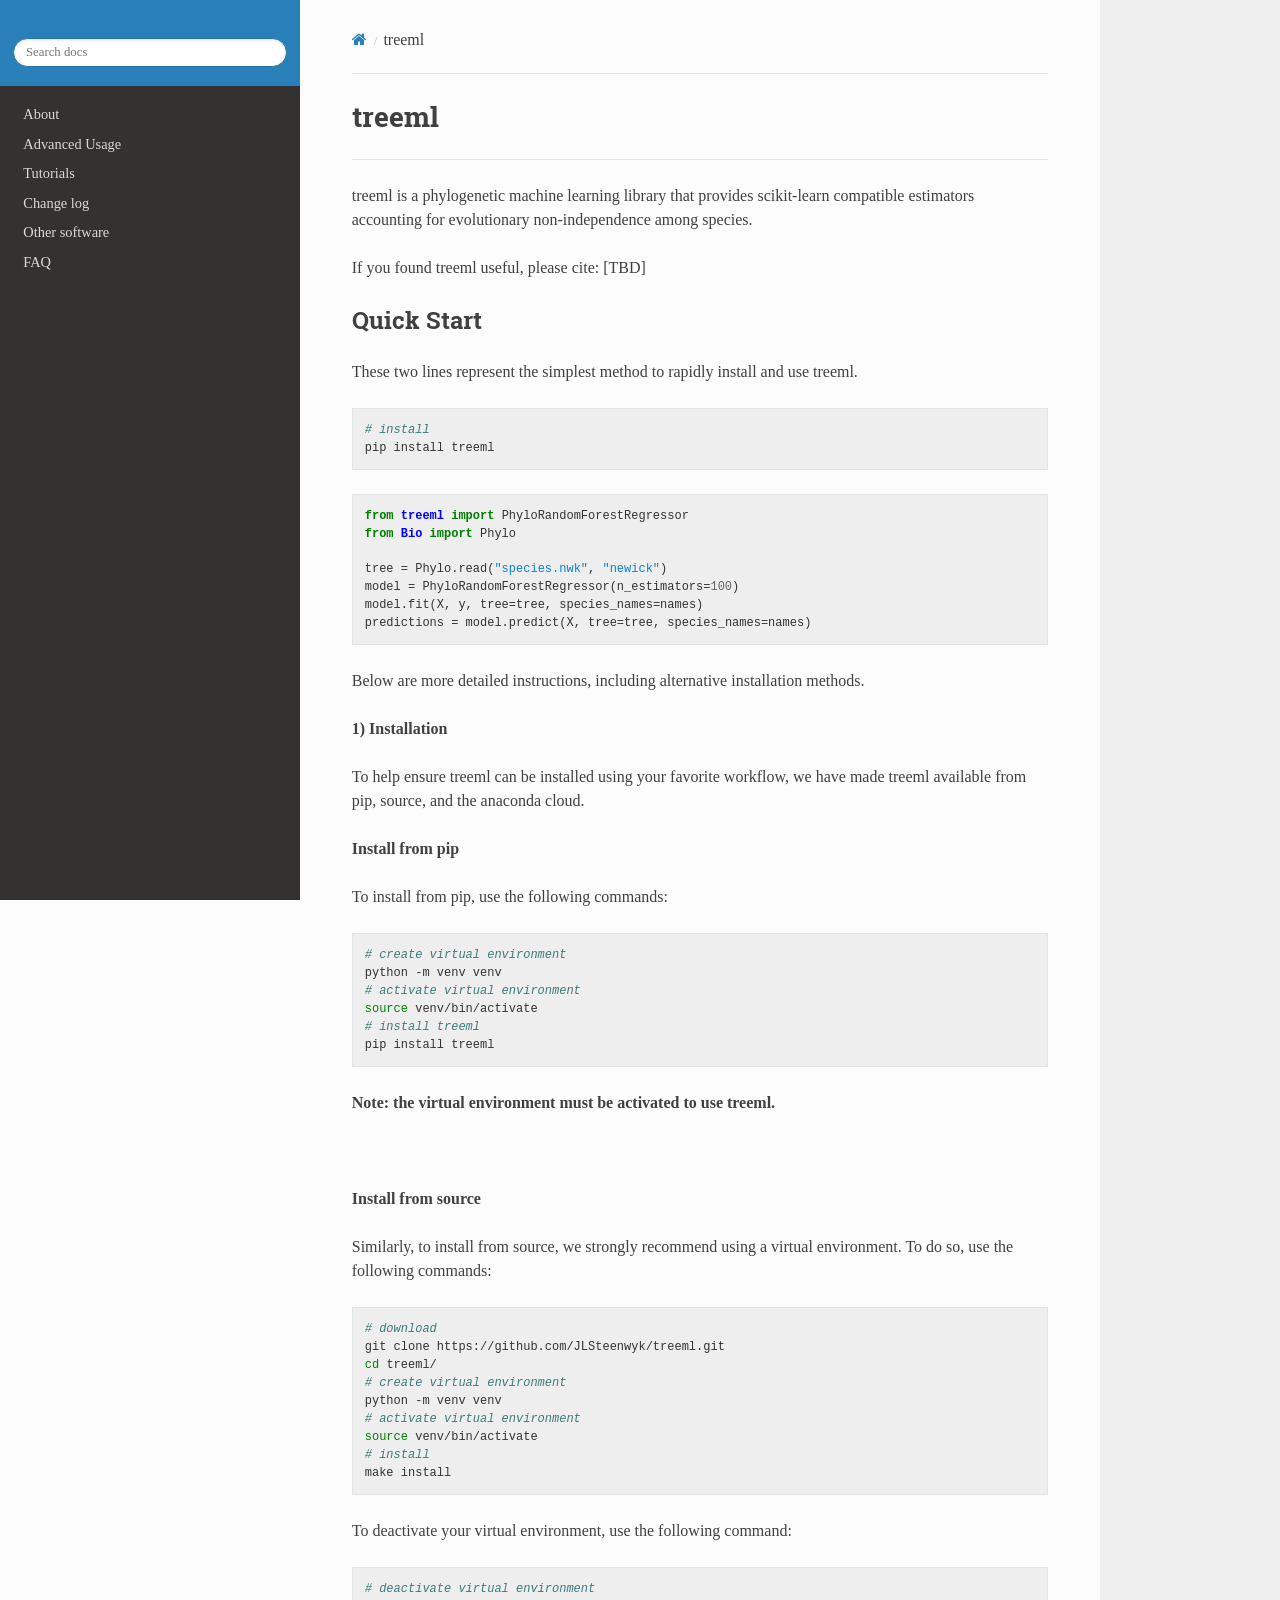
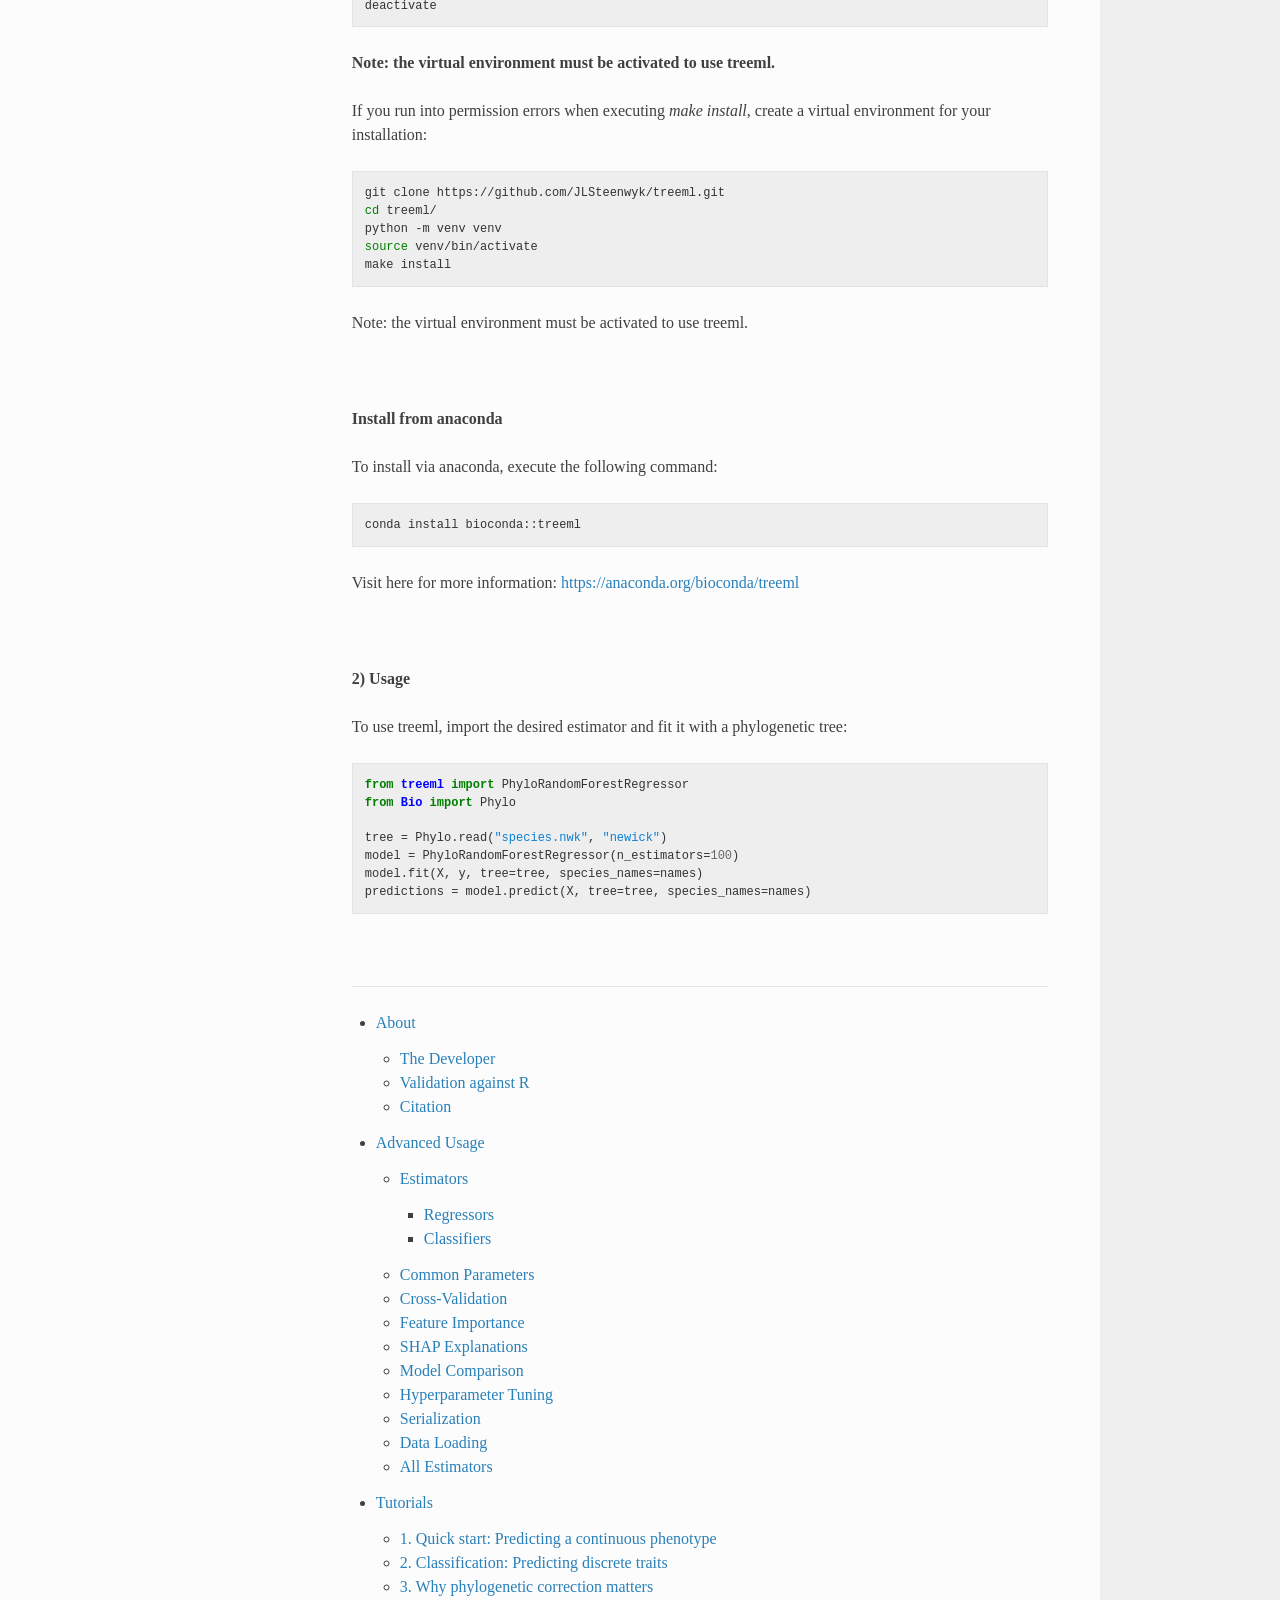
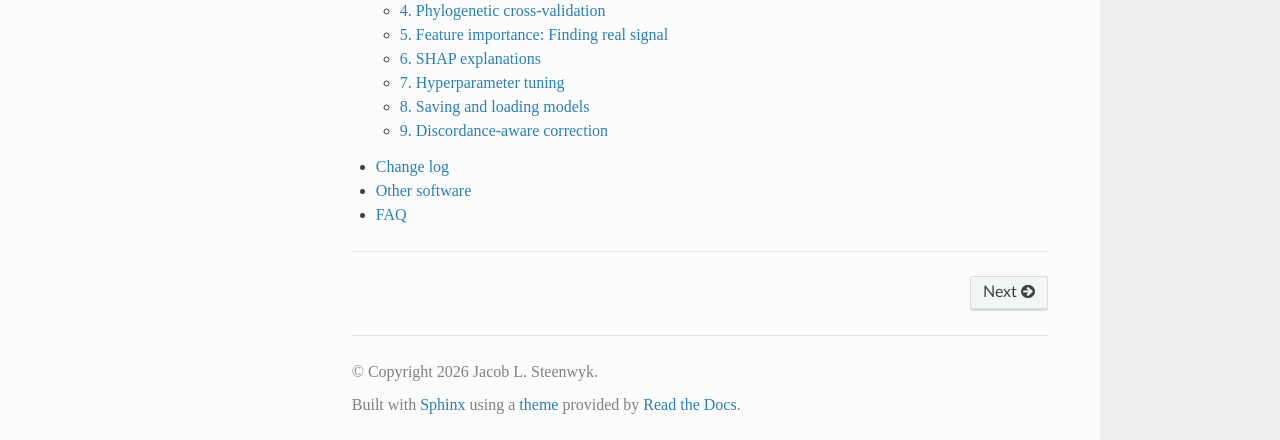
<file: index.html>
<!DOCTYPE html>
<html class="writer-html5" lang="en" data-content_root="./">
<head>
  <meta charset="utf-8" /><meta name="viewport" content="width=device-width, initial-scale=1" />

  <meta name="viewport" content="width=device-width, initial-scale=1.0" />
  <title>treeml &mdash; treeml  documentation</title>
      <link rel="stylesheet" type="text/css" href="_static/pygments.css?v=b86133f3" />
      <link rel="stylesheet" type="text/css" href="_static/css/theme.css?v=9edc463e" />
      <link rel="stylesheet" type="text/css" href="_static/custom.css?v=83f1d849" />

  
      <script src="_static/jquery.js?v=5d32c60e"></script>
      <script src="_static/_sphinx_javascript_frameworks_compat.js?v=2cd50e6c"></script>
      <script src="_static/documentation_options.js?v=5929fcd5"></script>
      <script src="_static/doctools.js?v=fd6eb6e6"></script>
      <script src="_static/sphinx_highlight.js?v=6ffebe34"></script>
    <script src="_static/js/theme.js"></script>
    <link rel="index" title="Index" href="genindex.html" />
    <link rel="search" title="Search" href="search.html" />
    <link rel="next" title="About" href="about/index.html" /> 
</head>

<body class="wy-body-for-nav"> 
  <div class="wy-grid-for-nav">
    <nav data-toggle="wy-nav-shift" class="wy-nav-side">
      <div class="wy-side-scroll">
        <div class="wy-side-nav-search" >

          
          
          <a href="#">
            
          </a>
<div role="search">
  <form id="rtd-search-form" class="wy-form" action="search.html" method="get">
    <input type="text" name="q" placeholder="Search docs" aria-label="Search docs" />
    <input type="hidden" name="check_keywords" value="yes" />
    <input type="hidden" name="area" value="default" />
  </form>
</div>
        </div><div class="wy-menu wy-menu-vertical" data-spy="affix" role="navigation" aria-label="Navigation menu">
              <ul>
<li class="toctree-l1"><a class="reference internal" href="about/index.html">About</a></li>
<li class="toctree-l1"><a class="reference internal" href="advanced/index.html">Advanced Usage</a></li>
<li class="toctree-l1"><a class="reference internal" href="tutorials/index.html">Tutorials</a></li>
<li class="toctree-l1"><a class="reference internal" href="change_log/index.html">Change log</a></li>
<li class="toctree-l1"><a class="reference internal" href="other_software/index.html">Other software</a></li>
<li class="toctree-l1"><a class="reference internal" href="frequently_asked_questions/index.html">FAQ</a></li>
</ul>

        </div>
      </div>
    </nav>

    <section data-toggle="wy-nav-shift" class="wy-nav-content-wrap"><nav class="wy-nav-top" aria-label="Mobile navigation menu" >
          <i data-toggle="wy-nav-top" class="fa fa-bars"></i>
          <a href="#">treeml</a>
      </nav>

      <div class="wy-nav-content">
        <div class="rst-content">
          <div role="navigation" aria-label="Page navigation">
  <ul class="wy-breadcrumbs">
      <li><a href="#" class="icon icon-home" aria-label="Home"></a></li>
      <li class="breadcrumb-item active">treeml</li>
      <li class="wy-breadcrumbs-aside">
      </li>
  </ul>
  <hr/>
</div>
          <div role="main" class="document" itemscope="itemscope" itemtype="http://schema.org/Article">
           <div itemprop="articleBody">
             
  <section id="treeml">
<h1>treeml<a class="headerlink" href="#treeml" title="Link to this heading"></a></h1>
<hr class="docutils" />
<p>treeml is a phylogenetic machine learning library that provides scikit-learn compatible estimators accounting for evolutionary non-independence among species.</p>
<p>If you found treeml useful, please cite: [TBD]</p>
<section id="quick-start">
<h2>Quick Start<a class="headerlink" href="#quick-start" title="Link to this heading"></a></h2>
<p>These two lines represent the simplest method to rapidly install and use treeml.</p>
<div class="highlight-shell notranslate"><div class="highlight"><pre><span></span><span class="c1"># install</span>
pip<span class="w"> </span>install<span class="w"> </span>treeml
</pre></div>
</div>
<div class="highlight-python notranslate"><div class="highlight"><pre><span></span><span class="kn">from</span><span class="w"> </span><span class="nn">treeml</span><span class="w"> </span><span class="kn">import</span> <span class="n">PhyloRandomForestRegressor</span>
<span class="kn">from</span><span class="w"> </span><span class="nn">Bio</span><span class="w"> </span><span class="kn">import</span> <span class="n">Phylo</span>

<span class="n">tree</span> <span class="o">=</span> <span class="n">Phylo</span><span class="o">.</span><span class="n">read</span><span class="p">(</span><span class="s2">&quot;species.nwk&quot;</span><span class="p">,</span> <span class="s2">&quot;newick&quot;</span><span class="p">)</span>
<span class="n">model</span> <span class="o">=</span> <span class="n">PhyloRandomForestRegressor</span><span class="p">(</span><span class="n">n_estimators</span><span class="o">=</span><span class="mi">100</span><span class="p">)</span>
<span class="n">model</span><span class="o">.</span><span class="n">fit</span><span class="p">(</span><span class="n">X</span><span class="p">,</span> <span class="n">y</span><span class="p">,</span> <span class="n">tree</span><span class="o">=</span><span class="n">tree</span><span class="p">,</span> <span class="n">species_names</span><span class="o">=</span><span class="n">names</span><span class="p">)</span>
<span class="n">predictions</span> <span class="o">=</span> <span class="n">model</span><span class="o">.</span><span class="n">predict</span><span class="p">(</span><span class="n">X</span><span class="p">,</span> <span class="n">tree</span><span class="o">=</span><span class="n">tree</span><span class="p">,</span> <span class="n">species_names</span><span class="o">=</span><span class="n">names</span><span class="p">)</span>
</pre></div>
</div>
<p>Below are more detailed instructions, including alternative installation methods.</p>
<p><strong>1) Installation</strong></p>
<p>To help ensure treeml can be installed using your favorite workflow, we have made treeml available from pip, source, and the anaconda cloud.</p>
<p><strong>Install from pip</strong></p>
<p>To install from pip, use the following commands:</p>
<div class="highlight-shell notranslate"><div class="highlight"><pre><span></span><span class="c1"># create virtual environment</span>
python<span class="w"> </span>-m<span class="w"> </span>venv<span class="w"> </span>venv
<span class="c1"># activate virtual environment</span>
<span class="nb">source</span><span class="w"> </span>venv/bin/activate
<span class="c1"># install treeml</span>
pip<span class="w"> </span>install<span class="w"> </span>treeml
</pre></div>
</div>
<p><strong>Note: the virtual environment must be activated to use treeml.</strong></p>
<div class="line-block">
<div class="line"><br /></div>
</div>
<p><strong>Install from source</strong></p>
<p>Similarly, to install from source, we strongly recommend using a virtual environment. To do so, use the following commands:</p>
<div class="highlight-shell notranslate"><div class="highlight"><pre><span></span><span class="c1"># download</span>
git<span class="w"> </span>clone<span class="w"> </span>https://github.com/JLSteenwyk/treeml.git
<span class="nb">cd</span><span class="w"> </span>treeml/
<span class="c1"># create virtual environment</span>
python<span class="w"> </span>-m<span class="w"> </span>venv<span class="w"> </span>venv
<span class="c1"># activate virtual environment</span>
<span class="nb">source</span><span class="w"> </span>venv/bin/activate
<span class="c1"># install</span>
make<span class="w"> </span>install
</pre></div>
</div>
<p>To deactivate your virtual environment, use the following command:</p>
<div class="highlight-shell notranslate"><div class="highlight"><pre><span></span><span class="c1"># deactivate virtual environment</span>
deactivate
</pre></div>
</div>
<p><strong>Note: the virtual environment must be activated to use treeml.</strong></p>
<p>If you run into permission errors when executing <em>make install</em>, create a
virtual environment for your installation:</p>
<div class="highlight-shell notranslate"><div class="highlight"><pre><span></span>git<span class="w"> </span>clone<span class="w"> </span>https://github.com/JLSteenwyk/treeml.git
<span class="nb">cd</span><span class="w"> </span>treeml/
python<span class="w"> </span>-m<span class="w"> </span>venv<span class="w"> </span>venv
<span class="nb">source</span><span class="w"> </span>venv/bin/activate
make<span class="w"> </span>install
</pre></div>
</div>
<p>Note: the virtual environment must be activated to use treeml.</p>
<div class="line-block">
<div class="line"><br /></div>
</div>
<p><strong>Install from anaconda</strong></p>
<p>To install via anaconda, execute the following command:</p>
<div class="highlight-shell notranslate"><div class="highlight"><pre><span></span>conda<span class="w"> </span>install<span class="w"> </span>bioconda::treeml
</pre></div>
</div>
<p>Visit here for more information: <a class="reference external" href="https://anaconda.org/bioconda/treeml">https://anaconda.org/bioconda/treeml</a></p>
<div class="line-block">
<div class="line"><br /></div>
</div>
<p><strong>2) Usage</strong></p>
<p>To use treeml, import the desired estimator and fit it with a phylogenetic tree:</p>
<div class="highlight-python notranslate"><div class="highlight"><pre><span></span><span class="kn">from</span><span class="w"> </span><span class="nn">treeml</span><span class="w"> </span><span class="kn">import</span> <span class="n">PhyloRandomForestRegressor</span>
<span class="kn">from</span><span class="w"> </span><span class="nn">Bio</span><span class="w"> </span><span class="kn">import</span> <span class="n">Phylo</span>

<span class="n">tree</span> <span class="o">=</span> <span class="n">Phylo</span><span class="o">.</span><span class="n">read</span><span class="p">(</span><span class="s2">&quot;species.nwk&quot;</span><span class="p">,</span> <span class="s2">&quot;newick&quot;</span><span class="p">)</span>
<span class="n">model</span> <span class="o">=</span> <span class="n">PhyloRandomForestRegressor</span><span class="p">(</span><span class="n">n_estimators</span><span class="o">=</span><span class="mi">100</span><span class="p">)</span>
<span class="n">model</span><span class="o">.</span><span class="n">fit</span><span class="p">(</span><span class="n">X</span><span class="p">,</span> <span class="n">y</span><span class="p">,</span> <span class="n">tree</span><span class="o">=</span><span class="n">tree</span><span class="p">,</span> <span class="n">species_names</span><span class="o">=</span><span class="n">names</span><span class="p">)</span>
<span class="n">predictions</span> <span class="o">=</span> <span class="n">model</span><span class="o">.</span><span class="n">predict</span><span class="p">(</span><span class="n">X</span><span class="p">,</span> <span class="n">tree</span><span class="o">=</span><span class="n">tree</span><span class="p">,</span> <span class="n">species_names</span><span class="o">=</span><span class="n">names</span><span class="p">)</span>
</pre></div>
</div>
<div class="line-block">
<div class="line"><br /></div>
</div>
<hr class="docutils" />
<div class="toctree-wrapper compound">
<ul>
<li class="toctree-l1"><a class="reference internal" href="about/index.html">About</a><ul>
<li class="toctree-l2"><a class="reference internal" href="about/index.html#the-developer">The Developer</a></li>
<li class="toctree-l2"><a class="reference internal" href="about/index.html#validation-against-r">Validation against R</a></li>
<li class="toctree-l2"><a class="reference internal" href="about/index.html#citation">Citation</a></li>
</ul>
</li>
<li class="toctree-l1"><a class="reference internal" href="advanced/index.html">Advanced Usage</a><ul>
<li class="toctree-l2"><a class="reference internal" href="advanced/index.html#estimators">Estimators</a><ul>
<li class="toctree-l3"><a class="reference internal" href="advanced/index.html#regressors">Regressors</a></li>
<li class="toctree-l3"><a class="reference internal" href="advanced/index.html#classifiers">Classifiers</a></li>
</ul>
</li>
<li class="toctree-l2"><a class="reference internal" href="advanced/index.html#common-parameters">Common Parameters</a></li>
<li class="toctree-l2"><a class="reference internal" href="advanced/index.html#cross-validation">Cross-Validation</a></li>
<li class="toctree-l2"><a class="reference internal" href="advanced/index.html#feature-importance">Feature Importance</a></li>
<li class="toctree-l2"><a class="reference internal" href="advanced/index.html#shap-explanations">SHAP Explanations</a></li>
<li class="toctree-l2"><a class="reference internal" href="advanced/index.html#model-comparison">Model Comparison</a></li>
<li class="toctree-l2"><a class="reference internal" href="advanced/index.html#hyperparameter-tuning">Hyperparameter Tuning</a></li>
<li class="toctree-l2"><a class="reference internal" href="advanced/index.html#serialization">Serialization</a></li>
<li class="toctree-l2"><a class="reference internal" href="advanced/index.html#data-loading">Data Loading</a></li>
<li class="toctree-l2"><a class="reference internal" href="advanced/index.html#all-estimators">All Estimators</a></li>
</ul>
</li>
<li class="toctree-l1"><a class="reference internal" href="tutorials/index.html">Tutorials</a><ul>
<li class="toctree-l2"><a class="reference internal" href="tutorials/index.html#quick-start-predicting-a-continuous-phenotype">1. Quick start: Predicting a continuous phenotype</a></li>
<li class="toctree-l2"><a class="reference internal" href="tutorials/index.html#classification-predicting-discrete-traits">2. Classification: Predicting discrete traits</a></li>
<li class="toctree-l2"><a class="reference internal" href="tutorials/index.html#why-phylogenetic-correction-matters">3. Why phylogenetic correction matters</a></li>
<li class="toctree-l2"><a class="reference internal" href="tutorials/index.html#phylogenetic-cross-validation">4. Phylogenetic cross-validation</a></li>
<li class="toctree-l2"><a class="reference internal" href="tutorials/index.html#feature-importance-finding-real-signal">5. Feature importance: Finding real signal</a></li>
<li class="toctree-l2"><a class="reference internal" href="tutorials/index.html#shap-explanations">6. SHAP explanations</a></li>
<li class="toctree-l2"><a class="reference internal" href="tutorials/index.html#hyperparameter-tuning">7. Hyperparameter tuning</a></li>
<li class="toctree-l2"><a class="reference internal" href="tutorials/index.html#saving-and-loading-models">8. Saving and loading models</a></li>
<li class="toctree-l2"><a class="reference internal" href="tutorials/index.html#discordance-aware-correction">9. Discordance-aware correction</a></li>
</ul>
</li>
<li class="toctree-l1"><a class="reference internal" href="change_log/index.html">Change log</a></li>
<li class="toctree-l1"><a class="reference internal" href="other_software/index.html">Other software</a></li>
<li class="toctree-l1"><a class="reference internal" href="frequently_asked_questions/index.html">FAQ</a></li>
</ul>
</div>
<hr class="docutils" />
</section>
</section>


           </div>
          </div>
          <footer><div class="rst-footer-buttons" role="navigation" aria-label="Footer">
        <a href="about/index.html" class="btn btn-neutral float-right" title="About" accesskey="n" rel="next">Next <span class="fa fa-arrow-circle-right" aria-hidden="true"></span></a>
    </div>

  <hr/>

  <div role="contentinfo">
    <p>&#169; Copyright 2026 Jacob L. Steenwyk.</p>
  </div>

  Built with <a href="https://www.sphinx-doc.org/">Sphinx</a> using a
    <a href="https://github.com/readthedocs/sphinx_rtd_theme">theme</a>
    provided by <a href="https://readthedocs.org">Read the Docs</a>.
   

</footer>
        </div>
      </div>
    </section>
  </div>
  <script>
      jQuery(function () {
          SphinxRtdTheme.Navigation.enable(true);
      });
  </script> 

</body>
</html>
</file>
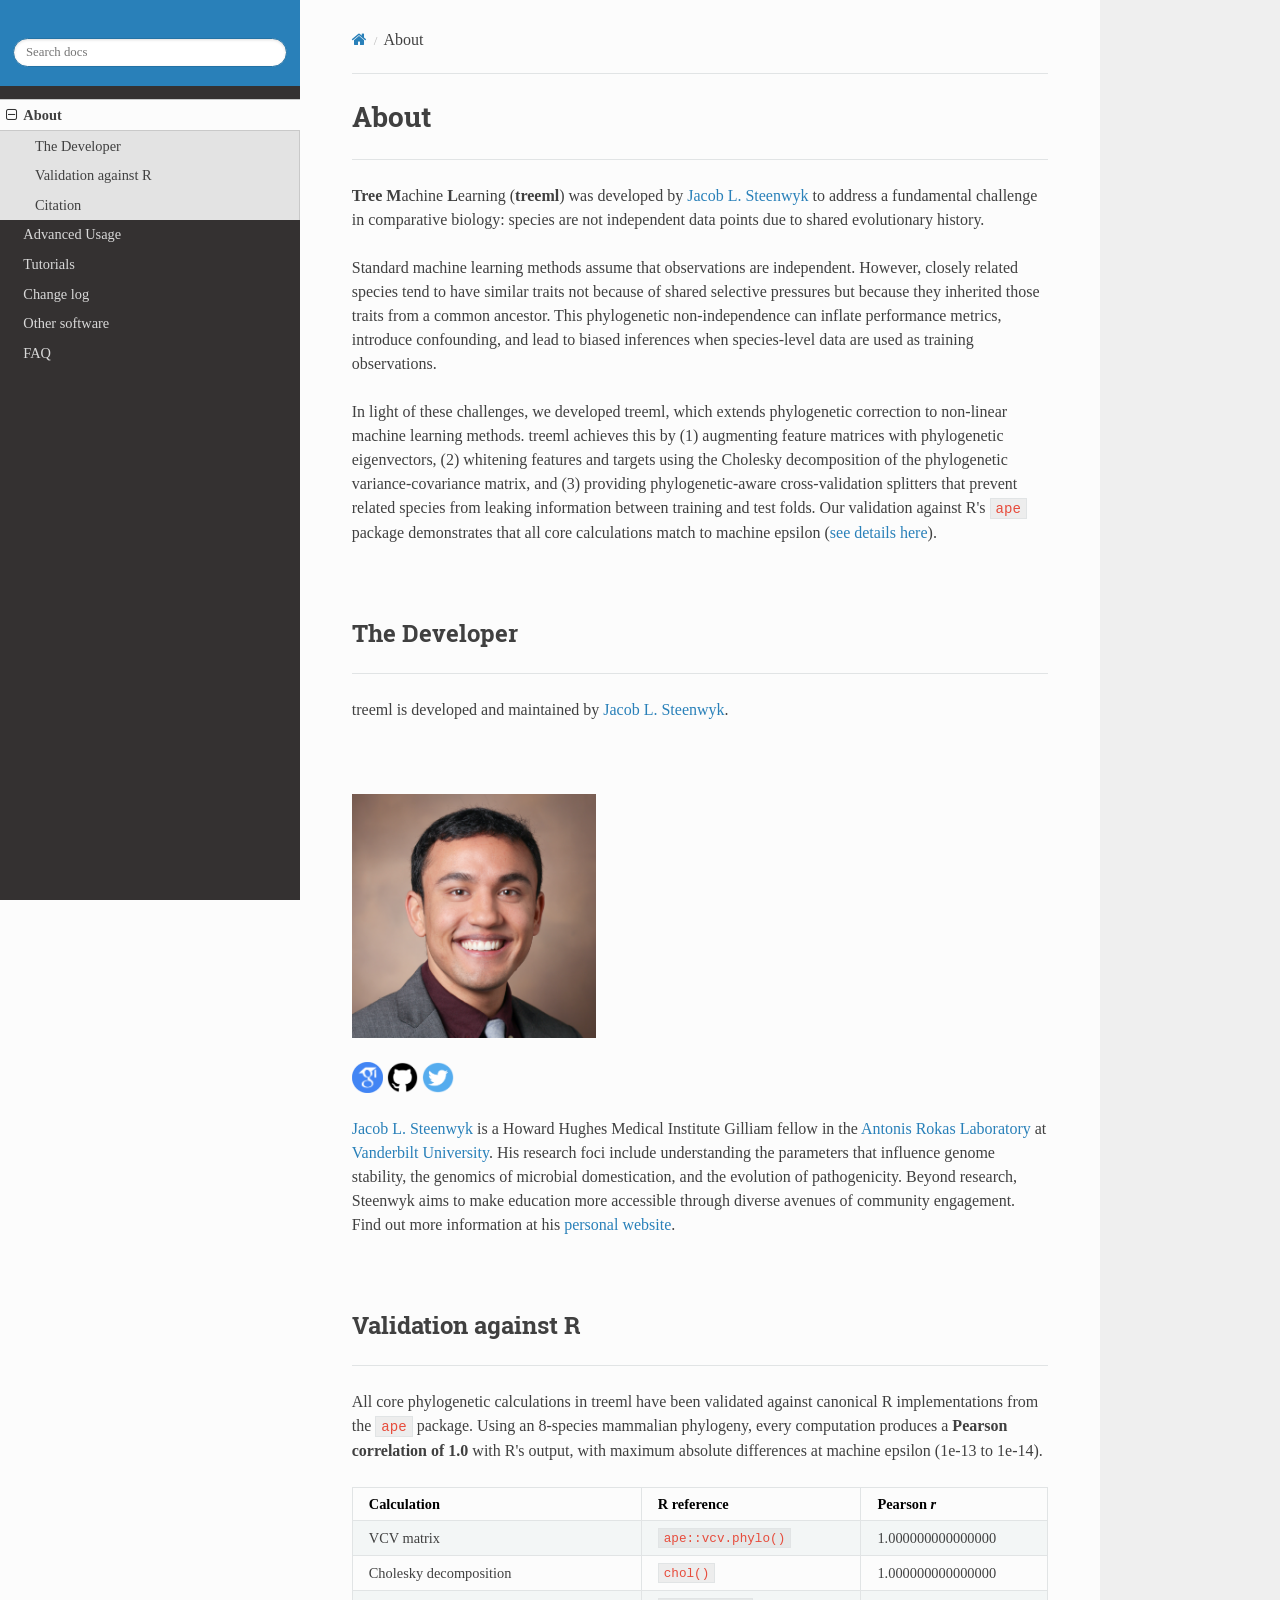
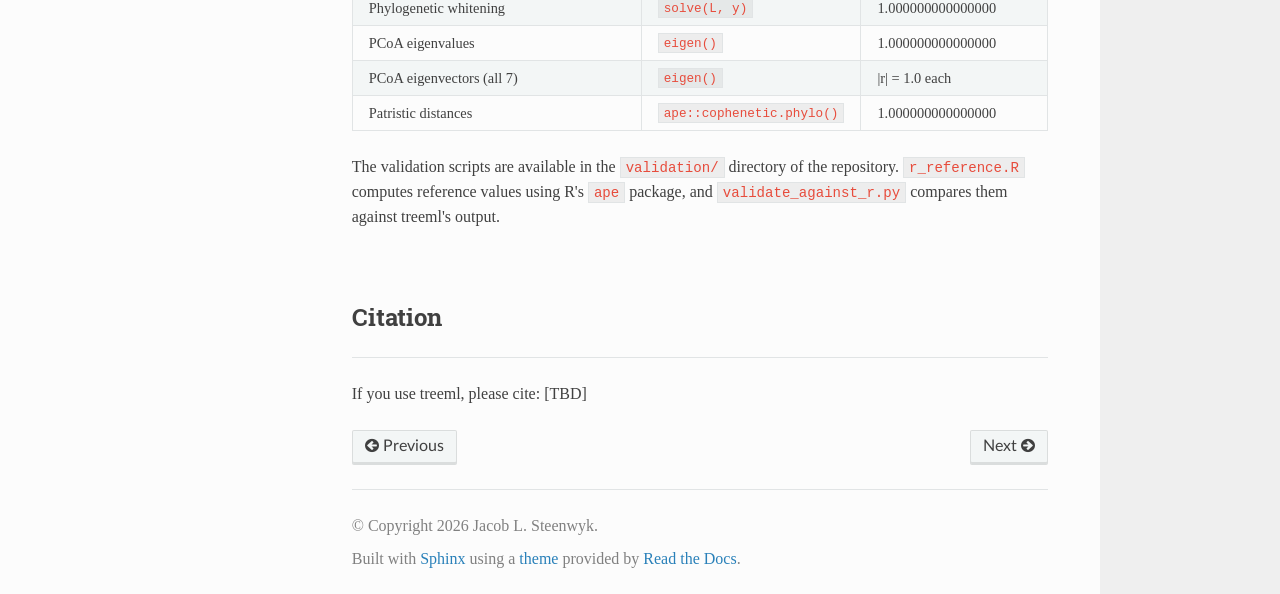
<file: about/index.html>
<!DOCTYPE html>
<html class="writer-html5" lang="en" data-content_root="../">
<head>
  <meta charset="utf-8" /><meta name="viewport" content="width=device-width, initial-scale=1" />

  <meta name="viewport" content="width=device-width, initial-scale=1.0" />
  <title>About &mdash; treeml  documentation</title>
      <link rel="stylesheet" type="text/css" href="../_static/pygments.css?v=b86133f3" />
      <link rel="stylesheet" type="text/css" href="../_static/css/theme.css?v=9edc463e" />
      <link rel="stylesheet" type="text/css" href="../_static/custom.css?v=83f1d849" />

  
      <script src="../_static/jquery.js?v=5d32c60e"></script>
      <script src="../_static/_sphinx_javascript_frameworks_compat.js?v=2cd50e6c"></script>
      <script src="../_static/documentation_options.js?v=5929fcd5"></script>
      <script src="../_static/doctools.js?v=fd6eb6e6"></script>
      <script src="../_static/sphinx_highlight.js?v=6ffebe34"></script>
    <script src="../_static/js/theme.js"></script>
    <link rel="index" title="Index" href="../genindex.html" />
    <link rel="search" title="Search" href="../search.html" />
    <link rel="next" title="Advanced Usage" href="../advanced/index.html" />
    <link rel="prev" title="treeml" href="../index.html" /> 
</head>

<body class="wy-body-for-nav"> 
  <div class="wy-grid-for-nav">
    <nav data-toggle="wy-nav-shift" class="wy-nav-side">
      <div class="wy-side-scroll">
        <div class="wy-side-nav-search" >

          
          
          <a href="../index.html">
            
          </a>
<div role="search">
  <form id="rtd-search-form" class="wy-form" action="../search.html" method="get">
    <input type="text" name="q" placeholder="Search docs" aria-label="Search docs" />
    <input type="hidden" name="check_keywords" value="yes" />
    <input type="hidden" name="area" value="default" />
  </form>
</div>
        </div><div class="wy-menu wy-menu-vertical" data-spy="affix" role="navigation" aria-label="Navigation menu">
              <ul class="current">
<li class="toctree-l1 current"><a class="current reference internal" href="#">About</a><ul>
<li class="toctree-l2"><a class="reference internal" href="#the-developer">The Developer</a></li>
<li class="toctree-l2"><a class="reference internal" href="#validation-against-r">Validation against R</a></li>
<li class="toctree-l2"><a class="reference internal" href="#citation">Citation</a></li>
</ul>
</li>
<li class="toctree-l1"><a class="reference internal" href="../advanced/index.html">Advanced Usage</a></li>
<li class="toctree-l1"><a class="reference internal" href="../tutorials/index.html">Tutorials</a></li>
<li class="toctree-l1"><a class="reference internal" href="../change_log/index.html">Change log</a></li>
<li class="toctree-l1"><a class="reference internal" href="../other_software/index.html">Other software</a></li>
<li class="toctree-l1"><a class="reference internal" href="../frequently_asked_questions/index.html">FAQ</a></li>
</ul>

        </div>
      </div>
    </nav>

    <section data-toggle="wy-nav-shift" class="wy-nav-content-wrap"><nav class="wy-nav-top" aria-label="Mobile navigation menu" >
          <i data-toggle="wy-nav-top" class="fa fa-bars"></i>
          <a href="../index.html">treeml</a>
      </nav>

      <div class="wy-nav-content">
        <div class="rst-content">
          <div role="navigation" aria-label="Page navigation">
  <ul class="wy-breadcrumbs">
      <li><a href="../index.html" class="icon icon-home" aria-label="Home"></a></li>
      <li class="breadcrumb-item active">About</li>
      <li class="wy-breadcrumbs-aside">
      </li>
  </ul>
  <hr/>
</div>
          <div role="main" class="document" itemscope="itemscope" itemtype="http://schema.org/Article">
           <div itemprop="articleBody">
             
  <section id="about">
<h1>About<a class="headerlink" href="#about" title="Link to this heading"></a></h1>
<hr class="docutils" />
<p><strong>Tree</strong> <strong>M</strong>achine <strong>L</strong>earning (<strong>treeml</strong>) was developed by
<a class="reference external" href="https://jlsteenwyk.github.io/">Jacob L. Steenwyk</a> to address a fundamental challenge
in comparative biology: species are not independent data points due to shared evolutionary history.</p>
<p>Standard machine learning methods assume that observations are independent. However, closely related
species tend to have similar traits not because of shared selective pressures but because they
inherited those traits from a common ancestor. This phylogenetic non-independence can inflate
performance metrics, introduce confounding, and lead to biased inferences when species-level data
are used as training observations.</p>
<p>In light of these challenges, we developed treeml, which extends phylogenetic correction to non-linear
machine learning methods. treeml achieves this by (1) augmenting feature matrices with phylogenetic
eigenvectors, (2) whitening features and targets using the Cholesky decomposition of the phylogenetic
variance-covariance matrix, and (3) providing phylogenetic-aware cross-validation splitters that
prevent related species from leaking information between training and test folds. Our validation
against R's <code class="docutils literal notranslate"><span class="pre">ape</span></code> package demonstrates that all core calculations match to machine epsilon
(<a class="reference internal" href="#validation"><span class="std std-ref">see details here</span></a>).</p>
<div class="line-block">
<div class="line"><br /></div>
</div>
<section id="the-developer">
<h2>The Developer<a class="headerlink" href="#the-developer" title="Link to this heading"></a></h2>
<hr class="docutils" />
<p>treeml is developed and maintained by <a class="reference external" href="https://jlsteenwyk.github.io/">Jacob L. Steenwyk</a>.</p>
<div class="line-block">
<div class="line"><br /></div>
</div>
<p><a class="reference internal" href="../_images/Steenwyk.jpg"><img alt="JLSteenwyk" src="../_images/Steenwyk.jpg" style="width: 35%;" /></a></p>
<p><a class="reference external" href="https://scholar.google.com/citations?user=VXV2j6gAAAAJ&amp;hl=en"><img alt="GoogleScholarSteenwyk" src="../_images/GoogleScholar.png" style="width: 4.5%;" /></a> <a class="reference external" href="https://github.com/JLSteenwyk"><img alt="GitHubSteenwyk" src="../_images/Github.png" style="width: 4.5%;" /></a> <a class="reference external" href="https://twitter.com/jlsteenwyk"><img alt="TwitterSteenwyk" src="../_images/Twitter.png" style="width: 4.5%;" /></a></p>
<p><a class="reference external" href="https://jlsteenwyk.github.io/">Jacob L. Steenwyk</a> is a Howard Hughes Medical Institute
Gilliam fellow in the <a class="reference external" href="https://as.vanderbilt.edu/rokaslab/">Antonis Rokas Laboratory</a> at
<a class="reference external" href="https://www.vanderbilt.edu/">Vanderbilt University</a>. His research foci include understanding
the parameters that influence genome stability, the genomics of microbial domestication, and
the evolution of pathogenicity. Beyond research, Steenwyk aims to make education more accessible
through diverse avenues of community engagement. Find out more information at his
<a class="reference external" href="http://jlsteenwyk.github.io/">personal website</a>.</p>
<div class="line-block">
<div class="line"><br /></div>
</div>
</section>
<section id="validation-against-r">
<span id="validation"></span><h2>Validation against R<a class="headerlink" href="#validation-against-r" title="Link to this heading"></a></h2>
<hr class="docutils" />
<p>All core phylogenetic calculations in treeml have been validated against canonical
R implementations from the <code class="docutils literal notranslate"><span class="pre">ape</span></code> package. Using an 8-species mammalian phylogeny,
every computation produces a <strong>Pearson correlation of 1.0</strong> with R's output, with
maximum absolute differences at machine epsilon (1e-13 to 1e-14).</p>
<table class="docutils align-default">
<colgroup>
<col style="width: 44.4%" />
<col style="width: 27.8%" />
<col style="width: 27.8%" />
</colgroup>
<thead>
<tr class="row-odd"><th class="head"><p>Calculation</p></th>
<th class="head"><p>R reference</p></th>
<th class="head"><p>Pearson <em>r</em></p></th>
</tr>
</thead>
<tbody>
<tr class="row-even"><td><p>VCV matrix</p></td>
<td><p><code class="docutils literal notranslate"><span class="pre">ape::vcv.phylo()</span></code></p></td>
<td><p>1.000000000000000</p></td>
</tr>
<tr class="row-odd"><td><p>Cholesky decomposition</p></td>
<td><p><code class="docutils literal notranslate"><span class="pre">chol()</span></code></p></td>
<td><p>1.000000000000000</p></td>
</tr>
<tr class="row-even"><td><p>Phylogenetic whitening</p></td>
<td><p><code class="docutils literal notranslate"><span class="pre">solve(L,</span> <span class="pre">y)</span></code></p></td>
<td><p>1.000000000000000</p></td>
</tr>
<tr class="row-odd"><td><p>PCoA eigenvalues</p></td>
<td><p><code class="docutils literal notranslate"><span class="pre">eigen()</span></code></p></td>
<td><p>1.000000000000000</p></td>
</tr>
<tr class="row-even"><td><p>PCoA eigenvectors (all 7)</p></td>
<td><p><code class="docutils literal notranslate"><span class="pre">eigen()</span></code></p></td>
<td><p>|r| = 1.0 each</p></td>
</tr>
<tr class="row-odd"><td><p>Patristic distances</p></td>
<td><p><code class="docutils literal notranslate"><span class="pre">ape::cophenetic.phylo()</span></code></p></td>
<td><p>1.000000000000000</p></td>
</tr>
</tbody>
</table>
<p>The validation scripts are available in the <code class="docutils literal notranslate"><span class="pre">validation/</span></code> directory of the
repository. <code class="docutils literal notranslate"><span class="pre">r_reference.R</span></code> computes reference values using R's <code class="docutils literal notranslate"><span class="pre">ape</span></code> package,
and <code class="docutils literal notranslate"><span class="pre">validate_against_r.py</span></code> compares them against treeml's output.</p>
<div class="line-block">
<div class="line"><br /></div>
</div>
</section>
<section id="citation">
<h2>Citation<a class="headerlink" href="#citation" title="Link to this heading"></a></h2>
<hr class="docutils" />
<p>If you use treeml, please cite: [TBD]</p>
</section>
</section>


           </div>
          </div>
          <footer><div class="rst-footer-buttons" role="navigation" aria-label="Footer">
        <a href="../index.html" class="btn btn-neutral float-left" title="treeml" accesskey="p" rel="prev"><span class="fa fa-arrow-circle-left" aria-hidden="true"></span> Previous</a>
        <a href="../advanced/index.html" class="btn btn-neutral float-right" title="Advanced Usage" accesskey="n" rel="next">Next <span class="fa fa-arrow-circle-right" aria-hidden="true"></span></a>
    </div>

  <hr/>

  <div role="contentinfo">
    <p>&#169; Copyright 2026 Jacob L. Steenwyk.</p>
  </div>

  Built with <a href="https://www.sphinx-doc.org/">Sphinx</a> using a
    <a href="https://github.com/readthedocs/sphinx_rtd_theme">theme</a>
    provided by <a href="https://readthedocs.org">Read the Docs</a>.
   

</footer>
        </div>
      </div>
    </section>
  </div>
  <script>
      jQuery(function () {
          SphinxRtdTheme.Navigation.enable(true);
      });
  </script> 

</body>
</html>
</file>
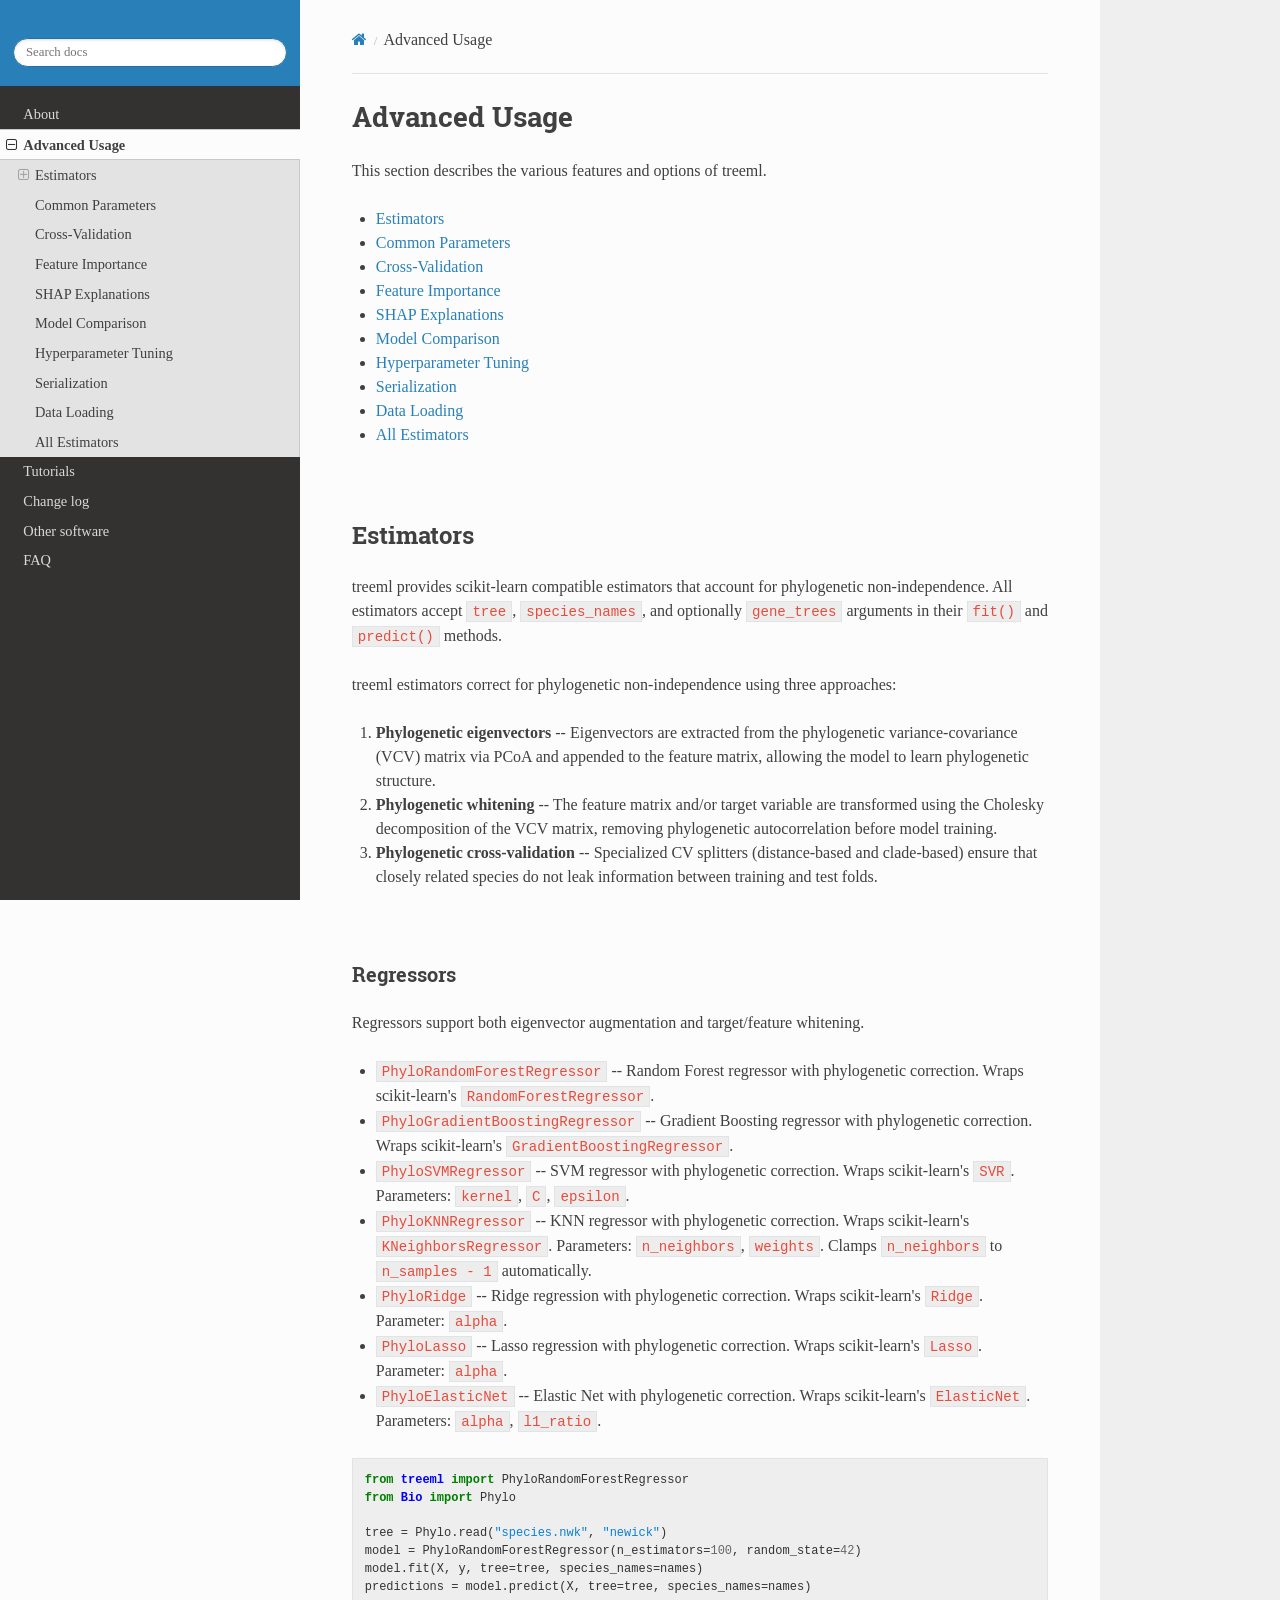
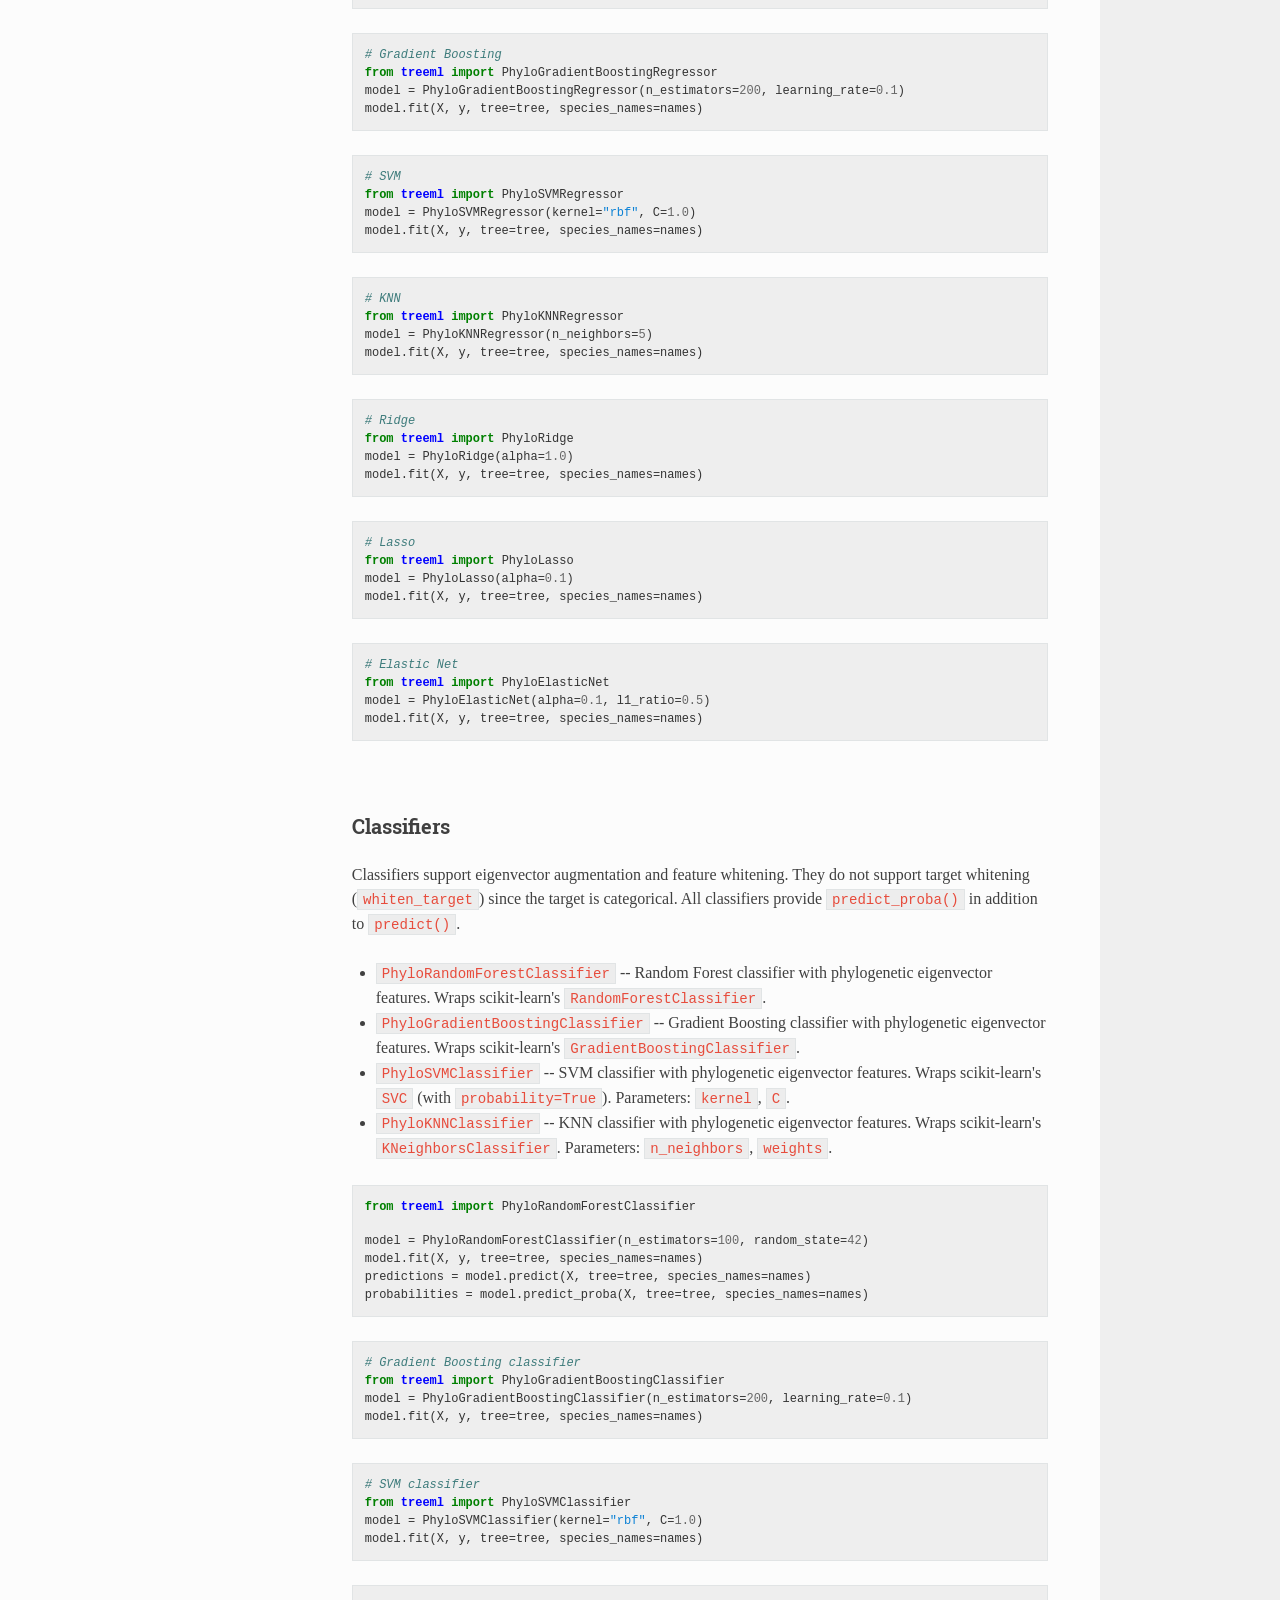
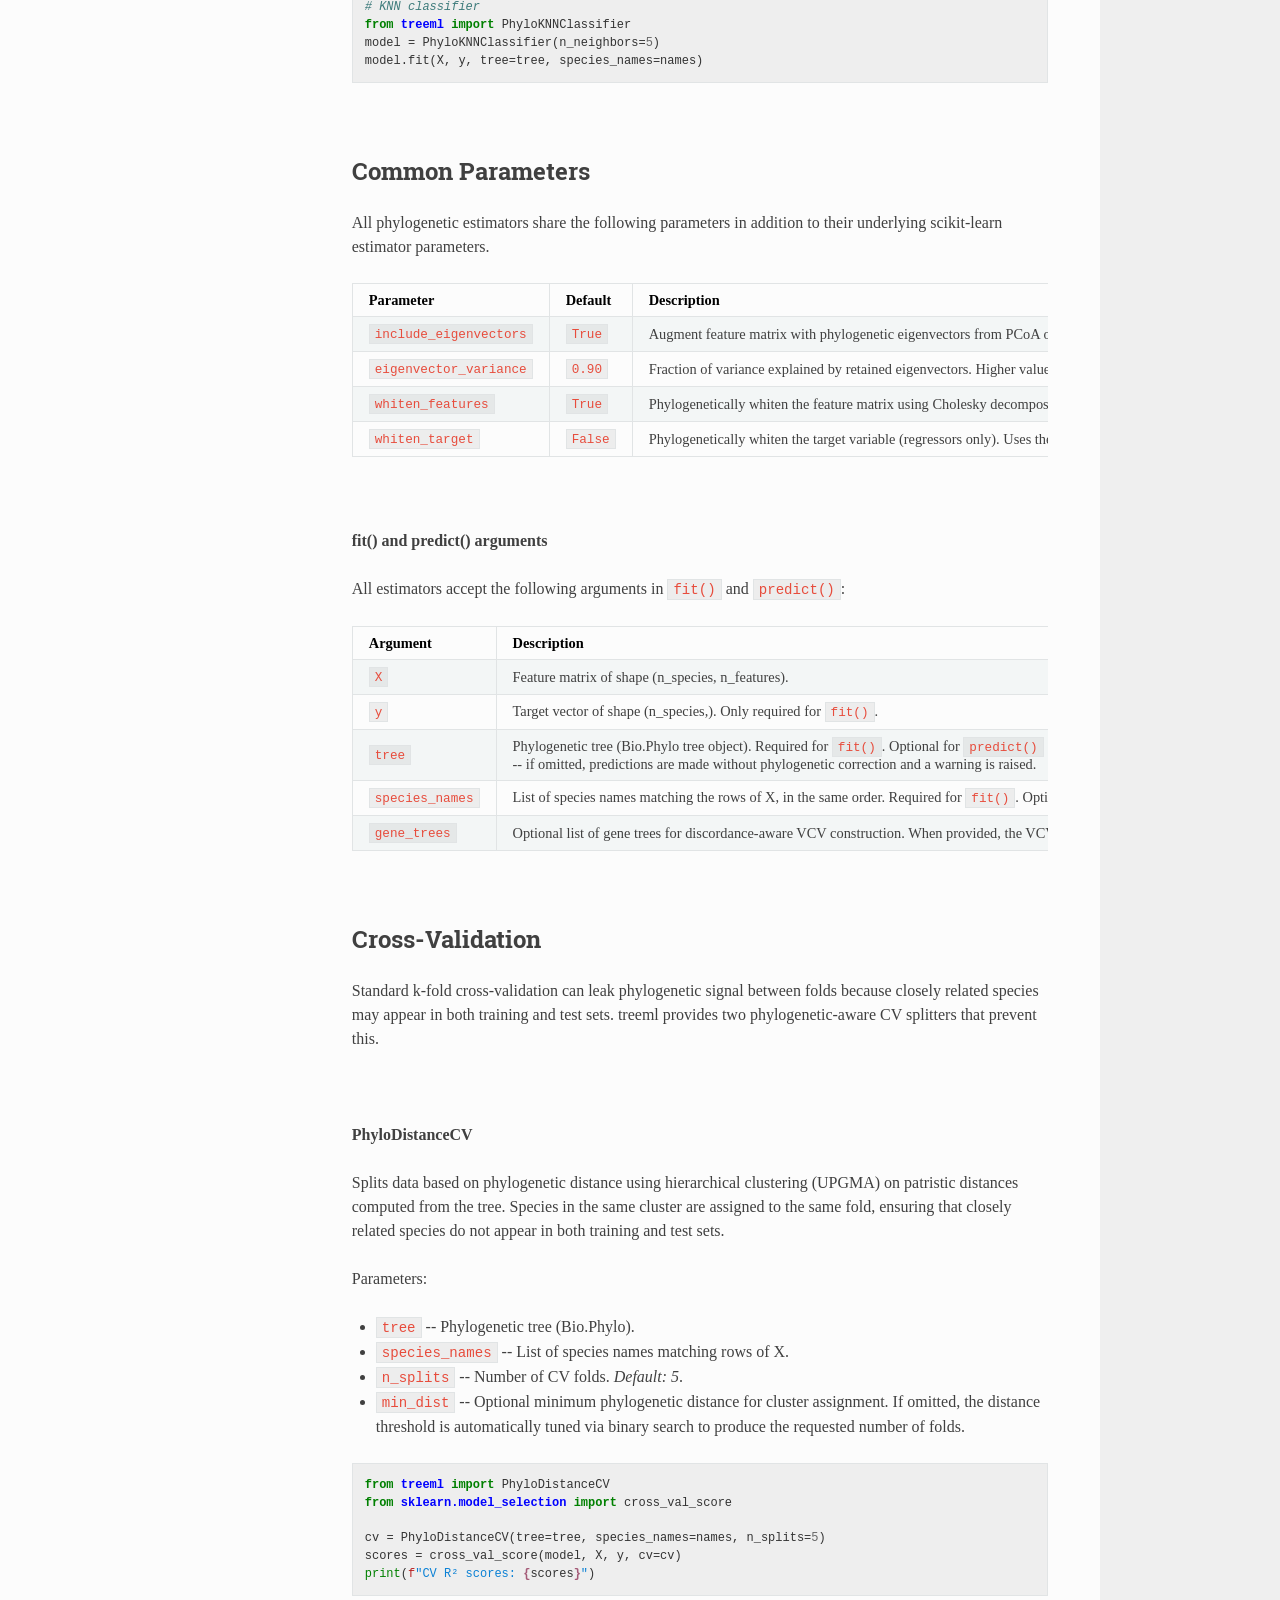
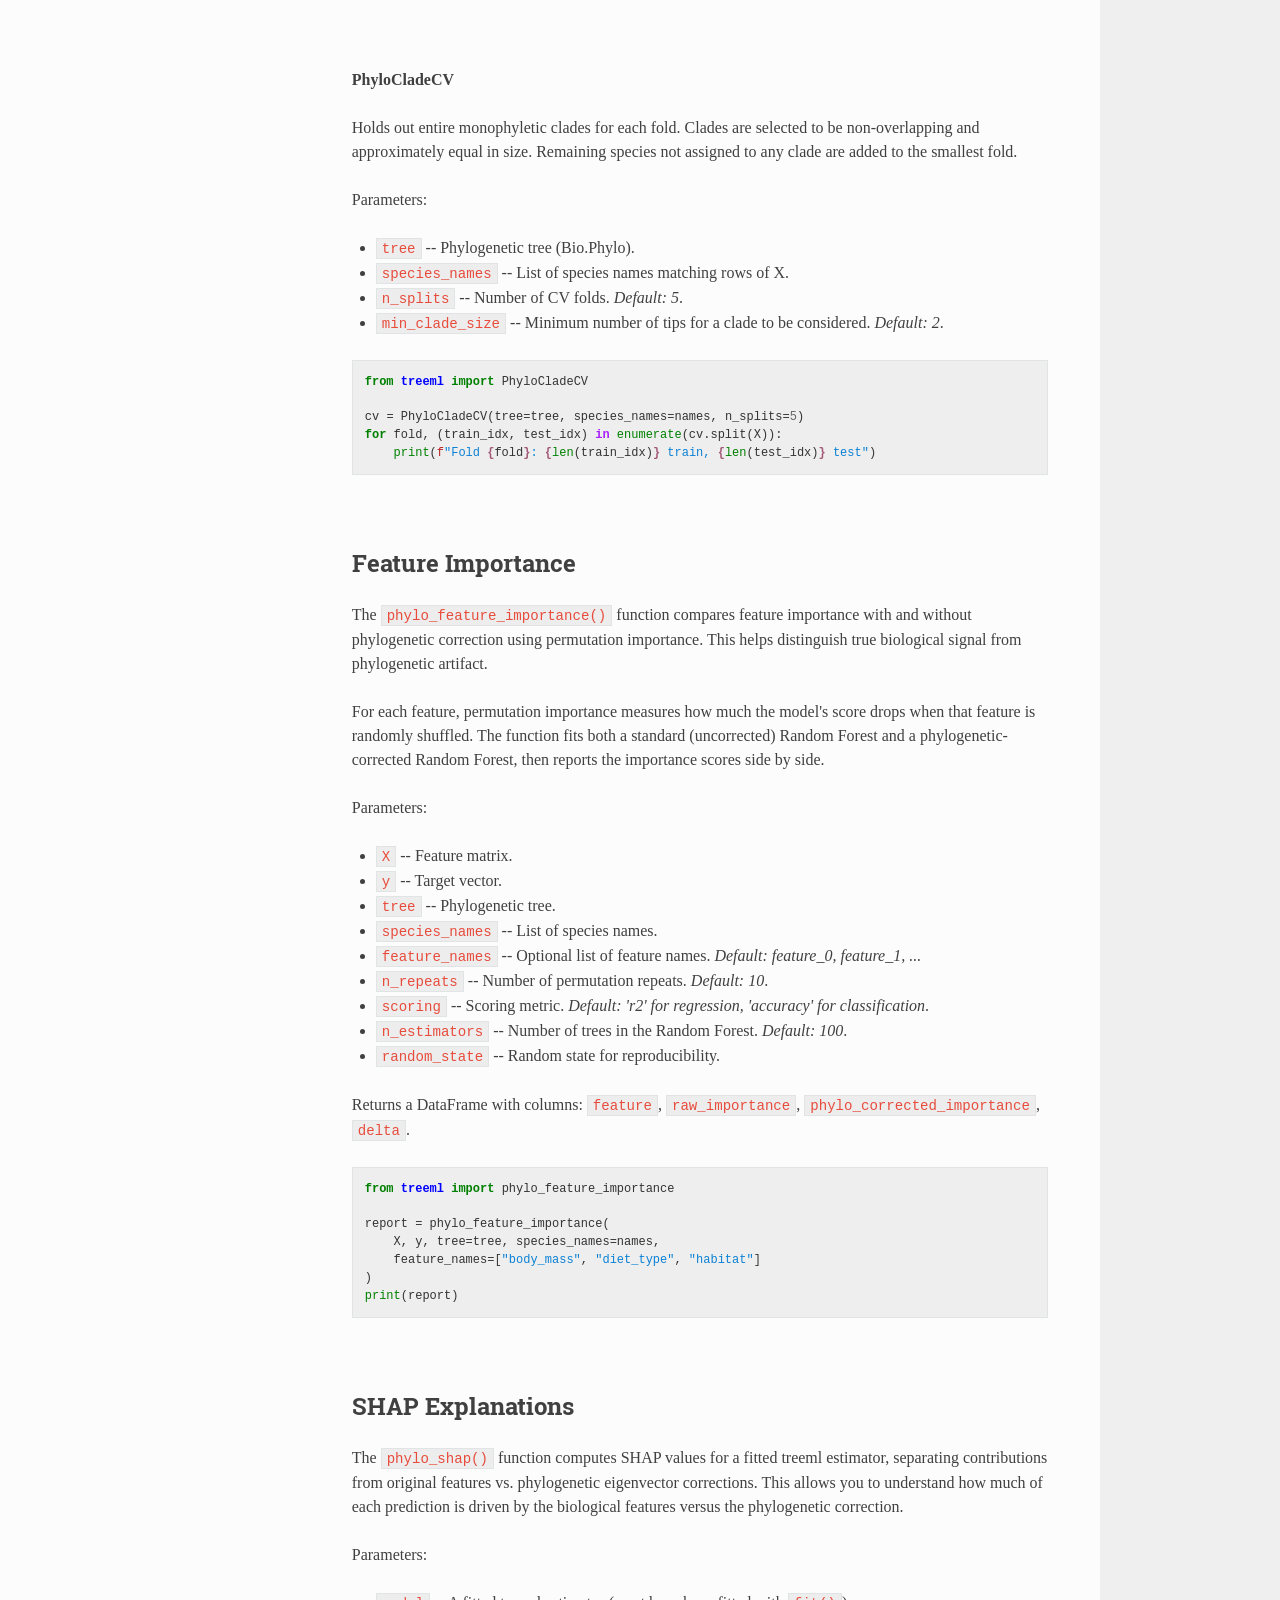
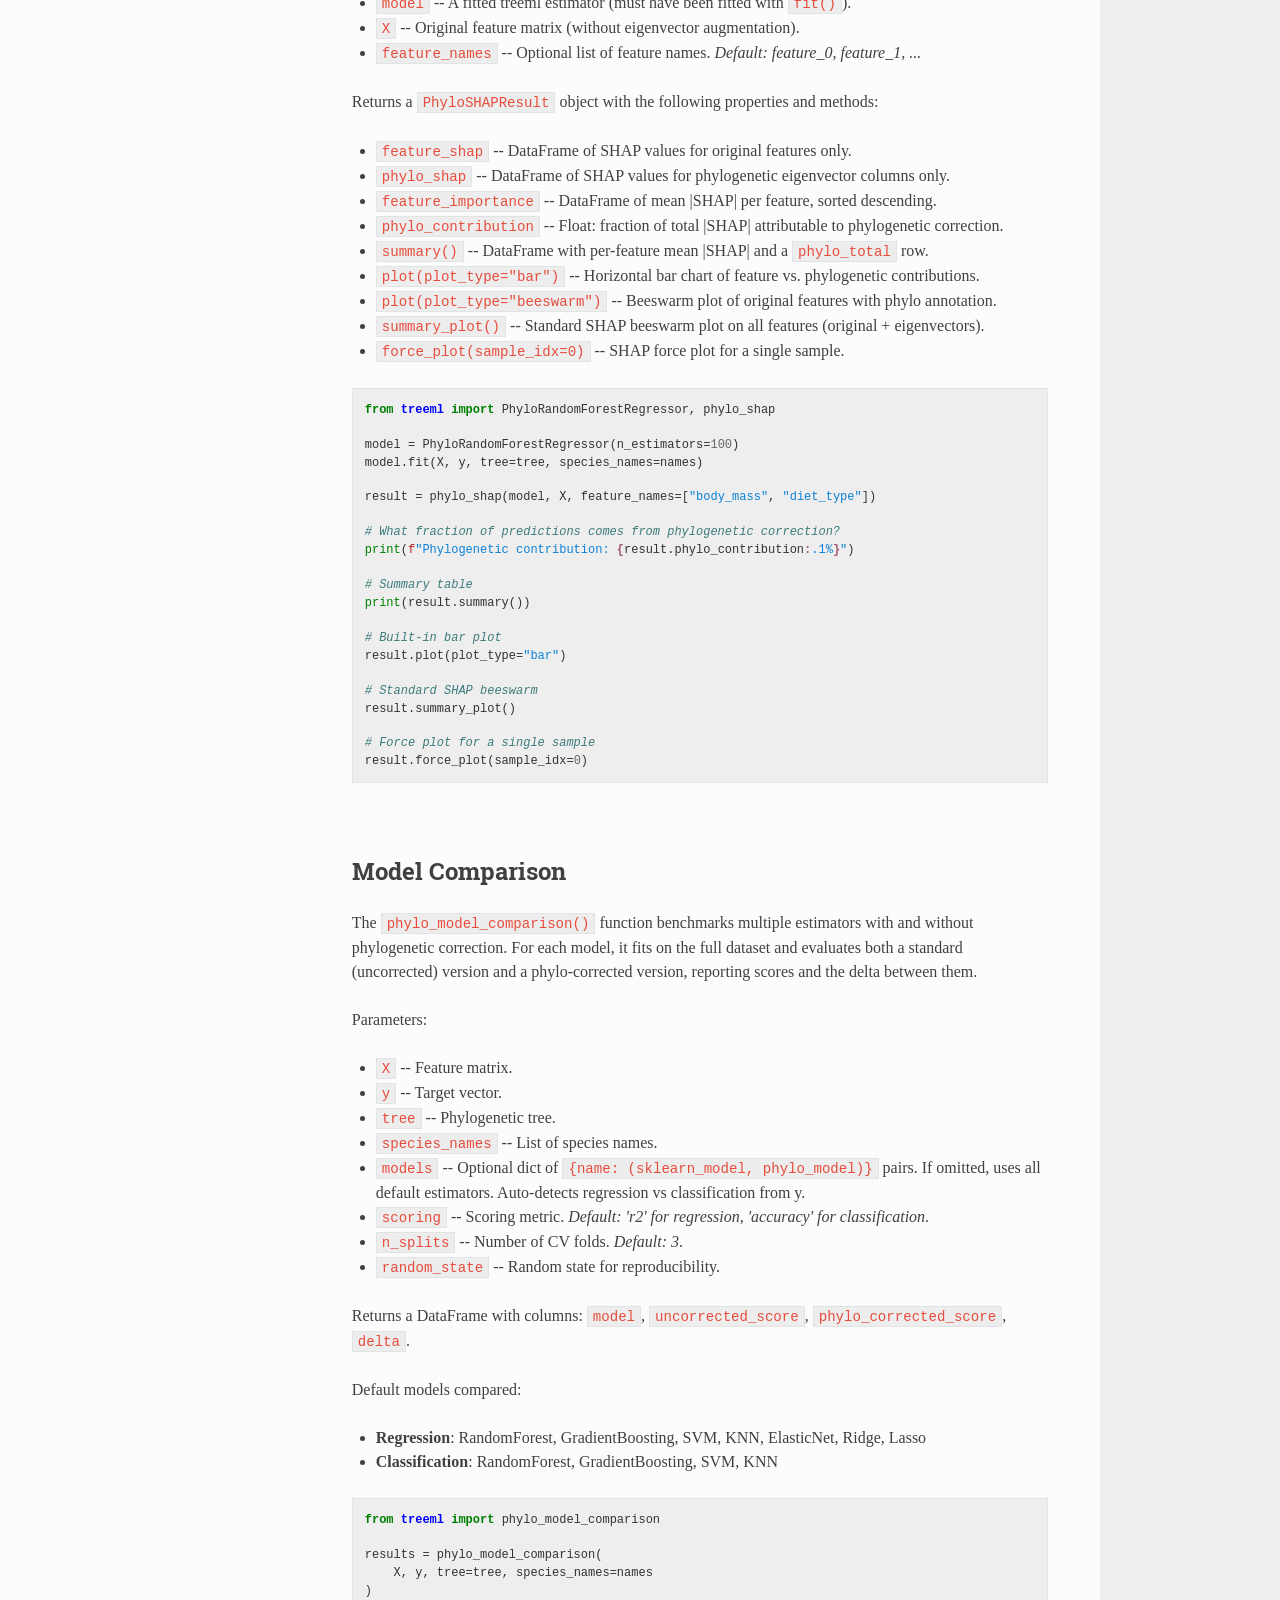
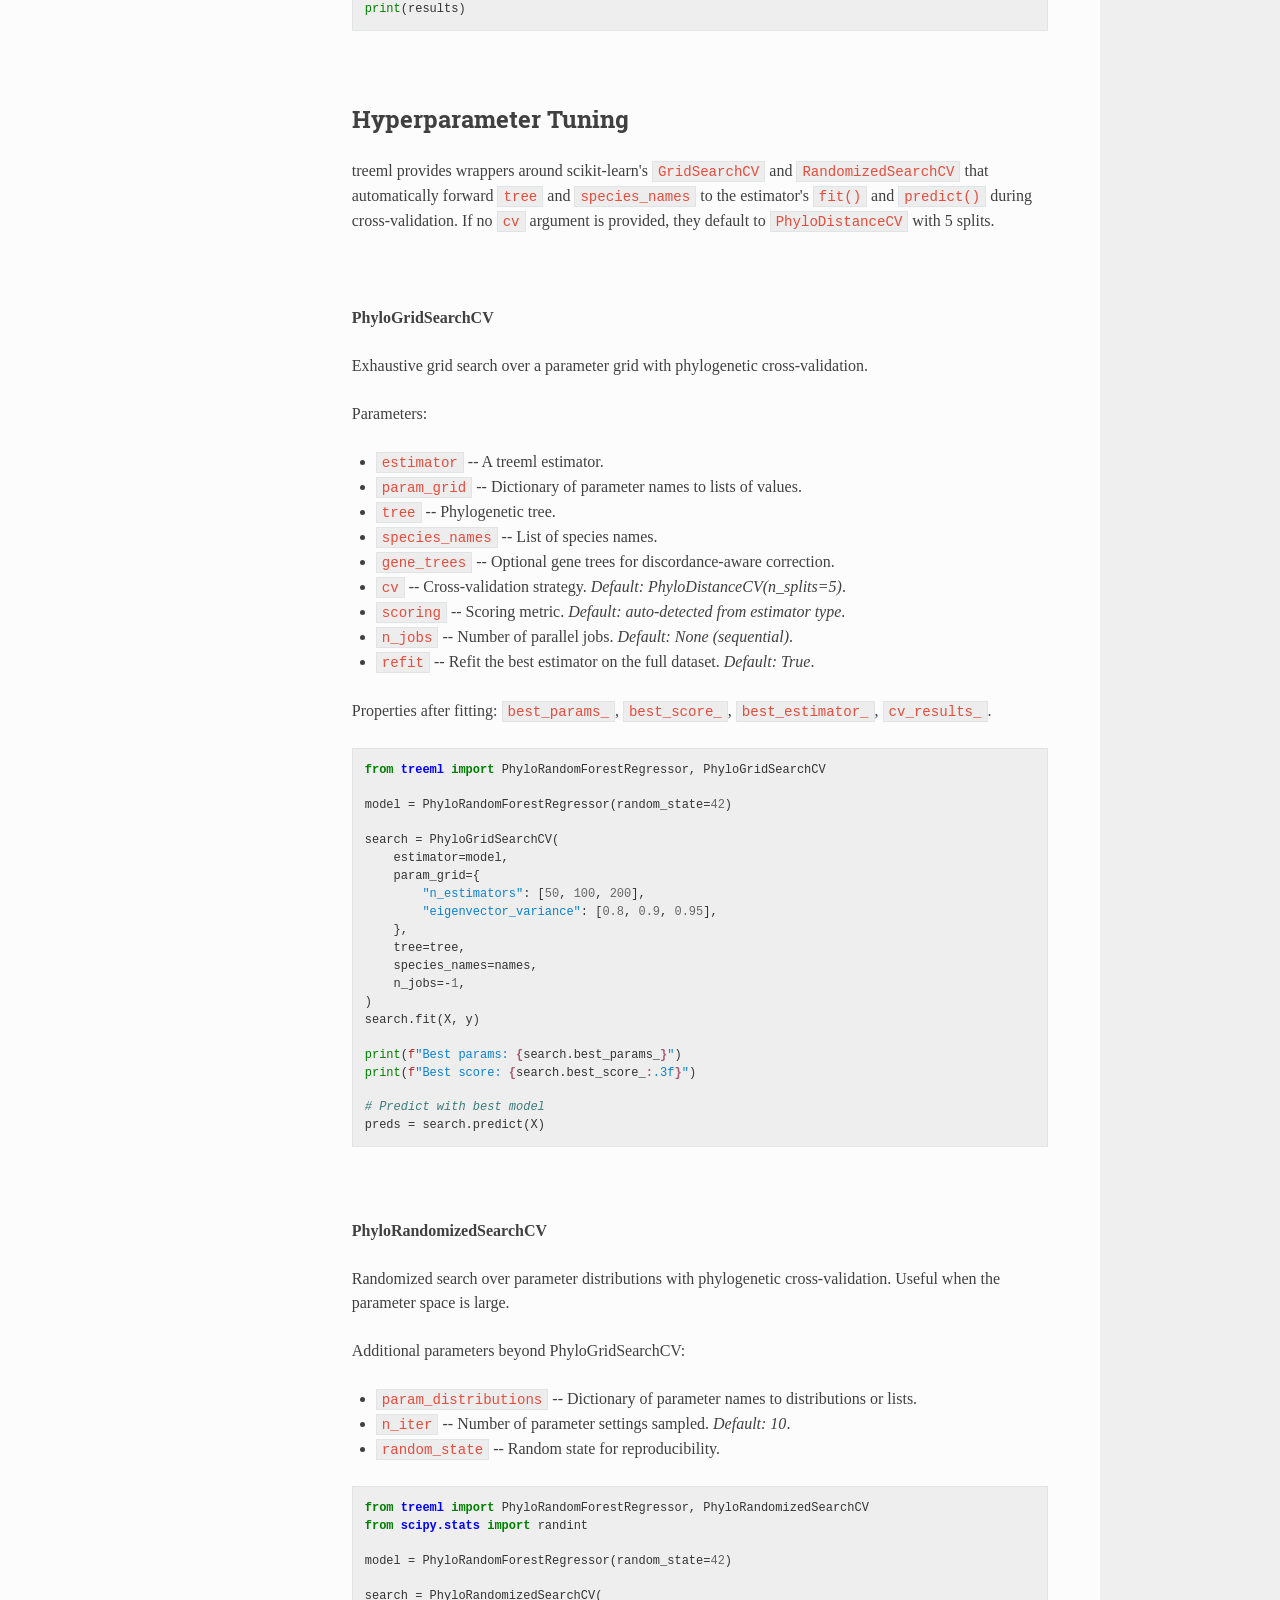
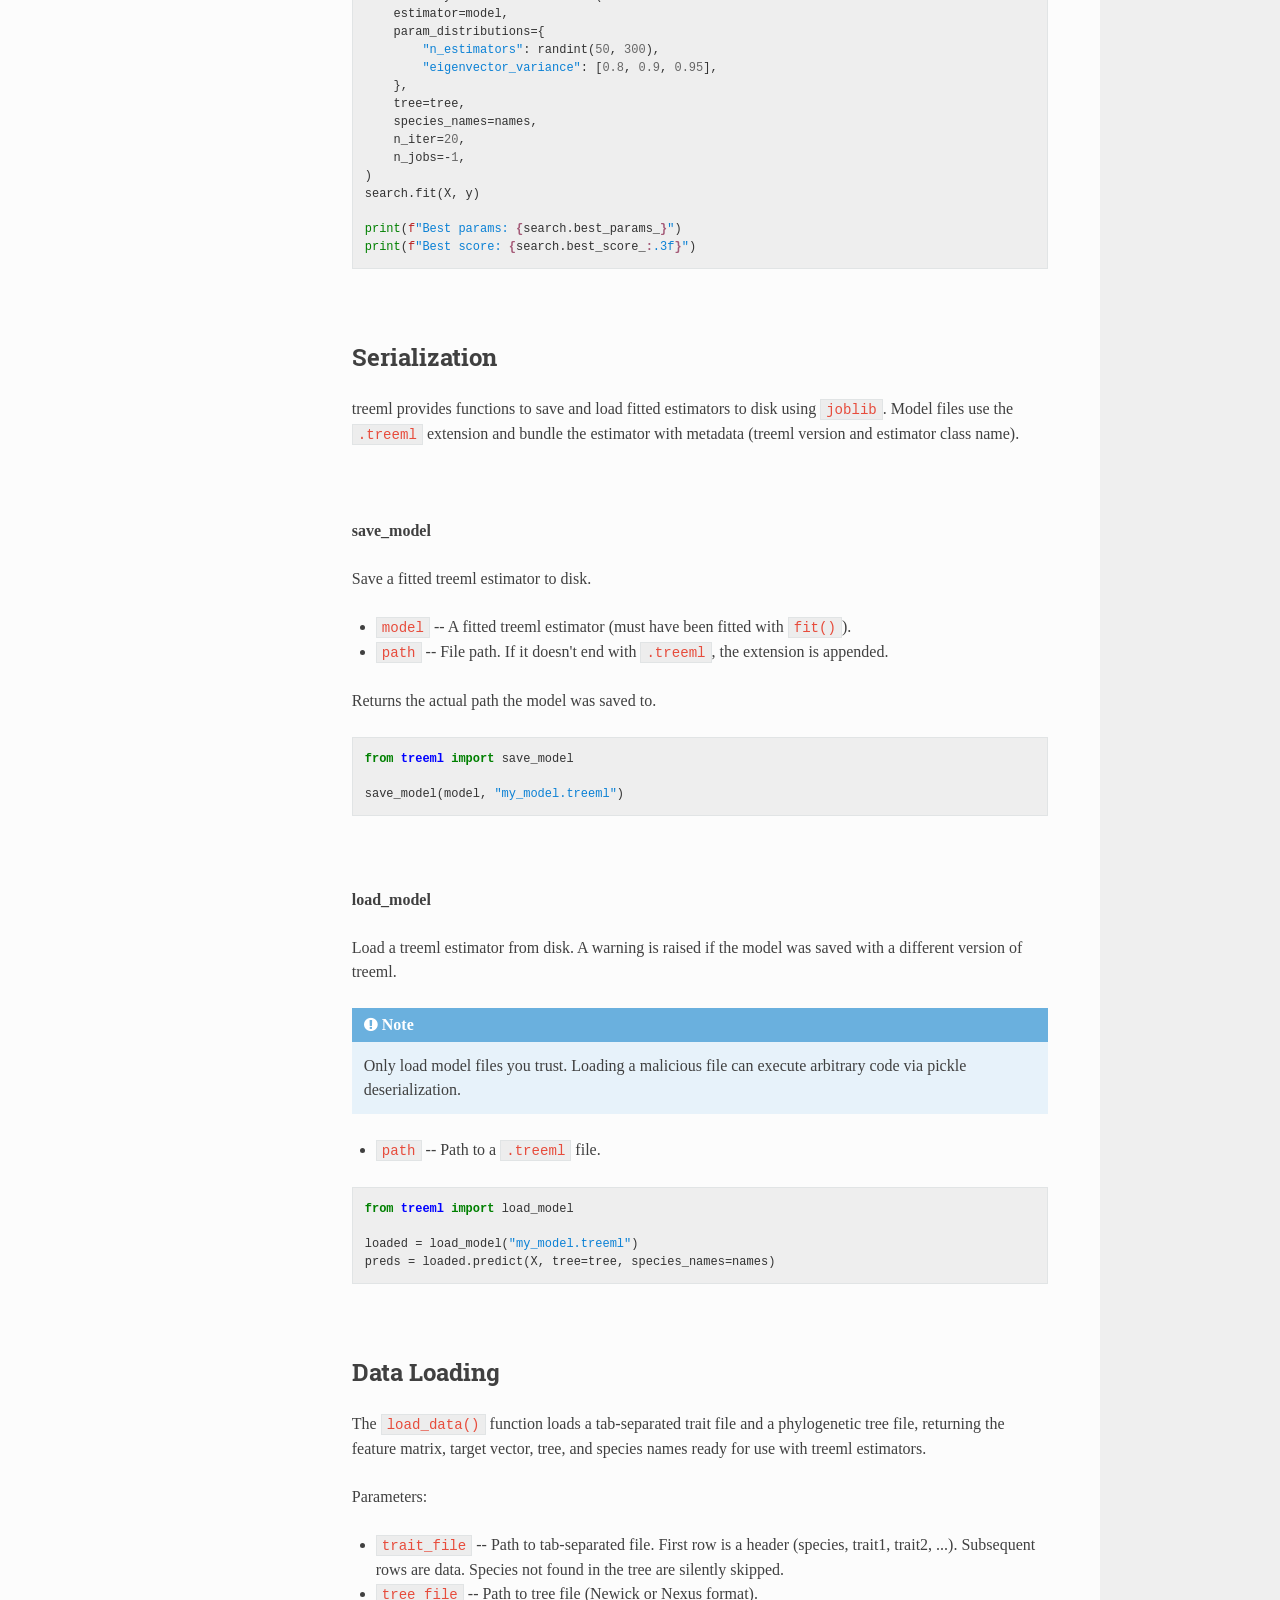
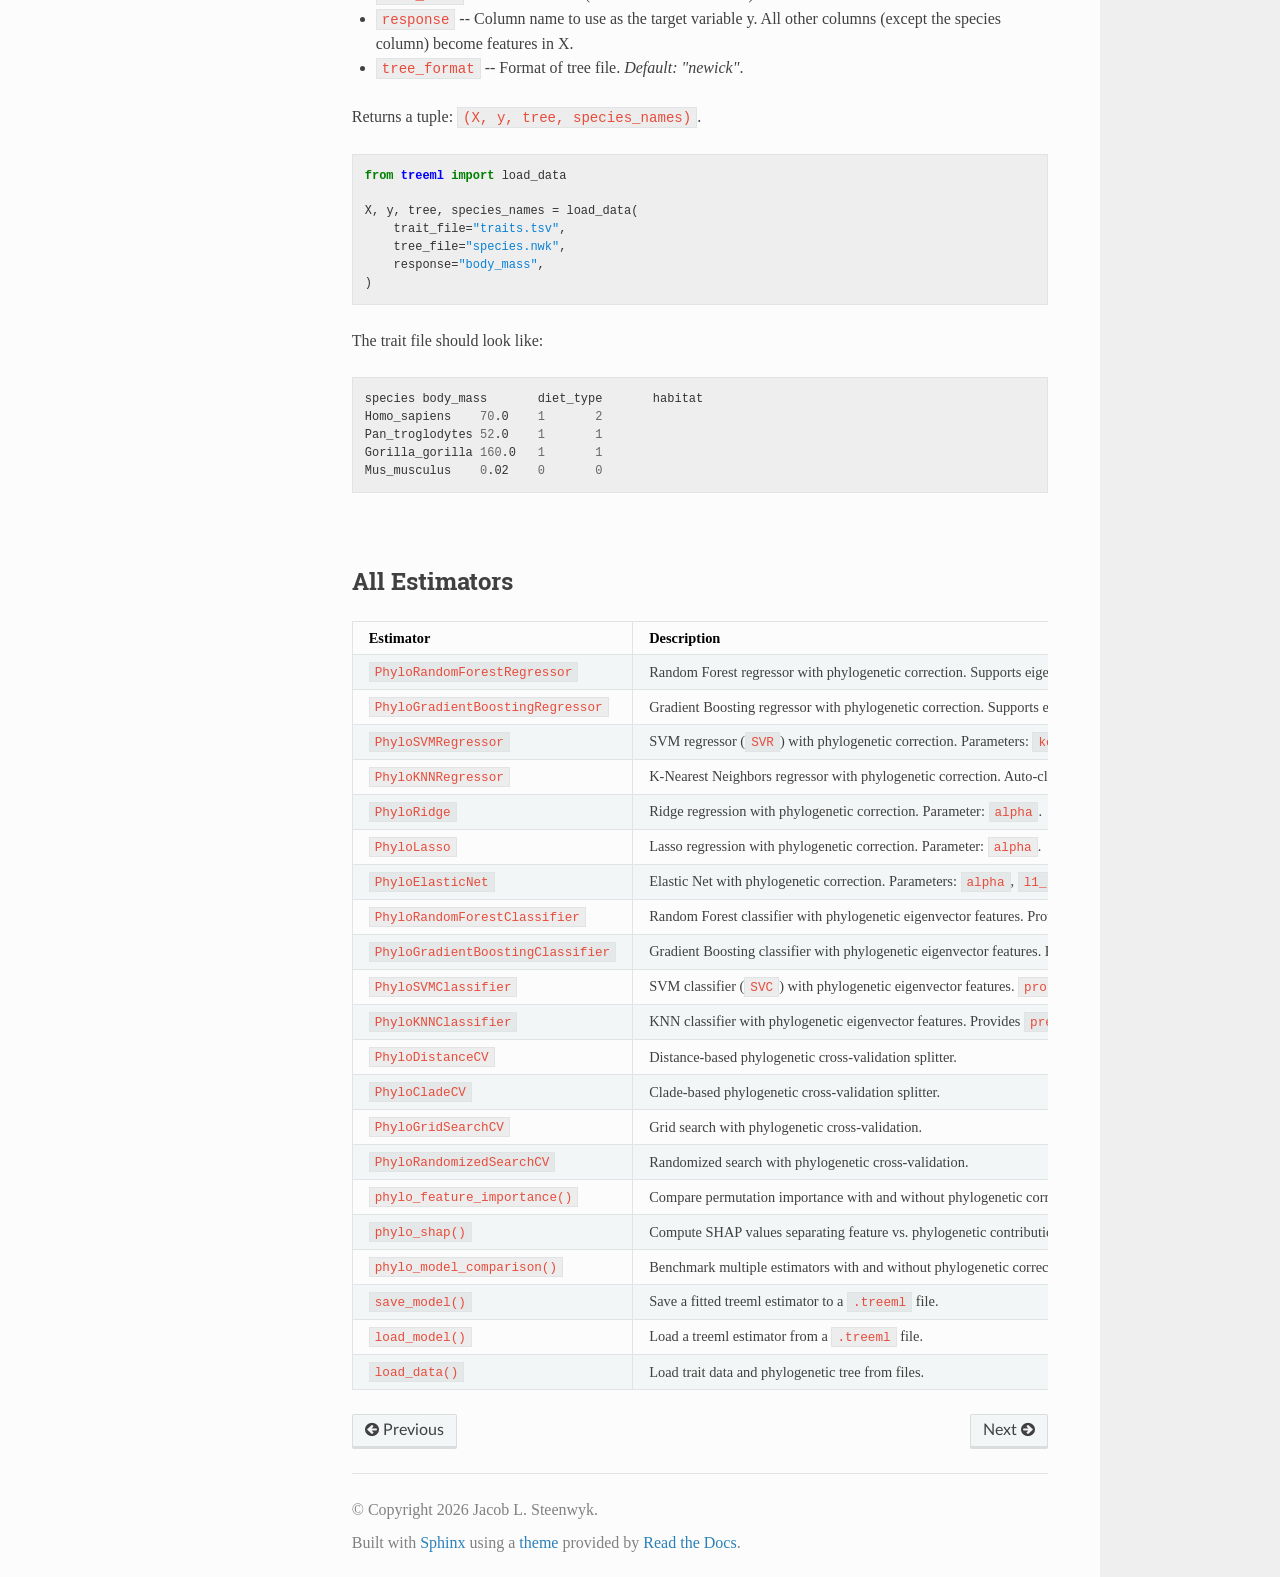
<file: advanced/index.html>
<!DOCTYPE html>
<html class="writer-html5" lang="en" data-content_root="../">
<head>
  <meta charset="utf-8" /><meta name="viewport" content="width=device-width, initial-scale=1" />

  <meta name="viewport" content="width=device-width, initial-scale=1.0" />
  <title>Advanced Usage &mdash; treeml  documentation</title>
      <link rel="stylesheet" type="text/css" href="../_static/pygments.css?v=b86133f3" />
      <link rel="stylesheet" type="text/css" href="../_static/css/theme.css?v=9edc463e" />
      <link rel="stylesheet" type="text/css" href="../_static/custom.css?v=83f1d849" />

  
      <script src="../_static/jquery.js?v=5d32c60e"></script>
      <script src="../_static/_sphinx_javascript_frameworks_compat.js?v=2cd50e6c"></script>
      <script src="../_static/documentation_options.js?v=5929fcd5"></script>
      <script src="../_static/doctools.js?v=fd6eb6e6"></script>
      <script src="../_static/sphinx_highlight.js?v=6ffebe34"></script>
    <script src="../_static/js/theme.js"></script>
    <link rel="index" title="Index" href="../genindex.html" />
    <link rel="search" title="Search" href="../search.html" />
    <link rel="next" title="Tutorials" href="../tutorials/index.html" />
    <link rel="prev" title="About" href="../about/index.html" /> 
</head>

<body class="wy-body-for-nav"> 
  <div class="wy-grid-for-nav">
    <nav data-toggle="wy-nav-shift" class="wy-nav-side">
      <div class="wy-side-scroll">
        <div class="wy-side-nav-search" >

          
          
          <a href="../index.html">
            
          </a>
<div role="search">
  <form id="rtd-search-form" class="wy-form" action="../search.html" method="get">
    <input type="text" name="q" placeholder="Search docs" aria-label="Search docs" />
    <input type="hidden" name="check_keywords" value="yes" />
    <input type="hidden" name="area" value="default" />
  </form>
</div>
        </div><div class="wy-menu wy-menu-vertical" data-spy="affix" role="navigation" aria-label="Navigation menu">
              <ul class="current">
<li class="toctree-l1"><a class="reference internal" href="../about/index.html">About</a></li>
<li class="toctree-l1 current"><a class="current reference internal" href="#">Advanced Usage</a><ul>
<li class="toctree-l2"><a class="reference internal" href="#estimators">Estimators</a><ul>
<li class="toctree-l3"><a class="reference internal" href="#regressors">Regressors</a></li>
<li class="toctree-l3"><a class="reference internal" href="#classifiers">Classifiers</a></li>
</ul>
</li>
<li class="toctree-l2"><a class="reference internal" href="#common-parameters">Common Parameters</a></li>
<li class="toctree-l2"><a class="reference internal" href="#cross-validation">Cross-Validation</a></li>
<li class="toctree-l2"><a class="reference internal" href="#feature-importance">Feature Importance</a></li>
<li class="toctree-l2"><a class="reference internal" href="#shap-explanations">SHAP Explanations</a></li>
<li class="toctree-l2"><a class="reference internal" href="#model-comparison">Model Comparison</a></li>
<li class="toctree-l2"><a class="reference internal" href="#hyperparameter-tuning">Hyperparameter Tuning</a></li>
<li class="toctree-l2"><a class="reference internal" href="#serialization">Serialization</a></li>
<li class="toctree-l2"><a class="reference internal" href="#data-loading">Data Loading</a></li>
<li class="toctree-l2"><a class="reference internal" href="#all-estimators">All Estimators</a></li>
</ul>
</li>
<li class="toctree-l1"><a class="reference internal" href="../tutorials/index.html">Tutorials</a></li>
<li class="toctree-l1"><a class="reference internal" href="../change_log/index.html">Change log</a></li>
<li class="toctree-l1"><a class="reference internal" href="../other_software/index.html">Other software</a></li>
<li class="toctree-l1"><a class="reference internal" href="../frequently_asked_questions/index.html">FAQ</a></li>
</ul>

        </div>
      </div>
    </nav>

    <section data-toggle="wy-nav-shift" class="wy-nav-content-wrap"><nav class="wy-nav-top" aria-label="Mobile navigation menu" >
          <i data-toggle="wy-nav-top" class="fa fa-bars"></i>
          <a href="../index.html">treeml</a>
      </nav>

      <div class="wy-nav-content">
        <div class="rst-content">
          <div role="navigation" aria-label="Page navigation">
  <ul class="wy-breadcrumbs">
      <li><a href="../index.html" class="icon icon-home" aria-label="Home"></a></li>
      <li class="breadcrumb-item active">Advanced Usage</li>
      <li class="wy-breadcrumbs-aside">
      </li>
  </ul>
  <hr/>
</div>
          <div role="main" class="document" itemscope="itemscope" itemtype="http://schema.org/Article">
           <div itemprop="articleBody">
             
  <section id="advanced-usage">
<h1>Advanced Usage<a class="headerlink" href="#advanced-usage" title="Link to this heading"></a></h1>
<p>This section describes the various features and options of treeml.</p>
<ul class="simple">
<li><p><a class="reference internal" href="#estimators">Estimators</a></p></li>
<li><p><a class="reference internal" href="#common-parameters">Common Parameters</a></p></li>
<li><p><a class="reference internal" href="#cross-validation">Cross-Validation</a></p></li>
<li><p><a class="reference internal" href="#feature-importance">Feature Importance</a></p></li>
<li><p><a class="reference internal" href="#shap-explanations">SHAP Explanations</a></p></li>
<li><p><a class="reference internal" href="#model-comparison">Model Comparison</a></p></li>
<li><p><a class="reference internal" href="#hyperparameter-tuning">Hyperparameter Tuning</a></p></li>
<li><p><a class="reference internal" href="#serialization">Serialization</a></p></li>
<li><p><a class="reference internal" href="#data-loading">Data Loading</a></p></li>
<li><p><a class="reference internal" href="#all-estimators">All Estimators</a></p></li>
</ul>
<div class="line-block">
<div class="line"><br /></div>
</div>
<section id="estimators">
<span id="id1"></span><h2>Estimators<a class="headerlink" href="#estimators" title="Link to this heading"></a></h2>
<p>treeml provides scikit-learn compatible estimators that account for phylogenetic
non-independence. All estimators accept <code class="docutils literal notranslate"><span class="pre">tree</span></code>, <code class="docutils literal notranslate"><span class="pre">species_names</span></code>, and optionally
<code class="docutils literal notranslate"><span class="pre">gene_trees</span></code> arguments in their <code class="docutils literal notranslate"><span class="pre">fit()</span></code> and <code class="docutils literal notranslate"><span class="pre">predict()</span></code> methods.</p>
<p>treeml estimators correct for phylogenetic non-independence using three approaches:</p>
<ol class="arabic simple">
<li><p><strong>Phylogenetic eigenvectors</strong> -- Eigenvectors are extracted from the phylogenetic
variance-covariance (VCV) matrix via PCoA and appended to the feature matrix,
allowing the model to learn phylogenetic structure.</p></li>
<li><p><strong>Phylogenetic whitening</strong> -- The feature matrix and/or target variable are
transformed using the Cholesky decomposition of the VCV matrix, removing
phylogenetic autocorrelation before model training.</p></li>
<li><p><strong>Phylogenetic cross-validation</strong> -- Specialized CV splitters (distance-based and
clade-based) ensure that closely related species do not leak information between
training and test folds.</p></li>
</ol>
<div class="line-block">
<div class="line"><br /></div>
</div>
<section id="regressors">
<h3>Regressors<a class="headerlink" href="#regressors" title="Link to this heading"></a></h3>
<p>Regressors support both eigenvector augmentation and target/feature whitening.</p>
<ul class="simple">
<li><p><code class="docutils literal notranslate"><span class="pre">PhyloRandomForestRegressor</span></code> -- Random Forest regressor with phylogenetic correction.
Wraps scikit-learn's <code class="docutils literal notranslate"><span class="pre">RandomForestRegressor</span></code>.</p></li>
<li><p><code class="docutils literal notranslate"><span class="pre">PhyloGradientBoostingRegressor</span></code> -- Gradient Boosting regressor with phylogenetic correction.
Wraps scikit-learn's <code class="docutils literal notranslate"><span class="pre">GradientBoostingRegressor</span></code>.</p></li>
<li><p><code class="docutils literal notranslate"><span class="pre">PhyloSVMRegressor</span></code> -- SVM regressor with phylogenetic correction.
Wraps scikit-learn's <code class="docutils literal notranslate"><span class="pre">SVR</span></code>. Parameters: <code class="docutils literal notranslate"><span class="pre">kernel</span></code>, <code class="docutils literal notranslate"><span class="pre">C</span></code>, <code class="docutils literal notranslate"><span class="pre">epsilon</span></code>.</p></li>
<li><p><code class="docutils literal notranslate"><span class="pre">PhyloKNNRegressor</span></code> -- KNN regressor with phylogenetic correction.
Wraps scikit-learn's <code class="docutils literal notranslate"><span class="pre">KNeighborsRegressor</span></code>. Parameters: <code class="docutils literal notranslate"><span class="pre">n_neighbors</span></code>, <code class="docutils literal notranslate"><span class="pre">weights</span></code>.
Clamps <code class="docutils literal notranslate"><span class="pre">n_neighbors</span></code> to <code class="docutils literal notranslate"><span class="pre">n_samples</span> <span class="pre">-</span> <span class="pre">1</span></code> automatically.</p></li>
<li><p><code class="docutils literal notranslate"><span class="pre">PhyloRidge</span></code> -- Ridge regression with phylogenetic correction.
Wraps scikit-learn's <code class="docutils literal notranslate"><span class="pre">Ridge</span></code>. Parameter: <code class="docutils literal notranslate"><span class="pre">alpha</span></code>.</p></li>
<li><p><code class="docutils literal notranslate"><span class="pre">PhyloLasso</span></code> -- Lasso regression with phylogenetic correction.
Wraps scikit-learn's <code class="docutils literal notranslate"><span class="pre">Lasso</span></code>. Parameter: <code class="docutils literal notranslate"><span class="pre">alpha</span></code>.</p></li>
<li><p><code class="docutils literal notranslate"><span class="pre">PhyloElasticNet</span></code> -- Elastic Net with phylogenetic correction.
Wraps scikit-learn's <code class="docutils literal notranslate"><span class="pre">ElasticNet</span></code>. Parameters: <code class="docutils literal notranslate"><span class="pre">alpha</span></code>, <code class="docutils literal notranslate"><span class="pre">l1_ratio</span></code>.</p></li>
</ul>
<div class="highlight-python notranslate"><div class="highlight"><pre><span></span><span class="kn">from</span><span class="w"> </span><span class="nn">treeml</span><span class="w"> </span><span class="kn">import</span> <span class="n">PhyloRandomForestRegressor</span>
<span class="kn">from</span><span class="w"> </span><span class="nn">Bio</span><span class="w"> </span><span class="kn">import</span> <span class="n">Phylo</span>

<span class="n">tree</span> <span class="o">=</span> <span class="n">Phylo</span><span class="o">.</span><span class="n">read</span><span class="p">(</span><span class="s2">&quot;species.nwk&quot;</span><span class="p">,</span> <span class="s2">&quot;newick&quot;</span><span class="p">)</span>
<span class="n">model</span> <span class="o">=</span> <span class="n">PhyloRandomForestRegressor</span><span class="p">(</span><span class="n">n_estimators</span><span class="o">=</span><span class="mi">100</span><span class="p">,</span> <span class="n">random_state</span><span class="o">=</span><span class="mi">42</span><span class="p">)</span>
<span class="n">model</span><span class="o">.</span><span class="n">fit</span><span class="p">(</span><span class="n">X</span><span class="p">,</span> <span class="n">y</span><span class="p">,</span> <span class="n">tree</span><span class="o">=</span><span class="n">tree</span><span class="p">,</span> <span class="n">species_names</span><span class="o">=</span><span class="n">names</span><span class="p">)</span>
<span class="n">predictions</span> <span class="o">=</span> <span class="n">model</span><span class="o">.</span><span class="n">predict</span><span class="p">(</span><span class="n">X</span><span class="p">,</span> <span class="n">tree</span><span class="o">=</span><span class="n">tree</span><span class="p">,</span> <span class="n">species_names</span><span class="o">=</span><span class="n">names</span><span class="p">)</span>
</pre></div>
</div>
<div class="highlight-python notranslate"><div class="highlight"><pre><span></span><span class="c1"># Gradient Boosting</span>
<span class="kn">from</span><span class="w"> </span><span class="nn">treeml</span><span class="w"> </span><span class="kn">import</span> <span class="n">PhyloGradientBoostingRegressor</span>
<span class="n">model</span> <span class="o">=</span> <span class="n">PhyloGradientBoostingRegressor</span><span class="p">(</span><span class="n">n_estimators</span><span class="o">=</span><span class="mi">200</span><span class="p">,</span> <span class="n">learning_rate</span><span class="o">=</span><span class="mf">0.1</span><span class="p">)</span>
<span class="n">model</span><span class="o">.</span><span class="n">fit</span><span class="p">(</span><span class="n">X</span><span class="p">,</span> <span class="n">y</span><span class="p">,</span> <span class="n">tree</span><span class="o">=</span><span class="n">tree</span><span class="p">,</span> <span class="n">species_names</span><span class="o">=</span><span class="n">names</span><span class="p">)</span>
</pre></div>
</div>
<div class="highlight-python notranslate"><div class="highlight"><pre><span></span><span class="c1"># SVM</span>
<span class="kn">from</span><span class="w"> </span><span class="nn">treeml</span><span class="w"> </span><span class="kn">import</span> <span class="n">PhyloSVMRegressor</span>
<span class="n">model</span> <span class="o">=</span> <span class="n">PhyloSVMRegressor</span><span class="p">(</span><span class="n">kernel</span><span class="o">=</span><span class="s2">&quot;rbf&quot;</span><span class="p">,</span> <span class="n">C</span><span class="o">=</span><span class="mf">1.0</span><span class="p">)</span>
<span class="n">model</span><span class="o">.</span><span class="n">fit</span><span class="p">(</span><span class="n">X</span><span class="p">,</span> <span class="n">y</span><span class="p">,</span> <span class="n">tree</span><span class="o">=</span><span class="n">tree</span><span class="p">,</span> <span class="n">species_names</span><span class="o">=</span><span class="n">names</span><span class="p">)</span>
</pre></div>
</div>
<div class="highlight-python notranslate"><div class="highlight"><pre><span></span><span class="c1"># KNN</span>
<span class="kn">from</span><span class="w"> </span><span class="nn">treeml</span><span class="w"> </span><span class="kn">import</span> <span class="n">PhyloKNNRegressor</span>
<span class="n">model</span> <span class="o">=</span> <span class="n">PhyloKNNRegressor</span><span class="p">(</span><span class="n">n_neighbors</span><span class="o">=</span><span class="mi">5</span><span class="p">)</span>
<span class="n">model</span><span class="o">.</span><span class="n">fit</span><span class="p">(</span><span class="n">X</span><span class="p">,</span> <span class="n">y</span><span class="p">,</span> <span class="n">tree</span><span class="o">=</span><span class="n">tree</span><span class="p">,</span> <span class="n">species_names</span><span class="o">=</span><span class="n">names</span><span class="p">)</span>
</pre></div>
</div>
<div class="highlight-python notranslate"><div class="highlight"><pre><span></span><span class="c1"># Ridge</span>
<span class="kn">from</span><span class="w"> </span><span class="nn">treeml</span><span class="w"> </span><span class="kn">import</span> <span class="n">PhyloRidge</span>
<span class="n">model</span> <span class="o">=</span> <span class="n">PhyloRidge</span><span class="p">(</span><span class="n">alpha</span><span class="o">=</span><span class="mf">1.0</span><span class="p">)</span>
<span class="n">model</span><span class="o">.</span><span class="n">fit</span><span class="p">(</span><span class="n">X</span><span class="p">,</span> <span class="n">y</span><span class="p">,</span> <span class="n">tree</span><span class="o">=</span><span class="n">tree</span><span class="p">,</span> <span class="n">species_names</span><span class="o">=</span><span class="n">names</span><span class="p">)</span>
</pre></div>
</div>
<div class="highlight-python notranslate"><div class="highlight"><pre><span></span><span class="c1"># Lasso</span>
<span class="kn">from</span><span class="w"> </span><span class="nn">treeml</span><span class="w"> </span><span class="kn">import</span> <span class="n">PhyloLasso</span>
<span class="n">model</span> <span class="o">=</span> <span class="n">PhyloLasso</span><span class="p">(</span><span class="n">alpha</span><span class="o">=</span><span class="mf">0.1</span><span class="p">)</span>
<span class="n">model</span><span class="o">.</span><span class="n">fit</span><span class="p">(</span><span class="n">X</span><span class="p">,</span> <span class="n">y</span><span class="p">,</span> <span class="n">tree</span><span class="o">=</span><span class="n">tree</span><span class="p">,</span> <span class="n">species_names</span><span class="o">=</span><span class="n">names</span><span class="p">)</span>
</pre></div>
</div>
<div class="highlight-python notranslate"><div class="highlight"><pre><span></span><span class="c1"># Elastic Net</span>
<span class="kn">from</span><span class="w"> </span><span class="nn">treeml</span><span class="w"> </span><span class="kn">import</span> <span class="n">PhyloElasticNet</span>
<span class="n">model</span> <span class="o">=</span> <span class="n">PhyloElasticNet</span><span class="p">(</span><span class="n">alpha</span><span class="o">=</span><span class="mf">0.1</span><span class="p">,</span> <span class="n">l1_ratio</span><span class="o">=</span><span class="mf">0.5</span><span class="p">)</span>
<span class="n">model</span><span class="o">.</span><span class="n">fit</span><span class="p">(</span><span class="n">X</span><span class="p">,</span> <span class="n">y</span><span class="p">,</span> <span class="n">tree</span><span class="o">=</span><span class="n">tree</span><span class="p">,</span> <span class="n">species_names</span><span class="o">=</span><span class="n">names</span><span class="p">)</span>
</pre></div>
</div>
<div class="line-block">
<div class="line"><br /></div>
</div>
</section>
<section id="classifiers">
<h3>Classifiers<a class="headerlink" href="#classifiers" title="Link to this heading"></a></h3>
<p>Classifiers support eigenvector augmentation and feature whitening. They do not
support target whitening (<code class="docutils literal notranslate"><span class="pre">whiten_target</span></code>) since the target is categorical.
All classifiers provide <code class="docutils literal notranslate"><span class="pre">predict_proba()</span></code> in addition to <code class="docutils literal notranslate"><span class="pre">predict()</span></code>.</p>
<ul class="simple">
<li><p><code class="docutils literal notranslate"><span class="pre">PhyloRandomForestClassifier</span></code> -- Random Forest classifier with phylogenetic eigenvector features.
Wraps scikit-learn's <code class="docutils literal notranslate"><span class="pre">RandomForestClassifier</span></code>.</p></li>
<li><p><code class="docutils literal notranslate"><span class="pre">PhyloGradientBoostingClassifier</span></code> -- Gradient Boosting classifier with phylogenetic eigenvector features.
Wraps scikit-learn's <code class="docutils literal notranslate"><span class="pre">GradientBoostingClassifier</span></code>.</p></li>
<li><p><code class="docutils literal notranslate"><span class="pre">PhyloSVMClassifier</span></code> -- SVM classifier with phylogenetic eigenvector features.
Wraps scikit-learn's <code class="docutils literal notranslate"><span class="pre">SVC</span></code> (with <code class="docutils literal notranslate"><span class="pre">probability=True</span></code>). Parameters: <code class="docutils literal notranslate"><span class="pre">kernel</span></code>, <code class="docutils literal notranslate"><span class="pre">C</span></code>.</p></li>
<li><p><code class="docutils literal notranslate"><span class="pre">PhyloKNNClassifier</span></code> -- KNN classifier with phylogenetic eigenvector features.
Wraps scikit-learn's <code class="docutils literal notranslate"><span class="pre">KNeighborsClassifier</span></code>. Parameters: <code class="docutils literal notranslate"><span class="pre">n_neighbors</span></code>, <code class="docutils literal notranslate"><span class="pre">weights</span></code>.</p></li>
</ul>
<div class="highlight-python notranslate"><div class="highlight"><pre><span></span><span class="kn">from</span><span class="w"> </span><span class="nn">treeml</span><span class="w"> </span><span class="kn">import</span> <span class="n">PhyloRandomForestClassifier</span>

<span class="n">model</span> <span class="o">=</span> <span class="n">PhyloRandomForestClassifier</span><span class="p">(</span><span class="n">n_estimators</span><span class="o">=</span><span class="mi">100</span><span class="p">,</span> <span class="n">random_state</span><span class="o">=</span><span class="mi">42</span><span class="p">)</span>
<span class="n">model</span><span class="o">.</span><span class="n">fit</span><span class="p">(</span><span class="n">X</span><span class="p">,</span> <span class="n">y</span><span class="p">,</span> <span class="n">tree</span><span class="o">=</span><span class="n">tree</span><span class="p">,</span> <span class="n">species_names</span><span class="o">=</span><span class="n">names</span><span class="p">)</span>
<span class="n">predictions</span> <span class="o">=</span> <span class="n">model</span><span class="o">.</span><span class="n">predict</span><span class="p">(</span><span class="n">X</span><span class="p">,</span> <span class="n">tree</span><span class="o">=</span><span class="n">tree</span><span class="p">,</span> <span class="n">species_names</span><span class="o">=</span><span class="n">names</span><span class="p">)</span>
<span class="n">probabilities</span> <span class="o">=</span> <span class="n">model</span><span class="o">.</span><span class="n">predict_proba</span><span class="p">(</span><span class="n">X</span><span class="p">,</span> <span class="n">tree</span><span class="o">=</span><span class="n">tree</span><span class="p">,</span> <span class="n">species_names</span><span class="o">=</span><span class="n">names</span><span class="p">)</span>
</pre></div>
</div>
<div class="highlight-python notranslate"><div class="highlight"><pre><span></span><span class="c1"># Gradient Boosting classifier</span>
<span class="kn">from</span><span class="w"> </span><span class="nn">treeml</span><span class="w"> </span><span class="kn">import</span> <span class="n">PhyloGradientBoostingClassifier</span>
<span class="n">model</span> <span class="o">=</span> <span class="n">PhyloGradientBoostingClassifier</span><span class="p">(</span><span class="n">n_estimators</span><span class="o">=</span><span class="mi">200</span><span class="p">,</span> <span class="n">learning_rate</span><span class="o">=</span><span class="mf">0.1</span><span class="p">)</span>
<span class="n">model</span><span class="o">.</span><span class="n">fit</span><span class="p">(</span><span class="n">X</span><span class="p">,</span> <span class="n">y</span><span class="p">,</span> <span class="n">tree</span><span class="o">=</span><span class="n">tree</span><span class="p">,</span> <span class="n">species_names</span><span class="o">=</span><span class="n">names</span><span class="p">)</span>
</pre></div>
</div>
<div class="highlight-python notranslate"><div class="highlight"><pre><span></span><span class="c1"># SVM classifier</span>
<span class="kn">from</span><span class="w"> </span><span class="nn">treeml</span><span class="w"> </span><span class="kn">import</span> <span class="n">PhyloSVMClassifier</span>
<span class="n">model</span> <span class="o">=</span> <span class="n">PhyloSVMClassifier</span><span class="p">(</span><span class="n">kernel</span><span class="o">=</span><span class="s2">&quot;rbf&quot;</span><span class="p">,</span> <span class="n">C</span><span class="o">=</span><span class="mf">1.0</span><span class="p">)</span>
<span class="n">model</span><span class="o">.</span><span class="n">fit</span><span class="p">(</span><span class="n">X</span><span class="p">,</span> <span class="n">y</span><span class="p">,</span> <span class="n">tree</span><span class="o">=</span><span class="n">tree</span><span class="p">,</span> <span class="n">species_names</span><span class="o">=</span><span class="n">names</span><span class="p">)</span>
</pre></div>
</div>
<div class="highlight-python notranslate"><div class="highlight"><pre><span></span><span class="c1"># KNN classifier</span>
<span class="kn">from</span><span class="w"> </span><span class="nn">treeml</span><span class="w"> </span><span class="kn">import</span> <span class="n">PhyloKNNClassifier</span>
<span class="n">model</span> <span class="o">=</span> <span class="n">PhyloKNNClassifier</span><span class="p">(</span><span class="n">n_neighbors</span><span class="o">=</span><span class="mi">5</span><span class="p">)</span>
<span class="n">model</span><span class="o">.</span><span class="n">fit</span><span class="p">(</span><span class="n">X</span><span class="p">,</span> <span class="n">y</span><span class="p">,</span> <span class="n">tree</span><span class="o">=</span><span class="n">tree</span><span class="p">,</span> <span class="n">species_names</span><span class="o">=</span><span class="n">names</span><span class="p">)</span>
</pre></div>
</div>
<div class="line-block">
<div class="line"><br /></div>
</div>
</section>
</section>
<section id="common-parameters">
<span id="id2"></span><h2>Common Parameters<a class="headerlink" href="#common-parameters" title="Link to this heading"></a></h2>
<p>All phylogenetic estimators share the following parameters in addition to
their underlying scikit-learn estimator parameters.</p>
<table class="docutils align-default">
<colgroup>
<col style="width: 30.0%" />
<col style="width: 15.0%" />
<col style="width: 55.0%" />
</colgroup>
<thead>
<tr class="row-odd"><th class="head"><p>Parameter</p></th>
<th class="head"><p>Default</p></th>
<th class="head"><p>Description</p></th>
</tr>
</thead>
<tbody>
<tr class="row-even"><td><p><code class="docutils literal notranslate"><span class="pre">include_eigenvectors</span></code></p></td>
<td><p><code class="docutils literal notranslate"><span class="pre">True</span></code></p></td>
<td><p>Augment feature matrix with phylogenetic eigenvectors from PCoA on the
double-centered VCV matrix. The eigenvectors allow the model to learn
phylogenetic structure directly from the data.</p></td>
</tr>
<tr class="row-odd"><td><p><code class="docutils literal notranslate"><span class="pre">eigenvector_variance</span></code></p></td>
<td><p><code class="docutils literal notranslate"><span class="pre">0.90</span></code></p></td>
<td><p>Fraction of variance explained by retained eigenvectors. Higher values
retain more eigenvectors. Must be between 0 and 1.</p></td>
</tr>
<tr class="row-even"><td><p><code class="docutils literal notranslate"><span class="pre">whiten_features</span></code></p></td>
<td><p><code class="docutils literal notranslate"><span class="pre">True</span></code></p></td>
<td><p>Phylogenetically whiten the feature matrix using Cholesky decomposition
of the VCV matrix. This corrects for phylogenetic autocorrelation among
samples under a Brownian motion model of evolution.</p></td>
</tr>
<tr class="row-odd"><td><p><code class="docutils literal notranslate"><span class="pre">whiten_target</span></code></p></td>
<td><p><code class="docutils literal notranslate"><span class="pre">False</span></code></p></td>
<td><p>Phylogenetically whiten the target variable (regressors only). Uses the
Cholesky decomposition of the VCV to remove phylogenetic signal from y
before model training. Predictions are un-whitened automatically.</p></td>
</tr>
</tbody>
</table>
<div class="line-block">
<div class="line"><br /></div>
</div>
<p><strong>fit() and predict() arguments</strong></p>
<p>All estimators accept the following arguments in <code class="docutils literal notranslate"><span class="pre">fit()</span></code> and <code class="docutils literal notranslate"><span class="pre">predict()</span></code>:</p>
<table class="docutils align-default">
<colgroup>
<col style="width: 25.0%" />
<col style="width: 75.0%" />
</colgroup>
<thead>
<tr class="row-odd"><th class="head"><p>Argument</p></th>
<th class="head"><p>Description</p></th>
</tr>
</thead>
<tbody>
<tr class="row-even"><td><p><code class="docutils literal notranslate"><span class="pre">X</span></code></p></td>
<td><p>Feature matrix of shape (n_species, n_features).</p></td>
</tr>
<tr class="row-odd"><td><p><code class="docutils literal notranslate"><span class="pre">y</span></code></p></td>
<td><p>Target vector of shape (n_species,). Only required for <code class="docutils literal notranslate"><span class="pre">fit()</span></code>.</p></td>
</tr>
<tr class="row-even"><td><p><code class="docutils literal notranslate"><span class="pre">tree</span></code></p></td>
<td><p>Phylogenetic tree (Bio.Phylo tree object). Required for <code class="docutils literal notranslate"><span class="pre">fit()</span></code>.
Optional for <code class="docutils literal notranslate"><span class="pre">predict()</span></code> -- if omitted, predictions are made without
phylogenetic correction and a warning is raised.</p></td>
</tr>
<tr class="row-odd"><td><p><code class="docutils literal notranslate"><span class="pre">species_names</span></code></p></td>
<td><p>List of species names matching the rows of X, in the same order.
Required for <code class="docutils literal notranslate"><span class="pre">fit()</span></code>. Optional for <code class="docutils literal notranslate"><span class="pre">predict()</span></code>.</p></td>
</tr>
<tr class="row-even"><td><p><code class="docutils literal notranslate"><span class="pre">gene_trees</span></code></p></td>
<td><p>Optional list of gene trees for discordance-aware VCV construction.
When provided, the VCV matrix accounts for gene tree discordance
rather than using only the species tree.</p></td>
</tr>
</tbody>
</table>
<div class="line-block">
<div class="line"><br /></div>
</div>
</section>
<section id="cross-validation">
<span id="id3"></span><h2>Cross-Validation<a class="headerlink" href="#cross-validation" title="Link to this heading"></a></h2>
<p>Standard k-fold cross-validation can leak phylogenetic signal between folds because
closely related species may appear in both training and test sets. treeml provides
two phylogenetic-aware CV splitters that prevent this.</p>
<div class="line-block">
<div class="line"><br /></div>
</div>
<p><strong>PhyloDistanceCV</strong></p>
<p>Splits data based on phylogenetic distance using hierarchical clustering (UPGMA)
on patristic distances computed from the tree. Species in the same cluster are
assigned to the same fold, ensuring that closely related species do not appear in
both training and test sets.</p>
<p>Parameters:</p>
<ul class="simple">
<li><p><code class="docutils literal notranslate"><span class="pre">tree</span></code> -- Phylogenetic tree (Bio.Phylo).</p></li>
<li><p><code class="docutils literal notranslate"><span class="pre">species_names</span></code> -- List of species names matching rows of X.</p></li>
<li><p><code class="docutils literal notranslate"><span class="pre">n_splits</span></code> -- Number of CV folds. <em>Default: 5</em>.</p></li>
<li><p><code class="docutils literal notranslate"><span class="pre">min_dist</span></code> -- Optional minimum phylogenetic distance for cluster assignment.
If omitted, the distance threshold is automatically tuned via binary search
to produce the requested number of folds.</p></li>
</ul>
<div class="highlight-python notranslate"><div class="highlight"><pre><span></span><span class="kn">from</span><span class="w"> </span><span class="nn">treeml</span><span class="w"> </span><span class="kn">import</span> <span class="n">PhyloDistanceCV</span>
<span class="kn">from</span><span class="w"> </span><span class="nn">sklearn.model_selection</span><span class="w"> </span><span class="kn">import</span> <span class="n">cross_val_score</span>

<span class="n">cv</span> <span class="o">=</span> <span class="n">PhyloDistanceCV</span><span class="p">(</span><span class="n">tree</span><span class="o">=</span><span class="n">tree</span><span class="p">,</span> <span class="n">species_names</span><span class="o">=</span><span class="n">names</span><span class="p">,</span> <span class="n">n_splits</span><span class="o">=</span><span class="mi">5</span><span class="p">)</span>
<span class="n">scores</span> <span class="o">=</span> <span class="n">cross_val_score</span><span class="p">(</span><span class="n">model</span><span class="p">,</span> <span class="n">X</span><span class="p">,</span> <span class="n">y</span><span class="p">,</span> <span class="n">cv</span><span class="o">=</span><span class="n">cv</span><span class="p">)</span>
<span class="nb">print</span><span class="p">(</span><span class="sa">f</span><span class="s2">&quot;CV R² scores: </span><span class="si">{</span><span class="n">scores</span><span class="si">}</span><span class="s2">&quot;</span><span class="p">)</span>
</pre></div>
</div>
<div class="line-block">
<div class="line"><br /></div>
</div>
<p><strong>PhyloCladeCV</strong></p>
<p>Holds out entire monophyletic clades for each fold. Clades are selected to be
non-overlapping and approximately equal in size. Remaining species not assigned
to any clade are added to the smallest fold.</p>
<p>Parameters:</p>
<ul class="simple">
<li><p><code class="docutils literal notranslate"><span class="pre">tree</span></code> -- Phylogenetic tree (Bio.Phylo).</p></li>
<li><p><code class="docutils literal notranslate"><span class="pre">species_names</span></code> -- List of species names matching rows of X.</p></li>
<li><p><code class="docutils literal notranslate"><span class="pre">n_splits</span></code> -- Number of CV folds. <em>Default: 5</em>.</p></li>
<li><p><code class="docutils literal notranslate"><span class="pre">min_clade_size</span></code> -- Minimum number of tips for a clade to be considered. <em>Default: 2</em>.</p></li>
</ul>
<div class="highlight-python notranslate"><div class="highlight"><pre><span></span><span class="kn">from</span><span class="w"> </span><span class="nn">treeml</span><span class="w"> </span><span class="kn">import</span> <span class="n">PhyloCladeCV</span>

<span class="n">cv</span> <span class="o">=</span> <span class="n">PhyloCladeCV</span><span class="p">(</span><span class="n">tree</span><span class="o">=</span><span class="n">tree</span><span class="p">,</span> <span class="n">species_names</span><span class="o">=</span><span class="n">names</span><span class="p">,</span> <span class="n">n_splits</span><span class="o">=</span><span class="mi">5</span><span class="p">)</span>
<span class="k">for</span> <span class="n">fold</span><span class="p">,</span> <span class="p">(</span><span class="n">train_idx</span><span class="p">,</span> <span class="n">test_idx</span><span class="p">)</span> <span class="ow">in</span> <span class="nb">enumerate</span><span class="p">(</span><span class="n">cv</span><span class="o">.</span><span class="n">split</span><span class="p">(</span><span class="n">X</span><span class="p">)):</span>
    <span class="nb">print</span><span class="p">(</span><span class="sa">f</span><span class="s2">&quot;Fold </span><span class="si">{</span><span class="n">fold</span><span class="si">}</span><span class="s2">: </span><span class="si">{</span><span class="nb">len</span><span class="p">(</span><span class="n">train_idx</span><span class="p">)</span><span class="si">}</span><span class="s2"> train, </span><span class="si">{</span><span class="nb">len</span><span class="p">(</span><span class="n">test_idx</span><span class="p">)</span><span class="si">}</span><span class="s2"> test&quot;</span><span class="p">)</span>
</pre></div>
</div>
<div class="line-block">
<div class="line"><br /></div>
</div>
</section>
<section id="feature-importance">
<span id="id4"></span><h2>Feature Importance<a class="headerlink" href="#feature-importance" title="Link to this heading"></a></h2>
<p>The <code class="docutils literal notranslate"><span class="pre">phylo_feature_importance()</span></code> function compares feature importance with and
without phylogenetic correction using permutation importance. This helps distinguish
true biological signal from phylogenetic artifact.</p>
<p>For each feature, permutation importance measures how much the model's score drops
when that feature is randomly shuffled. The function fits both a standard (uncorrected)
Random Forest and a phylogenetic-corrected Random Forest, then reports the importance
scores side by side.</p>
<p>Parameters:</p>
<ul class="simple">
<li><p><code class="docutils literal notranslate"><span class="pre">X</span></code> -- Feature matrix.</p></li>
<li><p><code class="docutils literal notranslate"><span class="pre">y</span></code> -- Target vector.</p></li>
<li><p><code class="docutils literal notranslate"><span class="pre">tree</span></code> -- Phylogenetic tree.</p></li>
<li><p><code class="docutils literal notranslate"><span class="pre">species_names</span></code> -- List of species names.</p></li>
<li><p><code class="docutils literal notranslate"><span class="pre">feature_names</span></code> -- Optional list of feature names. <em>Default: feature_0, feature_1, ...</em></p></li>
<li><p><code class="docutils literal notranslate"><span class="pre">n_repeats</span></code> -- Number of permutation repeats. <em>Default: 10</em>.</p></li>
<li><p><code class="docutils literal notranslate"><span class="pre">scoring</span></code> -- Scoring metric. <em>Default: 'r2' for regression, 'accuracy' for classification</em>.</p></li>
<li><p><code class="docutils literal notranslate"><span class="pre">n_estimators</span></code> -- Number of trees in the Random Forest. <em>Default: 100</em>.</p></li>
<li><p><code class="docutils literal notranslate"><span class="pre">random_state</span></code> -- Random state for reproducibility.</p></li>
</ul>
<p>Returns a DataFrame with columns: <code class="docutils literal notranslate"><span class="pre">feature</span></code>, <code class="docutils literal notranslate"><span class="pre">raw_importance</span></code>,
<code class="docutils literal notranslate"><span class="pre">phylo_corrected_importance</span></code>, <code class="docutils literal notranslate"><span class="pre">delta</span></code>.</p>
<div class="highlight-python notranslate"><div class="highlight"><pre><span></span><span class="kn">from</span><span class="w"> </span><span class="nn">treeml</span><span class="w"> </span><span class="kn">import</span> <span class="n">phylo_feature_importance</span>

<span class="n">report</span> <span class="o">=</span> <span class="n">phylo_feature_importance</span><span class="p">(</span>
    <span class="n">X</span><span class="p">,</span> <span class="n">y</span><span class="p">,</span> <span class="n">tree</span><span class="o">=</span><span class="n">tree</span><span class="p">,</span> <span class="n">species_names</span><span class="o">=</span><span class="n">names</span><span class="p">,</span>
    <span class="n">feature_names</span><span class="o">=</span><span class="p">[</span><span class="s2">&quot;body_mass&quot;</span><span class="p">,</span> <span class="s2">&quot;diet_type&quot;</span><span class="p">,</span> <span class="s2">&quot;habitat&quot;</span><span class="p">]</span>
<span class="p">)</span>
<span class="nb">print</span><span class="p">(</span><span class="n">report</span><span class="p">)</span>
</pre></div>
</div>
<div class="line-block">
<div class="line"><br /></div>
</div>
</section>
<section id="shap-explanations">
<span id="id5"></span><h2>SHAP Explanations<a class="headerlink" href="#shap-explanations" title="Link to this heading"></a></h2>
<p>The <code class="docutils literal notranslate"><span class="pre">phylo_shap()</span></code> function computes SHAP values for a fitted treeml estimator,
separating contributions from original features vs. phylogenetic eigenvector corrections.
This allows you to understand how much of each prediction is driven by the biological
features versus the phylogenetic correction.</p>
<p>Parameters:</p>
<ul class="simple">
<li><p><code class="docutils literal notranslate"><span class="pre">model</span></code> -- A fitted treeml estimator (must have been fitted with <code class="docutils literal notranslate"><span class="pre">fit()</span></code>).</p></li>
<li><p><code class="docutils literal notranslate"><span class="pre">X</span></code> -- Original feature matrix (without eigenvector augmentation).</p></li>
<li><p><code class="docutils literal notranslate"><span class="pre">feature_names</span></code> -- Optional list of feature names. <em>Default: feature_0, feature_1, ...</em></p></li>
</ul>
<p>Returns a <code class="docutils literal notranslate"><span class="pre">PhyloSHAPResult</span></code> object with the following properties and methods:</p>
<ul class="simple">
<li><p><code class="docutils literal notranslate"><span class="pre">feature_shap</span></code> -- DataFrame of SHAP values for original features only.</p></li>
<li><p><code class="docutils literal notranslate"><span class="pre">phylo_shap</span></code> -- DataFrame of SHAP values for phylogenetic eigenvector columns only.</p></li>
<li><p><code class="docutils literal notranslate"><span class="pre">feature_importance</span></code> -- DataFrame of mean |SHAP| per feature, sorted descending.</p></li>
<li><p><code class="docutils literal notranslate"><span class="pre">phylo_contribution</span></code> -- Float: fraction of total |SHAP| attributable to phylogenetic correction.</p></li>
<li><p><code class="docutils literal notranslate"><span class="pre">summary()</span></code> -- DataFrame with per-feature mean |SHAP| and a <code class="docutils literal notranslate"><span class="pre">phylo_total</span></code> row.</p></li>
<li><p><code class="docutils literal notranslate"><span class="pre">plot(plot_type=&quot;bar&quot;)</span></code> -- Horizontal bar chart of feature vs. phylogenetic contributions.</p></li>
<li><p><code class="docutils literal notranslate"><span class="pre">plot(plot_type=&quot;beeswarm&quot;)</span></code> -- Beeswarm plot of original features with phylo annotation.</p></li>
<li><p><code class="docutils literal notranslate"><span class="pre">summary_plot()</span></code> -- Standard SHAP beeswarm plot on all features (original + eigenvectors).</p></li>
<li><p><code class="docutils literal notranslate"><span class="pre">force_plot(sample_idx=0)</span></code> -- SHAP force plot for a single sample.</p></li>
</ul>
<div class="highlight-python notranslate"><div class="highlight"><pre><span></span><span class="kn">from</span><span class="w"> </span><span class="nn">treeml</span><span class="w"> </span><span class="kn">import</span> <span class="n">PhyloRandomForestRegressor</span><span class="p">,</span> <span class="n">phylo_shap</span>

<span class="n">model</span> <span class="o">=</span> <span class="n">PhyloRandomForestRegressor</span><span class="p">(</span><span class="n">n_estimators</span><span class="o">=</span><span class="mi">100</span><span class="p">)</span>
<span class="n">model</span><span class="o">.</span><span class="n">fit</span><span class="p">(</span><span class="n">X</span><span class="p">,</span> <span class="n">y</span><span class="p">,</span> <span class="n">tree</span><span class="o">=</span><span class="n">tree</span><span class="p">,</span> <span class="n">species_names</span><span class="o">=</span><span class="n">names</span><span class="p">)</span>

<span class="n">result</span> <span class="o">=</span> <span class="n">phylo_shap</span><span class="p">(</span><span class="n">model</span><span class="p">,</span> <span class="n">X</span><span class="p">,</span> <span class="n">feature_names</span><span class="o">=</span><span class="p">[</span><span class="s2">&quot;body_mass&quot;</span><span class="p">,</span> <span class="s2">&quot;diet_type&quot;</span><span class="p">])</span>

<span class="c1"># What fraction of predictions comes from phylogenetic correction?</span>
<span class="nb">print</span><span class="p">(</span><span class="sa">f</span><span class="s2">&quot;Phylogenetic contribution: </span><span class="si">{</span><span class="n">result</span><span class="o">.</span><span class="n">phylo_contribution</span><span class="si">:</span><span class="s2">.1%</span><span class="si">}</span><span class="s2">&quot;</span><span class="p">)</span>

<span class="c1"># Summary table</span>
<span class="nb">print</span><span class="p">(</span><span class="n">result</span><span class="o">.</span><span class="n">summary</span><span class="p">())</span>

<span class="c1"># Built-in bar plot</span>
<span class="n">result</span><span class="o">.</span><span class="n">plot</span><span class="p">(</span><span class="n">plot_type</span><span class="o">=</span><span class="s2">&quot;bar&quot;</span><span class="p">)</span>

<span class="c1"># Standard SHAP beeswarm</span>
<span class="n">result</span><span class="o">.</span><span class="n">summary_plot</span><span class="p">()</span>

<span class="c1"># Force plot for a single sample</span>
<span class="n">result</span><span class="o">.</span><span class="n">force_plot</span><span class="p">(</span><span class="n">sample_idx</span><span class="o">=</span><span class="mi">0</span><span class="p">)</span>
</pre></div>
</div>
<div class="line-block">
<div class="line"><br /></div>
</div>
</section>
<section id="model-comparison">
<span id="id6"></span><h2>Model Comparison<a class="headerlink" href="#model-comparison" title="Link to this heading"></a></h2>
<p>The <code class="docutils literal notranslate"><span class="pre">phylo_model_comparison()</span></code> function benchmarks multiple estimators with and without
phylogenetic correction. For each model, it fits on the full dataset and evaluates both
a standard (uncorrected) version and a phylo-corrected version, reporting scores and
the delta between them.</p>
<p>Parameters:</p>
<ul class="simple">
<li><p><code class="docutils literal notranslate"><span class="pre">X</span></code> -- Feature matrix.</p></li>
<li><p><code class="docutils literal notranslate"><span class="pre">y</span></code> -- Target vector.</p></li>
<li><p><code class="docutils literal notranslate"><span class="pre">tree</span></code> -- Phylogenetic tree.</p></li>
<li><p><code class="docutils literal notranslate"><span class="pre">species_names</span></code> -- List of species names.</p></li>
<li><p><code class="docutils literal notranslate"><span class="pre">models</span></code> -- Optional dict of <code class="docutils literal notranslate"><span class="pre">{name:</span> <span class="pre">(sklearn_model,</span> <span class="pre">phylo_model)}</span></code> pairs.
If omitted, uses all default estimators. Auto-detects regression vs classification from y.</p></li>
<li><p><code class="docutils literal notranslate"><span class="pre">scoring</span></code> -- Scoring metric. <em>Default: 'r2' for regression, 'accuracy' for classification</em>.</p></li>
<li><p><code class="docutils literal notranslate"><span class="pre">n_splits</span></code> -- Number of CV folds. <em>Default: 3</em>.</p></li>
<li><p><code class="docutils literal notranslate"><span class="pre">random_state</span></code> -- Random state for reproducibility.</p></li>
</ul>
<p>Returns a DataFrame with columns: <code class="docutils literal notranslate"><span class="pre">model</span></code>, <code class="docutils literal notranslate"><span class="pre">uncorrected_score</span></code>,
<code class="docutils literal notranslate"><span class="pre">phylo_corrected_score</span></code>, <code class="docutils literal notranslate"><span class="pre">delta</span></code>.</p>
<p>Default models compared:</p>
<ul class="simple">
<li><p><strong>Regression</strong>: RandomForest, GradientBoosting, SVM, KNN, ElasticNet, Ridge, Lasso</p></li>
<li><p><strong>Classification</strong>: RandomForest, GradientBoosting, SVM, KNN</p></li>
</ul>
<div class="highlight-python notranslate"><div class="highlight"><pre><span></span><span class="kn">from</span><span class="w"> </span><span class="nn">treeml</span><span class="w"> </span><span class="kn">import</span> <span class="n">phylo_model_comparison</span>

<span class="n">results</span> <span class="o">=</span> <span class="n">phylo_model_comparison</span><span class="p">(</span>
    <span class="n">X</span><span class="p">,</span> <span class="n">y</span><span class="p">,</span> <span class="n">tree</span><span class="o">=</span><span class="n">tree</span><span class="p">,</span> <span class="n">species_names</span><span class="o">=</span><span class="n">names</span>
<span class="p">)</span>
<span class="nb">print</span><span class="p">(</span><span class="n">results</span><span class="p">)</span>
</pre></div>
</div>
<div class="line-block">
<div class="line"><br /></div>
</div>
</section>
<section id="hyperparameter-tuning">
<span id="id7"></span><h2>Hyperparameter Tuning<a class="headerlink" href="#hyperparameter-tuning" title="Link to this heading"></a></h2>
<p>treeml provides wrappers around scikit-learn's <code class="docutils literal notranslate"><span class="pre">GridSearchCV</span></code> and <code class="docutils literal notranslate"><span class="pre">RandomizedSearchCV</span></code>
that automatically forward <code class="docutils literal notranslate"><span class="pre">tree</span></code> and <code class="docutils literal notranslate"><span class="pre">species_names</span></code> to the estimator's <code class="docutils literal notranslate"><span class="pre">fit()</span></code>
and <code class="docutils literal notranslate"><span class="pre">predict()</span></code> during cross-validation. If no <code class="docutils literal notranslate"><span class="pre">cv</span></code> argument is provided, they
default to <code class="docutils literal notranslate"><span class="pre">PhyloDistanceCV</span></code> with 5 splits.</p>
<div class="line-block">
<div class="line"><br /></div>
</div>
<p><strong>PhyloGridSearchCV</strong></p>
<p>Exhaustive grid search over a parameter grid with phylogenetic cross-validation.</p>
<p>Parameters:</p>
<ul class="simple">
<li><p><code class="docutils literal notranslate"><span class="pre">estimator</span></code> -- A treeml estimator.</p></li>
<li><p><code class="docutils literal notranslate"><span class="pre">param_grid</span></code> -- Dictionary of parameter names to lists of values.</p></li>
<li><p><code class="docutils literal notranslate"><span class="pre">tree</span></code> -- Phylogenetic tree.</p></li>
<li><p><code class="docutils literal notranslate"><span class="pre">species_names</span></code> -- List of species names.</p></li>
<li><p><code class="docutils literal notranslate"><span class="pre">gene_trees</span></code> -- Optional gene trees for discordance-aware correction.</p></li>
<li><p><code class="docutils literal notranslate"><span class="pre">cv</span></code> -- Cross-validation strategy. <em>Default: PhyloDistanceCV(n_splits=5)</em>.</p></li>
<li><p><code class="docutils literal notranslate"><span class="pre">scoring</span></code> -- Scoring metric. <em>Default: auto-detected from estimator type</em>.</p></li>
<li><p><code class="docutils literal notranslate"><span class="pre">n_jobs</span></code> -- Number of parallel jobs. <em>Default: None (sequential)</em>.</p></li>
<li><p><code class="docutils literal notranslate"><span class="pre">refit</span></code> -- Refit the best estimator on the full dataset. <em>Default: True</em>.</p></li>
</ul>
<p>Properties after fitting: <code class="docutils literal notranslate"><span class="pre">best_params_</span></code>, <code class="docutils literal notranslate"><span class="pre">best_score_</span></code>, <code class="docutils literal notranslate"><span class="pre">best_estimator_</span></code>, <code class="docutils literal notranslate"><span class="pre">cv_results_</span></code>.</p>
<div class="highlight-python notranslate"><div class="highlight"><pre><span></span><span class="kn">from</span><span class="w"> </span><span class="nn">treeml</span><span class="w"> </span><span class="kn">import</span> <span class="n">PhyloRandomForestRegressor</span><span class="p">,</span> <span class="n">PhyloGridSearchCV</span>

<span class="n">model</span> <span class="o">=</span> <span class="n">PhyloRandomForestRegressor</span><span class="p">(</span><span class="n">random_state</span><span class="o">=</span><span class="mi">42</span><span class="p">)</span>

<span class="n">search</span> <span class="o">=</span> <span class="n">PhyloGridSearchCV</span><span class="p">(</span>
    <span class="n">estimator</span><span class="o">=</span><span class="n">model</span><span class="p">,</span>
    <span class="n">param_grid</span><span class="o">=</span><span class="p">{</span>
        <span class="s2">&quot;n_estimators&quot;</span><span class="p">:</span> <span class="p">[</span><span class="mi">50</span><span class="p">,</span> <span class="mi">100</span><span class="p">,</span> <span class="mi">200</span><span class="p">],</span>
        <span class="s2">&quot;eigenvector_variance&quot;</span><span class="p">:</span> <span class="p">[</span><span class="mf">0.8</span><span class="p">,</span> <span class="mf">0.9</span><span class="p">,</span> <span class="mf">0.95</span><span class="p">],</span>
    <span class="p">},</span>
    <span class="n">tree</span><span class="o">=</span><span class="n">tree</span><span class="p">,</span>
    <span class="n">species_names</span><span class="o">=</span><span class="n">names</span><span class="p">,</span>
    <span class="n">n_jobs</span><span class="o">=-</span><span class="mi">1</span><span class="p">,</span>
<span class="p">)</span>
<span class="n">search</span><span class="o">.</span><span class="n">fit</span><span class="p">(</span><span class="n">X</span><span class="p">,</span> <span class="n">y</span><span class="p">)</span>

<span class="nb">print</span><span class="p">(</span><span class="sa">f</span><span class="s2">&quot;Best params: </span><span class="si">{</span><span class="n">search</span><span class="o">.</span><span class="n">best_params_</span><span class="si">}</span><span class="s2">&quot;</span><span class="p">)</span>
<span class="nb">print</span><span class="p">(</span><span class="sa">f</span><span class="s2">&quot;Best score: </span><span class="si">{</span><span class="n">search</span><span class="o">.</span><span class="n">best_score_</span><span class="si">:</span><span class="s2">.3f</span><span class="si">}</span><span class="s2">&quot;</span><span class="p">)</span>

<span class="c1"># Predict with best model</span>
<span class="n">preds</span> <span class="o">=</span> <span class="n">search</span><span class="o">.</span><span class="n">predict</span><span class="p">(</span><span class="n">X</span><span class="p">)</span>
</pre></div>
</div>
<div class="line-block">
<div class="line"><br /></div>
</div>
<p><strong>PhyloRandomizedSearchCV</strong></p>
<p>Randomized search over parameter distributions with phylogenetic cross-validation.
Useful when the parameter space is large.</p>
<p>Additional parameters beyond PhyloGridSearchCV:</p>
<ul class="simple">
<li><p><code class="docutils literal notranslate"><span class="pre">param_distributions</span></code> -- Dictionary of parameter names to distributions or lists.</p></li>
<li><p><code class="docutils literal notranslate"><span class="pre">n_iter</span></code> -- Number of parameter settings sampled. <em>Default: 10</em>.</p></li>
<li><p><code class="docutils literal notranslate"><span class="pre">random_state</span></code> -- Random state for reproducibility.</p></li>
</ul>
<div class="highlight-python notranslate"><div class="highlight"><pre><span></span><span class="kn">from</span><span class="w"> </span><span class="nn">treeml</span><span class="w"> </span><span class="kn">import</span> <span class="n">PhyloRandomForestRegressor</span><span class="p">,</span> <span class="n">PhyloRandomizedSearchCV</span>
<span class="kn">from</span><span class="w"> </span><span class="nn">scipy.stats</span><span class="w"> </span><span class="kn">import</span> <span class="n">randint</span>

<span class="n">model</span> <span class="o">=</span> <span class="n">PhyloRandomForestRegressor</span><span class="p">(</span><span class="n">random_state</span><span class="o">=</span><span class="mi">42</span><span class="p">)</span>

<span class="n">search</span> <span class="o">=</span> <span class="n">PhyloRandomizedSearchCV</span><span class="p">(</span>
    <span class="n">estimator</span><span class="o">=</span><span class="n">model</span><span class="p">,</span>
    <span class="n">param_distributions</span><span class="o">=</span><span class="p">{</span>
        <span class="s2">&quot;n_estimators&quot;</span><span class="p">:</span> <span class="n">randint</span><span class="p">(</span><span class="mi">50</span><span class="p">,</span> <span class="mi">300</span><span class="p">),</span>
        <span class="s2">&quot;eigenvector_variance&quot;</span><span class="p">:</span> <span class="p">[</span><span class="mf">0.8</span><span class="p">,</span> <span class="mf">0.9</span><span class="p">,</span> <span class="mf">0.95</span><span class="p">],</span>
    <span class="p">},</span>
    <span class="n">tree</span><span class="o">=</span><span class="n">tree</span><span class="p">,</span>
    <span class="n">species_names</span><span class="o">=</span><span class="n">names</span><span class="p">,</span>
    <span class="n">n_iter</span><span class="o">=</span><span class="mi">20</span><span class="p">,</span>
    <span class="n">n_jobs</span><span class="o">=-</span><span class="mi">1</span><span class="p">,</span>
<span class="p">)</span>
<span class="n">search</span><span class="o">.</span><span class="n">fit</span><span class="p">(</span><span class="n">X</span><span class="p">,</span> <span class="n">y</span><span class="p">)</span>

<span class="nb">print</span><span class="p">(</span><span class="sa">f</span><span class="s2">&quot;Best params: </span><span class="si">{</span><span class="n">search</span><span class="o">.</span><span class="n">best_params_</span><span class="si">}</span><span class="s2">&quot;</span><span class="p">)</span>
<span class="nb">print</span><span class="p">(</span><span class="sa">f</span><span class="s2">&quot;Best score: </span><span class="si">{</span><span class="n">search</span><span class="o">.</span><span class="n">best_score_</span><span class="si">:</span><span class="s2">.3f</span><span class="si">}</span><span class="s2">&quot;</span><span class="p">)</span>
</pre></div>
</div>
<div class="line-block">
<div class="line"><br /></div>
</div>
</section>
<section id="serialization">
<span id="id8"></span><h2>Serialization<a class="headerlink" href="#serialization" title="Link to this heading"></a></h2>
<p>treeml provides functions to save and load fitted estimators to disk using <code class="docutils literal notranslate"><span class="pre">joblib</span></code>.
Model files use the <code class="docutils literal notranslate"><span class="pre">.treeml</span></code> extension and bundle the estimator with metadata
(treeml version and estimator class name).</p>
<div class="line-block">
<div class="line"><br /></div>
</div>
<p><strong>save_model</strong></p>
<p>Save a fitted treeml estimator to disk.</p>
<ul class="simple">
<li><p><code class="docutils literal notranslate"><span class="pre">model</span></code> -- A fitted treeml estimator (must have been fitted with <code class="docutils literal notranslate"><span class="pre">fit()</span></code>).</p></li>
<li><p><code class="docutils literal notranslate"><span class="pre">path</span></code> -- File path. If it doesn't end with <code class="docutils literal notranslate"><span class="pre">.treeml</span></code>, the extension is appended.</p></li>
</ul>
<p>Returns the actual path the model was saved to.</p>
<div class="highlight-python notranslate"><div class="highlight"><pre><span></span><span class="kn">from</span><span class="w"> </span><span class="nn">treeml</span><span class="w"> </span><span class="kn">import</span> <span class="n">save_model</span>

<span class="n">save_model</span><span class="p">(</span><span class="n">model</span><span class="p">,</span> <span class="s2">&quot;my_model.treeml&quot;</span><span class="p">)</span>
</pre></div>
</div>
<div class="line-block">
<div class="line"><br /></div>
</div>
<p><strong>load_model</strong></p>
<p>Load a treeml estimator from disk. A warning is raised if the model was saved
with a different version of treeml.</p>
<div class="admonition note">
<p class="admonition-title">Note</p>
<p>Only load model files you trust. Loading a malicious file can execute
arbitrary code via pickle deserialization.</p>
</div>
<ul class="simple">
<li><p><code class="docutils literal notranslate"><span class="pre">path</span></code> -- Path to a <code class="docutils literal notranslate"><span class="pre">.treeml</span></code> file.</p></li>
</ul>
<div class="highlight-python notranslate"><div class="highlight"><pre><span></span><span class="kn">from</span><span class="w"> </span><span class="nn">treeml</span><span class="w"> </span><span class="kn">import</span> <span class="n">load_model</span>

<span class="n">loaded</span> <span class="o">=</span> <span class="n">load_model</span><span class="p">(</span><span class="s2">&quot;my_model.treeml&quot;</span><span class="p">)</span>
<span class="n">preds</span> <span class="o">=</span> <span class="n">loaded</span><span class="o">.</span><span class="n">predict</span><span class="p">(</span><span class="n">X</span><span class="p">,</span> <span class="n">tree</span><span class="o">=</span><span class="n">tree</span><span class="p">,</span> <span class="n">species_names</span><span class="o">=</span><span class="n">names</span><span class="p">)</span>
</pre></div>
</div>
<div class="line-block">
<div class="line"><br /></div>
</div>
</section>
<section id="data-loading">
<span id="id9"></span><h2>Data Loading<a class="headerlink" href="#data-loading" title="Link to this heading"></a></h2>
<p>The <code class="docutils literal notranslate"><span class="pre">load_data()</span></code> function loads a tab-separated trait file and a phylogenetic tree
file, returning the feature matrix, target vector, tree, and species names ready for
use with treeml estimators.</p>
<p>Parameters:</p>
<ul class="simple">
<li><p><code class="docutils literal notranslate"><span class="pre">trait_file</span></code> -- Path to tab-separated file. First row is a header
(species, trait1, trait2, ...). Subsequent rows are data. Species not found
in the tree are silently skipped.</p></li>
<li><p><code class="docutils literal notranslate"><span class="pre">tree_file</span></code> -- Path to tree file (Newick or Nexus format).</p></li>
<li><p><code class="docutils literal notranslate"><span class="pre">response</span></code> -- Column name to use as the target variable y. All other
columns (except the species column) become features in X.</p></li>
<li><p><code class="docutils literal notranslate"><span class="pre">tree_format</span></code> -- Format of tree file. <em>Default: &quot;newick&quot;</em>.</p></li>
</ul>
<p>Returns a tuple: <code class="docutils literal notranslate"><span class="pre">(X,</span> <span class="pre">y,</span> <span class="pre">tree,</span> <span class="pre">species_names)</span></code>.</p>
<div class="highlight-python notranslate"><div class="highlight"><pre><span></span><span class="kn">from</span><span class="w"> </span><span class="nn">treeml</span><span class="w"> </span><span class="kn">import</span> <span class="n">load_data</span>

<span class="n">X</span><span class="p">,</span> <span class="n">y</span><span class="p">,</span> <span class="n">tree</span><span class="p">,</span> <span class="n">species_names</span> <span class="o">=</span> <span class="n">load_data</span><span class="p">(</span>
    <span class="n">trait_file</span><span class="o">=</span><span class="s2">&quot;traits.tsv&quot;</span><span class="p">,</span>
    <span class="n">tree_file</span><span class="o">=</span><span class="s2">&quot;species.nwk&quot;</span><span class="p">,</span>
    <span class="n">response</span><span class="o">=</span><span class="s2">&quot;body_mass&quot;</span><span class="p">,</span>
<span class="p">)</span>
</pre></div>
</div>
<p>The trait file should look like:</p>
<div class="highlight-shell notranslate"><div class="highlight"><pre><span></span>species<span class="w"> </span>body_mass<span class="w">       </span>diet_type<span class="w">       </span>habitat
Homo_sapiens<span class="w">    </span><span class="m">70</span>.0<span class="w">    </span><span class="m">1</span><span class="w">       </span><span class="m">2</span>
Pan_troglodytes<span class="w"> </span><span class="m">52</span>.0<span class="w">    </span><span class="m">1</span><span class="w">       </span><span class="m">1</span>
Gorilla_gorilla<span class="w"> </span><span class="m">160</span>.0<span class="w">   </span><span class="m">1</span><span class="w">       </span><span class="m">1</span>
Mus_musculus<span class="w">    </span><span class="m">0</span>.02<span class="w">    </span><span class="m">0</span><span class="w">       </span><span class="m">0</span>
</pre></div>
</div>
<div class="line-block">
<div class="line"><br /></div>
</div>
</section>
<section id="all-estimators">
<span id="id10"></span><h2>All Estimators<a class="headerlink" href="#all-estimators" title="Link to this heading"></a></h2>
<table class="docutils align-default">
<colgroup>
<col style="width: 35.0%" />
<col style="width: 65.0%" />
</colgroup>
<thead>
<tr class="row-odd"><th class="head"><p>Estimator</p></th>
<th class="head"><p>Description</p></th>
</tr>
</thead>
<tbody>
<tr class="row-even"><td><p><code class="docutils literal notranslate"><span class="pre">PhyloRandomForestRegressor</span></code></p></td>
<td><p>Random Forest regressor with phylogenetic correction. Supports eigenvectors, feature whitening, and target whitening.</p></td>
</tr>
<tr class="row-odd"><td><p><code class="docutils literal notranslate"><span class="pre">PhyloGradientBoostingRegressor</span></code></p></td>
<td><p>Gradient Boosting regressor with phylogenetic correction. Supports eigenvectors, feature whitening, and target whitening.</p></td>
</tr>
<tr class="row-even"><td><p><code class="docutils literal notranslate"><span class="pre">PhyloSVMRegressor</span></code></p></td>
<td><p>SVM regressor (<code class="docutils literal notranslate"><span class="pre">SVR</span></code>) with phylogenetic correction. Parameters: <code class="docutils literal notranslate"><span class="pre">kernel</span></code>, <code class="docutils literal notranslate"><span class="pre">C</span></code>, <code class="docutils literal notranslate"><span class="pre">epsilon</span></code>.</p></td>
</tr>
<tr class="row-odd"><td><p><code class="docutils literal notranslate"><span class="pre">PhyloKNNRegressor</span></code></p></td>
<td><p>K-Nearest Neighbors regressor with phylogenetic correction. Auto-clamps <code class="docutils literal notranslate"><span class="pre">n_neighbors</span></code> to <code class="docutils literal notranslate"><span class="pre">n_samples</span> <span class="pre">-</span> <span class="pre">1</span></code>.</p></td>
</tr>
<tr class="row-even"><td><p><code class="docutils literal notranslate"><span class="pre">PhyloRidge</span></code></p></td>
<td><p>Ridge regression with phylogenetic correction. Parameter: <code class="docutils literal notranslate"><span class="pre">alpha</span></code>.</p></td>
</tr>
<tr class="row-odd"><td><p><code class="docutils literal notranslate"><span class="pre">PhyloLasso</span></code></p></td>
<td><p>Lasso regression with phylogenetic correction. Parameter: <code class="docutils literal notranslate"><span class="pre">alpha</span></code>.</p></td>
</tr>
<tr class="row-even"><td><p><code class="docutils literal notranslate"><span class="pre">PhyloElasticNet</span></code></p></td>
<td><p>Elastic Net with phylogenetic correction. Parameters: <code class="docutils literal notranslate"><span class="pre">alpha</span></code>, <code class="docutils literal notranslate"><span class="pre">l1_ratio</span></code>.</p></td>
</tr>
<tr class="row-odd"><td><p><code class="docutils literal notranslate"><span class="pre">PhyloRandomForestClassifier</span></code></p></td>
<td><p>Random Forest classifier with phylogenetic eigenvector features. Provides <code class="docutils literal notranslate"><span class="pre">predict_proba()</span></code>.</p></td>
</tr>
<tr class="row-even"><td><p><code class="docutils literal notranslate"><span class="pre">PhyloGradientBoostingClassifier</span></code></p></td>
<td><p>Gradient Boosting classifier with phylogenetic eigenvector features. Provides <code class="docutils literal notranslate"><span class="pre">predict_proba()</span></code>.</p></td>
</tr>
<tr class="row-odd"><td><p><code class="docutils literal notranslate"><span class="pre">PhyloSVMClassifier</span></code></p></td>
<td><p>SVM classifier (<code class="docutils literal notranslate"><span class="pre">SVC</span></code>) with phylogenetic eigenvector features. <code class="docutils literal notranslate"><span class="pre">probability=True</span></code> by default.</p></td>
</tr>
<tr class="row-even"><td><p><code class="docutils literal notranslate"><span class="pre">PhyloKNNClassifier</span></code></p></td>
<td><p>KNN classifier with phylogenetic eigenvector features. Provides <code class="docutils literal notranslate"><span class="pre">predict_proba()</span></code>.</p></td>
</tr>
<tr class="row-odd"><td><p><code class="docutils literal notranslate"><span class="pre">PhyloDistanceCV</span></code></p></td>
<td><p>Distance-based phylogenetic cross-validation splitter.</p></td>
</tr>
<tr class="row-even"><td><p><code class="docutils literal notranslate"><span class="pre">PhyloCladeCV</span></code></p></td>
<td><p>Clade-based phylogenetic cross-validation splitter.</p></td>
</tr>
<tr class="row-odd"><td><p><code class="docutils literal notranslate"><span class="pre">PhyloGridSearchCV</span></code></p></td>
<td><p>Grid search with phylogenetic cross-validation.</p></td>
</tr>
<tr class="row-even"><td><p><code class="docutils literal notranslate"><span class="pre">PhyloRandomizedSearchCV</span></code></p></td>
<td><p>Randomized search with phylogenetic cross-validation.</p></td>
</tr>
<tr class="row-odd"><td><p><code class="docutils literal notranslate"><span class="pre">phylo_feature_importance()</span></code></p></td>
<td><p>Compare permutation importance with and without phylogenetic correction.</p></td>
</tr>
<tr class="row-even"><td><p><code class="docutils literal notranslate"><span class="pre">phylo_shap()</span></code></p></td>
<td><p>Compute SHAP values separating feature vs. phylogenetic contributions.</p></td>
</tr>
<tr class="row-odd"><td><p><code class="docutils literal notranslate"><span class="pre">phylo_model_comparison()</span></code></p></td>
<td><p>Benchmark multiple estimators with and without phylogenetic correction.</p></td>
</tr>
<tr class="row-even"><td><p><code class="docutils literal notranslate"><span class="pre">save_model()</span></code></p></td>
<td><p>Save a fitted treeml estimator to a <code class="docutils literal notranslate"><span class="pre">.treeml</span></code> file.</p></td>
</tr>
<tr class="row-odd"><td><p><code class="docutils literal notranslate"><span class="pre">load_model()</span></code></p></td>
<td><p>Load a treeml estimator from a <code class="docutils literal notranslate"><span class="pre">.treeml</span></code> file.</p></td>
</tr>
<tr class="row-even"><td><p><code class="docutils literal notranslate"><span class="pre">load_data()</span></code></p></td>
<td><p>Load trait data and phylogenetic tree from files.</p></td>
</tr>
</tbody>
</table>
</section>
</section>


           </div>
          </div>
          <footer><div class="rst-footer-buttons" role="navigation" aria-label="Footer">
        <a href="../about/index.html" class="btn btn-neutral float-left" title="About" accesskey="p" rel="prev"><span class="fa fa-arrow-circle-left" aria-hidden="true"></span> Previous</a>
        <a href="../tutorials/index.html" class="btn btn-neutral float-right" title="Tutorials" accesskey="n" rel="next">Next <span class="fa fa-arrow-circle-right" aria-hidden="true"></span></a>
    </div>

  <hr/>

  <div role="contentinfo">
    <p>&#169; Copyright 2026 Jacob L. Steenwyk.</p>
  </div>

  Built with <a href="https://www.sphinx-doc.org/">Sphinx</a> using a
    <a href="https://github.com/readthedocs/sphinx_rtd_theme">theme</a>
    provided by <a href="https://readthedocs.org">Read the Docs</a>.
   

</footer>
        </div>
      </div>
    </section>
  </div>
  <script>
      jQuery(function () {
          SphinxRtdTheme.Navigation.enable(true);
      });
  </script> 

</body>
</html>
</file>
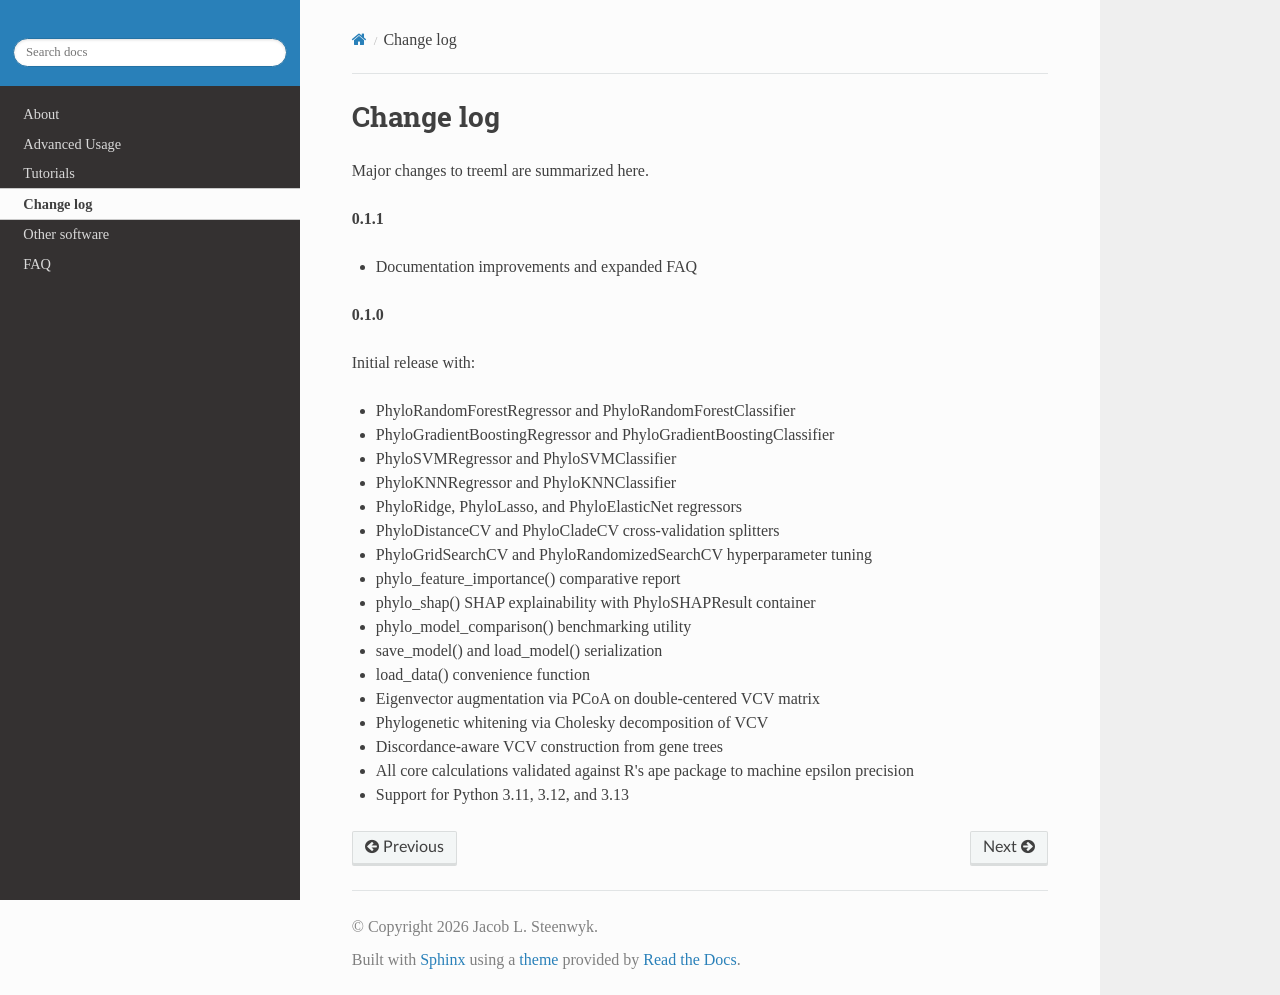
<file: change_log/index.html>
<!DOCTYPE html>
<html class="writer-html5" lang="en" data-content_root="../">
<head>
  <meta charset="utf-8" /><meta name="viewport" content="width=device-width, initial-scale=1" />

  <meta name="viewport" content="width=device-width, initial-scale=1.0" />
  <title>Change log &mdash; treeml  documentation</title>
      <link rel="stylesheet" type="text/css" href="../_static/pygments.css?v=b86133f3" />
      <link rel="stylesheet" type="text/css" href="../_static/css/theme.css?v=9edc463e" />
      <link rel="stylesheet" type="text/css" href="../_static/custom.css?v=83f1d849" />

  
      <script src="../_static/jquery.js?v=5d32c60e"></script>
      <script src="../_static/_sphinx_javascript_frameworks_compat.js?v=2cd50e6c"></script>
      <script src="../_static/documentation_options.js?v=5929fcd5"></script>
      <script src="../_static/doctools.js?v=fd6eb6e6"></script>
      <script src="../_static/sphinx_highlight.js?v=6ffebe34"></script>
    <script src="../_static/js/theme.js"></script>
    <link rel="index" title="Index" href="../genindex.html" />
    <link rel="search" title="Search" href="../search.html" />
    <link rel="next" title="Other software" href="../other_software/index.html" />
    <link rel="prev" title="Tutorials" href="../tutorials/index.html" /> 
</head>

<body class="wy-body-for-nav"> 
  <div class="wy-grid-for-nav">
    <nav data-toggle="wy-nav-shift" class="wy-nav-side">
      <div class="wy-side-scroll">
        <div class="wy-side-nav-search" >

          
          
          <a href="../index.html">
            
          </a>
<div role="search">
  <form id="rtd-search-form" class="wy-form" action="../search.html" method="get">
    <input type="text" name="q" placeholder="Search docs" aria-label="Search docs" />
    <input type="hidden" name="check_keywords" value="yes" />
    <input type="hidden" name="area" value="default" />
  </form>
</div>
        </div><div class="wy-menu wy-menu-vertical" data-spy="affix" role="navigation" aria-label="Navigation menu">
              <ul class="current">
<li class="toctree-l1"><a class="reference internal" href="../about/index.html">About</a></li>
<li class="toctree-l1"><a class="reference internal" href="../advanced/index.html">Advanced Usage</a></li>
<li class="toctree-l1"><a class="reference internal" href="../tutorials/index.html">Tutorials</a></li>
<li class="toctree-l1 current"><a class="current reference internal" href="#">Change log</a></li>
<li class="toctree-l1"><a class="reference internal" href="../other_software/index.html">Other software</a></li>
<li class="toctree-l1"><a class="reference internal" href="../frequently_asked_questions/index.html">FAQ</a></li>
</ul>

        </div>
      </div>
    </nav>

    <section data-toggle="wy-nav-shift" class="wy-nav-content-wrap"><nav class="wy-nav-top" aria-label="Mobile navigation menu" >
          <i data-toggle="wy-nav-top" class="fa fa-bars"></i>
          <a href="../index.html">treeml</a>
      </nav>

      <div class="wy-nav-content">
        <div class="rst-content">
          <div role="navigation" aria-label="Page navigation">
  <ul class="wy-breadcrumbs">
      <li><a href="../index.html" class="icon icon-home" aria-label="Home"></a></li>
      <li class="breadcrumb-item active">Change log</li>
      <li class="wy-breadcrumbs-aside">
      </li>
  </ul>
  <hr/>
</div>
          <div role="main" class="document" itemscope="itemscope" itemtype="http://schema.org/Article">
           <div itemprop="articleBody">
             
  <section id="change-log">
<span id="id1"></span><h1>Change log<a class="headerlink" href="#change-log" title="Link to this heading"></a></h1>
<p>Major changes to treeml are summarized here.</p>
<p><strong>0.1.1</strong></p>
<ul class="simple">
<li><p>Documentation improvements and expanded FAQ</p></li>
</ul>
<p><strong>0.1.0</strong></p>
<p>Initial release with:</p>
<ul class="simple">
<li><p>PhyloRandomForestRegressor and PhyloRandomForestClassifier</p></li>
<li><p>PhyloGradientBoostingRegressor and PhyloGradientBoostingClassifier</p></li>
<li><p>PhyloSVMRegressor and PhyloSVMClassifier</p></li>
<li><p>PhyloKNNRegressor and PhyloKNNClassifier</p></li>
<li><p>PhyloRidge, PhyloLasso, and PhyloElasticNet regressors</p></li>
<li><p>PhyloDistanceCV and PhyloCladeCV cross-validation splitters</p></li>
<li><p>PhyloGridSearchCV and PhyloRandomizedSearchCV hyperparameter tuning</p></li>
<li><p>phylo_feature_importance() comparative report</p></li>
<li><p>phylo_shap() SHAP explainability with PhyloSHAPResult container</p></li>
<li><p>phylo_model_comparison() benchmarking utility</p></li>
<li><p>save_model() and load_model() serialization</p></li>
<li><p>load_data() convenience function</p></li>
<li><p>Eigenvector augmentation via PCoA on double-centered VCV matrix</p></li>
<li><p>Phylogenetic whitening via Cholesky decomposition of VCV</p></li>
<li><p>Discordance-aware VCV construction from gene trees</p></li>
<li><p>All core calculations validated against R's ape package to machine epsilon precision</p></li>
<li><p>Support for Python 3.11, 3.12, and 3.13</p></li>
</ul>
</section>


           </div>
          </div>
          <footer><div class="rst-footer-buttons" role="navigation" aria-label="Footer">
        <a href="../tutorials/index.html" class="btn btn-neutral float-left" title="Tutorials" accesskey="p" rel="prev"><span class="fa fa-arrow-circle-left" aria-hidden="true"></span> Previous</a>
        <a href="../other_software/index.html" class="btn btn-neutral float-right" title="Other software" accesskey="n" rel="next">Next <span class="fa fa-arrow-circle-right" aria-hidden="true"></span></a>
    </div>

  <hr/>

  <div role="contentinfo">
    <p>&#169; Copyright 2026 Jacob L. Steenwyk.</p>
  </div>

  Built with <a href="https://www.sphinx-doc.org/">Sphinx</a> using a
    <a href="https://github.com/readthedocs/sphinx_rtd_theme">theme</a>
    provided by <a href="https://readthedocs.org">Read the Docs</a>.
   

</footer>
        </div>
      </div>
    </section>
  </div>
  <script>
      jQuery(function () {
          SphinxRtdTheme.Navigation.enable(true);
      });
  </script> 

</body>
</html>
</file>
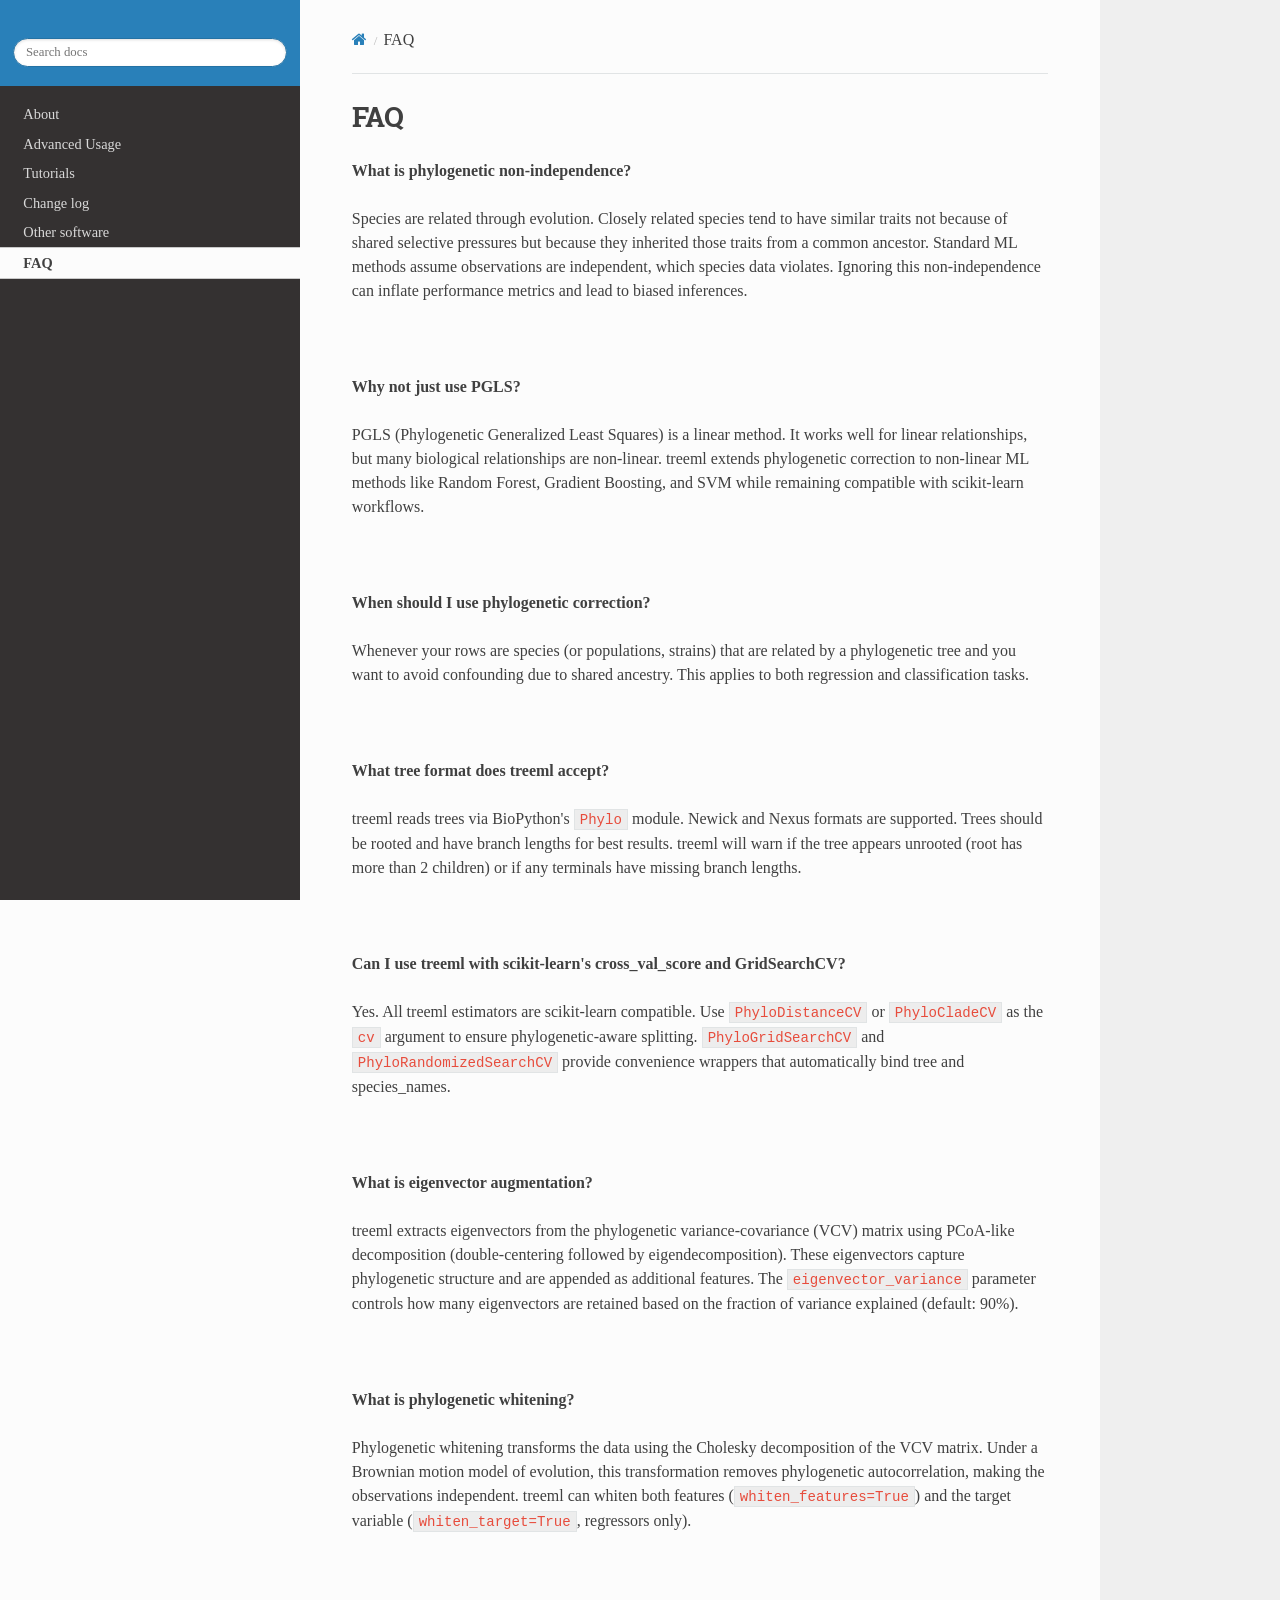
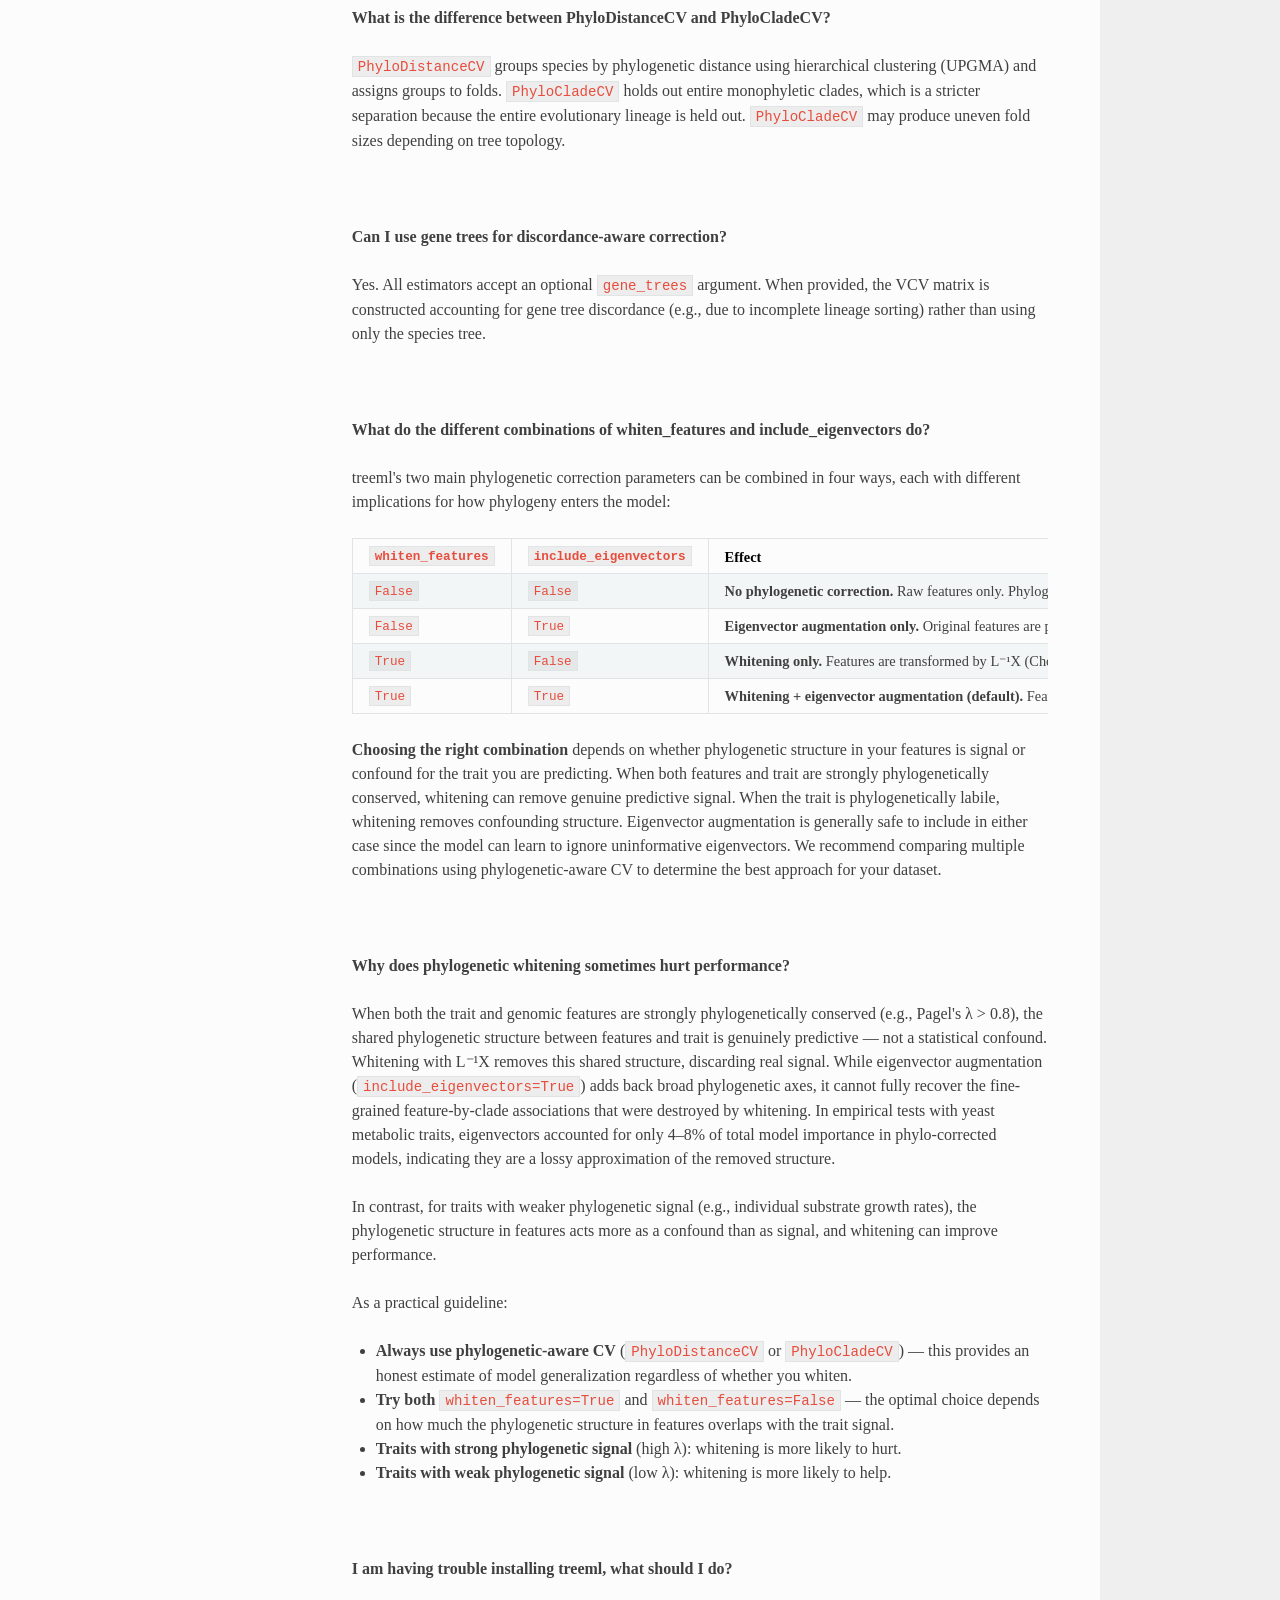
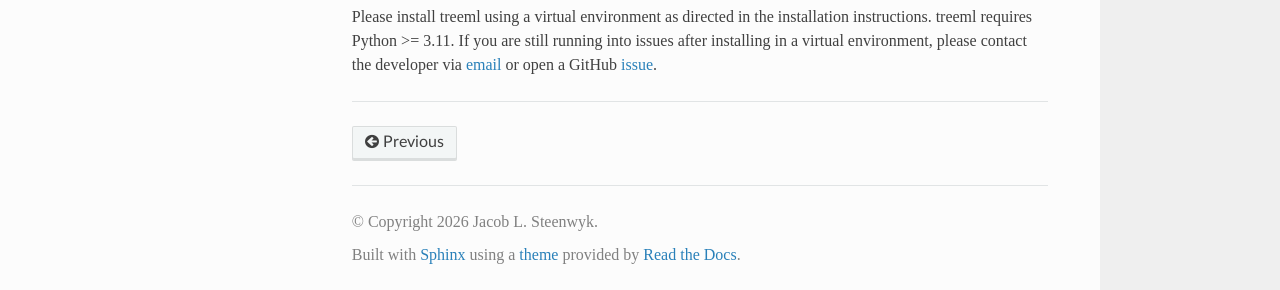
<file: frequently_asked_questions/index.html>
<!DOCTYPE html>
<html class="writer-html5" lang="en" data-content_root="../">
<head>
  <meta charset="utf-8" /><meta name="viewport" content="width=device-width, initial-scale=1" />

  <meta name="viewport" content="width=device-width, initial-scale=1.0" />
  <title>FAQ &mdash; treeml  documentation</title>
      <link rel="stylesheet" type="text/css" href="../_static/pygments.css?v=b86133f3" />
      <link rel="stylesheet" type="text/css" href="../_static/css/theme.css?v=9edc463e" />
      <link rel="stylesheet" type="text/css" href="../_static/custom.css?v=83f1d849" />

  
      <script src="../_static/jquery.js?v=5d32c60e"></script>
      <script src="../_static/_sphinx_javascript_frameworks_compat.js?v=2cd50e6c"></script>
      <script src="../_static/documentation_options.js?v=5929fcd5"></script>
      <script src="../_static/doctools.js?v=fd6eb6e6"></script>
      <script src="../_static/sphinx_highlight.js?v=6ffebe34"></script>
    <script src="../_static/js/theme.js"></script>
    <link rel="index" title="Index" href="../genindex.html" />
    <link rel="search" title="Search" href="../search.html" />
    <link rel="prev" title="Other software" href="../other_software/index.html" /> 
</head>

<body class="wy-body-for-nav"> 
  <div class="wy-grid-for-nav">
    <nav data-toggle="wy-nav-shift" class="wy-nav-side">
      <div class="wy-side-scroll">
        <div class="wy-side-nav-search" >

          
          
          <a href="../index.html">
            
          </a>
<div role="search">
  <form id="rtd-search-form" class="wy-form" action="../search.html" method="get">
    <input type="text" name="q" placeholder="Search docs" aria-label="Search docs" />
    <input type="hidden" name="check_keywords" value="yes" />
    <input type="hidden" name="area" value="default" />
  </form>
</div>
        </div><div class="wy-menu wy-menu-vertical" data-spy="affix" role="navigation" aria-label="Navigation menu">
              <ul class="current">
<li class="toctree-l1"><a class="reference internal" href="../about/index.html">About</a></li>
<li class="toctree-l1"><a class="reference internal" href="../advanced/index.html">Advanced Usage</a></li>
<li class="toctree-l1"><a class="reference internal" href="../tutorials/index.html">Tutorials</a></li>
<li class="toctree-l1"><a class="reference internal" href="../change_log/index.html">Change log</a></li>
<li class="toctree-l1"><a class="reference internal" href="../other_software/index.html">Other software</a></li>
<li class="toctree-l1 current"><a class="current reference internal" href="#">FAQ</a></li>
</ul>

        </div>
      </div>
    </nav>

    <section data-toggle="wy-nav-shift" class="wy-nav-content-wrap"><nav class="wy-nav-top" aria-label="Mobile navigation menu" >
          <i data-toggle="wy-nav-top" class="fa fa-bars"></i>
          <a href="../index.html">treeml</a>
      </nav>

      <div class="wy-nav-content">
        <div class="rst-content">
          <div role="navigation" aria-label="Page navigation">
  <ul class="wy-breadcrumbs">
      <li><a href="../index.html" class="icon icon-home" aria-label="Home"></a></li>
      <li class="breadcrumb-item active">FAQ</li>
      <li class="wy-breadcrumbs-aside">
      </li>
  </ul>
  <hr/>
</div>
          <div role="main" class="document" itemscope="itemscope" itemtype="http://schema.org/Article">
           <div itemprop="articleBody">
             
  <section id="faq">
<span id="id1"></span><h1>FAQ<a class="headerlink" href="#faq" title="Link to this heading"></a></h1>
<p><strong>What is phylogenetic non-independence?</strong></p>
<p>Species are related through evolution. Closely related species tend to have similar
traits not because of shared selective pressures but because they inherited those
traits from a common ancestor. Standard ML methods assume observations are independent,
which species data violates. Ignoring this non-independence can inflate performance
metrics and lead to biased inferences.</p>
<div class="line-block">
<div class="line"><br /></div>
</div>
<p><strong>Why not just use PGLS?</strong></p>
<p>PGLS (Phylogenetic Generalized Least Squares) is a linear method. It works well for
linear relationships, but many biological relationships are non-linear. treeml extends
phylogenetic correction to non-linear ML methods like Random Forest, Gradient Boosting,
and SVM while remaining compatible with scikit-learn workflows.</p>
<div class="line-block">
<div class="line"><br /></div>
</div>
<p><strong>When should I use phylogenetic correction?</strong></p>
<p>Whenever your rows are species (or populations, strains) that are related by a
phylogenetic tree and you want to avoid confounding due to shared ancestry. This
applies to both regression and classification tasks.</p>
<div class="line-block">
<div class="line"><br /></div>
</div>
<p><strong>What tree format does treeml accept?</strong></p>
<p>treeml reads trees via BioPython's <code class="docutils literal notranslate"><span class="pre">Phylo</span></code> module. Newick and Nexus formats are
supported. Trees should be rooted and have branch lengths for best results. treeml
will warn if the tree appears unrooted (root has more than 2 children) or if any
terminals have missing branch lengths.</p>
<div class="line-block">
<div class="line"><br /></div>
</div>
<p><strong>Can I use treeml with scikit-learn's cross_val_score and GridSearchCV?</strong></p>
<p>Yes. All treeml estimators are scikit-learn compatible. Use <code class="docutils literal notranslate"><span class="pre">PhyloDistanceCV</span></code> or
<code class="docutils literal notranslate"><span class="pre">PhyloCladeCV</span></code> as the <code class="docutils literal notranslate"><span class="pre">cv</span></code> argument to ensure phylogenetic-aware splitting.
<code class="docutils literal notranslate"><span class="pre">PhyloGridSearchCV</span></code> and <code class="docutils literal notranslate"><span class="pre">PhyloRandomizedSearchCV</span></code> provide convenience wrappers
that automatically bind tree and species_names.</p>
<div class="line-block">
<div class="line"><br /></div>
</div>
<p><strong>What is eigenvector augmentation?</strong></p>
<p>treeml extracts eigenvectors from the phylogenetic variance-covariance (VCV) matrix
using PCoA-like decomposition (double-centering followed by eigendecomposition).
These eigenvectors capture phylogenetic structure and are appended as additional
features. The <code class="docutils literal notranslate"><span class="pre">eigenvector_variance</span></code> parameter controls how many eigenvectors are
retained based on the fraction of variance explained (default: 90%).</p>
<div class="line-block">
<div class="line"><br /></div>
</div>
<p><strong>What is phylogenetic whitening?</strong></p>
<p>Phylogenetic whitening transforms the data using the Cholesky decomposition of the
VCV matrix. Under a Brownian motion model of evolution, this transformation removes
phylogenetic autocorrelation, making the observations independent. treeml can whiten
both features (<code class="docutils literal notranslate"><span class="pre">whiten_features=True</span></code>) and the target variable
(<code class="docutils literal notranslate"><span class="pre">whiten_target=True</span></code>, regressors only).</p>
<div class="line-block">
<div class="line"><br /></div>
</div>
<p><strong>What is the difference between PhyloDistanceCV and PhyloCladeCV?</strong></p>
<p><code class="docutils literal notranslate"><span class="pre">PhyloDistanceCV</span></code> groups species by phylogenetic distance using hierarchical clustering
(UPGMA) and assigns groups to folds. <code class="docutils literal notranslate"><span class="pre">PhyloCladeCV</span></code> holds out entire monophyletic clades,
which is a stricter separation because the entire evolutionary lineage is held out.
<code class="docutils literal notranslate"><span class="pre">PhyloCladeCV</span></code> may produce uneven fold sizes depending on tree topology.</p>
<div class="line-block">
<div class="line"><br /></div>
</div>
<p><strong>Can I use gene trees for discordance-aware correction?</strong></p>
<p>Yes. All estimators accept an optional <code class="docutils literal notranslate"><span class="pre">gene_trees</span></code> argument. When provided, the VCV
matrix is constructed accounting for gene tree discordance (e.g., due to incomplete
lineage sorting) rather than using only the species tree.</p>
<div class="line-block">
<div class="line"><br /></div>
</div>
<p><strong>What do the different combinations of whiten_features and include_eigenvectors do?</strong></p>
<p>treeml's two main phylogenetic correction parameters can be combined in four ways,
each with different implications for how phylogeny enters the model:</p>
<table class="docutils align-default">
<colgroup>
<col style="width: 20.0%" />
<col style="width: 20.0%" />
<col style="width: 60.0%" />
</colgroup>
<thead>
<tr class="row-odd"><th class="head"><p><code class="docutils literal notranslate"><span class="pre">whiten_features</span></code></p></th>
<th class="head"><p><code class="docutils literal notranslate"><span class="pre">include_eigenvectors</span></code></p></th>
<th class="head"><p>Effect</p></th>
</tr>
</thead>
<tbody>
<tr class="row-even"><td><p><code class="docutils literal notranslate"><span class="pre">False</span></code></p></td>
<td><p><code class="docutils literal notranslate"><span class="pre">False</span></code></p></td>
<td><p><strong>No phylogenetic correction.</strong> Raw features only. Phylogeny is ignored entirely
in the feature space (though phylogenetic-aware CV can still be used for honest
evaluation). This is the standard ML baseline.</p></td>
</tr>
<tr class="row-odd"><td><p><code class="docutils literal notranslate"><span class="pre">False</span></code></p></td>
<td><p><code class="docutils literal notranslate"><span class="pre">True</span></code></p></td>
<td><p><strong>Eigenvector augmentation only.</strong> Original features are preserved intact and
phylogenetic eigenvectors are appended as additional columns. The model can
learn to use phylogenetic structure as a predictor without distorting the
original feature space. This is a lossless approach — no information is removed,
and the model decides how much weight to give phylogenetic vs. genomic features.</p></td>
</tr>
<tr class="row-even"><td><p><code class="docutils literal notranslate"><span class="pre">True</span></code></p></td>
<td><p><code class="docutils literal notranslate"><span class="pre">False</span></code></p></td>
<td><p><strong>Whitening only.</strong> Features are transformed by L⁻¹X (Cholesky of VCV) to remove
phylogenetic autocorrelation. Observations become approximately independent under
a Brownian motion model, analogous to GLS residuals. No phylogenetic structure is
explicitly provided to the model. This is the most aggressive correction — it
assumes all phylogenetic structure in features is confounding.</p></td>
</tr>
<tr class="row-odd"><td><p><code class="docutils literal notranslate"><span class="pre">True</span></code></p></td>
<td><p><code class="docutils literal notranslate"><span class="pre">True</span></code></p></td>
<td><p><strong>Whitening + eigenvector augmentation (default).</strong> Features are whitened to remove
phylogenetic autocorrelation, then eigenvectors are appended to provide the model
with explicit phylogenetic covariates. This is the PGLS analogue for ML — it
separates phylogenetic structure from the features and re-introduces it as
controlled covariates. However, the eigenvectors are a lossy approximation
(typically capturing ~90% of phylogenetic variance), so some fine-grained
feature-by-clade associations lost during whitening may not be fully recovered.</p></td>
</tr>
</tbody>
</table>
<p><strong>Choosing the right combination</strong> depends on whether phylogenetic structure in your
features is signal or confound for the trait you are predicting. When both features and
trait are strongly phylogenetically conserved, whitening can remove genuine predictive
signal. When the trait is phylogenetically labile, whitening removes confounding
structure. Eigenvector augmentation is generally safe to include in either case since the
model can learn to ignore uninformative eigenvectors. We recommend comparing multiple
combinations using phylogenetic-aware CV to determine the best approach for your dataset.</p>
<div class="line-block">
<div class="line"><br /></div>
</div>
<p><strong>Why does phylogenetic whitening sometimes hurt performance?</strong></p>
<p>When both the trait and genomic features are strongly phylogenetically conserved (e.g.,
Pagel's λ &gt; 0.8), the shared phylogenetic structure between features and trait is
genuinely predictive — not a statistical confound. Whitening with L⁻¹X removes this
shared structure, discarding real signal. While eigenvector augmentation
(<code class="docutils literal notranslate"><span class="pre">include_eigenvectors=True</span></code>) adds back broad phylogenetic axes, it cannot fully
recover the fine-grained feature-by-clade associations that were destroyed by
whitening. In empirical tests with yeast metabolic traits, eigenvectors accounted for
only 4–8% of total model importance in phylo-corrected models, indicating they are a
lossy approximation of the removed structure.</p>
<p>In contrast, for traits with weaker phylogenetic signal (e.g., individual substrate
growth rates), the phylogenetic structure in features acts more as a confound than as
signal, and whitening can improve performance.</p>
<p>As a practical guideline:</p>
<ul class="simple">
<li><p><strong>Always use phylogenetic-aware CV</strong> (<code class="docutils literal notranslate"><span class="pre">PhyloDistanceCV</span></code> or <code class="docutils literal notranslate"><span class="pre">PhyloCladeCV</span></code>) — this
provides an honest estimate of model generalization regardless of whether you whiten.</p></li>
<li><p><strong>Try both</strong> <code class="docutils literal notranslate"><span class="pre">whiten_features=True</span></code> and <code class="docutils literal notranslate"><span class="pre">whiten_features=False</span></code> — the optimal
choice depends on how much the phylogenetic structure in features overlaps with the
trait signal.</p></li>
<li><p><strong>Traits with strong phylogenetic signal</strong> (high λ): whitening is more likely to hurt.</p></li>
<li><p><strong>Traits with weak phylogenetic signal</strong> (low λ): whitening is more likely to help.</p></li>
</ul>
<div class="line-block">
<div class="line"><br /></div>
</div>
<p><strong>I am having trouble installing treeml, what should I do?</strong></p>
<p>Please install treeml using a virtual environment as directed in the installation
instructions. treeml requires Python &gt;= 3.11. If you are still running into issues
after installing in a virtual environment, please contact the developer via <a class="reference external" href="https://jlsteenwyk.com/contact.html">email</a>
or open a GitHub <a class="reference external" href="https://github.com/jlsteenwyk/treeml/issues">issue</a>.</p>
<hr class="docutils" />
</section>


           </div>
          </div>
          <footer><div class="rst-footer-buttons" role="navigation" aria-label="Footer">
        <a href="../other_software/index.html" class="btn btn-neutral float-left" title="Other software" accesskey="p" rel="prev"><span class="fa fa-arrow-circle-left" aria-hidden="true"></span> Previous</a>
    </div>

  <hr/>

  <div role="contentinfo">
    <p>&#169; Copyright 2026 Jacob L. Steenwyk.</p>
  </div>

  Built with <a href="https://www.sphinx-doc.org/">Sphinx</a> using a
    <a href="https://github.com/readthedocs/sphinx_rtd_theme">theme</a>
    provided by <a href="https://readthedocs.org">Read the Docs</a>.
   

</footer>
        </div>
      </div>
    </section>
  </div>
  <script>
      jQuery(function () {
          SphinxRtdTheme.Navigation.enable(true);
      });
  </script> 

</body>
</html>
</file>
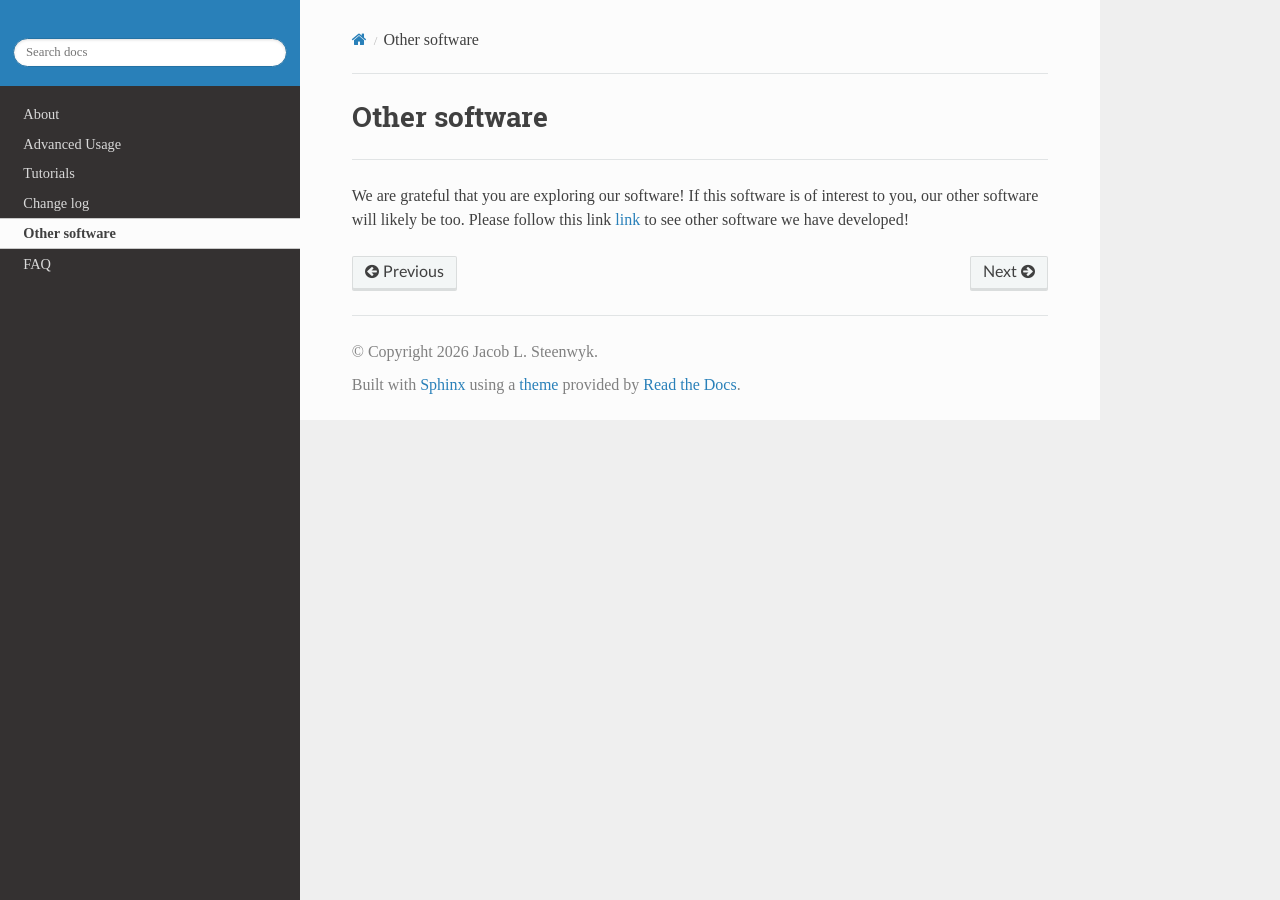
<file: other_software/index.html>
<!DOCTYPE html>
<html class="writer-html5" lang="en" data-content_root="../">
<head>
  <meta charset="utf-8" /><meta name="viewport" content="width=device-width, initial-scale=1" />

  <meta name="viewport" content="width=device-width, initial-scale=1.0" />
  <title>Other software &mdash; treeml  documentation</title>
      <link rel="stylesheet" type="text/css" href="../_static/pygments.css?v=b86133f3" />
      <link rel="stylesheet" type="text/css" href="../_static/css/theme.css?v=9edc463e" />
      <link rel="stylesheet" type="text/css" href="../_static/custom.css?v=83f1d849" />

  
      <script src="../_static/jquery.js?v=5d32c60e"></script>
      <script src="../_static/_sphinx_javascript_frameworks_compat.js?v=2cd50e6c"></script>
      <script src="../_static/documentation_options.js?v=5929fcd5"></script>
      <script src="../_static/doctools.js?v=fd6eb6e6"></script>
      <script src="../_static/sphinx_highlight.js?v=6ffebe34"></script>
    <script src="../_static/js/theme.js"></script>
    <link rel="index" title="Index" href="../genindex.html" />
    <link rel="search" title="Search" href="../search.html" />
    <link rel="next" title="FAQ" href="../frequently_asked_questions/index.html" />
    <link rel="prev" title="Change log" href="../change_log/index.html" /> 
</head>

<body class="wy-body-for-nav"> 
  <div class="wy-grid-for-nav">
    <nav data-toggle="wy-nav-shift" class="wy-nav-side">
      <div class="wy-side-scroll">
        <div class="wy-side-nav-search" >

          
          
          <a href="../index.html">
            
          </a>
<div role="search">
  <form id="rtd-search-form" class="wy-form" action="../search.html" method="get">
    <input type="text" name="q" placeholder="Search docs" aria-label="Search docs" />
    <input type="hidden" name="check_keywords" value="yes" />
    <input type="hidden" name="area" value="default" />
  </form>
</div>
        </div><div class="wy-menu wy-menu-vertical" data-spy="affix" role="navigation" aria-label="Navigation menu">
              <ul class="current">
<li class="toctree-l1"><a class="reference internal" href="../about/index.html">About</a></li>
<li class="toctree-l1"><a class="reference internal" href="../advanced/index.html">Advanced Usage</a></li>
<li class="toctree-l1"><a class="reference internal" href="../tutorials/index.html">Tutorials</a></li>
<li class="toctree-l1"><a class="reference internal" href="../change_log/index.html">Change log</a></li>
<li class="toctree-l1 current"><a class="current reference internal" href="#">Other software</a></li>
<li class="toctree-l1"><a class="reference internal" href="../frequently_asked_questions/index.html">FAQ</a></li>
</ul>

        </div>
      </div>
    </nav>

    <section data-toggle="wy-nav-shift" class="wy-nav-content-wrap"><nav class="wy-nav-top" aria-label="Mobile navigation menu" >
          <i data-toggle="wy-nav-top" class="fa fa-bars"></i>
          <a href="../index.html">treeml</a>
      </nav>

      <div class="wy-nav-content">
        <div class="rst-content">
          <div role="navigation" aria-label="Page navigation">
  <ul class="wy-breadcrumbs">
      <li><a href="../index.html" class="icon icon-home" aria-label="Home"></a></li>
      <li class="breadcrumb-item active">Other software</li>
      <li class="wy-breadcrumbs-aside">
      </li>
  </ul>
  <hr/>
</div>
          <div role="main" class="document" itemscope="itemscope" itemtype="http://schema.org/Article">
           <div itemprop="articleBody">
             
  <section id="other-software">
<span id="id1"></span><h1>Other software<a class="headerlink" href="#other-software" title="Link to this heading"></a></h1>
<hr class="docutils" />
<p>We are grateful that you are exploring our software! If this software is of interest
to you, our other software will likely be too. Please follow this link
<a class="reference external" href="https://jlsteenwyk.com/software.html">link</a>
to see other software we have developed!</p>
</section>


           </div>
          </div>
          <footer><div class="rst-footer-buttons" role="navigation" aria-label="Footer">
        <a href="../change_log/index.html" class="btn btn-neutral float-left" title="Change log" accesskey="p" rel="prev"><span class="fa fa-arrow-circle-left" aria-hidden="true"></span> Previous</a>
        <a href="../frequently_asked_questions/index.html" class="btn btn-neutral float-right" title="FAQ" accesskey="n" rel="next">Next <span class="fa fa-arrow-circle-right" aria-hidden="true"></span></a>
    </div>

  <hr/>

  <div role="contentinfo">
    <p>&#169; Copyright 2026 Jacob L. Steenwyk.</p>
  </div>

  Built with <a href="https://www.sphinx-doc.org/">Sphinx</a> using a
    <a href="https://github.com/readthedocs/sphinx_rtd_theme">theme</a>
    provided by <a href="https://readthedocs.org">Read the Docs</a>.
   

</footer>
        </div>
      </div>
    </section>
  </div>
  <script>
      jQuery(function () {
          SphinxRtdTheme.Navigation.enable(true);
      });
  </script> 

</body>
</html>
</file>
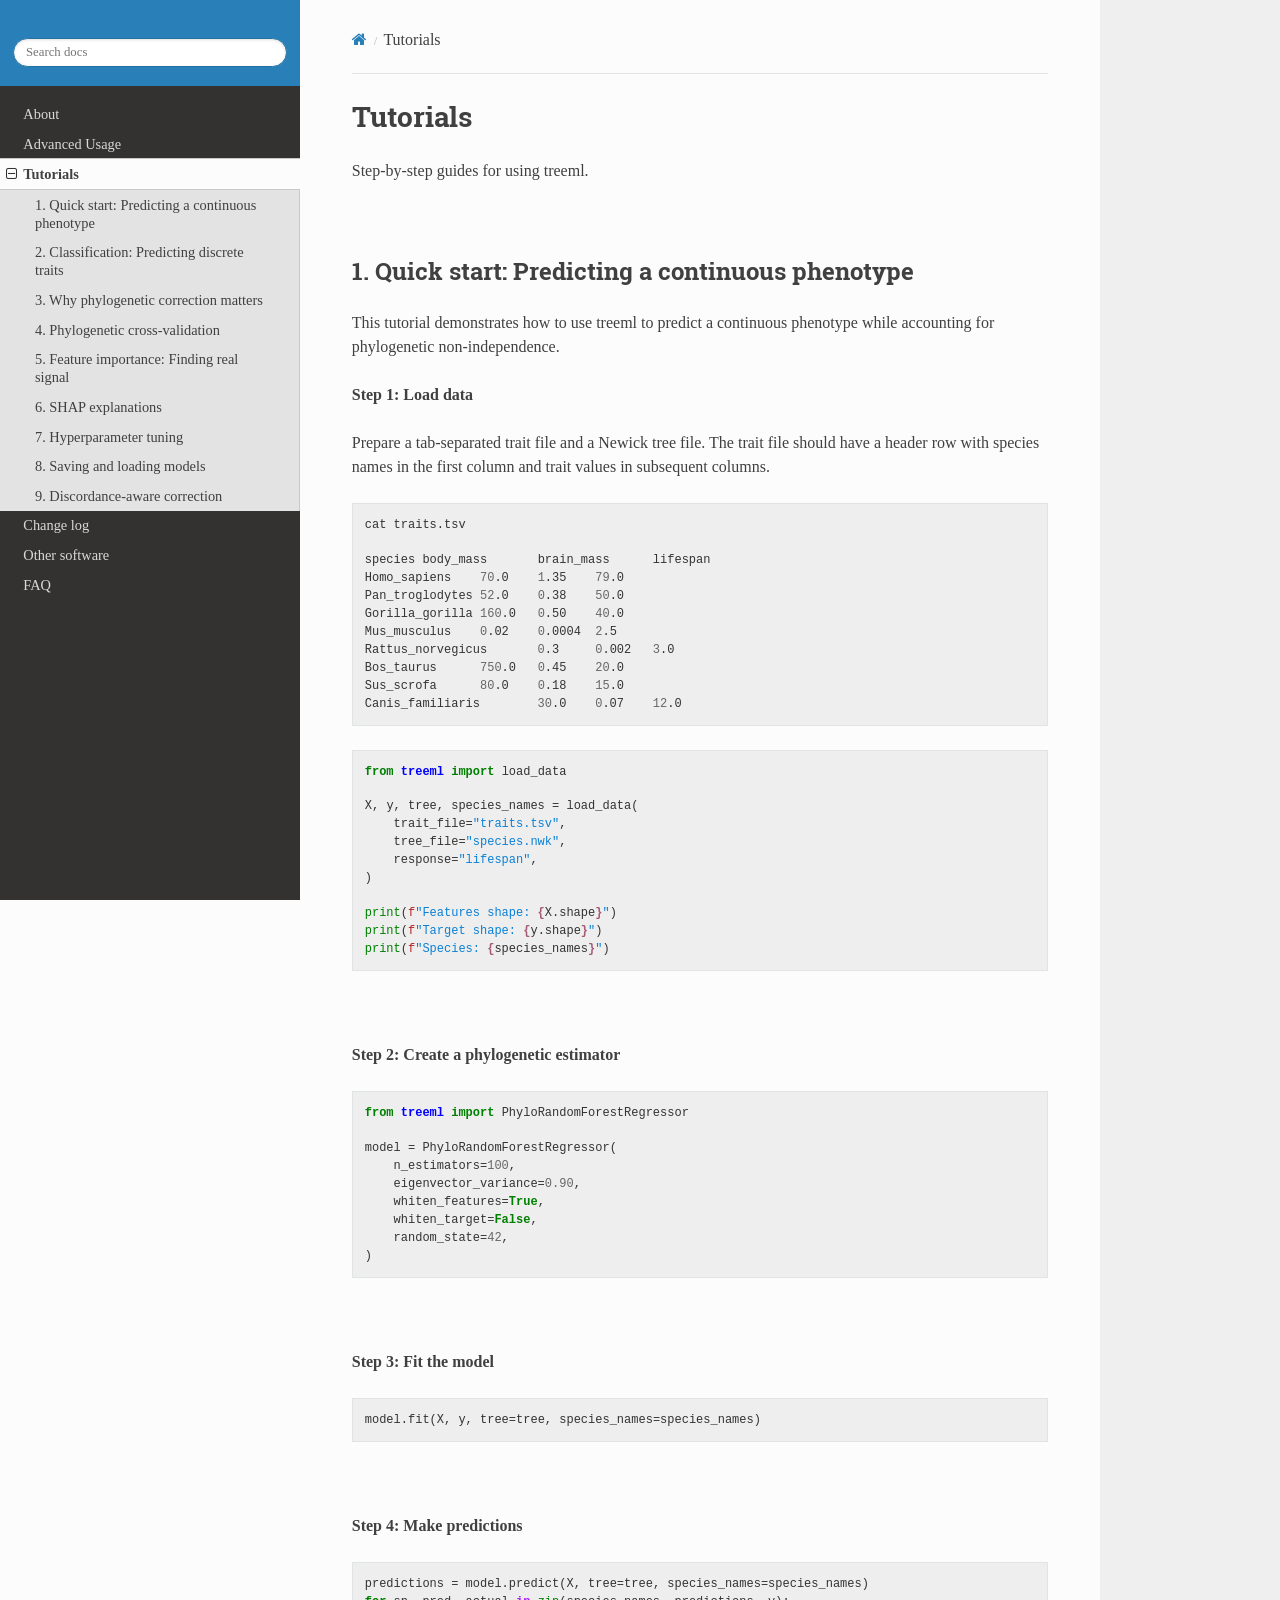
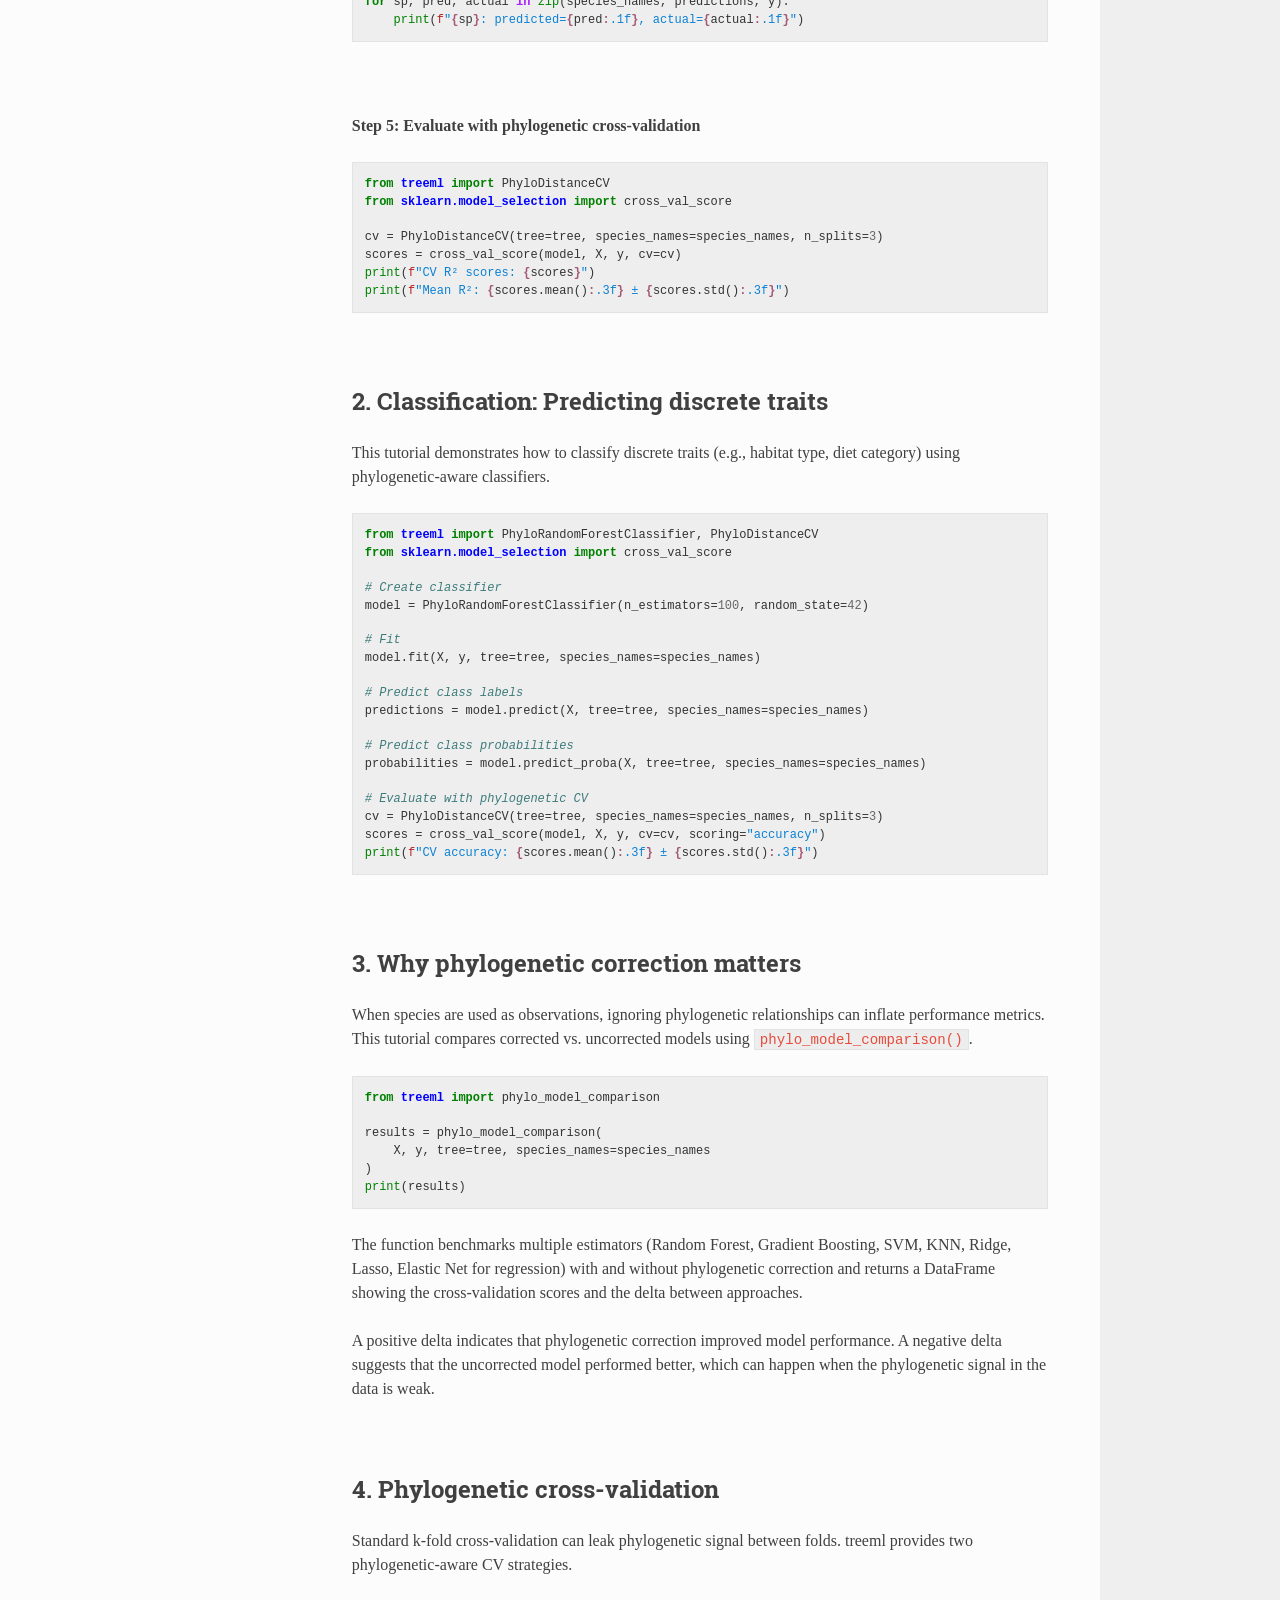
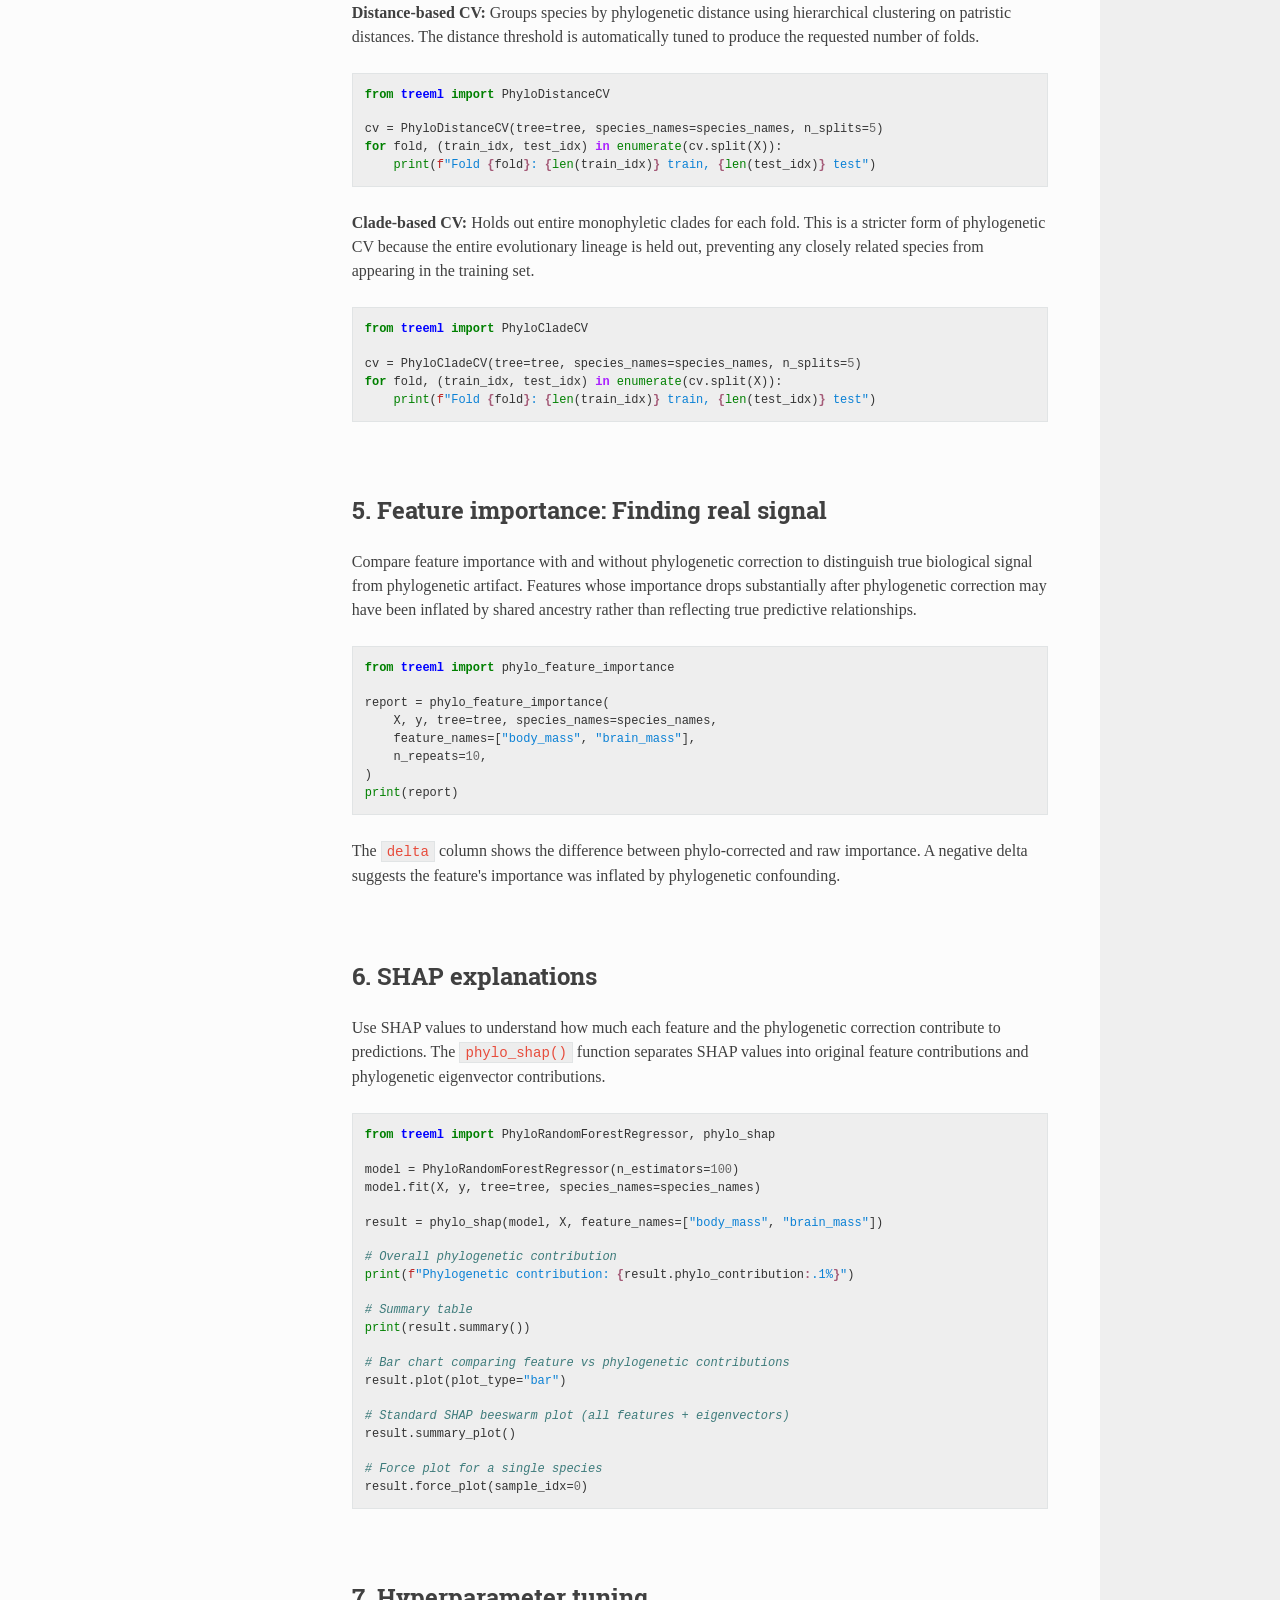
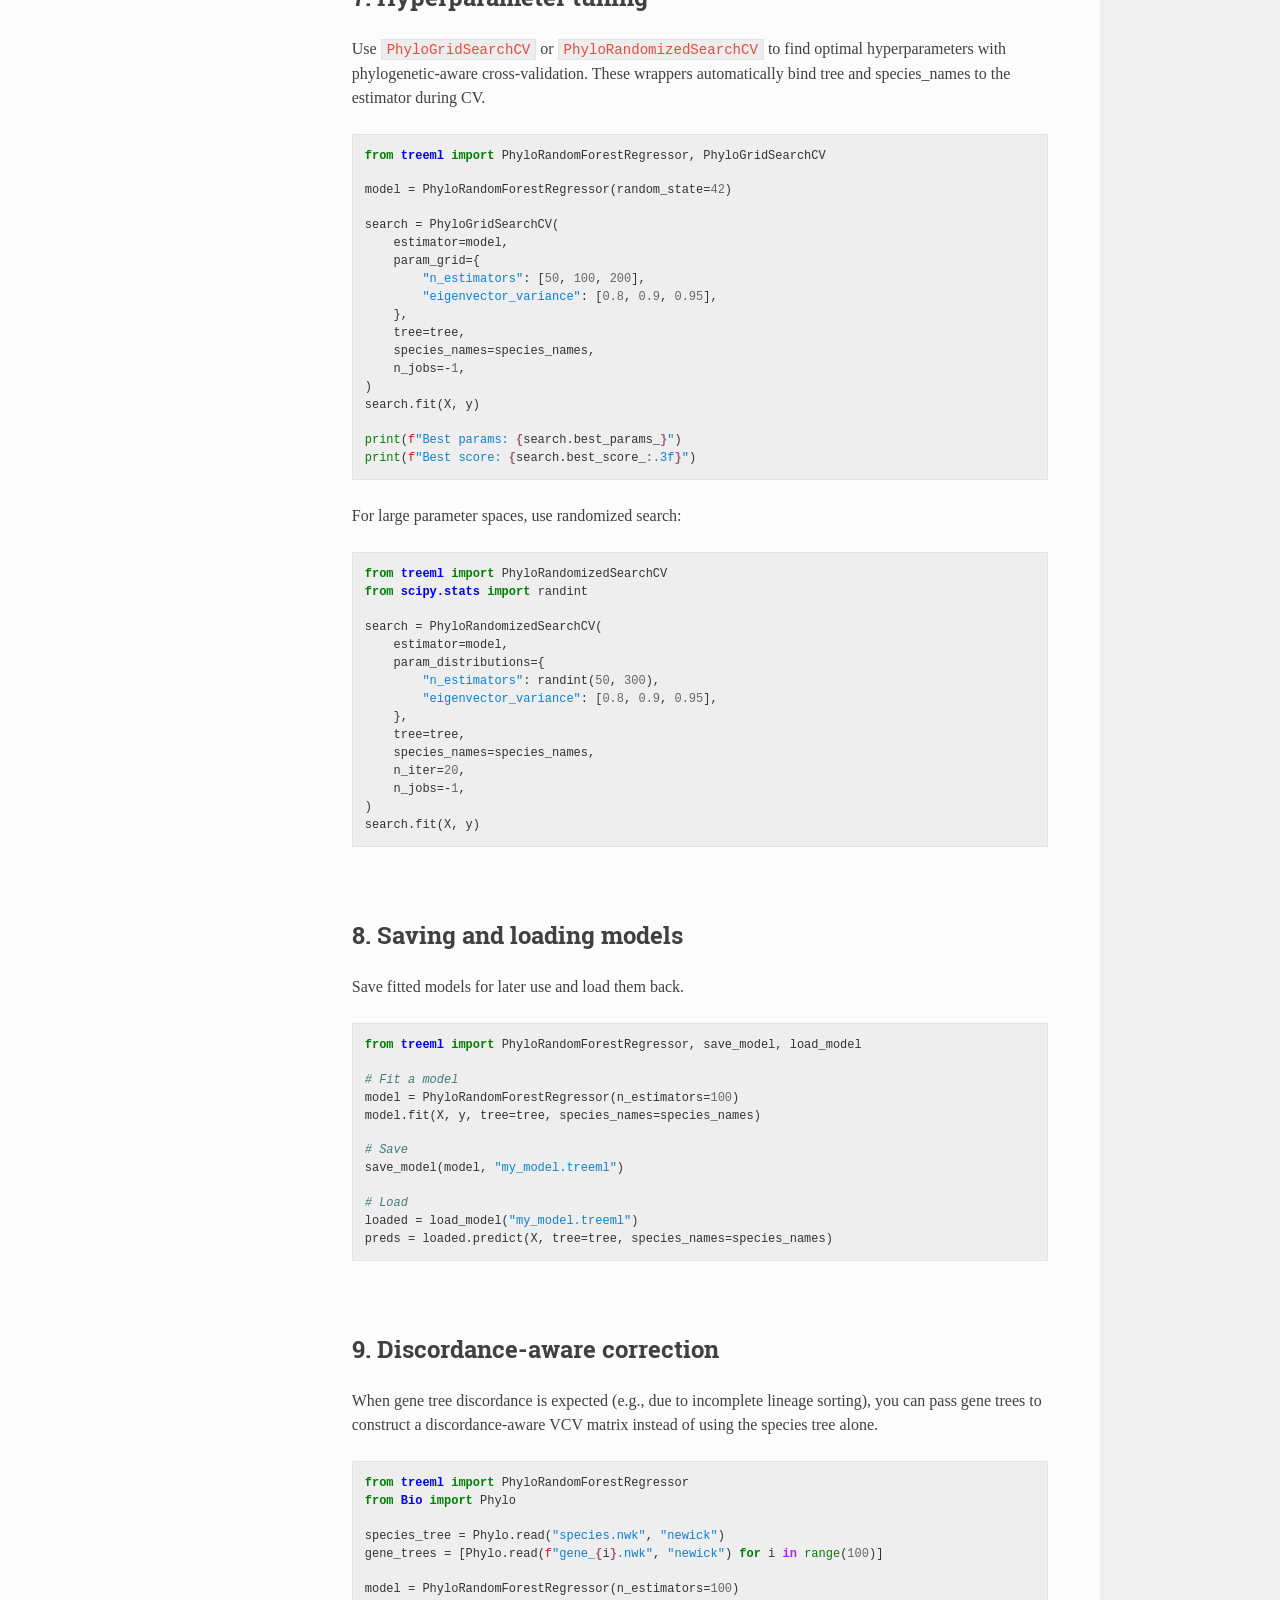
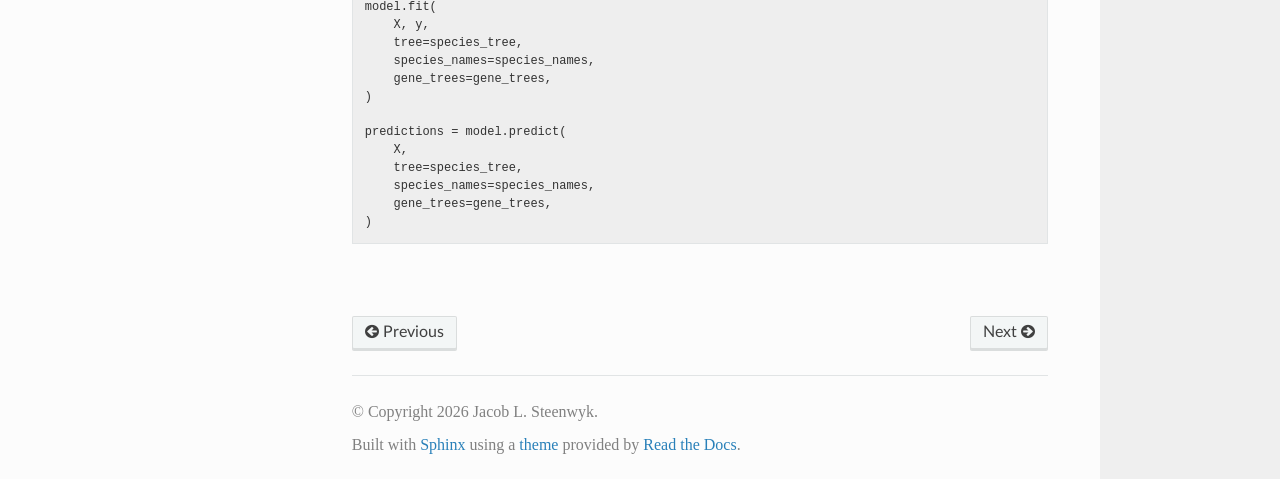
<file: tutorials/index.html>
<!DOCTYPE html>
<html class="writer-html5" lang="en" data-content_root="../">
<head>
  <meta charset="utf-8" /><meta name="viewport" content="width=device-width, initial-scale=1" />

  <meta name="viewport" content="width=device-width, initial-scale=1.0" />
  <title>Tutorials &mdash; treeml  documentation</title>
      <link rel="stylesheet" type="text/css" href="../_static/pygments.css?v=b86133f3" />
      <link rel="stylesheet" type="text/css" href="../_static/css/theme.css?v=9edc463e" />
      <link rel="stylesheet" type="text/css" href="../_static/custom.css?v=83f1d849" />

  
      <script src="../_static/jquery.js?v=5d32c60e"></script>
      <script src="../_static/_sphinx_javascript_frameworks_compat.js?v=2cd50e6c"></script>
      <script src="../_static/documentation_options.js?v=5929fcd5"></script>
      <script src="../_static/doctools.js?v=fd6eb6e6"></script>
      <script src="../_static/sphinx_highlight.js?v=6ffebe34"></script>
    <script src="../_static/js/theme.js"></script>
    <link rel="index" title="Index" href="../genindex.html" />
    <link rel="search" title="Search" href="../search.html" />
    <link rel="next" title="Change log" href="../change_log/index.html" />
    <link rel="prev" title="Advanced Usage" href="../advanced/index.html" /> 
</head>

<body class="wy-body-for-nav"> 
  <div class="wy-grid-for-nav">
    <nav data-toggle="wy-nav-shift" class="wy-nav-side">
      <div class="wy-side-scroll">
        <div class="wy-side-nav-search" >

          
          
          <a href="../index.html">
            
          </a>
<div role="search">
  <form id="rtd-search-form" class="wy-form" action="../search.html" method="get">
    <input type="text" name="q" placeholder="Search docs" aria-label="Search docs" />
    <input type="hidden" name="check_keywords" value="yes" />
    <input type="hidden" name="area" value="default" />
  </form>
</div>
        </div><div class="wy-menu wy-menu-vertical" data-spy="affix" role="navigation" aria-label="Navigation menu">
              <ul class="current">
<li class="toctree-l1"><a class="reference internal" href="../about/index.html">About</a></li>
<li class="toctree-l1"><a class="reference internal" href="../advanced/index.html">Advanced Usage</a></li>
<li class="toctree-l1 current"><a class="current reference internal" href="#">Tutorials</a><ul>
<li class="toctree-l2"><a class="reference internal" href="#quick-start-predicting-a-continuous-phenotype">1. Quick start: Predicting a continuous phenotype</a></li>
<li class="toctree-l2"><a class="reference internal" href="#classification-predicting-discrete-traits">2. Classification: Predicting discrete traits</a></li>
<li class="toctree-l2"><a class="reference internal" href="#why-phylogenetic-correction-matters">3. Why phylogenetic correction matters</a></li>
<li class="toctree-l2"><a class="reference internal" href="#phylogenetic-cross-validation">4. Phylogenetic cross-validation</a></li>
<li class="toctree-l2"><a class="reference internal" href="#feature-importance-finding-real-signal">5. Feature importance: Finding real signal</a></li>
<li class="toctree-l2"><a class="reference internal" href="#shap-explanations">6. SHAP explanations</a></li>
<li class="toctree-l2"><a class="reference internal" href="#hyperparameter-tuning">7. Hyperparameter tuning</a></li>
<li class="toctree-l2"><a class="reference internal" href="#saving-and-loading-models">8. Saving and loading models</a></li>
<li class="toctree-l2"><a class="reference internal" href="#discordance-aware-correction">9. Discordance-aware correction</a></li>
</ul>
</li>
<li class="toctree-l1"><a class="reference internal" href="../change_log/index.html">Change log</a></li>
<li class="toctree-l1"><a class="reference internal" href="../other_software/index.html">Other software</a></li>
<li class="toctree-l1"><a class="reference internal" href="../frequently_asked_questions/index.html">FAQ</a></li>
</ul>

        </div>
      </div>
    </nav>

    <section data-toggle="wy-nav-shift" class="wy-nav-content-wrap"><nav class="wy-nav-top" aria-label="Mobile navigation menu" >
          <i data-toggle="wy-nav-top" class="fa fa-bars"></i>
          <a href="../index.html">treeml</a>
      </nav>

      <div class="wy-nav-content">
        <div class="rst-content">
          <div role="navigation" aria-label="Page navigation">
  <ul class="wy-breadcrumbs">
      <li><a href="../index.html" class="icon icon-home" aria-label="Home"></a></li>
      <li class="breadcrumb-item active">Tutorials</li>
      <li class="wy-breadcrumbs-aside">
      </li>
  </ul>
  <hr/>
</div>
          <div role="main" class="document" itemscope="itemscope" itemtype="http://schema.org/Article">
           <div itemprop="articleBody">
             
  <section id="tutorials">
<span id="id1"></span><h1>Tutorials<a class="headerlink" href="#tutorials" title="Link to this heading"></a></h1>
<p>Step-by-step guides for using treeml.</p>
<div class="line-block">
<div class="line"><br /></div>
</div>
<section id="quick-start-predicting-a-continuous-phenotype">
<h2>1. Quick start: Predicting a continuous phenotype<a class="headerlink" href="#quick-start-predicting-a-continuous-phenotype" title="Link to this heading"></a></h2>
<p>This tutorial demonstrates how to use treeml to predict a continuous phenotype
while accounting for phylogenetic non-independence.</p>
<p><strong>Step 1: Load data</strong></p>
<p>Prepare a tab-separated trait file and a Newick tree file. The trait file should
have a header row with species names in the first column and trait values in
subsequent columns.</p>
<div class="highlight-shell notranslate"><div class="highlight"><pre><span></span>cat<span class="w"> </span>traits.tsv

species<span class="w"> </span>body_mass<span class="w">       </span>brain_mass<span class="w">      </span>lifespan
Homo_sapiens<span class="w">    </span><span class="m">70</span>.0<span class="w">    </span><span class="m">1</span>.35<span class="w">    </span><span class="m">79</span>.0
Pan_troglodytes<span class="w"> </span><span class="m">52</span>.0<span class="w">    </span><span class="m">0</span>.38<span class="w">    </span><span class="m">50</span>.0
Gorilla_gorilla<span class="w"> </span><span class="m">160</span>.0<span class="w">   </span><span class="m">0</span>.50<span class="w">    </span><span class="m">40</span>.0
Mus_musculus<span class="w">    </span><span class="m">0</span>.02<span class="w">    </span><span class="m">0</span>.0004<span class="w">  </span><span class="m">2</span>.5
Rattus_norvegicus<span class="w">       </span><span class="m">0</span>.3<span class="w">     </span><span class="m">0</span>.002<span class="w">   </span><span class="m">3</span>.0
Bos_taurus<span class="w">      </span><span class="m">750</span>.0<span class="w">   </span><span class="m">0</span>.45<span class="w">    </span><span class="m">20</span>.0
Sus_scrofa<span class="w">      </span><span class="m">80</span>.0<span class="w">    </span><span class="m">0</span>.18<span class="w">    </span><span class="m">15</span>.0
Canis_familiaris<span class="w">        </span><span class="m">30</span>.0<span class="w">    </span><span class="m">0</span>.07<span class="w">    </span><span class="m">12</span>.0
</pre></div>
</div>
<div class="highlight-python notranslate"><div class="highlight"><pre><span></span><span class="kn">from</span><span class="w"> </span><span class="nn">treeml</span><span class="w"> </span><span class="kn">import</span> <span class="n">load_data</span>

<span class="n">X</span><span class="p">,</span> <span class="n">y</span><span class="p">,</span> <span class="n">tree</span><span class="p">,</span> <span class="n">species_names</span> <span class="o">=</span> <span class="n">load_data</span><span class="p">(</span>
    <span class="n">trait_file</span><span class="o">=</span><span class="s2">&quot;traits.tsv&quot;</span><span class="p">,</span>
    <span class="n">tree_file</span><span class="o">=</span><span class="s2">&quot;species.nwk&quot;</span><span class="p">,</span>
    <span class="n">response</span><span class="o">=</span><span class="s2">&quot;lifespan&quot;</span><span class="p">,</span>
<span class="p">)</span>

<span class="nb">print</span><span class="p">(</span><span class="sa">f</span><span class="s2">&quot;Features shape: </span><span class="si">{</span><span class="n">X</span><span class="o">.</span><span class="n">shape</span><span class="si">}</span><span class="s2">&quot;</span><span class="p">)</span>
<span class="nb">print</span><span class="p">(</span><span class="sa">f</span><span class="s2">&quot;Target shape: </span><span class="si">{</span><span class="n">y</span><span class="o">.</span><span class="n">shape</span><span class="si">}</span><span class="s2">&quot;</span><span class="p">)</span>
<span class="nb">print</span><span class="p">(</span><span class="sa">f</span><span class="s2">&quot;Species: </span><span class="si">{</span><span class="n">species_names</span><span class="si">}</span><span class="s2">&quot;</span><span class="p">)</span>
</pre></div>
</div>
<div class="line-block">
<div class="line"><br /></div>
</div>
<p><strong>Step 2: Create a phylogenetic estimator</strong></p>
<div class="highlight-python notranslate"><div class="highlight"><pre><span></span><span class="kn">from</span><span class="w"> </span><span class="nn">treeml</span><span class="w"> </span><span class="kn">import</span> <span class="n">PhyloRandomForestRegressor</span>

<span class="n">model</span> <span class="o">=</span> <span class="n">PhyloRandomForestRegressor</span><span class="p">(</span>
    <span class="n">n_estimators</span><span class="o">=</span><span class="mi">100</span><span class="p">,</span>
    <span class="n">eigenvector_variance</span><span class="o">=</span><span class="mf">0.90</span><span class="p">,</span>
    <span class="n">whiten_features</span><span class="o">=</span><span class="kc">True</span><span class="p">,</span>
    <span class="n">whiten_target</span><span class="o">=</span><span class="kc">False</span><span class="p">,</span>
    <span class="n">random_state</span><span class="o">=</span><span class="mi">42</span><span class="p">,</span>
<span class="p">)</span>
</pre></div>
</div>
<div class="line-block">
<div class="line"><br /></div>
</div>
<p><strong>Step 3: Fit the model</strong></p>
<div class="highlight-python notranslate"><div class="highlight"><pre><span></span><span class="n">model</span><span class="o">.</span><span class="n">fit</span><span class="p">(</span><span class="n">X</span><span class="p">,</span> <span class="n">y</span><span class="p">,</span> <span class="n">tree</span><span class="o">=</span><span class="n">tree</span><span class="p">,</span> <span class="n">species_names</span><span class="o">=</span><span class="n">species_names</span><span class="p">)</span>
</pre></div>
</div>
<div class="line-block">
<div class="line"><br /></div>
</div>
<p><strong>Step 4: Make predictions</strong></p>
<div class="highlight-python notranslate"><div class="highlight"><pre><span></span><span class="n">predictions</span> <span class="o">=</span> <span class="n">model</span><span class="o">.</span><span class="n">predict</span><span class="p">(</span><span class="n">X</span><span class="p">,</span> <span class="n">tree</span><span class="o">=</span><span class="n">tree</span><span class="p">,</span> <span class="n">species_names</span><span class="o">=</span><span class="n">species_names</span><span class="p">)</span>
<span class="k">for</span> <span class="n">sp</span><span class="p">,</span> <span class="n">pred</span><span class="p">,</span> <span class="n">actual</span> <span class="ow">in</span> <span class="nb">zip</span><span class="p">(</span><span class="n">species_names</span><span class="p">,</span> <span class="n">predictions</span><span class="p">,</span> <span class="n">y</span><span class="p">):</span>
    <span class="nb">print</span><span class="p">(</span><span class="sa">f</span><span class="s2">&quot;</span><span class="si">{</span><span class="n">sp</span><span class="si">}</span><span class="s2">: predicted=</span><span class="si">{</span><span class="n">pred</span><span class="si">:</span><span class="s2">.1f</span><span class="si">}</span><span class="s2">, actual=</span><span class="si">{</span><span class="n">actual</span><span class="si">:</span><span class="s2">.1f</span><span class="si">}</span><span class="s2">&quot;</span><span class="p">)</span>
</pre></div>
</div>
<div class="line-block">
<div class="line"><br /></div>
</div>
<p><strong>Step 5: Evaluate with phylogenetic cross-validation</strong></p>
<div class="highlight-python notranslate"><div class="highlight"><pre><span></span><span class="kn">from</span><span class="w"> </span><span class="nn">treeml</span><span class="w"> </span><span class="kn">import</span> <span class="n">PhyloDistanceCV</span>
<span class="kn">from</span><span class="w"> </span><span class="nn">sklearn.model_selection</span><span class="w"> </span><span class="kn">import</span> <span class="n">cross_val_score</span>

<span class="n">cv</span> <span class="o">=</span> <span class="n">PhyloDistanceCV</span><span class="p">(</span><span class="n">tree</span><span class="o">=</span><span class="n">tree</span><span class="p">,</span> <span class="n">species_names</span><span class="o">=</span><span class="n">species_names</span><span class="p">,</span> <span class="n">n_splits</span><span class="o">=</span><span class="mi">3</span><span class="p">)</span>
<span class="n">scores</span> <span class="o">=</span> <span class="n">cross_val_score</span><span class="p">(</span><span class="n">model</span><span class="p">,</span> <span class="n">X</span><span class="p">,</span> <span class="n">y</span><span class="p">,</span> <span class="n">cv</span><span class="o">=</span><span class="n">cv</span><span class="p">)</span>
<span class="nb">print</span><span class="p">(</span><span class="sa">f</span><span class="s2">&quot;CV R² scores: </span><span class="si">{</span><span class="n">scores</span><span class="si">}</span><span class="s2">&quot;</span><span class="p">)</span>
<span class="nb">print</span><span class="p">(</span><span class="sa">f</span><span class="s2">&quot;Mean R²: </span><span class="si">{</span><span class="n">scores</span><span class="o">.</span><span class="n">mean</span><span class="p">()</span><span class="si">:</span><span class="s2">.3f</span><span class="si">}</span><span class="s2"> ± </span><span class="si">{</span><span class="n">scores</span><span class="o">.</span><span class="n">std</span><span class="p">()</span><span class="si">:</span><span class="s2">.3f</span><span class="si">}</span><span class="s2">&quot;</span><span class="p">)</span>
</pre></div>
</div>
<div class="line-block">
<div class="line"><br /></div>
</div>
</section>
<section id="classification-predicting-discrete-traits">
<h2>2. Classification: Predicting discrete traits<a class="headerlink" href="#classification-predicting-discrete-traits" title="Link to this heading"></a></h2>
<p>This tutorial demonstrates how to classify discrete traits (e.g., habitat type,
diet category) using phylogenetic-aware classifiers.</p>
<div class="highlight-python notranslate"><div class="highlight"><pre><span></span><span class="kn">from</span><span class="w"> </span><span class="nn">treeml</span><span class="w"> </span><span class="kn">import</span> <span class="n">PhyloRandomForestClassifier</span><span class="p">,</span> <span class="n">PhyloDistanceCV</span>
<span class="kn">from</span><span class="w"> </span><span class="nn">sklearn.model_selection</span><span class="w"> </span><span class="kn">import</span> <span class="n">cross_val_score</span>

<span class="c1"># Create classifier</span>
<span class="n">model</span> <span class="o">=</span> <span class="n">PhyloRandomForestClassifier</span><span class="p">(</span><span class="n">n_estimators</span><span class="o">=</span><span class="mi">100</span><span class="p">,</span> <span class="n">random_state</span><span class="o">=</span><span class="mi">42</span><span class="p">)</span>

<span class="c1"># Fit</span>
<span class="n">model</span><span class="o">.</span><span class="n">fit</span><span class="p">(</span><span class="n">X</span><span class="p">,</span> <span class="n">y</span><span class="p">,</span> <span class="n">tree</span><span class="o">=</span><span class="n">tree</span><span class="p">,</span> <span class="n">species_names</span><span class="o">=</span><span class="n">species_names</span><span class="p">)</span>

<span class="c1"># Predict class labels</span>
<span class="n">predictions</span> <span class="o">=</span> <span class="n">model</span><span class="o">.</span><span class="n">predict</span><span class="p">(</span><span class="n">X</span><span class="p">,</span> <span class="n">tree</span><span class="o">=</span><span class="n">tree</span><span class="p">,</span> <span class="n">species_names</span><span class="o">=</span><span class="n">species_names</span><span class="p">)</span>

<span class="c1"># Predict class probabilities</span>
<span class="n">probabilities</span> <span class="o">=</span> <span class="n">model</span><span class="o">.</span><span class="n">predict_proba</span><span class="p">(</span><span class="n">X</span><span class="p">,</span> <span class="n">tree</span><span class="o">=</span><span class="n">tree</span><span class="p">,</span> <span class="n">species_names</span><span class="o">=</span><span class="n">species_names</span><span class="p">)</span>

<span class="c1"># Evaluate with phylogenetic CV</span>
<span class="n">cv</span> <span class="o">=</span> <span class="n">PhyloDistanceCV</span><span class="p">(</span><span class="n">tree</span><span class="o">=</span><span class="n">tree</span><span class="p">,</span> <span class="n">species_names</span><span class="o">=</span><span class="n">species_names</span><span class="p">,</span> <span class="n">n_splits</span><span class="o">=</span><span class="mi">3</span><span class="p">)</span>
<span class="n">scores</span> <span class="o">=</span> <span class="n">cross_val_score</span><span class="p">(</span><span class="n">model</span><span class="p">,</span> <span class="n">X</span><span class="p">,</span> <span class="n">y</span><span class="p">,</span> <span class="n">cv</span><span class="o">=</span><span class="n">cv</span><span class="p">,</span> <span class="n">scoring</span><span class="o">=</span><span class="s2">&quot;accuracy&quot;</span><span class="p">)</span>
<span class="nb">print</span><span class="p">(</span><span class="sa">f</span><span class="s2">&quot;CV accuracy: </span><span class="si">{</span><span class="n">scores</span><span class="o">.</span><span class="n">mean</span><span class="p">()</span><span class="si">:</span><span class="s2">.3f</span><span class="si">}</span><span class="s2"> ± </span><span class="si">{</span><span class="n">scores</span><span class="o">.</span><span class="n">std</span><span class="p">()</span><span class="si">:</span><span class="s2">.3f</span><span class="si">}</span><span class="s2">&quot;</span><span class="p">)</span>
</pre></div>
</div>
<div class="line-block">
<div class="line"><br /></div>
</div>
</section>
<section id="why-phylogenetic-correction-matters">
<h2>3. Why phylogenetic correction matters<a class="headerlink" href="#why-phylogenetic-correction-matters" title="Link to this heading"></a></h2>
<p>When species are used as observations, ignoring phylogenetic relationships can
inflate performance metrics. This tutorial compares corrected vs. uncorrected
models using <code class="docutils literal notranslate"><span class="pre">phylo_model_comparison()</span></code>.</p>
<div class="highlight-python notranslate"><div class="highlight"><pre><span></span><span class="kn">from</span><span class="w"> </span><span class="nn">treeml</span><span class="w"> </span><span class="kn">import</span> <span class="n">phylo_model_comparison</span>

<span class="n">results</span> <span class="o">=</span> <span class="n">phylo_model_comparison</span><span class="p">(</span>
    <span class="n">X</span><span class="p">,</span> <span class="n">y</span><span class="p">,</span> <span class="n">tree</span><span class="o">=</span><span class="n">tree</span><span class="p">,</span> <span class="n">species_names</span><span class="o">=</span><span class="n">species_names</span>
<span class="p">)</span>
<span class="nb">print</span><span class="p">(</span><span class="n">results</span><span class="p">)</span>
</pre></div>
</div>
<p>The function benchmarks multiple estimators (Random Forest, Gradient Boosting,
SVM, KNN, Ridge, Lasso, Elastic Net for regression) with and without phylogenetic
correction and returns a DataFrame showing the cross-validation scores and the
delta between approaches.</p>
<p>A positive delta indicates that phylogenetic correction improved model performance.
A negative delta suggests that the uncorrected model performed better, which can
happen when the phylogenetic signal in the data is weak.</p>
<div class="line-block">
<div class="line"><br /></div>
</div>
</section>
<section id="phylogenetic-cross-validation">
<h2>4. Phylogenetic cross-validation<a class="headerlink" href="#phylogenetic-cross-validation" title="Link to this heading"></a></h2>
<p>Standard k-fold cross-validation can leak phylogenetic signal between folds.
treeml provides two phylogenetic-aware CV strategies.</p>
<p><strong>Distance-based CV:</strong> Groups species by phylogenetic distance using hierarchical
clustering on patristic distances. The distance threshold is automatically tuned
to produce the requested number of folds.</p>
<div class="highlight-python notranslate"><div class="highlight"><pre><span></span><span class="kn">from</span><span class="w"> </span><span class="nn">treeml</span><span class="w"> </span><span class="kn">import</span> <span class="n">PhyloDistanceCV</span>

<span class="n">cv</span> <span class="o">=</span> <span class="n">PhyloDistanceCV</span><span class="p">(</span><span class="n">tree</span><span class="o">=</span><span class="n">tree</span><span class="p">,</span> <span class="n">species_names</span><span class="o">=</span><span class="n">species_names</span><span class="p">,</span> <span class="n">n_splits</span><span class="o">=</span><span class="mi">5</span><span class="p">)</span>
<span class="k">for</span> <span class="n">fold</span><span class="p">,</span> <span class="p">(</span><span class="n">train_idx</span><span class="p">,</span> <span class="n">test_idx</span><span class="p">)</span> <span class="ow">in</span> <span class="nb">enumerate</span><span class="p">(</span><span class="n">cv</span><span class="o">.</span><span class="n">split</span><span class="p">(</span><span class="n">X</span><span class="p">)):</span>
    <span class="nb">print</span><span class="p">(</span><span class="sa">f</span><span class="s2">&quot;Fold </span><span class="si">{</span><span class="n">fold</span><span class="si">}</span><span class="s2">: </span><span class="si">{</span><span class="nb">len</span><span class="p">(</span><span class="n">train_idx</span><span class="p">)</span><span class="si">}</span><span class="s2"> train, </span><span class="si">{</span><span class="nb">len</span><span class="p">(</span><span class="n">test_idx</span><span class="p">)</span><span class="si">}</span><span class="s2"> test&quot;</span><span class="p">)</span>
</pre></div>
</div>
<p><strong>Clade-based CV:</strong> Holds out entire monophyletic clades for each fold. This is
a stricter form of phylogenetic CV because the entire evolutionary lineage is
held out, preventing any closely related species from appearing in the training set.</p>
<div class="highlight-python notranslate"><div class="highlight"><pre><span></span><span class="kn">from</span><span class="w"> </span><span class="nn">treeml</span><span class="w"> </span><span class="kn">import</span> <span class="n">PhyloCladeCV</span>

<span class="n">cv</span> <span class="o">=</span> <span class="n">PhyloCladeCV</span><span class="p">(</span><span class="n">tree</span><span class="o">=</span><span class="n">tree</span><span class="p">,</span> <span class="n">species_names</span><span class="o">=</span><span class="n">species_names</span><span class="p">,</span> <span class="n">n_splits</span><span class="o">=</span><span class="mi">5</span><span class="p">)</span>
<span class="k">for</span> <span class="n">fold</span><span class="p">,</span> <span class="p">(</span><span class="n">train_idx</span><span class="p">,</span> <span class="n">test_idx</span><span class="p">)</span> <span class="ow">in</span> <span class="nb">enumerate</span><span class="p">(</span><span class="n">cv</span><span class="o">.</span><span class="n">split</span><span class="p">(</span><span class="n">X</span><span class="p">)):</span>
    <span class="nb">print</span><span class="p">(</span><span class="sa">f</span><span class="s2">&quot;Fold </span><span class="si">{</span><span class="n">fold</span><span class="si">}</span><span class="s2">: </span><span class="si">{</span><span class="nb">len</span><span class="p">(</span><span class="n">train_idx</span><span class="p">)</span><span class="si">}</span><span class="s2"> train, </span><span class="si">{</span><span class="nb">len</span><span class="p">(</span><span class="n">test_idx</span><span class="p">)</span><span class="si">}</span><span class="s2"> test&quot;</span><span class="p">)</span>
</pre></div>
</div>
<div class="line-block">
<div class="line"><br /></div>
</div>
</section>
<section id="feature-importance-finding-real-signal">
<h2>5. Feature importance: Finding real signal<a class="headerlink" href="#feature-importance-finding-real-signal" title="Link to this heading"></a></h2>
<p>Compare feature importance with and without phylogenetic correction to
distinguish true biological signal from phylogenetic artifact. Features whose
importance drops substantially after phylogenetic correction may have been
inflated by shared ancestry rather than reflecting true predictive relationships.</p>
<div class="highlight-python notranslate"><div class="highlight"><pre><span></span><span class="kn">from</span><span class="w"> </span><span class="nn">treeml</span><span class="w"> </span><span class="kn">import</span> <span class="n">phylo_feature_importance</span>

<span class="n">report</span> <span class="o">=</span> <span class="n">phylo_feature_importance</span><span class="p">(</span>
    <span class="n">X</span><span class="p">,</span> <span class="n">y</span><span class="p">,</span> <span class="n">tree</span><span class="o">=</span><span class="n">tree</span><span class="p">,</span> <span class="n">species_names</span><span class="o">=</span><span class="n">species_names</span><span class="p">,</span>
    <span class="n">feature_names</span><span class="o">=</span><span class="p">[</span><span class="s2">&quot;body_mass&quot;</span><span class="p">,</span> <span class="s2">&quot;brain_mass&quot;</span><span class="p">],</span>
    <span class="n">n_repeats</span><span class="o">=</span><span class="mi">10</span><span class="p">,</span>
<span class="p">)</span>
<span class="nb">print</span><span class="p">(</span><span class="n">report</span><span class="p">)</span>
</pre></div>
</div>
<p>The <code class="docutils literal notranslate"><span class="pre">delta</span></code> column shows the difference between phylo-corrected and raw
importance. A negative delta suggests the feature's importance was inflated
by phylogenetic confounding.</p>
<div class="line-block">
<div class="line"><br /></div>
</div>
</section>
<section id="shap-explanations">
<h2>6. SHAP explanations<a class="headerlink" href="#shap-explanations" title="Link to this heading"></a></h2>
<p>Use SHAP values to understand how much each feature and the phylogenetic
correction contribute to predictions. The <code class="docutils literal notranslate"><span class="pre">phylo_shap()</span></code> function separates
SHAP values into original feature contributions and phylogenetic eigenvector
contributions.</p>
<div class="highlight-python notranslate"><div class="highlight"><pre><span></span><span class="kn">from</span><span class="w"> </span><span class="nn">treeml</span><span class="w"> </span><span class="kn">import</span> <span class="n">PhyloRandomForestRegressor</span><span class="p">,</span> <span class="n">phylo_shap</span>

<span class="n">model</span> <span class="o">=</span> <span class="n">PhyloRandomForestRegressor</span><span class="p">(</span><span class="n">n_estimators</span><span class="o">=</span><span class="mi">100</span><span class="p">)</span>
<span class="n">model</span><span class="o">.</span><span class="n">fit</span><span class="p">(</span><span class="n">X</span><span class="p">,</span> <span class="n">y</span><span class="p">,</span> <span class="n">tree</span><span class="o">=</span><span class="n">tree</span><span class="p">,</span> <span class="n">species_names</span><span class="o">=</span><span class="n">species_names</span><span class="p">)</span>

<span class="n">result</span> <span class="o">=</span> <span class="n">phylo_shap</span><span class="p">(</span><span class="n">model</span><span class="p">,</span> <span class="n">X</span><span class="p">,</span> <span class="n">feature_names</span><span class="o">=</span><span class="p">[</span><span class="s2">&quot;body_mass&quot;</span><span class="p">,</span> <span class="s2">&quot;brain_mass&quot;</span><span class="p">])</span>

<span class="c1"># Overall phylogenetic contribution</span>
<span class="nb">print</span><span class="p">(</span><span class="sa">f</span><span class="s2">&quot;Phylogenetic contribution: </span><span class="si">{</span><span class="n">result</span><span class="o">.</span><span class="n">phylo_contribution</span><span class="si">:</span><span class="s2">.1%</span><span class="si">}</span><span class="s2">&quot;</span><span class="p">)</span>

<span class="c1"># Summary table</span>
<span class="nb">print</span><span class="p">(</span><span class="n">result</span><span class="o">.</span><span class="n">summary</span><span class="p">())</span>

<span class="c1"># Bar chart comparing feature vs phylogenetic contributions</span>
<span class="n">result</span><span class="o">.</span><span class="n">plot</span><span class="p">(</span><span class="n">plot_type</span><span class="o">=</span><span class="s2">&quot;bar&quot;</span><span class="p">)</span>

<span class="c1"># Standard SHAP beeswarm plot (all features + eigenvectors)</span>
<span class="n">result</span><span class="o">.</span><span class="n">summary_plot</span><span class="p">()</span>

<span class="c1"># Force plot for a single species</span>
<span class="n">result</span><span class="o">.</span><span class="n">force_plot</span><span class="p">(</span><span class="n">sample_idx</span><span class="o">=</span><span class="mi">0</span><span class="p">)</span>
</pre></div>
</div>
<div class="line-block">
<div class="line"><br /></div>
</div>
</section>
<section id="hyperparameter-tuning">
<h2>7. Hyperparameter tuning<a class="headerlink" href="#hyperparameter-tuning" title="Link to this heading"></a></h2>
<p>Use <code class="docutils literal notranslate"><span class="pre">PhyloGridSearchCV</span></code> or <code class="docutils literal notranslate"><span class="pre">PhyloRandomizedSearchCV</span></code> to find optimal
hyperparameters with phylogenetic-aware cross-validation. These wrappers
automatically bind tree and species_names to the estimator during CV.</p>
<div class="highlight-python notranslate"><div class="highlight"><pre><span></span><span class="kn">from</span><span class="w"> </span><span class="nn">treeml</span><span class="w"> </span><span class="kn">import</span> <span class="n">PhyloRandomForestRegressor</span><span class="p">,</span> <span class="n">PhyloGridSearchCV</span>

<span class="n">model</span> <span class="o">=</span> <span class="n">PhyloRandomForestRegressor</span><span class="p">(</span><span class="n">random_state</span><span class="o">=</span><span class="mi">42</span><span class="p">)</span>

<span class="n">search</span> <span class="o">=</span> <span class="n">PhyloGridSearchCV</span><span class="p">(</span>
    <span class="n">estimator</span><span class="o">=</span><span class="n">model</span><span class="p">,</span>
    <span class="n">param_grid</span><span class="o">=</span><span class="p">{</span>
        <span class="s2">&quot;n_estimators&quot;</span><span class="p">:</span> <span class="p">[</span><span class="mi">50</span><span class="p">,</span> <span class="mi">100</span><span class="p">,</span> <span class="mi">200</span><span class="p">],</span>
        <span class="s2">&quot;eigenvector_variance&quot;</span><span class="p">:</span> <span class="p">[</span><span class="mf">0.8</span><span class="p">,</span> <span class="mf">0.9</span><span class="p">,</span> <span class="mf">0.95</span><span class="p">],</span>
    <span class="p">},</span>
    <span class="n">tree</span><span class="o">=</span><span class="n">tree</span><span class="p">,</span>
    <span class="n">species_names</span><span class="o">=</span><span class="n">species_names</span><span class="p">,</span>
    <span class="n">n_jobs</span><span class="o">=-</span><span class="mi">1</span><span class="p">,</span>
<span class="p">)</span>
<span class="n">search</span><span class="o">.</span><span class="n">fit</span><span class="p">(</span><span class="n">X</span><span class="p">,</span> <span class="n">y</span><span class="p">)</span>

<span class="nb">print</span><span class="p">(</span><span class="sa">f</span><span class="s2">&quot;Best params: </span><span class="si">{</span><span class="n">search</span><span class="o">.</span><span class="n">best_params_</span><span class="si">}</span><span class="s2">&quot;</span><span class="p">)</span>
<span class="nb">print</span><span class="p">(</span><span class="sa">f</span><span class="s2">&quot;Best score: </span><span class="si">{</span><span class="n">search</span><span class="o">.</span><span class="n">best_score_</span><span class="si">:</span><span class="s2">.3f</span><span class="si">}</span><span class="s2">&quot;</span><span class="p">)</span>
</pre></div>
</div>
<p>For large parameter spaces, use randomized search:</p>
<div class="highlight-python notranslate"><div class="highlight"><pre><span></span><span class="kn">from</span><span class="w"> </span><span class="nn">treeml</span><span class="w"> </span><span class="kn">import</span> <span class="n">PhyloRandomizedSearchCV</span>
<span class="kn">from</span><span class="w"> </span><span class="nn">scipy.stats</span><span class="w"> </span><span class="kn">import</span> <span class="n">randint</span>

<span class="n">search</span> <span class="o">=</span> <span class="n">PhyloRandomizedSearchCV</span><span class="p">(</span>
    <span class="n">estimator</span><span class="o">=</span><span class="n">model</span><span class="p">,</span>
    <span class="n">param_distributions</span><span class="o">=</span><span class="p">{</span>
        <span class="s2">&quot;n_estimators&quot;</span><span class="p">:</span> <span class="n">randint</span><span class="p">(</span><span class="mi">50</span><span class="p">,</span> <span class="mi">300</span><span class="p">),</span>
        <span class="s2">&quot;eigenvector_variance&quot;</span><span class="p">:</span> <span class="p">[</span><span class="mf">0.8</span><span class="p">,</span> <span class="mf">0.9</span><span class="p">,</span> <span class="mf">0.95</span><span class="p">],</span>
    <span class="p">},</span>
    <span class="n">tree</span><span class="o">=</span><span class="n">tree</span><span class="p">,</span>
    <span class="n">species_names</span><span class="o">=</span><span class="n">species_names</span><span class="p">,</span>
    <span class="n">n_iter</span><span class="o">=</span><span class="mi">20</span><span class="p">,</span>
    <span class="n">n_jobs</span><span class="o">=-</span><span class="mi">1</span><span class="p">,</span>
<span class="p">)</span>
<span class="n">search</span><span class="o">.</span><span class="n">fit</span><span class="p">(</span><span class="n">X</span><span class="p">,</span> <span class="n">y</span><span class="p">)</span>
</pre></div>
</div>
<div class="line-block">
<div class="line"><br /></div>
</div>
</section>
<section id="saving-and-loading-models">
<h2>8. Saving and loading models<a class="headerlink" href="#saving-and-loading-models" title="Link to this heading"></a></h2>
<p>Save fitted models for later use and load them back.</p>
<div class="highlight-python notranslate"><div class="highlight"><pre><span></span><span class="kn">from</span><span class="w"> </span><span class="nn">treeml</span><span class="w"> </span><span class="kn">import</span> <span class="n">PhyloRandomForestRegressor</span><span class="p">,</span> <span class="n">save_model</span><span class="p">,</span> <span class="n">load_model</span>

<span class="c1"># Fit a model</span>
<span class="n">model</span> <span class="o">=</span> <span class="n">PhyloRandomForestRegressor</span><span class="p">(</span><span class="n">n_estimators</span><span class="o">=</span><span class="mi">100</span><span class="p">)</span>
<span class="n">model</span><span class="o">.</span><span class="n">fit</span><span class="p">(</span><span class="n">X</span><span class="p">,</span> <span class="n">y</span><span class="p">,</span> <span class="n">tree</span><span class="o">=</span><span class="n">tree</span><span class="p">,</span> <span class="n">species_names</span><span class="o">=</span><span class="n">species_names</span><span class="p">)</span>

<span class="c1"># Save</span>
<span class="n">save_model</span><span class="p">(</span><span class="n">model</span><span class="p">,</span> <span class="s2">&quot;my_model.treeml&quot;</span><span class="p">)</span>

<span class="c1"># Load</span>
<span class="n">loaded</span> <span class="o">=</span> <span class="n">load_model</span><span class="p">(</span><span class="s2">&quot;my_model.treeml&quot;</span><span class="p">)</span>
<span class="n">preds</span> <span class="o">=</span> <span class="n">loaded</span><span class="o">.</span><span class="n">predict</span><span class="p">(</span><span class="n">X</span><span class="p">,</span> <span class="n">tree</span><span class="o">=</span><span class="n">tree</span><span class="p">,</span> <span class="n">species_names</span><span class="o">=</span><span class="n">species_names</span><span class="p">)</span>
</pre></div>
</div>
<div class="line-block">
<div class="line"><br /></div>
</div>
</section>
<section id="discordance-aware-correction">
<h2>9. Discordance-aware correction<a class="headerlink" href="#discordance-aware-correction" title="Link to this heading"></a></h2>
<p>When gene tree discordance is expected (e.g., due to incomplete lineage sorting),
you can pass gene trees to construct a discordance-aware VCV matrix instead of
using the species tree alone.</p>
<div class="highlight-python notranslate"><div class="highlight"><pre><span></span><span class="kn">from</span><span class="w"> </span><span class="nn">treeml</span><span class="w"> </span><span class="kn">import</span> <span class="n">PhyloRandomForestRegressor</span>
<span class="kn">from</span><span class="w"> </span><span class="nn">Bio</span><span class="w"> </span><span class="kn">import</span> <span class="n">Phylo</span>

<span class="n">species_tree</span> <span class="o">=</span> <span class="n">Phylo</span><span class="o">.</span><span class="n">read</span><span class="p">(</span><span class="s2">&quot;species.nwk&quot;</span><span class="p">,</span> <span class="s2">&quot;newick&quot;</span><span class="p">)</span>
<span class="n">gene_trees</span> <span class="o">=</span> <span class="p">[</span><span class="n">Phylo</span><span class="o">.</span><span class="n">read</span><span class="p">(</span><span class="sa">f</span><span class="s2">&quot;gene_</span><span class="si">{</span><span class="n">i</span><span class="si">}</span><span class="s2">.nwk&quot;</span><span class="p">,</span> <span class="s2">&quot;newick&quot;</span><span class="p">)</span> <span class="k">for</span> <span class="n">i</span> <span class="ow">in</span> <span class="nb">range</span><span class="p">(</span><span class="mi">100</span><span class="p">)]</span>

<span class="n">model</span> <span class="o">=</span> <span class="n">PhyloRandomForestRegressor</span><span class="p">(</span><span class="n">n_estimators</span><span class="o">=</span><span class="mi">100</span><span class="p">)</span>
<span class="n">model</span><span class="o">.</span><span class="n">fit</span><span class="p">(</span>
    <span class="n">X</span><span class="p">,</span> <span class="n">y</span><span class="p">,</span>
    <span class="n">tree</span><span class="o">=</span><span class="n">species_tree</span><span class="p">,</span>
    <span class="n">species_names</span><span class="o">=</span><span class="n">species_names</span><span class="p">,</span>
    <span class="n">gene_trees</span><span class="o">=</span><span class="n">gene_trees</span><span class="p">,</span>
<span class="p">)</span>

<span class="n">predictions</span> <span class="o">=</span> <span class="n">model</span><span class="o">.</span><span class="n">predict</span><span class="p">(</span>
    <span class="n">X</span><span class="p">,</span>
    <span class="n">tree</span><span class="o">=</span><span class="n">species_tree</span><span class="p">,</span>
    <span class="n">species_names</span><span class="o">=</span><span class="n">species_names</span><span class="p">,</span>
    <span class="n">gene_trees</span><span class="o">=</span><span class="n">gene_trees</span><span class="p">,</span>
<span class="p">)</span>
</pre></div>
</div>
<div class="line-block">
<div class="line"><br /></div>
</div>
</section>
</section>


           </div>
          </div>
          <footer><div class="rst-footer-buttons" role="navigation" aria-label="Footer">
        <a href="../advanced/index.html" class="btn btn-neutral float-left" title="Advanced Usage" accesskey="p" rel="prev"><span class="fa fa-arrow-circle-left" aria-hidden="true"></span> Previous</a>
        <a href="../change_log/index.html" class="btn btn-neutral float-right" title="Change log" accesskey="n" rel="next">Next <span class="fa fa-arrow-circle-right" aria-hidden="true"></span></a>
    </div>

  <hr/>

  <div role="contentinfo">
    <p>&#169; Copyright 2026 Jacob L. Steenwyk.</p>
  </div>

  Built with <a href="https://www.sphinx-doc.org/">Sphinx</a> using a
    <a href="https://github.com/readthedocs/sphinx_rtd_theme">theme</a>
    provided by <a href="https://readthedocs.org">Read the Docs</a>.
   

</footer>
        </div>
      </div>
    </section>
  </div>
  <script>
      jQuery(function () {
          SphinxRtdTheme.Navigation.enable(true);
      });
  </script> 

</body>
</html>
</file>
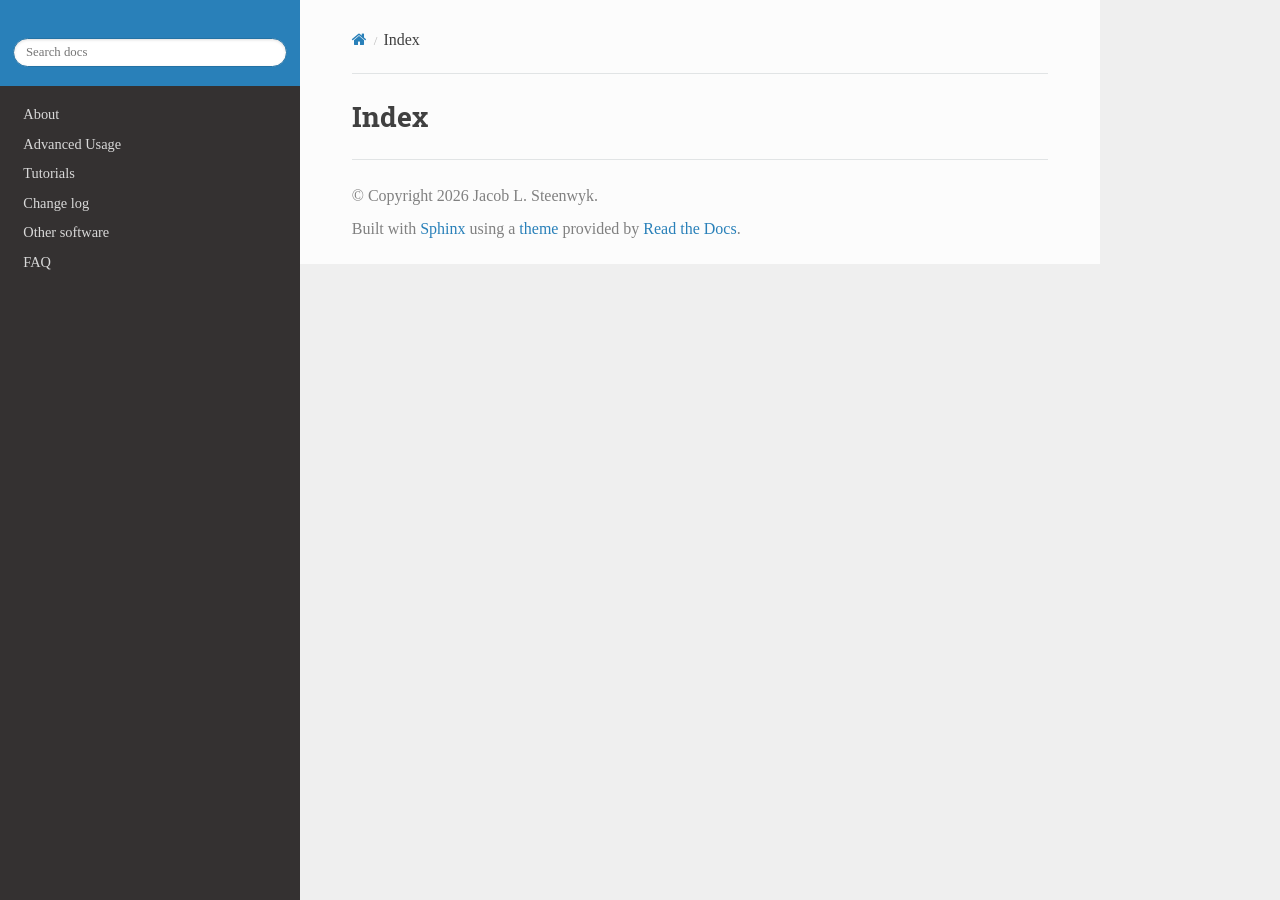
<file: genindex.html>
<!DOCTYPE html>
<html class="writer-html5" lang="en" data-content_root="./">
<head>
  <meta charset="utf-8" />
  <meta name="viewport" content="width=device-width, initial-scale=1.0" />
  <title>Index &mdash; treeml  documentation</title>
      <link rel="stylesheet" type="text/css" href="_static/pygments.css?v=b86133f3" />
      <link rel="stylesheet" type="text/css" href="_static/css/theme.css?v=9edc463e" />
      <link rel="stylesheet" type="text/css" href="_static/custom.css?v=83f1d849" />

  
      <script src="_static/jquery.js?v=5d32c60e"></script>
      <script src="_static/_sphinx_javascript_frameworks_compat.js?v=2cd50e6c"></script>
      <script src="_static/documentation_options.js?v=5929fcd5"></script>
      <script src="_static/doctools.js?v=fd6eb6e6"></script>
      <script src="_static/sphinx_highlight.js?v=6ffebe34"></script>
    <script src="_static/js/theme.js"></script>
    <link rel="index" title="Index" href="#" />
    <link rel="search" title="Search" href="search.html" /> 
</head>

<body class="wy-body-for-nav"> 
  <div class="wy-grid-for-nav">
    <nav data-toggle="wy-nav-shift" class="wy-nav-side">
      <div class="wy-side-scroll">
        <div class="wy-side-nav-search" >

          
          
          <a href="index.html">
            
          </a>
<div role="search">
  <form id="rtd-search-form" class="wy-form" action="search.html" method="get">
    <input type="text" name="q" placeholder="Search docs" aria-label="Search docs" />
    <input type="hidden" name="check_keywords" value="yes" />
    <input type="hidden" name="area" value="default" />
  </form>
</div>
        </div><div class="wy-menu wy-menu-vertical" data-spy="affix" role="navigation" aria-label="Navigation menu">
              <ul>
<li class="toctree-l1"><a class="reference internal" href="about/index.html">About</a></li>
<li class="toctree-l1"><a class="reference internal" href="advanced/index.html">Advanced Usage</a></li>
<li class="toctree-l1"><a class="reference internal" href="tutorials/index.html">Tutorials</a></li>
<li class="toctree-l1"><a class="reference internal" href="change_log/index.html">Change log</a></li>
<li class="toctree-l1"><a class="reference internal" href="other_software/index.html">Other software</a></li>
<li class="toctree-l1"><a class="reference internal" href="frequently_asked_questions/index.html">FAQ</a></li>
</ul>

        </div>
      </div>
    </nav>

    <section data-toggle="wy-nav-shift" class="wy-nav-content-wrap"><nav class="wy-nav-top" aria-label="Mobile navigation menu" >
          <i data-toggle="wy-nav-top" class="fa fa-bars"></i>
          <a href="index.html">treeml</a>
      </nav>

      <div class="wy-nav-content">
        <div class="rst-content">
          <div role="navigation" aria-label="Page navigation">
  <ul class="wy-breadcrumbs">
      <li><a href="index.html" class="icon icon-home" aria-label="Home"></a></li>
      <li class="breadcrumb-item active">Index</li>
      <li class="wy-breadcrumbs-aside">
      </li>
  </ul>
  <hr/>
</div>
          <div role="main" class="document" itemscope="itemscope" itemtype="http://schema.org/Article">
           <div itemprop="articleBody">
             

<h1 id="index">Index</h1>

<div class="genindex-jumpbox">
 
</div>


           </div>
          </div>
          <footer>

  <hr/>

  <div role="contentinfo">
    <p>&#169; Copyright 2026 Jacob L. Steenwyk.</p>
  </div>

  Built with <a href="https://www.sphinx-doc.org/">Sphinx</a> using a
    <a href="https://github.com/readthedocs/sphinx_rtd_theme">theme</a>
    provided by <a href="https://readthedocs.org">Read the Docs</a>.
   

</footer>
        </div>
      </div>
    </section>
  </div>
  <script>
      jQuery(function () {
          SphinxRtdTheme.Navigation.enable(true);
      });
  </script> 

</body>
</html>
</file>
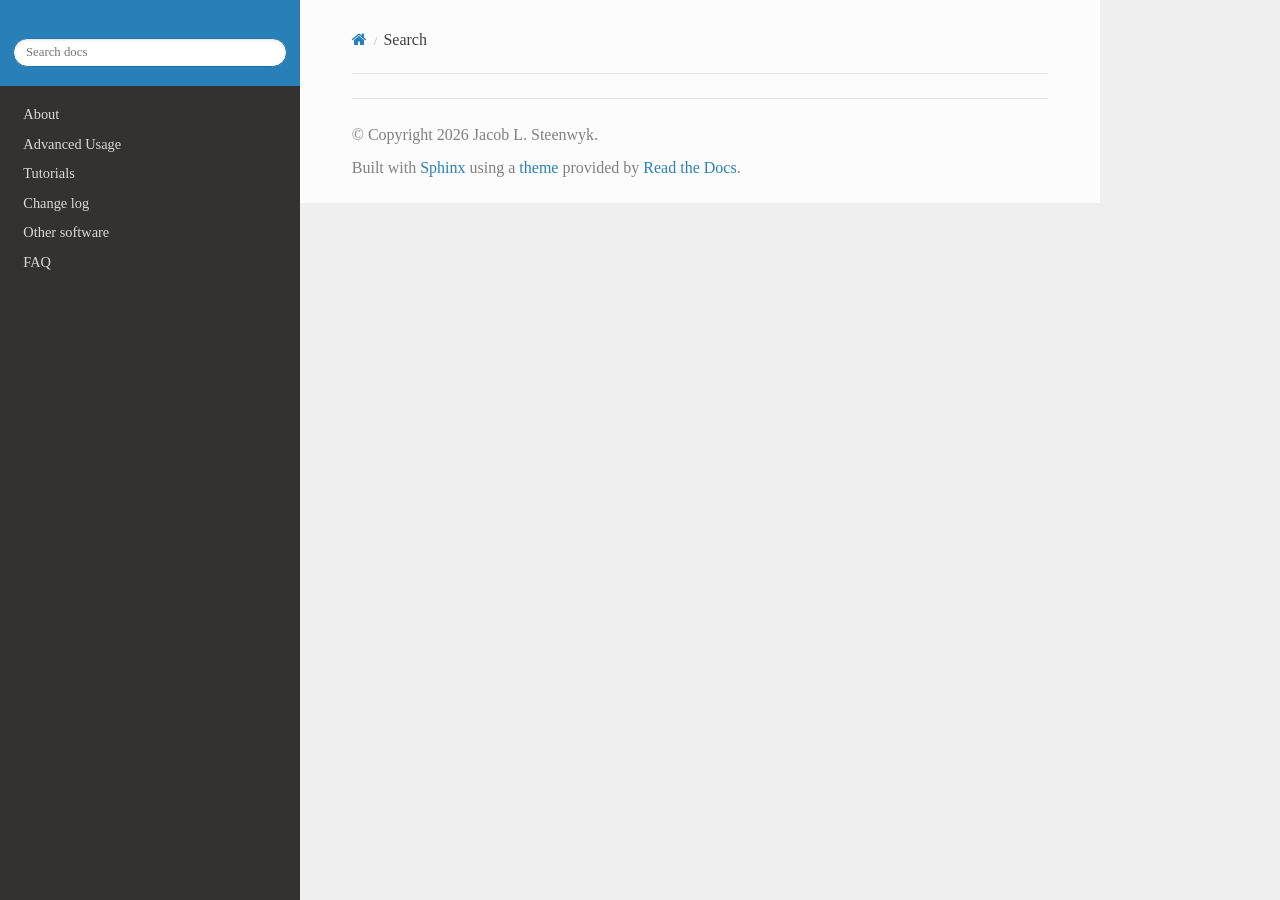
<file: search.html>
<!DOCTYPE html>
<html class="writer-html5" lang="en" data-content_root="./">
<head>
  <meta charset="utf-8" />
  <meta name="viewport" content="width=device-width, initial-scale=1.0" />
  <title>Search &mdash; treeml  documentation</title>
      <link rel="stylesheet" type="text/css" href="_static/pygments.css?v=b86133f3" />
      <link rel="stylesheet" type="text/css" href="_static/css/theme.css?v=9edc463e" />
      <link rel="stylesheet" type="text/css" href="_static/custom.css?v=83f1d849" />

  
    
      <script src="_static/jquery.js?v=5d32c60e"></script>
      <script src="_static/_sphinx_javascript_frameworks_compat.js?v=2cd50e6c"></script>
      <script src="_static/documentation_options.js?v=5929fcd5"></script>
      <script src="_static/doctools.js?v=fd6eb6e6"></script>
      <script src="_static/sphinx_highlight.js?v=6ffebe34"></script>
    <script src="_static/js/theme.js"></script>
    <script src="_static/searchtools.js"></script>
    <script src="_static/language_data.js"></script>
    <link rel="index" title="Index" href="genindex.html" />
    <link rel="search" title="Search" href="#" /> 
</head>

<body class="wy-body-for-nav"> 
  <div class="wy-grid-for-nav">
    <nav data-toggle="wy-nav-shift" class="wy-nav-side">
      <div class="wy-side-scroll">
        <div class="wy-side-nav-search" >

          
          
          <a href="index.html">
            
          </a>
<div role="search">
  <form id="rtd-search-form" class="wy-form" action="#" method="get">
    <input type="text" name="q" placeholder="Search docs" aria-label="Search docs" />
    <input type="hidden" name="check_keywords" value="yes" />
    <input type="hidden" name="area" value="default" />
  </form>
</div>
        </div><div class="wy-menu wy-menu-vertical" data-spy="affix" role="navigation" aria-label="Navigation menu">
              <ul>
<li class="toctree-l1"><a class="reference internal" href="about/index.html">About</a></li>
<li class="toctree-l1"><a class="reference internal" href="advanced/index.html">Advanced Usage</a></li>
<li class="toctree-l1"><a class="reference internal" href="tutorials/index.html">Tutorials</a></li>
<li class="toctree-l1"><a class="reference internal" href="change_log/index.html">Change log</a></li>
<li class="toctree-l1"><a class="reference internal" href="other_software/index.html">Other software</a></li>
<li class="toctree-l1"><a class="reference internal" href="frequently_asked_questions/index.html">FAQ</a></li>
</ul>

        </div>
      </div>
    </nav>

    <section data-toggle="wy-nav-shift" class="wy-nav-content-wrap"><nav class="wy-nav-top" aria-label="Mobile navigation menu" >
          <i data-toggle="wy-nav-top" class="fa fa-bars"></i>
          <a href="index.html">treeml</a>
      </nav>

      <div class="wy-nav-content">
        <div class="rst-content">
          <div role="navigation" aria-label="Page navigation">
  <ul class="wy-breadcrumbs">
      <li><a href="index.html" class="icon icon-home" aria-label="Home"></a></li>
      <li class="breadcrumb-item active">Search</li>
      <li class="wy-breadcrumbs-aside">
      </li>
  </ul>
  <hr/>
</div>
          <div role="main" class="document" itemscope="itemscope" itemtype="http://schema.org/Article">
           <div itemprop="articleBody">
             
  <noscript>
  <div id="fallback" class="admonition warning">
    <p class="last">
      Please activate JavaScript to enable the search functionality.
    </p>
  </div>
  </noscript>

  
  <div id="search-results">
  
  </div>

           </div>
          </div>
          <footer>

  <hr/>

  <div role="contentinfo">
    <p>&#169; Copyright 2026 Jacob L. Steenwyk.</p>
  </div>

  Built with <a href="https://www.sphinx-doc.org/">Sphinx</a> using a
    <a href="https://github.com/readthedocs/sphinx_rtd_theme">theme</a>
    provided by <a href="https://readthedocs.org">Read the Docs</a>.
   

</footer>
        </div>
      </div>
    </section>
  </div>
  <script>
      jQuery(function () {
          SphinxRtdTheme.Navigation.enable(true);
      });
  </script>
  <script>
    jQuery(function() { Search.loadIndex("searchindex.js"); });
  </script>
  
  <script id="searchindexloader"></script>
   


</body>
</html>
</file>
<file: _static/pygments.css>
pre { line-height: 125%; }
td.linenos .normal { color: inherit; background-color: transparent; padding-left: 5px; padding-right: 5px; }
span.linenos { color: inherit; background-color: transparent; padding-left: 5px; padding-right: 5px; }
td.linenos .special { color: #000000; background-color: #ffffc0; padding-left: 5px; padding-right: 5px; }
span.linenos.special { color: #000000; background-color: #ffffc0; padding-left: 5px; padding-right: 5px; }
.highlight .hll { background-color: #ffffcc }
.highlight { background: #f8f8f8; }
.highlight .c { color: #3D7B7B; font-style: italic } /* Comment */
.highlight .err { border: 1px solid #F00 } /* Error */
.highlight .k { color: #008000; font-weight: bold } /* Keyword */
.highlight .o { color: #666 } /* Operator */
.highlight .ch { color: #3D7B7B; font-style: italic } /* Comment.Hashbang */
.highlight .cm { color: #3D7B7B; font-style: italic } /* Comment.Multiline */
.highlight .cp { color: #9C6500 } /* Comment.Preproc */
.highlight .cpf { color: #3D7B7B; font-style: italic } /* Comment.PreprocFile */
.highlight .c1 { color: #3D7B7B; font-style: italic } /* Comment.Single */
.highlight .cs { color: #3D7B7B; font-style: italic } /* Comment.Special */
.highlight .gd { color: #A00000 } /* Generic.Deleted */
.highlight .ge { font-style: italic } /* Generic.Emph */
.highlight .ges { font-weight: bold; font-style: italic } /* Generic.EmphStrong */
.highlight .gr { color: #E40000 } /* Generic.Error */
.highlight .gh { color: #000080; font-weight: bold } /* Generic.Heading */
.highlight .gi { color: #008400 } /* Generic.Inserted */
.highlight .go { color: #717171 } /* Generic.Output */
.highlight .gp { color: #000080; font-weight: bold } /* Generic.Prompt */
.highlight .gs { font-weight: bold } /* Generic.Strong */
.highlight .gu { color: #800080; font-weight: bold } /* Generic.Subheading */
.highlight .gt { color: #04D } /* Generic.Traceback */
.highlight .kc { color: #008000; font-weight: bold } /* Keyword.Constant */
.highlight .kd { color: #008000; font-weight: bold } /* Keyword.Declaration */
.highlight .kn { color: #008000; font-weight: bold } /* Keyword.Namespace */
.highlight .kp { color: #008000 } /* Keyword.Pseudo */
.highlight .kr { color: #008000; font-weight: bold } /* Keyword.Reserved */
.highlight .kt { color: #B00040 } /* Keyword.Type */
.highlight .m { color: #666 } /* Literal.Number */
.highlight .s { color: #BA2121 } /* Literal.String */
.highlight .na { color: #687822 } /* Name.Attribute */
.highlight .nb { color: #008000 } /* Name.Builtin */
.highlight .nc { color: #00F; font-weight: bold } /* Name.Class */
.highlight .no { color: #800 } /* Name.Constant */
.highlight .nd { color: #A2F } /* Name.Decorator */
.highlight .ni { color: #717171; font-weight: bold } /* Name.Entity */
.highlight .ne { color: #CB3F38; font-weight: bold } /* Name.Exception */
.highlight .nf { color: #00F } /* Name.Function */
.highlight .nl { color: #767600 } /* Name.Label */
.highlight .nn { color: #00F; font-weight: bold } /* Name.Namespace */
.highlight .nt { color: #008000; font-weight: bold } /* Name.Tag */
.highlight .nv { color: #19177C } /* Name.Variable */
.highlight .ow { color: #A2F; font-weight: bold } /* Operator.Word */
.highlight .w { color: #BBB } /* Text.Whitespace */
.highlight .mb { color: #666 } /* Literal.Number.Bin */
.highlight .mf { color: #666 } /* Literal.Number.Float */
.highlight .mh { color: #666 } /* Literal.Number.Hex */
.highlight .mi { color: #666 } /* Literal.Number.Integer */
.highlight .mo { color: #666 } /* Literal.Number.Oct */
.highlight .sa { color: #BA2121 } /* Literal.String.Affix */
.highlight .sb { color: #BA2121 } /* Literal.String.Backtick */
.highlight .sc { color: #BA2121 } /* Literal.String.Char */
.highlight .dl { color: #BA2121 } /* Literal.String.Delimiter */
.highlight .sd { color: #BA2121; font-style: italic } /* Literal.String.Doc */
.highlight .s2 { color: #BA2121 } /* Literal.String.Double */
.highlight .se { color: #AA5D1F; font-weight: bold } /* Literal.String.Escape */
.highlight .sh { color: #BA2121 } /* Literal.String.Heredoc */
.highlight .si { color: #A45A77; font-weight: bold } /* Literal.String.Interpol */
.highlight .sx { color: #008000 } /* Literal.String.Other */
.highlight .sr { color: #A45A77 } /* Literal.String.Regex */
.highlight .s1 { color: #BA2121 } /* Literal.String.Single */
.highlight .ss { color: #19177C } /* Literal.String.Symbol */
.highlight .bp { color: #008000 } /* Name.Builtin.Pseudo */
.highlight .fm { color: #00F } /* Name.Function.Magic */
.highlight .vc { color: #19177C } /* Name.Variable.Class */
.highlight .vg { color: #19177C } /* Name.Variable.Global */
.highlight .vi { color: #19177C } /* Name.Variable.Instance */
.highlight .vm { color: #19177C } /* Name.Variable.Magic */
.highlight .il { color: #666 } /* Literal.Number.Integer.Long */
</file>
<file: _static/css/theme.css>
html{box-sizing:border-box}*,:after,:before{box-sizing:inherit}article,aside,details,figcaption,figure,footer,header,hgroup,nav,section{display:block}audio,canvas,video{display:inline-block;*display:inline;*zoom:1}[hidden],audio:not([controls]){display:none}*{-webkit-box-sizing:border-box;-moz-box-sizing:border-box;box-sizing:border-box}html{font-size:100%;-webkit-text-size-adjust:100%;-ms-text-size-adjust:100%}body{margin:0}a:active,a:hover{outline:0}abbr[title]{border-bottom:1px dotted}b,strong{font-weight:700}blockquote{margin:0}dfn{font-style:italic}ins{background:#ff9;text-decoration:none}ins,mark{color:#000}mark{background:#ff0;font-style:italic;font-weight:700}.rst-content code,.rst-content tt,code,kbd,pre,samp{font-family:monospace,serif;_font-family:courier new,monospace;font-size:1em}pre{white-space:pre}q{quotes:none}q:after,q:before{content:"";content:none}small{font-size:85%}sub,sup{font-size:75%;line-height:0;position:relative;vertical-align:baseline}sup{top:-.5em}sub{bottom:-.25em}dl,ol,ul{margin:0;padding:0;list-style:none;list-style-image:none}li{list-style:none}dd{margin:0}img{border:0;-ms-interpolation-mode:bicubic;vertical-align:middle;max-width:100%}svg:not(:root){overflow:hidden}figure,form{margin:0}label{cursor:pointer}button,input,select,textarea{font-size:100%;margin:0;vertical-align:baseline;*vertical-align:middle}button,input{line-height:normal}button,input[type=button],input[type=reset],input[type=submit]{cursor:pointer;-webkit-appearance:button;*overflow:visible}button[disabled],input[disabled]{cursor:default}input[type=search]{-webkit-appearance:textfield;-moz-box-sizing:content-box;-webkit-box-sizing:content-box;box-sizing:content-box}textarea{resize:vertical}table{border-collapse:collapse;border-spacing:0}td{vertical-align:top}.chromeframe{margin:.2em 0;background:#ccc;color:#000;padding:.2em 0}.ir{display:block;border:0;text-indent:-999em;overflow:hidden;background-color:transparent;background-repeat:no-repeat;text-align:left;direction:ltr;*line-height:0}.ir br{display:none}.hidden{display:none!important;visibility:hidden}.visuallyhidden{border:0;clip:rect(0 0 0 0);height:1px;margin:-1px;overflow:hidden;padding:0;position:absolute;width:1px}.visuallyhidden.focusable:active,.visuallyhidden.focusable:focus{clip:auto;height:auto;margin:0;overflow:visible;position:static;width:auto}.invisible{visibility:hidden}.relative{position:relative}big,small{font-size:100%}@media print{body,html,section{background:none!important}*{box-shadow:none!important;text-shadow:none!important;filter:none!important;-ms-filter:none!important}a,a:visited{text-decoration:underline}.ir a:after,a[href^="#"]:after,a[href^="javascript:"]:after{content:""}blockquote,pre{page-break-inside:avoid}thead{display:table-header-group}img,tr{page-break-inside:avoid}img{max-width:100%!important}@page{margin:.5cm}.rst-content .toctree-wrapper>p.caption,h2,h3,p{orphans:3;widows:3}.rst-content .toctree-wrapper>p.caption,h2,h3{page-break-after:avoid}}.btn,.fa:before,.icon:before,.rst-content .admonition,.rst-content .admonition-title:before,.rst-content .admonition-todo,.rst-content .attention,.rst-content .caution,.rst-content .code-block-caption .headerlink:before,.rst-content .danger,.rst-content .eqno .headerlink:before,.rst-content .error,.rst-content .hint,.rst-content .important,.rst-content .note,.rst-content .seealso,.rst-content .tip,.rst-content .warning,.rst-content code.download span:first-child:before,.rst-content dl dt .headerlink:before,.rst-content h1 .headerlink:before,.rst-content h2 .headerlink:before,.rst-content h3 .headerlink:before,.rst-content h4 .headerlink:before,.rst-content h5 .headerlink:before,.rst-content h6 .headerlink:before,.rst-content p.caption .headerlink:before,.rst-content p .headerlink:before,.rst-content table>caption .headerlink:before,.rst-content tt.download span:first-child:before,.wy-alert,.wy-dropdown .caret:before,.wy-inline-validate.wy-inline-validate-danger .wy-input-context:before,.wy-inline-validate.wy-inline-validate-info .wy-input-context:before,.wy-inline-validate.wy-inline-validate-success .wy-input-context:before,.wy-inline-validate.wy-inline-validate-warning .wy-input-context:before,.wy-menu-vertical li.current>a button.toctree-expand:before,.wy-menu-vertical li.on a button.toctree-expand:before,.wy-menu-vertical li button.toctree-expand:before,input[type=color],input[type=date],input[type=datetime-local],input[type=datetime],input[type=email],input[type=month],input[type=number],input[type=password],input[type=search],input[type=tel],input[type=text],input[type=time],input[type=url],input[type=week],select,textarea{-webkit-font-smoothing:antialiased}.clearfix{*zoom:1}.clearfix:after,.clearfix:before{display:table;content:""}.clearfix:after{clear:both}/*!
 *  Font Awesome 4.7.0 by @davegandy - http://fontawesome.io - @fontawesome
 *  License - http://fontawesome.io/license (Font: SIL OFL 1.1, CSS: MIT License)
 */@font-face{font-family:FontAwesome;src:url(fonts/fontawesome-webfont.eot?674f50d287a8c48dc19ba404d20fe713);src:url(fonts/fontawesome-webfont.eot?674f50d287a8c48dc19ba404d20fe713?#iefix&v=4.7.0) format("embedded-opentype"),url(fonts/fontawesome-webfont.woff2?af7ae505a9eed503f8b8e6982036873e) format("woff2"),url(fonts/fontawesome-webfont.woff?fee66e712a8a08eef5805a46892932ad) format("woff"),url(fonts/fontawesome-webfont.ttf?b06871f281fee6b241d60582ae9369b9) format("truetype"),url(fonts/fontawesome-webfont.svg?912ec66d7572ff821749319396470bde#fontawesomeregular) format("svg");font-weight:400;font-style:normal}.fa,.icon,.rst-content .admonition-title,.rst-content .code-block-caption .headerlink,.rst-content .eqno .headerlink,.rst-content code.download span:first-child,.rst-content dl dt .headerlink,.rst-content h1 .headerlink,.rst-content h2 .headerlink,.rst-content h3 .headerlink,.rst-content h4 .headerlink,.rst-content h5 .headerlink,.rst-content h6 .headerlink,.rst-content p.caption .headerlink,.rst-content p .headerlink,.rst-content table>caption .headerlink,.rst-content tt.download span:first-child,.wy-menu-vertical li.current>a button.toctree-expand,.wy-menu-vertical li.on a button.toctree-expand,.wy-menu-vertical li button.toctree-expand{display:inline-block;font:normal normal normal 14px/1 FontAwesome;font-size:inherit;text-rendering:auto;-webkit-font-smoothing:antialiased;-moz-osx-font-smoothing:grayscale}.fa-lg{font-size:1.33333em;line-height:.75em;vertical-align:-15%}.fa-2x{font-size:2em}.fa-3x{font-size:3em}.fa-4x{font-size:4em}.fa-5x{font-size:5em}.fa-fw{width:1.28571em;text-align:center}.fa-ul{padding-left:0;margin-left:2.14286em;list-style-type:none}.fa-ul>li{position:relative}.fa-li{position:absolute;left:-2.14286em;width:2.14286em;top:.14286em;text-align:center}.fa-li.fa-lg{left:-1.85714em}.fa-border{padding:.2em .25em .15em;border:.08em solid #eee;border-radius:.1em}.fa-pull-left{float:left}.fa-pull-right{float:right}.fa-pull-left.icon,.fa.fa-pull-left,.rst-content .code-block-caption .fa-pull-left.headerlink,.rst-content .eqno .fa-pull-left.headerlink,.rst-content .fa-pull-left.admonition-title,.rst-content code.download span.fa-pull-left:first-child,.rst-content dl dt .fa-pull-left.headerlink,.rst-content h1 .fa-pull-left.headerlink,.rst-content h2 .fa-pull-left.headerlink,.rst-content h3 .fa-pull-left.headerlink,.rst-content h4 .fa-pull-left.headerlink,.rst-content h5 .fa-pull-left.headerlink,.rst-content h6 .fa-pull-left.headerlink,.rst-content p .fa-pull-left.headerlink,.rst-content table>caption .fa-pull-left.headerlink,.rst-content tt.download span.fa-pull-left:first-child,.wy-menu-vertical li.current>a button.fa-pull-left.toctree-expand,.wy-menu-vertical li.on a button.fa-pull-left.toctree-expand,.wy-menu-vertical li button.fa-pull-left.toctree-expand{margin-right:.3em}.fa-pull-right.icon,.fa.fa-pull-right,.rst-content .code-block-caption .fa-pull-right.headerlink,.rst-content .eqno .fa-pull-right.headerlink,.rst-content .fa-pull-right.admonition-title,.rst-content code.download span.fa-pull-right:first-child,.rst-content dl dt .fa-pull-right.headerlink,.rst-content h1 .fa-pull-right.headerlink,.rst-content h2 .fa-pull-right.headerlink,.rst-content h3 .fa-pull-right.headerlink,.rst-content h4 .fa-pull-right.headerlink,.rst-content h5 .fa-pull-right.headerlink,.rst-content h6 .fa-pull-right.headerlink,.rst-content p .fa-pull-right.headerlink,.rst-content table>caption .fa-pull-right.headerlink,.rst-content tt.download span.fa-pull-right:first-child,.wy-menu-vertical li.current>a button.fa-pull-right.toctree-expand,.wy-menu-vertical li.on a button.fa-pull-right.toctree-expand,.wy-menu-vertical li button.fa-pull-right.toctree-expand{margin-left:.3em}.pull-right{float:right}.pull-left{float:left}.fa.pull-left,.pull-left.icon,.rst-content .code-block-caption .pull-left.headerlink,.rst-content .eqno .pull-left.headerlink,.rst-content .pull-left.admonition-title,.rst-content code.download span.pull-left:first-child,.rst-content dl dt .pull-left.headerlink,.rst-content h1 .pull-left.headerlink,.rst-content h2 .pull-left.headerlink,.rst-content h3 .pull-left.headerlink,.rst-content h4 .pull-left.headerlink,.rst-content h5 .pull-left.headerlink,.rst-content h6 .pull-left.headerlink,.rst-content p .pull-left.headerlink,.rst-content table>caption .pull-left.headerlink,.rst-content tt.download span.pull-left:first-child,.wy-menu-vertical li.current>a button.pull-left.toctree-expand,.wy-menu-vertical li.on a button.pull-left.toctree-expand,.wy-menu-vertical li button.pull-left.toctree-expand{margin-right:.3em}.fa.pull-right,.pull-right.icon,.rst-content .code-block-caption .pull-right.headerlink,.rst-content .eqno .pull-right.headerlink,.rst-content .pull-right.admonition-title,.rst-content code.download span.pull-right:first-child,.rst-content dl dt .pull-right.headerlink,.rst-content h1 .pull-right.headerlink,.rst-content h2 .pull-right.headerlink,.rst-content h3 .pull-right.headerlink,.rst-content h4 .pull-right.headerlink,.rst-content h5 .pull-right.headerlink,.rst-content h6 .pull-right.headerlink,.rst-content p .pull-right.headerlink,.rst-content table>caption .pull-right.headerlink,.rst-content tt.download span.pull-right:first-child,.wy-menu-vertical li.current>a button.pull-right.toctree-expand,.wy-menu-vertical li.on a button.pull-right.toctree-expand,.wy-menu-vertical li button.pull-right.toctree-expand{margin-left:.3em}.fa-spin{-webkit-animation:fa-spin 2s linear infinite;animation:fa-spin 2s linear infinite}.fa-pulse{-webkit-animation:fa-spin 1s steps(8) infinite;animation:fa-spin 1s steps(8) infinite}@-webkit-keyframes fa-spin{0%{-webkit-transform:rotate(0deg);transform:rotate(0deg)}to{-webkit-transform:rotate(359deg);transform:rotate(359deg)}}@keyframes fa-spin{0%{-webkit-transform:rotate(0deg);transform:rotate(0deg)}to{-webkit-transform:rotate(359deg);transform:rotate(359deg)}}.fa-rotate-90{-ms-filter:"progid:DXImageTransform.Microsoft.BasicImage(rotation=1)";-webkit-transform:rotate(90deg);-ms-transform:rotate(90deg);transform:rotate(90deg)}.fa-rotate-180{-ms-filter:"progid:DXImageTransform.Microsoft.BasicImage(rotation=2)";-webkit-transform:rotate(180deg);-ms-transform:rotate(180deg);transform:rotate(180deg)}.fa-rotate-270{-ms-filter:"progid:DXImageTransform.Microsoft.BasicImage(rotation=3)";-webkit-transform:rotate(270deg);-ms-transform:rotate(270deg);transform:rotate(270deg)}.fa-flip-horizontal{-ms-filter:"progid:DXImageTransform.Microsoft.BasicImage(rotation=0, mirror=1)";-webkit-transform:scaleX(-1);-ms-transform:scaleX(-1);transform:scaleX(-1)}.fa-flip-vertical{-ms-filter:"progid:DXImageTransform.Microsoft.BasicImage(rotation=2, mirror=1)";-webkit-transform:scaleY(-1);-ms-transform:scaleY(-1);transform:scaleY(-1)}:root .fa-flip-horizontal,:root .fa-flip-vertical,:root .fa-rotate-90,:root .fa-rotate-180,:root .fa-rotate-270{filter:none}.fa-stack{position:relative;display:inline-block;width:2em;height:2em;line-height:2em;vertical-align:middle}.fa-stack-1x,.fa-stack-2x{position:absolute;left:0;width:100%;text-align:center}.fa-stack-1x{line-height:inherit}.fa-stack-2x{font-size:2em}.fa-inverse{color:#fff}.fa-glass:before{content:""}.fa-music:before{content:""}.fa-search:before,.icon-search:before{content:""}.fa-envelope-o:before{content:""}.fa-heart:before{content:""}.fa-star:before{content:""}.fa-star-o:before{content:""}.fa-user:before{content:""}.fa-film:before{content:""}.fa-th-large:before{content:""}.fa-th:before{content:""}.fa-th-list:before{content:""}.fa-check:before{content:""}.fa-close:before,.fa-remove:before,.fa-times:before{content:""}.fa-search-plus:before{content:""}.fa-search-minus:before{content:""}.fa-power-off:before{content:""}.fa-signal:before{content:""}.fa-cog:before,.fa-gear:before{content:""}.fa-trash-o:before{content:""}.fa-home:before,.icon-home:before{content:""}.fa-file-o:before{content:""}.fa-clock-o:before{content:""}.fa-road:before{content:""}.fa-download:before,.rst-content code.download span:first-child:before,.rst-content tt.download span:first-child:before{content:""}.fa-arrow-circle-o-down:before{content:""}.fa-arrow-circle-o-up:before{content:""}.fa-inbox:before{content:""}.fa-play-circle-o:before{content:""}.fa-repeat:before,.fa-rotate-right:before{content:""}.fa-refresh:before{content:""}.fa-list-alt:before{content:""}.fa-lock:before{content:""}.fa-flag:before{content:""}.fa-headphones:before{content:""}.fa-volume-off:before{content:""}.fa-volume-down:before{content:""}.fa-volume-up:before{content:""}.fa-qrcode:before{content:""}.fa-barcode:before{content:""}.fa-tag:before{content:""}.fa-tags:before{content:""}.fa-book:before,.icon-book:before{content:""}.fa-bookmark:before{content:""}.fa-print:before{content:""}.fa-camera:before{content:""}.fa-font:before{content:""}.fa-bold:before{content:""}.fa-italic:before{content:""}.fa-text-height:before{content:""}.fa-text-width:before{content:""}.fa-align-left:before{content:""}.fa-align-center:before{content:""}.fa-align-right:before{content:""}.fa-align-justify:before{content:""}.fa-list:before{content:""}.fa-dedent:before,.fa-outdent:before{content:""}.fa-indent:before{content:""}.fa-video-camera:before{content:""}.fa-image:before,.fa-photo:before,.fa-picture-o:before{content:""}.fa-pencil:before{content:""}.fa-map-marker:before{content:""}.fa-adjust:before{content:""}.fa-tint:before{content:""}.fa-edit:before,.fa-pencil-square-o:before{content:""}.fa-share-square-o:before{content:""}.fa-check-square-o:before{content:""}.fa-arrows:before{content:""}.fa-step-backward:before{content:""}.fa-fast-backward:before{content:""}.fa-backward:before{content:""}.fa-play:before{content:""}.fa-pause:before{content:""}.fa-stop:before{content:""}.fa-forward:before{content:""}.fa-fast-forward:before{content:""}.fa-step-forward:before{content:""}.fa-eject:before{content:""}.fa-chevron-left:before{content:""}.fa-chevron-right:before{content:""}.fa-plus-circle:before{content:""}.fa-minus-circle:before{content:""}.fa-times-circle:before,.wy-inline-validate.wy-inline-validate-danger .wy-input-context:before{content:""}.fa-check-circle:before,.wy-inline-validate.wy-inline-validate-success .wy-input-context:before{content:""}.fa-question-circle:before{content:""}.fa-info-circle:before{content:""}.fa-crosshairs:before{content:""}.fa-times-circle-o:before{content:""}.fa-check-circle-o:before{content:""}.fa-ban:before{content:""}.fa-arrow-left:before{content:""}.fa-arrow-right:before{content:""}.fa-arrow-up:before{content:""}.fa-arrow-down:before{content:""}.fa-mail-forward:before,.fa-share:before{content:""}.fa-expand:before{content:""}.fa-compress:before{content:""}.fa-plus:before{content:""}.fa-minus:before{content:""}.fa-asterisk:before{content:""}.fa-exclamation-circle:before,.rst-content .admonition-title:before,.wy-inline-validate.wy-inline-validate-info .wy-input-context:before,.wy-inline-validate.wy-inline-validate-warning .wy-input-context:before{content:""}.fa-gift:before{content:""}.fa-leaf:before{content:""}.fa-fire:before,.icon-fire:before{content:""}.fa-eye:before{content:""}.fa-eye-slash:before{content:""}.fa-exclamation-triangle:before,.fa-warning:before{content:""}.fa-plane:before{content:""}.fa-calendar:before{content:""}.fa-random:before{content:""}.fa-comment:before{content:""}.fa-magnet:before{content:""}.fa-chevron-up:before{content:""}.fa-chevron-down:before{content:""}.fa-retweet:before{content:""}.fa-shopping-cart:before{content:""}.fa-folder:before{content:""}.fa-folder-open:before{content:""}.fa-arrows-v:before{content:""}.fa-arrows-h:before{content:""}.fa-bar-chart-o:before,.fa-bar-chart:before{content:""}.fa-twitter-square:before{content:""}.fa-facebook-square:before{content:""}.fa-camera-retro:before{content:""}.fa-key:before{content:""}.fa-cogs:before,.fa-gears:before{content:""}.fa-comments:before{content:""}.fa-thumbs-o-up:before{content:""}.fa-thumbs-o-down:before{content:""}.fa-star-half:before{content:""}.fa-heart-o:before{content:""}.fa-sign-out:before{content:""}.fa-linkedin-square:before{content:""}.fa-thumb-tack:before{content:""}.fa-external-link:before{content:""}.fa-sign-in:before{content:""}.fa-trophy:before{content:""}.fa-github-square:before{content:""}.fa-upload:before{content:""}.fa-lemon-o:before{content:""}.fa-phone:before{content:""}.fa-square-o:before{content:""}.fa-bookmark-o:before{content:""}.fa-phone-square:before{content:""}.fa-twitter:before{content:""}.fa-facebook-f:before,.fa-facebook:before{content:""}.fa-github:before,.icon-github:before{content:""}.fa-unlock:before{content:""}.fa-credit-card:before{content:""}.fa-feed:before,.fa-rss:before{content:""}.fa-hdd-o:before{content:""}.fa-bullhorn:before{content:""}.fa-bell:before{content:""}.fa-certificate:before{content:""}.fa-hand-o-right:before{content:""}.fa-hand-o-left:before{content:""}.fa-hand-o-up:before{content:""}.fa-hand-o-down:before{content:""}.fa-arrow-circle-left:before,.icon-circle-arrow-left:before{content:""}.fa-arrow-circle-right:before,.icon-circle-arrow-right:before{content:""}.fa-arrow-circle-up:before{content:""}.fa-arrow-circle-down:before{content:""}.fa-globe:before{content:""}.fa-wrench:before{content:""}.fa-tasks:before{content:""}.fa-filter:before{content:""}.fa-briefcase:before{content:""}.fa-arrows-alt:before{content:""}.fa-group:before,.fa-users:before{content:""}.fa-chain:before,.fa-link:before,.icon-link:before{content:""}.fa-cloud:before{content:""}.fa-flask:before{content:""}.fa-cut:before,.fa-scissors:before{content:""}.fa-copy:before,.fa-files-o:before{content:""}.fa-paperclip:before{content:""}.fa-floppy-o:before,.fa-save:before{content:""}.fa-square:before{content:""}.fa-bars:before,.fa-navicon:before,.fa-reorder:before{content:""}.fa-list-ul:before{content:""}.fa-list-ol:before{content:""}.fa-strikethrough:before{content:""}.fa-underline:before{content:""}.fa-table:before{content:""}.fa-magic:before{content:""}.fa-truck:before{content:""}.fa-pinterest:before{content:""}.fa-pinterest-square:before{content:""}.fa-google-plus-square:before{content:""}.fa-google-plus:before{content:""}.fa-money:before{content:""}.fa-caret-down:before,.icon-caret-down:before,.wy-dropdown .caret:before{content:""}.fa-caret-up:before{content:""}.fa-caret-left:before{content:""}.fa-caret-right:before{content:""}.fa-columns:before{content:""}.fa-sort:before,.fa-unsorted:before{content:""}.fa-sort-desc:before,.fa-sort-down:before{content:""}.fa-sort-asc:before,.fa-sort-up:before{content:""}.fa-envelope:before{content:""}.fa-linkedin:before{content:""}.fa-rotate-left:before,.fa-undo:before{content:""}.fa-gavel:before,.fa-legal:before{content:""}.fa-dashboard:before,.fa-tachometer:before{content:""}.fa-comment-o:before{content:""}.fa-comments-o:before{content:""}.fa-bolt:before,.fa-flash:before{content:""}.fa-sitemap:before{content:""}.fa-umbrella:before{content:""}.fa-clipboard:before,.fa-paste:before{content:""}.fa-lightbulb-o:before{content:""}.fa-exchange:before{content:""}.fa-cloud-download:before{content:""}.fa-cloud-upload:before{content:""}.fa-user-md:before{content:""}.fa-stethoscope:before{content:""}.fa-suitcase:before{content:""}.fa-bell-o:before{content:""}.fa-coffee:before{content:""}.fa-cutlery:before{content:""}.fa-file-text-o:before{content:""}.fa-building-o:before{content:""}.fa-hospital-o:before{content:""}.fa-ambulance:before{content:""}.fa-medkit:before{content:""}.fa-fighter-jet:before{content:""}.fa-beer:before{content:""}.fa-h-square:before{content:""}.fa-plus-square:before{content:""}.fa-angle-double-left:before{content:""}.fa-angle-double-right:before{content:""}.fa-angle-double-up:before{content:""}.fa-angle-double-down:before{content:""}.fa-angle-left:before{content:""}.fa-angle-right:before{content:""}.fa-angle-up:before{content:""}.fa-angle-down:before{content:""}.fa-desktop:before{content:""}.fa-laptop:before{content:""}.fa-tablet:before{content:""}.fa-mobile-phone:before,.fa-mobile:before{content:""}.fa-circle-o:before{content:""}.fa-quote-left:before{content:""}.fa-quote-right:before{content:""}.fa-spinner:before{content:""}.fa-circle:before{content:""}.fa-mail-reply:before,.fa-reply:before{content:""}.fa-github-alt:before{content:""}.fa-folder-o:before{content:""}.fa-folder-open-o:before{content:""}.fa-smile-o:before{content:""}.fa-frown-o:before{content:""}.fa-meh-o:before{content:""}.fa-gamepad:before{content:""}.fa-keyboard-o:before{content:""}.fa-flag-o:before{content:""}.fa-flag-checkered:before{content:""}.fa-terminal:before{content:""}.fa-code:before{content:""}.fa-mail-reply-all:before,.fa-reply-all:before{content:""}.fa-star-half-empty:before,.fa-star-half-full:before,.fa-star-half-o:before{content:""}.fa-location-arrow:before{content:""}.fa-crop:before{content:""}.fa-code-fork:before{content:""}.fa-chain-broken:before,.fa-unlink:before{content:""}.fa-question:before{content:""}.fa-info:before{content:""}.fa-exclamation:before{content:""}.fa-superscript:before{content:""}.fa-subscript:before{content:""}.fa-eraser:before{content:""}.fa-puzzle-piece:before{content:""}.fa-microphone:before{content:""}.fa-microphone-slash:before{content:""}.fa-shield:before{content:""}.fa-calendar-o:before{content:""}.fa-fire-extinguisher:before{content:""}.fa-rocket:before{content:""}.fa-maxcdn:before{content:""}.fa-chevron-circle-left:before{content:""}.fa-chevron-circle-right:before{content:""}.fa-chevron-circle-up:before{content:""}.fa-chevron-circle-down:before{content:""}.fa-html5:before{content:""}.fa-css3:before{content:""}.fa-anchor:before{content:""}.fa-unlock-alt:before{content:""}.fa-bullseye:before{content:""}.fa-ellipsis-h:before{content:""}.fa-ellipsis-v:before{content:""}.fa-rss-square:before{content:""}.fa-play-circle:before{content:""}.fa-ticket:before{content:""}.fa-minus-square:before{content:""}.fa-minus-square-o:before,.wy-menu-vertical li.current>a button.toctree-expand:before,.wy-menu-vertical li.on a button.toctree-expand:before{content:""}.fa-level-up:before{content:""}.fa-level-down:before{content:""}.fa-check-square:before{content:""}.fa-pencil-square:before{content:""}.fa-external-link-square:before{content:""}.fa-share-square:before{content:""}.fa-compass:before{content:""}.fa-caret-square-o-down:before,.fa-toggle-down:before{content:""}.fa-caret-square-o-up:before,.fa-toggle-up:before{content:""}.fa-caret-square-o-right:before,.fa-toggle-right:before{content:""}.fa-eur:before,.fa-euro:before{content:""}.fa-gbp:before{content:""}.fa-dollar:before,.fa-usd:before{content:""}.fa-inr:before,.fa-rupee:before{content:""}.fa-cny:before,.fa-jpy:before,.fa-rmb:before,.fa-yen:before{content:""}.fa-rouble:before,.fa-rub:before,.fa-ruble:before{content:""}.fa-krw:before,.fa-won:before{content:""}.fa-bitcoin:before,.fa-btc:before{content:""}.fa-file:before{content:""}.fa-file-text:before{content:""}.fa-sort-alpha-asc:before{content:""}.fa-sort-alpha-desc:before{content:""}.fa-sort-amount-asc:before{content:""}.fa-sort-amount-desc:before{content:""}.fa-sort-numeric-asc:before{content:""}.fa-sort-numeric-desc:before{content:""}.fa-thumbs-up:before{content:""}.fa-thumbs-down:before{content:""}.fa-youtube-square:before{content:""}.fa-youtube:before{content:""}.fa-xing:before{content:""}.fa-xing-square:before{content:""}.fa-youtube-play:before{content:""}.fa-dropbox:before{content:""}.fa-stack-overflow:before{content:""}.fa-instagram:before{content:""}.fa-flickr:before{content:""}.fa-adn:before{content:""}.fa-bitbucket:before,.icon-bitbucket:before{content:""}.fa-bitbucket-square:before{content:""}.fa-tumblr:before{content:""}.fa-tumblr-square:before{content:""}.fa-long-arrow-down:before{content:""}.fa-long-arrow-up:before{content:""}.fa-long-arrow-left:before{content:""}.fa-long-arrow-right:before{content:""}.fa-apple:before{content:""}.fa-windows:before{content:""}.fa-android:before{content:""}.fa-linux:before{content:""}.fa-dribbble:before{content:""}.fa-skype:before{content:""}.fa-foursquare:before{content:""}.fa-trello:before{content:""}.fa-female:before{content:""}.fa-male:before{content:""}.fa-gittip:before,.fa-gratipay:before{content:""}.fa-sun-o:before{content:""}.fa-moon-o:before{content:""}.fa-archive:before{content:""}.fa-bug:before{content:""}.fa-vk:before{content:""}.fa-weibo:before{content:""}.fa-renren:before{content:""}.fa-pagelines:before{content:""}.fa-stack-exchange:before{content:""}.fa-arrow-circle-o-right:before{content:""}.fa-arrow-circle-o-left:before{content:""}.fa-caret-square-o-left:before,.fa-toggle-left:before{content:""}.fa-dot-circle-o:before{content:""}.fa-wheelchair:before{content:""}.fa-vimeo-square:before{content:""}.fa-try:before,.fa-turkish-lira:before{content:""}.fa-plus-square-o:before,.wy-menu-vertical li button.toctree-expand:before{content:""}.fa-space-shuttle:before{content:""}.fa-slack:before{content:""}.fa-envelope-square:before{content:""}.fa-wordpress:before{content:""}.fa-openid:before{content:""}.fa-bank:before,.fa-institution:before,.fa-university:before{content:""}.fa-graduation-cap:before,.fa-mortar-board:before{content:""}.fa-yahoo:before{content:""}.fa-google:before{content:""}.fa-reddit:before{content:""}.fa-reddit-square:before{content:""}.fa-stumbleupon-circle:before{content:""}.fa-stumbleupon:before{content:""}.fa-delicious:before{content:""}.fa-digg:before{content:""}.fa-pied-piper-pp:before{content:""}.fa-pied-piper-alt:before{content:""}.fa-drupal:before{content:""}.fa-joomla:before{content:""}.fa-language:before{content:""}.fa-fax:before{content:""}.fa-building:before{content:""}.fa-child:before{content:""}.fa-paw:before{content:""}.fa-spoon:before{content:""}.fa-cube:before{content:""}.fa-cubes:before{content:""}.fa-behance:before{content:""}.fa-behance-square:before{content:""}.fa-steam:before{content:""}.fa-steam-square:before{content:""}.fa-recycle:before{content:""}.fa-automobile:before,.fa-car:before{content:""}.fa-cab:before,.fa-taxi:before{content:""}.fa-tree:before{content:""}.fa-spotify:before{content:""}.fa-deviantart:before{content:""}.fa-soundcloud:before{content:""}.fa-database:before{content:""}.fa-file-pdf-o:before{content:""}.fa-file-word-o:before{content:""}.fa-file-excel-o:before{content:""}.fa-file-powerpoint-o:before{content:""}.fa-file-image-o:before,.fa-file-photo-o:before,.fa-file-picture-o:before{content:""}.fa-file-archive-o:before,.fa-file-zip-o:before{content:""}.fa-file-audio-o:before,.fa-file-sound-o:before{content:""}.fa-file-movie-o:before,.fa-file-video-o:before{content:""}.fa-file-code-o:before{content:""}.fa-vine:before{content:""}.fa-codepen:before{content:""}.fa-jsfiddle:before{content:""}.fa-life-bouy:before,.fa-life-buoy:before,.fa-life-ring:before,.fa-life-saver:before,.fa-support:before{content:""}.fa-circle-o-notch:before{content:""}.fa-ra:before,.fa-rebel:before,.fa-resistance:before{content:""}.fa-empire:before,.fa-ge:before{content:""}.fa-git-square:before{content:""}.fa-git:before{content:""}.fa-hacker-news:before,.fa-y-combinator-square:before,.fa-yc-square:before{content:""}.fa-tencent-weibo:before{content:""}.fa-qq:before{content:""}.fa-wechat:before,.fa-weixin:before{content:""}.fa-paper-plane:before,.fa-send:before{content:""}.fa-paper-plane-o:before,.fa-send-o:before{content:""}.fa-history:before{content:""}.fa-circle-thin:before{content:""}.fa-header:before{content:""}.fa-paragraph:before{content:""}.fa-sliders:before{content:""}.fa-share-alt:before{content:""}.fa-share-alt-square:before{content:""}.fa-bomb:before{content:""}.fa-futbol-o:before,.fa-soccer-ball-o:before{content:""}.fa-tty:before{content:""}.fa-binoculars:before{content:""}.fa-plug:before{content:""}.fa-slideshare:before{content:""}.fa-twitch:before{content:""}.fa-yelp:before{content:""}.fa-newspaper-o:before{content:""}.fa-wifi:before{content:""}.fa-calculator:before{content:""}.fa-paypal:before{content:""}.fa-google-wallet:before{content:""}.fa-cc-visa:before{content:""}.fa-cc-mastercard:before{content:""}.fa-cc-discover:before{content:""}.fa-cc-amex:before{content:""}.fa-cc-paypal:before{content:""}.fa-cc-stripe:before{content:""}.fa-bell-slash:before{content:""}.fa-bell-slash-o:before{content:""}.fa-trash:before{content:""}.fa-copyright:before{content:""}.fa-at:before{content:""}.fa-eyedropper:before{content:""}.fa-paint-brush:before{content:""}.fa-birthday-cake:before{content:""}.fa-area-chart:before{content:""}.fa-pie-chart:before{content:""}.fa-line-chart:before{content:""}.fa-lastfm:before{content:""}.fa-lastfm-square:before{content:""}.fa-toggle-off:before{content:""}.fa-toggle-on:before{content:""}.fa-bicycle:before{content:""}.fa-bus:before{content:""}.fa-ioxhost:before{content:""}.fa-angellist:before{content:""}.fa-cc:before{content:""}.fa-ils:before,.fa-shekel:before,.fa-sheqel:before{content:""}.fa-meanpath:before{content:""}.fa-buysellads:before{content:""}.fa-connectdevelop:before{content:""}.fa-dashcube:before{content:""}.fa-forumbee:before{content:""}.fa-leanpub:before{content:""}.fa-sellsy:before{content:""}.fa-shirtsinbulk:before{content:""}.fa-simplybuilt:before{content:""}.fa-skyatlas:before{content:""}.fa-cart-plus:before{content:""}.fa-cart-arrow-down:before{content:""}.fa-diamond:before{content:""}.fa-ship:before{content:""}.fa-user-secret:before{content:""}.fa-motorcycle:before{content:""}.fa-street-view:before{content:""}.fa-heartbeat:before{content:""}.fa-venus:before{content:""}.fa-mars:before{content:""}.fa-mercury:before{content:""}.fa-intersex:before,.fa-transgender:before{content:""}.fa-transgender-alt:before{content:""}.fa-venus-double:before{content:""}.fa-mars-double:before{content:""}.fa-venus-mars:before{content:""}.fa-mars-stroke:before{content:""}.fa-mars-stroke-v:before{content:""}.fa-mars-stroke-h:before{content:""}.fa-neuter:before{content:""}.fa-genderless:before{content:""}.fa-facebook-official:before{content:""}.fa-pinterest-p:before{content:""}.fa-whatsapp:before{content:""}.fa-server:before{content:""}.fa-user-plus:before{content:""}.fa-user-times:before{content:""}.fa-bed:before,.fa-hotel:before{content:""}.fa-viacoin:before{content:""}.fa-train:before{content:""}.fa-subway:before{content:""}.fa-medium:before{content:""}.fa-y-combinator:before,.fa-yc:before{content:""}.fa-optin-monster:before{content:""}.fa-opencart:before{content:""}.fa-expeditedssl:before{content:""}.fa-battery-4:before,.fa-battery-full:before,.fa-battery:before{content:""}.fa-battery-3:before,.fa-battery-three-quarters:before{content:""}.fa-battery-2:before,.fa-battery-half:before{content:""}.fa-battery-1:before,.fa-battery-quarter:before{content:""}.fa-battery-0:before,.fa-battery-empty:before{content:""}.fa-mouse-pointer:before{content:""}.fa-i-cursor:before{content:""}.fa-object-group:before{content:""}.fa-object-ungroup:before{content:""}.fa-sticky-note:before{content:""}.fa-sticky-note-o:before{content:""}.fa-cc-jcb:before{content:""}.fa-cc-diners-club:before{content:""}.fa-clone:before{content:""}.fa-balance-scale:before{content:""}.fa-hourglass-o:before{content:""}.fa-hourglass-1:before,.fa-hourglass-start:before{content:""}.fa-hourglass-2:before,.fa-hourglass-half:before{content:""}.fa-hourglass-3:before,.fa-hourglass-end:before{content:""}.fa-hourglass:before{content:""}.fa-hand-grab-o:before,.fa-hand-rock-o:before{content:""}.fa-hand-paper-o:before,.fa-hand-stop-o:before{content:""}.fa-hand-scissors-o:before{content:""}.fa-hand-lizard-o:before{content:""}.fa-hand-spock-o:before{content:""}.fa-hand-pointer-o:before{content:""}.fa-hand-peace-o:before{content:""}.fa-trademark:before{content:""}.fa-registered:before{content:""}.fa-creative-commons:before{content:""}.fa-gg:before{content:""}.fa-gg-circle:before{content:""}.fa-tripadvisor:before{content:""}.fa-odnoklassniki:before{content:""}.fa-odnoklassniki-square:before{content:""}.fa-get-pocket:before{content:""}.fa-wikipedia-w:before{content:""}.fa-safari:before{content:""}.fa-chrome:before{content:""}.fa-firefox:before{content:""}.fa-opera:before{content:""}.fa-internet-explorer:before{content:""}.fa-television:before,.fa-tv:before{content:""}.fa-contao:before{content:""}.fa-500px:before{content:""}.fa-amazon:before{content:""}.fa-calendar-plus-o:before{content:""}.fa-calendar-minus-o:before{content:""}.fa-calendar-times-o:before{content:""}.fa-calendar-check-o:before{content:""}.fa-industry:before{content:""}.fa-map-pin:before{content:""}.fa-map-signs:before{content:""}.fa-map-o:before{content:""}.fa-map:before{content:""}.fa-commenting:before{content:""}.fa-commenting-o:before{content:""}.fa-houzz:before{content:""}.fa-vimeo:before{content:""}.fa-black-tie:before{content:""}.fa-fonticons:before{content:""}.fa-reddit-alien:before{content:""}.fa-edge:before{content:""}.fa-credit-card-alt:before{content:""}.fa-codiepie:before{content:""}.fa-modx:before{content:""}.fa-fort-awesome:before{content:""}.fa-usb:before{content:""}.fa-product-hunt:before{content:""}.fa-mixcloud:before{content:""}.fa-scribd:before{content:""}.fa-pause-circle:before{content:""}.fa-pause-circle-o:before{content:""}.fa-stop-circle:before{content:""}.fa-stop-circle-o:before{content:""}.fa-shopping-bag:before{content:""}.fa-shopping-basket:before{content:""}.fa-hashtag:before{content:""}.fa-bluetooth:before{content:""}.fa-bluetooth-b:before{content:""}.fa-percent:before{content:""}.fa-gitlab:before,.icon-gitlab:before{content:""}.fa-wpbeginner:before{content:""}.fa-wpforms:before{content:""}.fa-envira:before{content:""}.fa-universal-access:before{content:""}.fa-wheelchair-alt:before{content:""}.fa-question-circle-o:before{content:""}.fa-blind:before{content:""}.fa-audio-description:before{content:""}.fa-volume-control-phone:before{content:""}.fa-braille:before{content:""}.fa-assistive-listening-systems:before{content:""}.fa-american-sign-language-interpreting:before,.fa-asl-interpreting:before{content:""}.fa-deaf:before,.fa-deafness:before,.fa-hard-of-hearing:before{content:""}.fa-glide:before{content:""}.fa-glide-g:before{content:""}.fa-sign-language:before,.fa-signing:before{content:""}.fa-low-vision:before{content:""}.fa-viadeo:before{content:""}.fa-viadeo-square:before{content:""}.fa-snapchat:before{content:""}.fa-snapchat-ghost:before{content:""}.fa-snapchat-square:before{content:""}.fa-pied-piper:before{content:""}.fa-first-order:before{content:""}.fa-yoast:before{content:""}.fa-themeisle:before{content:""}.fa-google-plus-circle:before,.fa-google-plus-official:before{content:""}.fa-fa:before,.fa-font-awesome:before{content:""}.fa-handshake-o:before{content:""}.fa-envelope-open:before{content:""}.fa-envelope-open-o:before{content:""}.fa-linode:before{content:""}.fa-address-book:before{content:""}.fa-address-book-o:before{content:""}.fa-address-card:before,.fa-vcard:before{content:""}.fa-address-card-o:before,.fa-vcard-o:before{content:""}.fa-user-circle:before{content:""}.fa-user-circle-o:before{content:""}.fa-user-o:before{content:""}.fa-id-badge:before{content:""}.fa-drivers-license:before,.fa-id-card:before{content:""}.fa-drivers-license-o:before,.fa-id-card-o:before{content:""}.fa-quora:before{content:""}.fa-free-code-camp:before{content:""}.fa-telegram:before{content:""}.fa-thermometer-4:before,.fa-thermometer-full:before,.fa-thermometer:before{content:""}.fa-thermometer-3:before,.fa-thermometer-three-quarters:before{content:""}.fa-thermometer-2:before,.fa-thermometer-half:before{content:""}.fa-thermometer-1:before,.fa-thermometer-quarter:before{content:""}.fa-thermometer-0:before,.fa-thermometer-empty:before{content:""}.fa-shower:before{content:""}.fa-bath:before,.fa-bathtub:before,.fa-s15:before{content:""}.fa-podcast:before{content:""}.fa-window-maximize:before{content:""}.fa-window-minimize:before{content:""}.fa-window-restore:before{content:""}.fa-times-rectangle:before,.fa-window-close:before{content:""}.fa-times-rectangle-o:before,.fa-window-close-o:before{content:""}.fa-bandcamp:before{content:""}.fa-grav:before{content:""}.fa-etsy:before{content:""}.fa-imdb:before{content:""}.fa-ravelry:before{content:""}.fa-eercast:before{content:""}.fa-microchip:before{content:""}.fa-snowflake-o:before{content:""}.fa-superpowers:before{content:""}.fa-wpexplorer:before{content:""}.fa-meetup:before{content:""}.sr-only{position:absolute;width:1px;height:1px;padding:0;margin:-1px;overflow:hidden;clip:rect(0,0,0,0);border:0}.sr-only-focusable:active,.sr-only-focusable:focus{position:static;width:auto;height:auto;margin:0;overflow:visible;clip:auto}.fa,.icon,.rst-content .admonition-title,.rst-content .code-block-caption .headerlink,.rst-content .eqno .headerlink,.rst-content code.download span:first-child,.rst-content dl dt .headerlink,.rst-content h1 .headerlink,.rst-content h2 .headerlink,.rst-content h3 .headerlink,.rst-content h4 .headerlink,.rst-content h5 .headerlink,.rst-content h6 .headerlink,.rst-content p.caption .headerlink,.rst-content p .headerlink,.rst-content table>caption .headerlink,.rst-content tt.download span:first-child,.wy-dropdown .caret,.wy-inline-validate.wy-inline-validate-danger .wy-input-context,.wy-inline-validate.wy-inline-validate-info .wy-input-context,.wy-inline-validate.wy-inline-validate-success .wy-input-context,.wy-inline-validate.wy-inline-validate-warning .wy-input-context,.wy-menu-vertical li.current>a button.toctree-expand,.wy-menu-vertical li.on a button.toctree-expand,.wy-menu-vertical li button.toctree-expand{font-family:inherit}.fa:before,.icon:before,.rst-content .admonition-title:before,.rst-content .code-block-caption .headerlink:before,.rst-content .eqno .headerlink:before,.rst-content code.download span:first-child:before,.rst-content dl dt .headerlink:before,.rst-content h1 .headerlink:before,.rst-content h2 .headerlink:before,.rst-content h3 .headerlink:before,.rst-content h4 .headerlink:before,.rst-content h5 .headerlink:before,.rst-content h6 .headerlink:before,.rst-content p.caption .headerlink:before,.rst-content p .headerlink:before,.rst-content table>caption .headerlink:before,.rst-content tt.download span:first-child:before,.wy-dropdown .caret:before,.wy-inline-validate.wy-inline-validate-danger .wy-input-context:before,.wy-inline-validate.wy-inline-validate-info .wy-input-context:before,.wy-inline-validate.wy-inline-validate-success .wy-input-context:before,.wy-inline-validate.wy-inline-validate-warning .wy-input-context:before,.wy-menu-vertical li.current>a button.toctree-expand:before,.wy-menu-vertical li.on a button.toctree-expand:before,.wy-menu-vertical li button.toctree-expand:before{font-family:FontAwesome;display:inline-block;font-style:normal;font-weight:400;line-height:1;text-decoration:inherit}.rst-content .code-block-caption a .headerlink,.rst-content .eqno a .headerlink,.rst-content a .admonition-title,.rst-content code.download a span:first-child,.rst-content dl dt a .headerlink,.rst-content h1 a .headerlink,.rst-content h2 a .headerlink,.rst-content h3 a .headerlink,.rst-content h4 a .headerlink,.rst-content h5 a .headerlink,.rst-content h6 a .headerlink,.rst-content p.caption a .headerlink,.rst-content p a .headerlink,.rst-content table>caption a .headerlink,.rst-content tt.download a span:first-child,.wy-menu-vertical li.current>a button.toctree-expand,.wy-menu-vertical li.on a button.toctree-expand,.wy-menu-vertical li a button.toctree-expand,a .fa,a .icon,a .rst-content .admonition-title,a .rst-content .code-block-caption .headerlink,a .rst-content .eqno .headerlink,a .rst-content code.download span:first-child,a .rst-content dl dt .headerlink,a .rst-content h1 .headerlink,a .rst-content h2 .headerlink,a .rst-content h3 .headerlink,a .rst-content h4 .headerlink,a .rst-content h5 .headerlink,a .rst-content h6 .headerlink,a .rst-content p.caption .headerlink,a .rst-content p .headerlink,a .rst-content table>caption .headerlink,a .rst-content tt.download span:first-child,a .wy-menu-vertical li button.toctree-expand{display:inline-block;text-decoration:inherit}.btn .fa,.btn .icon,.btn .rst-content .admonition-title,.btn .rst-content .code-block-caption .headerlink,.btn .rst-content .eqno .headerlink,.btn .rst-content code.download span:first-child,.btn .rst-content dl dt .headerlink,.btn .rst-content h1 .headerlink,.btn .rst-content h2 .headerlink,.btn .rst-content h3 .headerlink,.btn .rst-content h4 .headerlink,.btn .rst-content h5 .headerlink,.btn .rst-content h6 .headerlink,.btn .rst-content p .headerlink,.btn .rst-content table>caption .headerlink,.btn .rst-content tt.download span:first-child,.btn .wy-menu-vertical li.current>a button.toctree-expand,.btn .wy-menu-vertical li.on a button.toctree-expand,.btn .wy-menu-vertical li button.toctree-expand,.nav .fa,.nav .icon,.nav .rst-content .admonition-title,.nav .rst-content .code-block-caption .headerlink,.nav .rst-content .eqno .headerlink,.nav .rst-content code.download span:first-child,.nav .rst-content dl dt .headerlink,.nav .rst-content h1 .headerlink,.nav .rst-content h2 .headerlink,.nav .rst-content h3 .headerlink,.nav .rst-content h4 .headerlink,.nav .rst-content h5 .headerlink,.nav .rst-content h6 .headerlink,.nav .rst-content p .headerlink,.nav .rst-content table>caption .headerlink,.nav .rst-content tt.download span:first-child,.nav .wy-menu-vertical li.current>a button.toctree-expand,.nav .wy-menu-vertical li.on a button.toctree-expand,.nav .wy-menu-vertical li button.toctree-expand,.rst-content .btn .admonition-title,.rst-content .code-block-caption .btn .headerlink,.rst-content .code-block-caption .nav .headerlink,.rst-content .eqno .btn .headerlink,.rst-content .eqno .nav .headerlink,.rst-content .nav .admonition-title,.rst-content code.download .btn span:first-child,.rst-content code.download .nav span:first-child,.rst-content dl dt .btn .headerlink,.rst-content dl dt .nav .headerlink,.rst-content h1 .btn .headerlink,.rst-content h1 .nav .headerlink,.rst-content h2 .btn .headerlink,.rst-content h2 .nav .headerlink,.rst-content h3 .btn .headerlink,.rst-content h3 .nav .headerlink,.rst-content h4 .btn .headerlink,.rst-content h4 .nav .headerlink,.rst-content h5 .btn .headerlink,.rst-content h5 .nav .headerlink,.rst-content h6 .btn .headerlink,.rst-content h6 .nav .headerlink,.rst-content p .btn .headerlink,.rst-content p .nav .headerlink,.rst-content table>caption .btn .headerlink,.rst-content table>caption .nav .headerlink,.rst-content tt.download .btn span:first-child,.rst-content tt.download .nav span:first-child,.wy-menu-vertical li .btn button.toctree-expand,.wy-menu-vertical li.current>a .btn button.toctree-expand,.wy-menu-vertical li.current>a .nav button.toctree-expand,.wy-menu-vertical li .nav button.toctree-expand,.wy-menu-vertical li.on a .btn button.toctree-expand,.wy-menu-vertical li.on a .nav button.toctree-expand{display:inline}.btn .fa-large.icon,.btn .fa.fa-large,.btn .rst-content .code-block-caption .fa-large.headerlink,.btn .rst-content .eqno .fa-large.headerlink,.btn .rst-content .fa-large.admonition-title,.btn .rst-content code.download span.fa-large:first-child,.btn .rst-content dl dt .fa-large.headerlink,.btn .rst-content h1 .fa-large.headerlink,.btn .rst-content h2 .fa-large.headerlink,.btn .rst-content h3 .fa-large.headerlink,.btn .rst-content h4 .fa-large.headerlink,.btn .rst-content h5 .fa-large.headerlink,.btn .rst-content h6 .fa-large.headerlink,.btn .rst-content p .fa-large.headerlink,.btn .rst-content table>caption .fa-large.headerlink,.btn .rst-content tt.download span.fa-large:first-child,.btn .wy-menu-vertical li button.fa-large.toctree-expand,.nav .fa-large.icon,.nav .fa.fa-large,.nav .rst-content .code-block-caption .fa-large.headerlink,.nav .rst-content .eqno .fa-large.headerlink,.nav .rst-content .fa-large.admonition-title,.nav .rst-content code.download span.fa-large:first-child,.nav .rst-content dl dt .fa-large.headerlink,.nav .rst-content h1 .fa-large.headerlink,.nav .rst-content h2 .fa-large.headerlink,.nav .rst-content h3 .fa-large.headerlink,.nav .rst-content h4 .fa-large.headerlink,.nav .rst-content h5 .fa-large.headerlink,.nav .rst-content h6 .fa-large.headerlink,.nav .rst-content p .fa-large.headerlink,.nav .rst-content table>caption .fa-large.headerlink,.nav .rst-content tt.download span.fa-large:first-child,.nav .wy-menu-vertical li button.fa-large.toctree-expand,.rst-content .btn .fa-large.admonition-title,.rst-content .code-block-caption .btn .fa-large.headerlink,.rst-content .code-block-caption .nav .fa-large.headerlink,.rst-content .eqno .btn .fa-large.headerlink,.rst-content .eqno .nav .fa-large.headerlink,.rst-content .nav .fa-large.admonition-title,.rst-content code.download .btn span.fa-large:first-child,.rst-content code.download .nav span.fa-large:first-child,.rst-content dl dt .btn .fa-large.headerlink,.rst-content dl dt .nav .fa-large.headerlink,.rst-content h1 .btn .fa-large.headerlink,.rst-content h1 .nav .fa-large.headerlink,.rst-content h2 .btn .fa-large.headerlink,.rst-content h2 .nav .fa-large.headerlink,.rst-content h3 .btn .fa-large.headerlink,.rst-content h3 .nav .fa-large.headerlink,.rst-content h4 .btn .fa-large.headerlink,.rst-content h4 .nav .fa-large.headerlink,.rst-content h5 .btn .fa-large.headerlink,.rst-content h5 .nav .fa-large.headerlink,.rst-content h6 .btn .fa-large.headerlink,.rst-content h6 .nav .fa-large.headerlink,.rst-content p .btn .fa-large.headerlink,.rst-content p .nav .fa-large.headerlink,.rst-content table>caption .btn .fa-large.headerlink,.rst-content table>caption .nav .fa-large.headerlink,.rst-content tt.download .btn span.fa-large:first-child,.rst-content tt.download .nav span.fa-large:first-child,.wy-menu-vertical li .btn button.fa-large.toctree-expand,.wy-menu-vertical li .nav button.fa-large.toctree-expand{line-height:.9em}.btn .fa-spin.icon,.btn .fa.fa-spin,.btn .rst-content .code-block-caption .fa-spin.headerlink,.btn .rst-content .eqno .fa-spin.headerlink,.btn .rst-content .fa-spin.admonition-title,.btn .rst-content code.download span.fa-spin:first-child,.btn .rst-content dl dt .fa-spin.headerlink,.btn .rst-content h1 .fa-spin.headerlink,.btn .rst-content h2 .fa-spin.headerlink,.btn .rst-content h3 .fa-spin.headerlink,.btn .rst-content h4 .fa-spin.headerlink,.btn .rst-content h5 .fa-spin.headerlink,.btn .rst-content h6 .fa-spin.headerlink,.btn .rst-content p .fa-spin.headerlink,.btn .rst-content table>caption .fa-spin.headerlink,.btn .rst-content tt.download span.fa-spin:first-child,.btn .wy-menu-vertical li button.fa-spin.toctree-expand,.nav .fa-spin.icon,.nav .fa.fa-spin,.nav .rst-content .code-block-caption .fa-spin.headerlink,.nav .rst-content .eqno .fa-spin.headerlink,.nav .rst-content .fa-spin.admonition-title,.nav .rst-content code.download span.fa-spin:first-child,.nav .rst-content dl dt .fa-spin.headerlink,.nav .rst-content h1 .fa-spin.headerlink,.nav .rst-content h2 .fa-spin.headerlink,.nav .rst-content h3 .fa-spin.headerlink,.nav .rst-content h4 .fa-spin.headerlink,.nav .rst-content h5 .fa-spin.headerlink,.nav .rst-content h6 .fa-spin.headerlink,.nav .rst-content p .fa-spin.headerlink,.nav .rst-content table>caption .fa-spin.headerlink,.nav .rst-content tt.download span.fa-spin:first-child,.nav .wy-menu-vertical li button.fa-spin.toctree-expand,.rst-content .btn .fa-spin.admonition-title,.rst-content .code-block-caption .btn .fa-spin.headerlink,.rst-content .code-block-caption .nav .fa-spin.headerlink,.rst-content .eqno .btn .fa-spin.headerlink,.rst-content .eqno .nav .fa-spin.headerlink,.rst-content .nav .fa-spin.admonition-title,.rst-content code.download .btn span.fa-spin:first-child,.rst-content code.download .nav span.fa-spin:first-child,.rst-content dl dt .btn .fa-spin.headerlink,.rst-content dl dt .nav .fa-spin.headerlink,.rst-content h1 .btn .fa-spin.headerlink,.rst-content h1 .nav .fa-spin.headerlink,.rst-content h2 .btn .fa-spin.headerlink,.rst-content h2 .nav .fa-spin.headerlink,.rst-content h3 .btn .fa-spin.headerlink,.rst-content h3 .nav .fa-spin.headerlink,.rst-content h4 .btn .fa-spin.headerlink,.rst-content h4 .nav .fa-spin.headerlink,.rst-content h5 .btn .fa-spin.headerlink,.rst-content h5 .nav .fa-spin.headerlink,.rst-content h6 .btn .fa-spin.headerlink,.rst-content h6 .nav .fa-spin.headerlink,.rst-content p .btn .fa-spin.headerlink,.rst-content p .nav .fa-spin.headerlink,.rst-content table>caption .btn .fa-spin.headerlink,.rst-content table>caption .nav .fa-spin.headerlink,.rst-content tt.download .btn span.fa-spin:first-child,.rst-content tt.download .nav span.fa-spin:first-child,.wy-menu-vertical li .btn button.fa-spin.toctree-expand,.wy-menu-vertical li .nav button.fa-spin.toctree-expand{display:inline-block}.btn.fa:before,.btn.icon:before,.rst-content .btn.admonition-title:before,.rst-content .code-block-caption .btn.headerlink:before,.rst-content .eqno .btn.headerlink:before,.rst-content code.download span.btn:first-child:before,.rst-content dl dt .btn.headerlink:before,.rst-content h1 .btn.headerlink:before,.rst-content h2 .btn.headerlink:before,.rst-content h3 .btn.headerlink:before,.rst-content h4 .btn.headerlink:before,.rst-content h5 .btn.headerlink:before,.rst-content h6 .btn.headerlink:before,.rst-content p .btn.headerlink:before,.rst-content table>caption .btn.headerlink:before,.rst-content tt.download span.btn:first-child:before,.wy-menu-vertical li button.btn.toctree-expand:before{opacity:.5;-webkit-transition:opacity .05s ease-in;-moz-transition:opacity .05s ease-in;transition:opacity .05s ease-in}.btn.fa:hover:before,.btn.icon:hover:before,.rst-content .btn.admonition-title:hover:before,.rst-content .code-block-caption .btn.headerlink:hover:before,.rst-content .eqno .btn.headerlink:hover:before,.rst-content code.download span.btn:first-child:hover:before,.rst-content dl dt .btn.headerlink:hover:before,.rst-content h1 .btn.headerlink:hover:before,.rst-content h2 .btn.headerlink:hover:before,.rst-content h3 .btn.headerlink:hover:before,.rst-content h4 .btn.headerlink:hover:before,.rst-content h5 .btn.headerlink:hover:before,.rst-content h6 .btn.headerlink:hover:before,.rst-content p .btn.headerlink:hover:before,.rst-content table>caption .btn.headerlink:hover:before,.rst-content tt.download span.btn:first-child:hover:before,.wy-menu-vertical li button.btn.toctree-expand:hover:before{opacity:1}.btn-mini .fa:before,.btn-mini .icon:before,.btn-mini .rst-content .admonition-title:before,.btn-mini .rst-content .code-block-caption .headerlink:before,.btn-mini .rst-content .eqno .headerlink:before,.btn-mini .rst-content code.download span:first-child:before,.btn-mini .rst-content dl dt .headerlink:before,.btn-mini .rst-content h1 .headerlink:before,.btn-mini .rst-content h2 .headerlink:before,.btn-mini .rst-content h3 .headerlink:before,.btn-mini .rst-content h4 .headerlink:before,.btn-mini .rst-content h5 .headerlink:before,.btn-mini .rst-content h6 .headerlink:before,.btn-mini .rst-content p .headerlink:before,.btn-mini .rst-content table>caption .headerlink:before,.btn-mini .rst-content tt.download span:first-child:before,.btn-mini .wy-menu-vertical li button.toctree-expand:before,.rst-content .btn-mini .admonition-title:before,.rst-content .code-block-caption .btn-mini .headerlink:before,.rst-content .eqno .btn-mini .headerlink:before,.rst-content code.download .btn-mini span:first-child:before,.rst-content dl dt .btn-mini .headerlink:before,.rst-content h1 .btn-mini .headerlink:before,.rst-content h2 .btn-mini .headerlink:before,.rst-content h3 .btn-mini .headerlink:before,.rst-content h4 .btn-mini .headerlink:before,.rst-content h5 .btn-mini .headerlink:before,.rst-content h6 .btn-mini .headerlink:before,.rst-content p .btn-mini .headerlink:before,.rst-content table>caption .btn-mini .headerlink:before,.rst-content tt.download .btn-mini span:first-child:before,.wy-menu-vertical li .btn-mini button.toctree-expand:before{font-size:14px;vertical-align:-15%}.rst-content .admonition,.rst-content .admonition-todo,.rst-content .attention,.rst-content .caution,.rst-content .danger,.rst-content .error,.rst-content .hint,.rst-content .important,.rst-content .note,.rst-content .seealso,.rst-content .tip,.rst-content .warning,.wy-alert{padding:12px;line-height:24px;margin-bottom:24px;background:#e7f2fa}.rst-content .admonition-title,.wy-alert-title{font-weight:700;display:block;color:#fff;background:#6ab0de;padding:6px 12px;margin:-12px -12px 12px}.rst-content .danger,.rst-content .error,.rst-content .wy-alert-danger.admonition,.rst-content .wy-alert-danger.admonition-todo,.rst-content .wy-alert-danger.attention,.rst-content .wy-alert-danger.caution,.rst-content .wy-alert-danger.hint,.rst-content .wy-alert-danger.important,.rst-content .wy-alert-danger.note,.rst-content .wy-alert-danger.seealso,.rst-content .wy-alert-danger.tip,.rst-content .wy-alert-danger.warning,.wy-alert.wy-alert-danger{background:#fdf3f2}.rst-content .danger .admonition-title,.rst-content .danger .wy-alert-title,.rst-content .error .admonition-title,.rst-content .error .wy-alert-title,.rst-content .wy-alert-danger.admonition-todo .admonition-title,.rst-content .wy-alert-danger.admonition-todo .wy-alert-title,.rst-content .wy-alert-danger.admonition .admonition-title,.rst-content .wy-alert-danger.admonition .wy-alert-title,.rst-content .wy-alert-danger.attention .admonition-title,.rst-content .wy-alert-danger.attention .wy-alert-title,.rst-content .wy-alert-danger.caution .admonition-title,.rst-content .wy-alert-danger.caution .wy-alert-title,.rst-content .wy-alert-danger.hint .admonition-title,.rst-content .wy-alert-danger.hint .wy-alert-title,.rst-content .wy-alert-danger.important .admonition-title,.rst-content .wy-alert-danger.important .wy-alert-title,.rst-content .wy-alert-danger.note .admonition-title,.rst-content .wy-alert-danger.note .wy-alert-title,.rst-content .wy-alert-danger.seealso .admonition-title,.rst-content .wy-alert-danger.seealso .wy-alert-title,.rst-content .wy-alert-danger.tip .admonition-title,.rst-content .wy-alert-danger.tip .wy-alert-title,.rst-content .wy-alert-danger.warning .admonition-title,.rst-content .wy-alert-danger.warning .wy-alert-title,.rst-content .wy-alert.wy-alert-danger .admonition-title,.wy-alert.wy-alert-danger .rst-content .admonition-title,.wy-alert.wy-alert-danger .wy-alert-title{background:#f29f97}.rst-content .admonition-todo,.rst-content .attention,.rst-content .caution,.rst-content .warning,.rst-content .wy-alert-warning.admonition,.rst-content .wy-alert-warning.danger,.rst-content .wy-alert-warning.error,.rst-content .wy-alert-warning.hint,.rst-content .wy-alert-warning.important,.rst-content .wy-alert-warning.note,.rst-content .wy-alert-warning.seealso,.rst-content .wy-alert-warning.tip,.wy-alert.wy-alert-warning{background:#ffedcc}.rst-content .admonition-todo .admonition-title,.rst-content .admonition-todo .wy-alert-title,.rst-content .attention .admonition-title,.rst-content .attention .wy-alert-title,.rst-content .caution .admonition-title,.rst-content .caution .wy-alert-title,.rst-content .warning .admonition-title,.rst-content .warning .wy-alert-title,.rst-content .wy-alert-warning.admonition .admonition-title,.rst-content .wy-alert-warning.admonition .wy-alert-title,.rst-content .wy-alert-warning.danger .admonition-title,.rst-content .wy-alert-warning.danger .wy-alert-title,.rst-content .wy-alert-warning.error .admonition-title,.rst-content .wy-alert-warning.error .wy-alert-title,.rst-content .wy-alert-warning.hint .admonition-title,.rst-content .wy-alert-warning.hint .wy-alert-title,.rst-content .wy-alert-warning.important .admonition-title,.rst-content .wy-alert-warning.important .wy-alert-title,.rst-content .wy-alert-warning.note .admonition-title,.rst-content .wy-alert-warning.note .wy-alert-title,.rst-content .wy-alert-warning.seealso .admonition-title,.rst-content .wy-alert-warning.seealso .wy-alert-title,.rst-content .wy-alert-warning.tip .admonition-title,.rst-content .wy-alert-warning.tip .wy-alert-title,.rst-content .wy-alert.wy-alert-warning .admonition-title,.wy-alert.wy-alert-warning .rst-content .admonition-title,.wy-alert.wy-alert-warning .wy-alert-title{background:#f0b37e}.rst-content .note,.rst-content .seealso,.rst-content .wy-alert-info.admonition,.rst-content .wy-alert-info.admonition-todo,.rst-content .wy-alert-info.attention,.rst-content .wy-alert-info.caution,.rst-content .wy-alert-info.danger,.rst-content .wy-alert-info.error,.rst-content .wy-alert-info.hint,.rst-content .wy-alert-info.important,.rst-content .wy-alert-info.tip,.rst-content .wy-alert-info.warning,.wy-alert.wy-alert-info{background:#e7f2fa}.rst-content .note .admonition-title,.rst-content .note .wy-alert-title,.rst-content .seealso .admonition-title,.rst-content .seealso .wy-alert-title,.rst-content .wy-alert-info.admonition-todo .admonition-title,.rst-content .wy-alert-info.admonition-todo .wy-alert-title,.rst-content .wy-alert-info.admonition .admonition-title,.rst-content .wy-alert-info.admonition .wy-alert-title,.rst-content .wy-alert-info.attention .admonition-title,.rst-content .wy-alert-info.attention .wy-alert-title,.rst-content .wy-alert-info.caution .admonition-title,.rst-content .wy-alert-info.caution .wy-alert-title,.rst-content .wy-alert-info.danger .admonition-title,.rst-content .wy-alert-info.danger .wy-alert-title,.rst-content .wy-alert-info.error .admonition-title,.rst-content .wy-alert-info.error .wy-alert-title,.rst-content .wy-alert-info.hint .admonition-title,.rst-content .wy-alert-info.hint .wy-alert-title,.rst-content .wy-alert-info.important .admonition-title,.rst-content .wy-alert-info.important .wy-alert-title,.rst-content .wy-alert-info.tip .admonition-title,.rst-content .wy-alert-info.tip .wy-alert-title,.rst-content .wy-alert-info.warning .admonition-title,.rst-content .wy-alert-info.warning .wy-alert-title,.rst-content .wy-alert.wy-alert-info .admonition-title,.wy-alert.wy-alert-info .rst-content .admonition-title,.wy-alert.wy-alert-info .wy-alert-title{background:#6ab0de}.rst-content .hint,.rst-content .important,.rst-content .tip,.rst-content .wy-alert-success.admonition,.rst-content .wy-alert-success.admonition-todo,.rst-content .wy-alert-success.attention,.rst-content .wy-alert-success.caution,.rst-content .wy-alert-success.danger,.rst-content .wy-alert-success.error,.rst-content .wy-alert-success.note,.rst-content .wy-alert-success.seealso,.rst-content .wy-alert-success.warning,.wy-alert.wy-alert-success{background:#dbfaf4}.rst-content .hint .admonition-title,.rst-content .hint .wy-alert-title,.rst-content .important .admonition-title,.rst-content .important .wy-alert-title,.rst-content .tip .admonition-title,.rst-content .tip .wy-alert-title,.rst-content .wy-alert-success.admonition-todo .admonition-title,.rst-content .wy-alert-success.admonition-todo .wy-alert-title,.rst-content .wy-alert-success.admonition .admonition-title,.rst-content .wy-alert-success.admonition .wy-alert-title,.rst-content .wy-alert-success.attention .admonition-title,.rst-content .wy-alert-success.attention .wy-alert-title,.rst-content .wy-alert-success.caution .admonition-title,.rst-content .wy-alert-success.caution .wy-alert-title,.rst-content .wy-alert-success.danger .admonition-title,.rst-content .wy-alert-success.danger .wy-alert-title,.rst-content .wy-alert-success.error .admonition-title,.rst-content .wy-alert-success.error .wy-alert-title,.rst-content .wy-alert-success.note .admonition-title,.rst-content .wy-alert-success.note .wy-alert-title,.rst-content .wy-alert-success.seealso .admonition-title,.rst-content .wy-alert-success.seealso .wy-alert-title,.rst-content .wy-alert-success.warning .admonition-title,.rst-content .wy-alert-success.warning .wy-alert-title,.rst-content .wy-alert.wy-alert-success .admonition-title,.wy-alert.wy-alert-success .rst-content .admonition-title,.wy-alert.wy-alert-success .wy-alert-title{background:#1abc9c}.rst-content .wy-alert-neutral.admonition,.rst-content .wy-alert-neutral.admonition-todo,.rst-content .wy-alert-neutral.attention,.rst-content .wy-alert-neutral.caution,.rst-content .wy-alert-neutral.danger,.rst-content .wy-alert-neutral.error,.rst-content .wy-alert-neutral.hint,.rst-content .wy-alert-neutral.important,.rst-content .wy-alert-neutral.note,.rst-content .wy-alert-neutral.seealso,.rst-content .wy-alert-neutral.tip,.rst-content .wy-alert-neutral.warning,.wy-alert.wy-alert-neutral{background:#f3f6f6}.rst-content .wy-alert-neutral.admonition-todo .admonition-title,.rst-content .wy-alert-neutral.admonition-todo .wy-alert-title,.rst-content .wy-alert-neutral.admonition .admonition-title,.rst-content .wy-alert-neutral.admonition .wy-alert-title,.rst-content .wy-alert-neutral.attention .admonition-title,.rst-content .wy-alert-neutral.attention .wy-alert-title,.rst-content .wy-alert-neutral.caution .admonition-title,.rst-content .wy-alert-neutral.caution .wy-alert-title,.rst-content .wy-alert-neutral.danger .admonition-title,.rst-content .wy-alert-neutral.danger .wy-alert-title,.rst-content .wy-alert-neutral.error .admonition-title,.rst-content .wy-alert-neutral.error .wy-alert-title,.rst-content .wy-alert-neutral.hint .admonition-title,.rst-content .wy-alert-neutral.hint .wy-alert-title,.rst-content .wy-alert-neutral.important .admonition-title,.rst-content .wy-alert-neutral.important .wy-alert-title,.rst-content .wy-alert-neutral.note .admonition-title,.rst-content .wy-alert-neutral.note .wy-alert-title,.rst-content .wy-alert-neutral.seealso .admonition-title,.rst-content .wy-alert-neutral.seealso .wy-alert-title,.rst-content .wy-alert-neutral.tip .admonition-title,.rst-content .wy-alert-neutral.tip .wy-alert-title,.rst-content .wy-alert-neutral.warning .admonition-title,.rst-content .wy-alert-neutral.warning .wy-alert-title,.rst-content .wy-alert.wy-alert-neutral .admonition-title,.wy-alert.wy-alert-neutral .rst-content .admonition-title,.wy-alert.wy-alert-neutral .wy-alert-title{color:#404040;background:#e1e4e5}.rst-content .wy-alert-neutral.admonition-todo a,.rst-content .wy-alert-neutral.admonition a,.rst-content .wy-alert-neutral.attention a,.rst-content .wy-alert-neutral.caution a,.rst-content .wy-alert-neutral.danger a,.rst-content .wy-alert-neutral.error a,.rst-content .wy-alert-neutral.hint a,.rst-content .wy-alert-neutral.important a,.rst-content .wy-alert-neutral.note a,.rst-content .wy-alert-neutral.seealso a,.rst-content .wy-alert-neutral.tip a,.rst-content .wy-alert-neutral.warning a,.wy-alert.wy-alert-neutral a{color:#2980b9}.rst-content .admonition-todo p:last-child,.rst-content .admonition p:last-child,.rst-content .attention p:last-child,.rst-content .caution p:last-child,.rst-content .danger p:last-child,.rst-content .error p:last-child,.rst-content .hint p:last-child,.rst-content .important p:last-child,.rst-content .note p:last-child,.rst-content .seealso p:last-child,.rst-content .tip p:last-child,.rst-content .warning p:last-child,.wy-alert p:last-child{margin-bottom:0}.wy-tray-container{position:fixed;bottom:0;left:0;z-index:600}.wy-tray-container li{display:block;width:300px;background:transparent;color:#fff;text-align:center;box-shadow:0 5px 5px 0 rgba(0,0,0,.1);padding:0 24px;min-width:20%;opacity:0;height:0;line-height:56px;overflow:hidden;-webkit-transition:all .3s ease-in;-moz-transition:all .3s ease-in;transition:all .3s ease-in}.wy-tray-container li.wy-tray-item-success{background:#27ae60}.wy-tray-container li.wy-tray-item-info{background:#2980b9}.wy-tray-container li.wy-tray-item-warning{background:#e67e22}.wy-tray-container li.wy-tray-item-danger{background:#e74c3c}.wy-tray-container li.on{opacity:1;height:56px}@media screen and (max-width:768px){.wy-tray-container{bottom:auto;top:0;width:100%}.wy-tray-container li{width:100%}}button{font-size:100%;margin:0;vertical-align:baseline;*vertical-align:middle;cursor:pointer;line-height:normal;-webkit-appearance:button;*overflow:visible}button::-moz-focus-inner,input::-moz-focus-inner{border:0;padding:0}button[disabled]{cursor:default}.btn{display:inline-block;border-radius:2px;line-height:normal;white-space:nowrap;text-align:center;cursor:pointer;font-size:100%;padding:6px 12px 8px;color:#fff;border:1px solid rgba(0,0,0,.1);background-color:#27ae60;text-decoration:none;font-weight:400;font-family:Lato,proxima-nova,Helvetica Neue,Arial,sans-serif;box-shadow:inset 0 1px 2px -1px hsla(0,0%,100%,.5),inset 0 -2px 0 0 rgba(0,0,0,.1);outline-none:false;vertical-align:middle;*display:inline;zoom:1;-webkit-user-drag:none;-webkit-user-select:none;-moz-user-select:none;-ms-user-select:none;user-select:none;-webkit-transition:all .1s linear;-moz-transition:all .1s linear;transition:all .1s linear}.btn-hover{background:#2e8ece;color:#fff}.btn:hover{background:#2cc36b;color:#fff}.btn:focus{background:#2cc36b;outline:0}.btn:active{box-shadow:inset 0 -1px 0 0 rgba(0,0,0,.05),inset 0 2px 0 0 rgba(0,0,0,.1);padding:8px 12px 6px}.btn:visited{color:#fff}.btn-disabled,.btn-disabled:active,.btn-disabled:focus,.btn-disabled:hover,.btn:disabled{background-image:none;filter:progid:DXImageTransform.Microsoft.gradient(enabled = false);filter:alpha(opacity=40);opacity:.4;cursor:not-allowed;box-shadow:none}.btn::-moz-focus-inner{padding:0;border:0}.btn-small{font-size:80%}.btn-info{background-color:#2980b9!important}.btn-info:hover{background-color:#2e8ece!important}.btn-neutral{background-color:#f3f6f6!important;color:#404040!important}.btn-neutral:hover{background-color:#e5ebeb!important;color:#404040}.btn-neutral:visited{color:#404040!important}.btn-success{background-color:#27ae60!important}.btn-success:hover{background-color:#295!important}.btn-danger{background-color:#e74c3c!important}.btn-danger:hover{background-color:#ea6153!important}.btn-warning{background-color:#e67e22!important}.btn-warning:hover{background-color:#e98b39!important}.btn-invert{background-color:#222}.btn-invert:hover{background-color:#2f2f2f!important}.btn-link{background-color:transparent!important;color:#2980b9;box-shadow:none;border-color:transparent!important}.btn-link:active,.btn-link:hover{background-color:transparent!important;color:#409ad5!important;box-shadow:none}.btn-link:visited{color:#9b59b6}.wy-btn-group .btn,.wy-control .btn{vertical-align:middle}.wy-btn-group{margin-bottom:24px;*zoom:1}.wy-btn-group:after,.wy-btn-group:before{display:table;content:""}.wy-btn-group:after{clear:both}.wy-dropdown{position:relative;display:inline-block}.wy-dropdown-active .wy-dropdown-menu{display:block}.wy-dropdown-menu{position:absolute;left:0;display:none;float:left;top:100%;min-width:100%;background:#fcfcfc;z-index:100;border:1px solid #cfd7dd;box-shadow:0 2px 2px 0 rgba(0,0,0,.1);padding:12px}.wy-dropdown-menu>dd>a{display:block;clear:both;color:#404040;white-space:nowrap;font-size:90%;padding:0 12px;cursor:pointer}.wy-dropdown-menu>dd>a:hover{background:#2980b9;color:#fff}.wy-dropdown-menu>dd.divider{border-top:1px solid #cfd7dd;margin:6px 0}.wy-dropdown-menu>dd.search{padding-bottom:12px}.wy-dropdown-menu>dd.search input[type=search]{width:100%}.wy-dropdown-menu>dd.call-to-action{background:#e3e3e3;text-transform:uppercase;font-weight:500;font-size:80%}.wy-dropdown-menu>dd.call-to-action:hover{background:#e3e3e3}.wy-dropdown-menu>dd.call-to-action .btn{color:#fff}.wy-dropdown.wy-dropdown-up .wy-dropdown-menu{bottom:100%;top:auto;left:auto;right:0}.wy-dropdown.wy-dropdown-bubble .wy-dropdown-menu{background:#fcfcfc;margin-top:2px}.wy-dropdown.wy-dropdown-bubble .wy-dropdown-menu a{padding:6px 12px}.wy-dropdown.wy-dropdown-bubble .wy-dropdown-menu a:hover{background:#2980b9;color:#fff}.wy-dropdown.wy-dropdown-left .wy-dropdown-menu{right:0;left:auto;text-align:right}.wy-dropdown-arrow:before{content:" ";border-bottom:5px solid #f5f5f5;border-left:5px solid transparent;border-right:5px solid transparent;position:absolute;display:block;top:-4px;left:50%;margin-left:-3px}.wy-dropdown-arrow.wy-dropdown-arrow-left:before{left:11px}.wy-form-stacked select{display:block}.wy-form-aligned .wy-help-inline,.wy-form-aligned input,.wy-form-aligned label,.wy-form-aligned select,.wy-form-aligned textarea{display:inline-block;*display:inline;*zoom:1;vertical-align:middle}.wy-form-aligned .wy-control-group>label{display:inline-block;vertical-align:middle;width:10em;margin:6px 12px 0 0;float:left}.wy-form-aligned .wy-control{float:left}.wy-form-aligned .wy-control label{display:block}.wy-form-aligned .wy-control select{margin-top:6px}fieldset{margin:0}fieldset,legend{border:0;padding:0}legend{width:100%;white-space:normal;margin-bottom:24px;font-size:150%;*margin-left:-7px}label,legend{display:block}label{margin:0 0 .3125em;color:#333;font-size:90%}input,select,textarea{font-size:100%;margin:0;vertical-align:baseline;*vertical-align:middle}.wy-control-group{margin-bottom:24px;max-width:1200px;margin-left:auto;margin-right:auto;*zoom:1}.wy-control-group:after,.wy-control-group:before{display:table;content:""}.wy-control-group:after{clear:both}.wy-control-group.wy-control-group-required>label:after{content:" *";color:#e74c3c}.wy-control-group .wy-form-full,.wy-control-group .wy-form-halves,.wy-control-group .wy-form-thirds{padding-bottom:12px}.wy-control-group .wy-form-full input[type=color],.wy-control-group .wy-form-full input[type=date],.wy-control-group .wy-form-full input[type=datetime-local],.wy-control-group .wy-form-full input[type=datetime],.wy-control-group .wy-form-full input[type=email],.wy-control-group .wy-form-full input[type=month],.wy-control-group .wy-form-full input[type=number],.wy-control-group .wy-form-full input[type=password],.wy-control-group .wy-form-full input[type=search],.wy-control-group .wy-form-full input[type=tel],.wy-control-group .wy-form-full input[type=text],.wy-control-group .wy-form-full input[type=time],.wy-control-group .wy-form-full input[type=url],.wy-control-group .wy-form-full input[type=week],.wy-control-group .wy-form-full select,.wy-control-group .wy-form-halves input[type=color],.wy-control-group .wy-form-halves input[type=date],.wy-control-group .wy-form-halves input[type=datetime-local],.wy-control-group .wy-form-halves input[type=datetime],.wy-control-group .wy-form-halves input[type=email],.wy-control-group .wy-form-halves input[type=month],.wy-control-group .wy-form-halves input[type=number],.wy-control-group .wy-form-halves input[type=password],.wy-control-group .wy-form-halves input[type=search],.wy-control-group .wy-form-halves input[type=tel],.wy-control-group .wy-form-halves input[type=text],.wy-control-group .wy-form-halves input[type=time],.wy-control-group .wy-form-halves input[type=url],.wy-control-group .wy-form-halves input[type=week],.wy-control-group .wy-form-halves select,.wy-control-group .wy-form-thirds input[type=color],.wy-control-group .wy-form-thirds input[type=date],.wy-control-group .wy-form-thirds input[type=datetime-local],.wy-control-group .wy-form-thirds input[type=datetime],.wy-control-group .wy-form-thirds input[type=email],.wy-control-group .wy-form-thirds input[type=month],.wy-control-group .wy-form-thirds input[type=number],.wy-control-group .wy-form-thirds input[type=password],.wy-control-group .wy-form-thirds input[type=search],.wy-control-group .wy-form-thirds input[type=tel],.wy-control-group .wy-form-thirds input[type=text],.wy-control-group .wy-form-thirds input[type=time],.wy-control-group .wy-form-thirds input[type=url],.wy-control-group .wy-form-thirds input[type=week],.wy-control-group .wy-form-thirds select{width:100%}.wy-control-group .wy-form-full{float:left;display:block;width:100%;margin-right:0}.wy-control-group .wy-form-full:last-child{margin-right:0}.wy-control-group .wy-form-halves{float:left;display:block;margin-right:2.35765%;width:48.82117%}.wy-control-group .wy-form-halves:last-child,.wy-control-group .wy-form-halves:nth-of-type(2n){margin-right:0}.wy-control-group .wy-form-halves:nth-of-type(odd){clear:left}.wy-control-group .wy-form-thirds{float:left;display:block;margin-right:2.35765%;width:31.76157%}.wy-control-group .wy-form-thirds:last-child,.wy-control-group .wy-form-thirds:nth-of-type(3n){margin-right:0}.wy-control-group .wy-form-thirds:nth-of-type(3n+1){clear:left}.wy-control-group.wy-control-group-no-input .wy-control,.wy-control-no-input{margin:6px 0 0;font-size:90%}.wy-control-no-input{display:inline-block}.wy-control-group.fluid-input input[type=color],.wy-control-group.fluid-input input[type=date],.wy-control-group.fluid-input input[type=datetime-local],.wy-control-group.fluid-input input[type=datetime],.wy-control-group.fluid-input input[type=email],.wy-control-group.fluid-input input[type=month],.wy-control-group.fluid-input input[type=number],.wy-control-group.fluid-input input[type=password],.wy-control-group.fluid-input input[type=search],.wy-control-group.fluid-input input[type=tel],.wy-control-group.fluid-input input[type=text],.wy-control-group.fluid-input input[type=time],.wy-control-group.fluid-input input[type=url],.wy-control-group.fluid-input input[type=week]{width:100%}.wy-form-message-inline{padding-left:.3em;color:#666;font-size:90%}.wy-form-message{display:block;color:#999;font-size:70%;margin-top:.3125em;font-style:italic}.wy-form-message p{font-size:inherit;font-style:italic;margin-bottom:6px}.wy-form-message p:last-child{margin-bottom:0}input{line-height:normal}input[type=button],input[type=reset],input[type=submit]{-webkit-appearance:button;cursor:pointer;font-family:Lato,proxima-nova,Helvetica Neue,Arial,sans-serif;*overflow:visible}input[type=color],input[type=date],input[type=datetime-local],input[type=datetime],input[type=email],input[type=month],input[type=number],input[type=password],input[type=search],input[type=tel],input[type=text],input[type=time],input[type=url],input[type=week]{-webkit-appearance:none;padding:6px;display:inline-block;border:1px solid #ccc;font-size:80%;font-family:Lato,proxima-nova,Helvetica Neue,Arial,sans-serif;box-shadow:inset 0 1px 3px #ddd;border-radius:0;-webkit-transition:border .3s linear;-moz-transition:border .3s linear;transition:border .3s linear}input[type=datetime-local]{padding:.34375em .625em}input[disabled]{cursor:default}input[type=checkbox],input[type=radio]{padding:0;margin-right:.3125em;*height:13px;*width:13px}input[type=checkbox],input[type=radio],input[type=search]{-webkit-box-sizing:border-box;-moz-box-sizing:border-box;box-sizing:border-box}input[type=search]::-webkit-search-cancel-button,input[type=search]::-webkit-search-decoration{-webkit-appearance:none}input[type=color]:focus,input[type=date]:focus,input[type=datetime-local]:focus,input[type=datetime]:focus,input[type=email]:focus,input[type=month]:focus,input[type=number]:focus,input[type=password]:focus,input[type=search]:focus,input[type=tel]:focus,input[type=text]:focus,input[type=time]:focus,input[type=url]:focus,input[type=week]:focus{outline:0;outline:thin dotted\9;border-color:#333}input.no-focus:focus{border-color:#ccc!important}input[type=checkbox]:focus,input[type=file]:focus,input[type=radio]:focus{outline:thin dotted #333;outline:1px auto #129fea}input[type=color][disabled],input[type=date][disabled],input[type=datetime-local][disabled],input[type=datetime][disabled],input[type=email][disabled],input[type=month][disabled],input[type=number][disabled],input[type=password][disabled],input[type=search][disabled],input[type=tel][disabled],input[type=text][disabled],input[type=time][disabled],input[type=url][disabled],input[type=week][disabled]{cursor:not-allowed;background-color:#fafafa}input:focus:invalid,select:focus:invalid,textarea:focus:invalid{color:#e74c3c;border:1px solid #e74c3c}input:focus:invalid:focus,select:focus:invalid:focus,textarea:focus:invalid:focus{border-color:#e74c3c}input[type=checkbox]:focus:invalid:focus,input[type=file]:focus:invalid:focus,input[type=radio]:focus:invalid:focus{outline-color:#e74c3c}input.wy-input-large{padding:12px;font-size:100%}textarea{overflow:auto;vertical-align:top;width:100%;font-family:Lato,proxima-nova,Helvetica Neue,Arial,sans-serif}select,textarea{padding:.5em .625em;display:inline-block;border:1px solid #ccc;font-size:80%;box-shadow:inset 0 1px 3px #ddd;-webkit-transition:border .3s linear;-moz-transition:border .3s linear;transition:border .3s linear}select{border:1px solid #ccc;background-color:#fff}select[multiple]{height:auto}select:focus,textarea:focus{outline:0}input[readonly],select[disabled],select[readonly],textarea[disabled],textarea[readonly]{cursor:not-allowed;background-color:#fafafa}input[type=checkbox][disabled],input[type=radio][disabled]{cursor:not-allowed}.wy-checkbox,.wy-radio{margin:6px 0;color:#404040;display:block}.wy-checkbox input,.wy-radio input{vertical-align:baseline}.wy-form-message-inline{display:inline-block;*display:inline;*zoom:1;vertical-align:middle}.wy-input-prefix,.wy-input-suffix{white-space:nowrap;padding:6px}.wy-input-prefix .wy-input-context,.wy-input-suffix .wy-input-context{line-height:27px;padding:0 8px;display:inline-block;font-size:80%;background-color:#f3f6f6;border:1px solid #ccc;color:#999}.wy-input-suffix .wy-input-context{border-left:0}.wy-input-prefix .wy-input-context{border-right:0}.wy-switch{position:relative;display:block;height:24px;margin-top:12px;cursor:pointer}.wy-switch:before{left:0;top:0;width:36px;height:12px;background:#ccc}.wy-switch:after,.wy-switch:before{position:absolute;content:"";display:block;border-radius:4px;-webkit-transition:all .2s ease-in-out;-moz-transition:all .2s ease-in-out;transition:all .2s ease-in-out}.wy-switch:after{width:18px;height:18px;background:#999;left:-3px;top:-3px}.wy-switch span{position:absolute;left:48px;display:block;font-size:12px;color:#ccc;line-height:1}.wy-switch.active:before{background:#1e8449}.wy-switch.active:after{left:24px;background:#27ae60}.wy-switch.disabled{cursor:not-allowed;opacity:.8}.wy-control-group.wy-control-group-error .wy-form-message,.wy-control-group.wy-control-group-error>label{color:#e74c3c}.wy-control-group.wy-control-group-error input[type=color],.wy-control-group.wy-control-group-error input[type=date],.wy-control-group.wy-control-group-error input[type=datetime-local],.wy-control-group.wy-control-group-error input[type=datetime],.wy-control-group.wy-control-group-error input[type=email],.wy-control-group.wy-control-group-error input[type=month],.wy-control-group.wy-control-group-error input[type=number],.wy-control-group.wy-control-group-error input[type=password],.wy-control-group.wy-control-group-error input[type=search],.wy-control-group.wy-control-group-error input[type=tel],.wy-control-group.wy-control-group-error input[type=text],.wy-control-group.wy-control-group-error input[type=time],.wy-control-group.wy-control-group-error input[type=url],.wy-control-group.wy-control-group-error input[type=week],.wy-control-group.wy-control-group-error textarea{border:1px solid #e74c3c}.wy-inline-validate{white-space:nowrap}.wy-inline-validate .wy-input-context{padding:.5em .625em;display:inline-block;font-size:80%}.wy-inline-validate.wy-inline-validate-success .wy-input-context{color:#27ae60}.wy-inline-validate.wy-inline-validate-danger .wy-input-context{color:#e74c3c}.wy-inline-validate.wy-inline-validate-warning .wy-input-context{color:#e67e22}.wy-inline-validate.wy-inline-validate-info .wy-input-context{color:#2980b9}.rotate-90{-webkit-transform:rotate(90deg);-moz-transform:rotate(90deg);-ms-transform:rotate(90deg);-o-transform:rotate(90deg);transform:rotate(90deg)}.rotate-180{-webkit-transform:rotate(180deg);-moz-transform:rotate(180deg);-ms-transform:rotate(180deg);-o-transform:rotate(180deg);transform:rotate(180deg)}.rotate-270{-webkit-transform:rotate(270deg);-moz-transform:rotate(270deg);-ms-transform:rotate(270deg);-o-transform:rotate(270deg);transform:rotate(270deg)}.mirror{-webkit-transform:scaleX(-1);-moz-transform:scaleX(-1);-ms-transform:scaleX(-1);-o-transform:scaleX(-1);transform:scaleX(-1)}.mirror.rotate-90{-webkit-transform:scaleX(-1) rotate(90deg);-moz-transform:scaleX(-1) rotate(90deg);-ms-transform:scaleX(-1) rotate(90deg);-o-transform:scaleX(-1) rotate(90deg);transform:scaleX(-1) rotate(90deg)}.mirror.rotate-180{-webkit-transform:scaleX(-1) rotate(180deg);-moz-transform:scaleX(-1) rotate(180deg);-ms-transform:scaleX(-1) rotate(180deg);-o-transform:scaleX(-1) rotate(180deg);transform:scaleX(-1) rotate(180deg)}.mirror.rotate-270{-webkit-transform:scaleX(-1) rotate(270deg);-moz-transform:scaleX(-1) rotate(270deg);-ms-transform:scaleX(-1) rotate(270deg);-o-transform:scaleX(-1) rotate(270deg);transform:scaleX(-1) rotate(270deg)}@media only screen and (max-width:480px){.wy-form button[type=submit]{margin:.7em 0 0}.wy-form input[type=color],.wy-form input[type=date],.wy-form input[type=datetime-local],.wy-form input[type=datetime],.wy-form input[type=email],.wy-form input[type=month],.wy-form input[type=number],.wy-form input[type=password],.wy-form input[type=search],.wy-form input[type=tel],.wy-form input[type=text],.wy-form input[type=time],.wy-form input[type=url],.wy-form input[type=week],.wy-form label{margin-bottom:.3em;display:block}.wy-form input[type=color],.wy-form input[type=date],.wy-form input[type=datetime-local],.wy-form input[type=datetime],.wy-form input[type=email],.wy-form input[type=month],.wy-form input[type=number],.wy-form input[type=password],.wy-form input[type=search],.wy-form input[type=tel],.wy-form input[type=time],.wy-form input[type=url],.wy-form input[type=week]{margin-bottom:0}.wy-form-aligned .wy-control-group label{margin-bottom:.3em;text-align:left;display:block;width:100%}.wy-form-aligned .wy-control{margin:1.5em 0 0}.wy-form-message,.wy-form-message-inline,.wy-form .wy-help-inline{display:block;font-size:80%;padding:6px 0}}@media screen and (max-width:768px){.tablet-hide{display:none}}@media screen and (max-width:480px){.mobile-hide{display:none}}.float-left{float:left}.float-right{float:right}.full-width{width:100%}.rst-content table.docutils,.rst-content table.field-list,.wy-table{border-collapse:collapse;border-spacing:0;empty-cells:show;margin-bottom:24px}.rst-content table.docutils caption,.rst-content table.field-list caption,.wy-table caption{color:#000;font:italic 85%/1 arial,sans-serif;padding:1em 0;text-align:center}.rst-content table.docutils td,.rst-content table.docutils th,.rst-content table.field-list td,.rst-content table.field-list th,.wy-table td,.wy-table th{font-size:90%;margin:0;overflow:visible;padding:8px 16px}.rst-content table.docutils td:first-child,.rst-content table.docutils th:first-child,.rst-content table.field-list td:first-child,.rst-content table.field-list th:first-child,.wy-table td:first-child,.wy-table th:first-child{border-left-width:0}.rst-content table.docutils thead,.rst-content table.field-list thead,.wy-table thead{color:#000;text-align:left;vertical-align:bottom;white-space:nowrap}.rst-content table.docutils thead th,.rst-content table.field-list thead th,.wy-table thead th{font-weight:700;border-bottom:2px solid #e1e4e5}.rst-content table.docutils td,.rst-content table.field-list td,.wy-table td{background-color:transparent;vertical-align:middle}.rst-content table.docutils td p,.rst-content table.field-list td p,.wy-table td p{line-height:18px}.rst-content table.docutils td p:last-child,.rst-content table.field-list td p:last-child,.wy-table td p:last-child{margin-bottom:0}.rst-content table.docutils .wy-table-cell-min,.rst-content table.field-list .wy-table-cell-min,.wy-table .wy-table-cell-min{width:1%;padding-right:0}.rst-content table.docutils .wy-table-cell-min input[type=checkbox],.rst-content table.field-list .wy-table-cell-min input[type=checkbox],.wy-table .wy-table-cell-min input[type=checkbox]{margin:0}.wy-table-secondary{color:grey;font-size:90%}.wy-table-tertiary{color:grey;font-size:80%}.rst-content table.docutils:not(.field-list) tr:nth-child(2n-1) td,.wy-table-backed,.wy-table-odd td,.wy-table-striped tr:nth-child(2n-1) td{background-color:#f3f6f6}.rst-content table.docutils,.wy-table-bordered-all{border:1px solid #e1e4e5}.rst-content table.docutils td,.wy-table-bordered-all td{border-bottom:1px solid #e1e4e5;border-left:1px solid #e1e4e5}.rst-content table.docutils tbody>tr:last-child td,.wy-table-bordered-all tbody>tr:last-child td{border-bottom-width:0}.wy-table-bordered{border:1px solid #e1e4e5}.wy-table-bordered-rows td{border-bottom:1px solid #e1e4e5}.wy-table-bordered-rows tbody>tr:last-child td{border-bottom-width:0}.wy-table-horizontal td,.wy-table-horizontal th{border-width:0 0 1px;border-bottom:1px solid #e1e4e5}.wy-table-horizontal tbody>tr:last-child td{border-bottom-width:0}.wy-table-responsive{margin-bottom:24px;max-width:100%;overflow:auto}.wy-table-responsive table{margin-bottom:0!important}.wy-table-responsive table td,.wy-table-responsive table th{white-space:nowrap}a{color:#2980b9;text-decoration:none;cursor:pointer}a:hover{color:#3091d1}a:visited{color:#9b59b6}html{height:100%}body,html{overflow-x:hidden}body{font-family:Lato,proxima-nova,Helvetica Neue,Arial,sans-serif;font-weight:400;color:#404040;min-height:100%;background:#edf0f2}.wy-text-left{text-align:left}.wy-text-center{text-align:center}.wy-text-right{text-align:right}.wy-text-large{font-size:120%}.wy-text-normal{font-size:100%}.wy-text-small,small{font-size:80%}.wy-text-strike{text-decoration:line-through}.wy-text-warning{color:#e67e22!important}a.wy-text-warning:hover{color:#eb9950!important}.wy-text-info{color:#2980b9!important}a.wy-text-info:hover{color:#409ad5!important}.wy-text-success{color:#27ae60!important}a.wy-text-success:hover{color:#36d278!important}.wy-text-danger{color:#e74c3c!important}a.wy-text-danger:hover{color:#ed7669!important}.wy-text-neutral{color:#404040!important}a.wy-text-neutral:hover{color:#595959!important}.rst-content .toctree-wrapper>p.caption,h1,h2,h3,h4,h5,h6,legend{margin-top:0;font-weight:700;font-family:Roboto Slab,ff-tisa-web-pro,Georgia,Arial,sans-serif}p{line-height:24px;font-size:16px;margin:0 0 24px}h1{font-size:175%}.rst-content .toctree-wrapper>p.caption,h2{font-size:150%}h3{font-size:125%}h4{font-size:115%}h5{font-size:110%}h6{font-size:100%}hr{display:block;height:1px;border:0;border-top:1px solid #e1e4e5;margin:24px 0;padding:0}.rst-content code,.rst-content tt,code{white-space:nowrap;max-width:100%;background:#fff;border:1px solid #e1e4e5;font-size:75%;padding:0 5px;font-family:SFMono-Regular,Menlo,Monaco,Consolas,Liberation Mono,Courier New,Courier,monospace;color:#e74c3c;overflow-x:auto}.rst-content tt.code-large,code.code-large{font-size:90%}.rst-content .section ul,.rst-content .toctree-wrapper ul,.rst-content section ul,.wy-plain-list-disc,article ul{list-style:disc;line-height:24px;margin-bottom:24px}.rst-content .section ul li,.rst-content .toctree-wrapper ul li,.rst-content section ul li,.wy-plain-list-disc li,article ul li{list-style:disc;margin-left:24px}.rst-content .section ul li p:last-child,.rst-content .section ul li ul,.rst-content .toctree-wrapper ul li p:last-child,.rst-content .toctree-wrapper ul li ul,.rst-content section ul li p:last-child,.rst-content section ul li ul,.wy-plain-list-disc li p:last-child,.wy-plain-list-disc li ul,article ul li p:last-child,article ul li ul{margin-bottom:0}.rst-content .section ul li li,.rst-content .toctree-wrapper ul li li,.rst-content section ul li li,.wy-plain-list-disc li li,article ul li li{list-style:circle}.rst-content .section ul li li li,.rst-content .toctree-wrapper ul li li li,.rst-content section ul li li li,.wy-plain-list-disc li li li,article ul li li li{list-style:square}.rst-content .section ul li ol li,.rst-content .toctree-wrapper ul li ol li,.rst-content section ul li ol li,.wy-plain-list-disc li ol li,article ul li ol li{list-style:decimal}.rst-content .section ol,.rst-content .section ol.arabic,.rst-content .toctree-wrapper ol,.rst-content .toctree-wrapper ol.arabic,.rst-content section ol,.rst-content section ol.arabic,.wy-plain-list-decimal,article ol{list-style:decimal;line-height:24px;margin-bottom:24px}.rst-content .section ol.arabic li,.rst-content .section ol li,.rst-content .toctree-wrapper ol.arabic li,.rst-content .toctree-wrapper ol li,.rst-content section ol.arabic li,.rst-content section ol li,.wy-plain-list-decimal li,article ol li{list-style:decimal;margin-left:24px}.rst-content .section ol.arabic li ul,.rst-content .section ol li p:last-child,.rst-content .section ol li ul,.rst-content .toctree-wrapper ol.arabic li ul,.rst-content .toctree-wrapper ol li p:last-child,.rst-content .toctree-wrapper ol li ul,.rst-content section ol.arabic li ul,.rst-content section ol li p:last-child,.rst-content section ol li ul,.wy-plain-list-decimal li p:last-child,.wy-plain-list-decimal li ul,article ol li p:last-child,article ol li ul{margin-bottom:0}.rst-content .section ol.arabic li ul li,.rst-content .section ol li ul li,.rst-content .toctree-wrapper ol.arabic li ul li,.rst-content .toctree-wrapper ol li ul li,.rst-content section ol.arabic li ul li,.rst-content section ol li ul li,.wy-plain-list-decimal li ul li,article ol li ul li{list-style:disc}.wy-breadcrumbs{*zoom:1}.wy-breadcrumbs:after,.wy-breadcrumbs:before{display:table;content:""}.wy-breadcrumbs:after{clear:both}.wy-breadcrumbs>li{display:inline-block;padding-top:5px}.wy-breadcrumbs>li.wy-breadcrumbs-aside{float:right}.rst-content .wy-breadcrumbs>li code,.rst-content .wy-breadcrumbs>li tt,.wy-breadcrumbs>li .rst-content tt,.wy-breadcrumbs>li code{all:inherit;color:inherit}.breadcrumb-item:before{content:"/";color:#bbb;font-size:13px;padding:0 6px 0 3px}.wy-breadcrumbs-extra{margin-bottom:0;color:#b3b3b3;font-size:80%;display:inline-block}@media screen and (max-width:480px){.wy-breadcrumbs-extra,.wy-breadcrumbs li.wy-breadcrumbs-aside{display:none}}@media print{.wy-breadcrumbs li.wy-breadcrumbs-aside{display:none}}html{font-size:16px}.wy-affix{position:fixed;top:1.618em}.wy-menu a:hover{text-decoration:none}.wy-menu-horiz{*zoom:1}.wy-menu-horiz:after,.wy-menu-horiz:before{display:table;content:""}.wy-menu-horiz:after{clear:both}.wy-menu-horiz li,.wy-menu-horiz ul{display:inline-block}.wy-menu-horiz li:hover{background:hsla(0,0%,100%,.1)}.wy-menu-horiz li.divide-left{border-left:1px solid #404040}.wy-menu-horiz li.divide-right{border-right:1px solid #404040}.wy-menu-horiz a{height:32px;display:inline-block;line-height:32px;padding:0 16px}.wy-menu-vertical{width:300px}.wy-menu-vertical header,.wy-menu-vertical p.caption{color:#55a5d9;height:32px;line-height:32px;padding:0 1.618em;margin:12px 0 0;display:block;font-weight:700;text-transform:uppercase;font-size:85%;white-space:nowrap}.wy-menu-vertical ul{margin-bottom:0}.wy-menu-vertical li.divide-top{border-top:1px solid #404040}.wy-menu-vertical li.divide-bottom{border-bottom:1px solid #404040}.wy-menu-vertical li.current{background:#e3e3e3}.wy-menu-vertical li.current a{color:grey;border-right:1px solid #c9c9c9;padding:.4045em 2.427em}.wy-menu-vertical li.current a:hover{background:#d6d6d6}.rst-content .wy-menu-vertical li tt,.wy-menu-vertical li .rst-content tt,.wy-menu-vertical li code{border:none;background:inherit;color:inherit;padding-left:0;padding-right:0}.wy-menu-vertical li button.toctree-expand{display:block;float:left;margin-left:-1.2em;line-height:18px;color:#4d4d4d;border:none;background:none;padding:0}.wy-menu-vertical li.current>a,.wy-menu-vertical li.on a{color:#404040;font-weight:700;position:relative;background:#fcfcfc;border:none;padding:.4045em 1.618em}.wy-menu-vertical li.current>a:hover,.wy-menu-vertical li.on a:hover{background:#fcfcfc}.wy-menu-vertical li.current>a:hover button.toctree-expand,.wy-menu-vertical li.on a:hover button.toctree-expand{color:grey}.wy-menu-vertical li.current>a button.toctree-expand,.wy-menu-vertical li.on a button.toctree-expand{display:block;line-height:18px;color:#333}.wy-menu-vertical li.toctree-l1.current>a{border-bottom:1px solid #c9c9c9;border-top:1px solid #c9c9c9}.wy-menu-vertical .toctree-l1.current .toctree-l2>ul,.wy-menu-vertical .toctree-l2.current .toctree-l3>ul,.wy-menu-vertical .toctree-l3.current .toctree-l4>ul,.wy-menu-vertical .toctree-l4.current .toctree-l5>ul,.wy-menu-vertical .toctree-l5.current .toctree-l6>ul,.wy-menu-vertical .toctree-l6.current .toctree-l7>ul,.wy-menu-vertical .toctree-l7.current .toctree-l8>ul,.wy-menu-vertical .toctree-l8.current .toctree-l9>ul,.wy-menu-vertical .toctree-l9.current .toctree-l10>ul,.wy-menu-vertical .toctree-l10.current .toctree-l11>ul{display:none}.wy-menu-vertical .toctree-l1.current .current.toctree-l2>ul,.wy-menu-vertical .toctree-l2.current .current.toctree-l3>ul,.wy-menu-vertical .toctree-l3.current .current.toctree-l4>ul,.wy-menu-vertical .toctree-l4.current .current.toctree-l5>ul,.wy-menu-vertical .toctree-l5.current .current.toctree-l6>ul,.wy-menu-vertical .toctree-l6.current .current.toctree-l7>ul,.wy-menu-vertical .toctree-l7.current .current.toctree-l8>ul,.wy-menu-vertical .toctree-l8.current .current.toctree-l9>ul,.wy-menu-vertical .toctree-l9.current .current.toctree-l10>ul,.wy-menu-vertical .toctree-l10.current .current.toctree-l11>ul{display:block}.wy-menu-vertical li.toctree-l3,.wy-menu-vertical li.toctree-l4{font-size:.9em}.wy-menu-vertical li.toctree-l2 a,.wy-menu-vertical li.toctree-l3 a,.wy-menu-vertical li.toctree-l4 a,.wy-menu-vertical li.toctree-l5 a,.wy-menu-vertical li.toctree-l6 a,.wy-menu-vertical li.toctree-l7 a,.wy-menu-vertical li.toctree-l8 a,.wy-menu-vertical li.toctree-l9 a,.wy-menu-vertical li.toctree-l10 a{color:#404040}.wy-menu-vertical li.toctree-l2 a:hover button.toctree-expand,.wy-menu-vertical li.toctree-l3 a:hover button.toctree-expand,.wy-menu-vertical li.toctree-l4 a:hover button.toctree-expand,.wy-menu-vertical li.toctree-l5 a:hover button.toctree-expand,.wy-menu-vertical li.toctree-l6 a:hover button.toctree-expand,.wy-menu-vertical li.toctree-l7 a:hover button.toctree-expand,.wy-menu-vertical li.toctree-l8 a:hover button.toctree-expand,.wy-menu-vertical li.toctree-l9 a:hover button.toctree-expand,.wy-menu-vertical li.toctree-l10 a:hover button.toctree-expand{color:grey}.wy-menu-vertical li.toctree-l2.current li.toctree-l3>a,.wy-menu-vertical li.toctree-l3.current li.toctree-l4>a,.wy-menu-vertical li.toctree-l4.current li.toctree-l5>a,.wy-menu-vertical li.toctree-l5.current li.toctree-l6>a,.wy-menu-vertical li.toctree-l6.current li.toctree-l7>a,.wy-menu-vertical li.toctree-l7.current li.toctree-l8>a,.wy-menu-vertical li.toctree-l8.current li.toctree-l9>a,.wy-menu-vertical li.toctree-l9.current li.toctree-l10>a,.wy-menu-vertical li.toctree-l10.current li.toctree-l11>a{display:block}.wy-menu-vertical li.toctree-l2.current>a{padding:.4045em 2.427em}.wy-menu-vertical li.toctree-l2.current li.toctree-l3>a{padding:.4045em 1.618em .4045em 4.045em}.wy-menu-vertical li.toctree-l3.current>a{padding:.4045em 4.045em}.wy-menu-vertical li.toctree-l3.current li.toctree-l4>a{padding:.4045em 1.618em .4045em 5.663em}.wy-menu-vertical li.toctree-l4.current>a{padding:.4045em 5.663em}.wy-menu-vertical li.toctree-l4.current li.toctree-l5>a{padding:.4045em 1.618em .4045em 7.281em}.wy-menu-vertical li.toctree-l5.current>a{padding:.4045em 7.281em}.wy-menu-vertical li.toctree-l5.current li.toctree-l6>a{padding:.4045em 1.618em .4045em 8.899em}.wy-menu-vertical li.toctree-l6.current>a{padding:.4045em 8.899em}.wy-menu-vertical li.toctree-l6.current li.toctree-l7>a{padding:.4045em 1.618em .4045em 10.517em}.wy-menu-vertical li.toctree-l7.current>a{padding:.4045em 10.517em}.wy-menu-vertical li.toctree-l7.current li.toctree-l8>a{padding:.4045em 1.618em .4045em 12.135em}.wy-menu-vertical li.toctree-l8.current>a{padding:.4045em 12.135em}.wy-menu-vertical li.toctree-l8.current li.toctree-l9>a{padding:.4045em 1.618em .4045em 13.753em}.wy-menu-vertical li.toctree-l9.current>a{padding:.4045em 13.753em}.wy-menu-vertical li.toctree-l9.current li.toctree-l10>a{padding:.4045em 1.618em .4045em 15.371em}.wy-menu-vertical li.toctree-l10.current>a{padding:.4045em 15.371em}.wy-menu-vertical li.toctree-l10.current li.toctree-l11>a{padding:.4045em 1.618em .4045em 16.989em}.wy-menu-vertical li.toctree-l2.current>a,.wy-menu-vertical li.toctree-l2.current li.toctree-l3>a{background:#c9c9c9}.wy-menu-vertical li.toctree-l2 button.toctree-expand{color:#a3a3a3}.wy-menu-vertical li.toctree-l3.current>a,.wy-menu-vertical li.toctree-l3.current li.toctree-l4>a{background:#bdbdbd}.wy-menu-vertical li.toctree-l3 button.toctree-expand{color:#969696}.wy-menu-vertical li.current ul{display:block}.wy-menu-vertical li ul{margin-bottom:0;display:none}.wy-menu-vertical li ul li a{margin-bottom:0;color:#d9d9d9;font-weight:400}.wy-menu-vertical a{line-height:18px;padding:.4045em 1.618em;display:block;position:relative;font-size:90%;color:#d9d9d9}.wy-menu-vertical a:hover{background-color:#4e4a4a;cursor:pointer}.wy-menu-vertical a:hover button.toctree-expand{color:#d9d9d9}.wy-menu-vertical a:active{background-color:#2980b9;cursor:pointer;color:#fff}.wy-menu-vertical a:active button.toctree-expand{color:#fff}.wy-side-nav-search{display:block;width:300px;padding:.809em;margin-bottom:.809em;z-index:200;background-color:#2980b9;text-align:center;color:#fcfcfc}.wy-side-nav-search input[type=text]{width:100%;border-radius:50px;padding:6px 12px;border-color:#2472a4}.wy-side-nav-search img{display:block;margin:auto auto .809em;height:45px;width:45px;background-color:#2980b9;padding:5px;border-radius:100%}.wy-side-nav-search .wy-dropdown>a,.wy-side-nav-search>a{color:#fcfcfc;font-size:100%;font-weight:700;display:inline-block;padding:4px 6px;margin-bottom:.809em;max-width:100%}.wy-side-nav-search .wy-dropdown>a:hover,.wy-side-nav-search .wy-dropdown>aactive,.wy-side-nav-search .wy-dropdown>afocus,.wy-side-nav-search>a:hover,.wy-side-nav-search>aactive,.wy-side-nav-search>afocus{background:hsla(0,0%,100%,.1)}.wy-side-nav-search .wy-dropdown>a img.logo,.wy-side-nav-search>a img.logo{display:block;margin:0 auto;height:auto;width:auto;border-radius:0;max-width:100%;background:transparent}.wy-side-nav-search .wy-dropdown>a.icon,.wy-side-nav-search>a.icon{display:block}.wy-side-nav-search .wy-dropdown>a.icon img.logo,.wy-side-nav-search>a.icon img.logo{margin-top:.85em}.wy-side-nav-search>div.switch-menus{position:relative;display:block;margin-top:-.4045em;margin-bottom:.809em;font-weight:400;color:hsla(0,0%,100%,.3)}.wy-side-nav-search>div.switch-menus>div.language-switch,.wy-side-nav-search>div.switch-menus>div.version-switch{display:inline-block;padding:.2em}.wy-side-nav-search>div.switch-menus>div.language-switch select,.wy-side-nav-search>div.switch-menus>div.version-switch select{display:inline-block;margin-right:-2rem;padding-right:2rem;max-width:240px;text-align-last:center;background:none;border:none;border-radius:0;box-shadow:none;font-family:Lato,proxima-nova,Helvetica Neue,Arial,sans-serif;font-size:1em;font-weight:400;color:hsla(0,0%,100%,.3);cursor:pointer;appearance:none;-webkit-appearance:none;-moz-appearance:none}.wy-side-nav-search>div.switch-menus>div.language-switch select:active,.wy-side-nav-search>div.switch-menus>div.language-switch select:focus,.wy-side-nav-search>div.switch-menus>div.language-switch select:hover,.wy-side-nav-search>div.switch-menus>div.version-switch select:active,.wy-side-nav-search>div.switch-menus>div.version-switch select:focus,.wy-side-nav-search>div.switch-menus>div.version-switch select:hover{background:hsla(0,0%,100%,.1);color:hsla(0,0%,100%,.5)}.wy-side-nav-search>div.switch-menus>div.language-switch select option,.wy-side-nav-search>div.switch-menus>div.version-switch select option{color:#000}.wy-side-nav-search>div.switch-menus>div.language-switch:has(>select):after,.wy-side-nav-search>div.switch-menus>div.version-switch:has(>select):after{display:inline-block;width:1.5em;height:100%;padding:.1em;content:"\f0d7";font-size:1em;line-height:1.2em;font-family:FontAwesome;text-align:center;pointer-events:none;box-sizing:border-box}.wy-nav .wy-menu-vertical header{color:#2980b9}.wy-nav .wy-menu-vertical a{color:#b3b3b3}.wy-nav .wy-menu-vertical a:hover{background-color:#2980b9;color:#fff}[data-menu-wrap]{-webkit-transition:all .2s ease-in;-moz-transition:all .2s ease-in;transition:all .2s ease-in;position:absolute;opacity:1;width:100%;opacity:0}[data-menu-wrap].move-center{left:0;right:auto;opacity:1}[data-menu-wrap].move-left{right:auto;left:-100%;opacity:0}[data-menu-wrap].move-right{right:-100%;left:auto;opacity:0}.wy-body-for-nav{background:#fcfcfc}.wy-grid-for-nav{position:absolute;width:100%;height:100%}.wy-nav-side{position:fixed;top:0;bottom:0;left:0;padding-bottom:2em;width:300px;overflow-x:hidden;overflow-y:hidden;min-height:100%;color:#9b9b9b;background:#343131;z-index:200}.wy-side-scroll{width:320px;position:relative;overflow-x:hidden;overflow-y:scroll;height:100%}.wy-nav-top{display:none;background:#2980b9;color:#fff;padding:.4045em .809em;position:relative;line-height:50px;text-align:center;font-size:100%;*zoom:1}.wy-nav-top:after,.wy-nav-top:before{display:table;content:""}.wy-nav-top:after{clear:both}.wy-nav-top a{color:#fff;font-weight:700}.wy-nav-top img{margin-right:12px;height:45px;width:45px;background-color:#2980b9;padding:5px;border-radius:100%}.wy-nav-top i{font-size:30px;float:left;cursor:pointer;padding-top:inherit}.wy-nav-content-wrap{margin-left:300px;background:#fcfcfc;min-height:100%}.wy-nav-content{padding:1.618em 3.236em;height:100%;max-width:800px;margin:auto}.wy-body-mask{position:fixed;width:100%;height:100%;background:rgba(0,0,0,.2);display:none;z-index:499}.wy-body-mask.on{display:block}footer{color:grey}footer p{margin-bottom:12px}.rst-content footer span.commit tt,footer span.commit .rst-content tt,footer span.commit code{padding:0;font-family:SFMono-Regular,Menlo,Monaco,Consolas,Liberation Mono,Courier New,Courier,monospace;font-size:1em;background:none;border:none;color:grey}.rst-footer-buttons{*zoom:1}.rst-footer-buttons:after,.rst-footer-buttons:before{width:100%;display:table;content:""}.rst-footer-buttons:after{clear:both}.rst-breadcrumbs-buttons{margin-top:12px;*zoom:1}.rst-breadcrumbs-buttons:after,.rst-breadcrumbs-buttons:before{display:table;content:""}.rst-breadcrumbs-buttons:after{clear:both}#search-results .search li{margin-bottom:24px;border-bottom:1px solid #e1e4e5;padding-bottom:24px}#search-results .search li:first-child{border-top:1px solid #e1e4e5;padding-top:24px}#search-results .search li a{font-size:120%;margin-bottom:12px;display:inline-block}#search-results .context{color:grey;font-size:90%}.genindextable li>ul{margin-left:24px}@media screen and (max-width:768px){.wy-body-for-nav{background:#fcfcfc}.wy-nav-top{display:block}.wy-nav-side{left:-300px}.wy-nav-side.shift{width:85%;left:0}.wy-menu.wy-menu-vertical,.wy-side-nav-search,.wy-side-scroll{width:auto}.wy-nav-content-wrap{margin-left:0}.wy-nav-content-wrap .wy-nav-content{padding:1.618em}.wy-nav-content-wrap.shift{position:fixed;min-width:100%;left:85%;top:0;height:100%;overflow:hidden}}@media screen and (min-width:1100px){.wy-nav-content-wrap{background:rgba(0,0,0,.05)}.wy-nav-content{margin:0;background:#fcfcfc}}@media print{.rst-versions,.wy-nav-side,footer{display:none}.wy-nav-content-wrap{margin-left:0}}.rst-versions{position:fixed;bottom:0;left:0;width:300px;color:#fcfcfc;background:#1f1d1d;font-family:Lato,proxima-nova,Helvetica Neue,Arial,sans-serif;z-index:400}.rst-versions a{color:#2980b9;text-decoration:none}.rst-versions .rst-badge-small{display:none}.rst-versions .rst-current-version{padding:12px;background-color:#272525;display:block;text-align:right;font-size:90%;cursor:pointer;color:#27ae60;*zoom:1}.rst-versions .rst-current-version:after,.rst-versions .rst-current-version:before{display:table;content:""}.rst-versions .rst-current-version:after{clear:both}.rst-content .code-block-caption .rst-versions .rst-current-version .headerlink,.rst-content .eqno .rst-versions .rst-current-version .headerlink,.rst-content .rst-versions .rst-current-version .admonition-title,.rst-content code.download .rst-versions .rst-current-version span:first-child,.rst-content dl dt .rst-versions .rst-current-version .headerlink,.rst-content h1 .rst-versions .rst-current-version .headerlink,.rst-content h2 .rst-versions .rst-current-version .headerlink,.rst-content h3 .rst-versions .rst-current-version .headerlink,.rst-content h4 .rst-versions .rst-current-version .headerlink,.rst-content h5 .rst-versions .rst-current-version .headerlink,.rst-content h6 .rst-versions .rst-current-version .headerlink,.rst-content p .rst-versions .rst-current-version .headerlink,.rst-content table>caption .rst-versions .rst-current-version .headerlink,.rst-content tt.download .rst-versions .rst-current-version span:first-child,.rst-versions .rst-current-version .fa,.rst-versions .rst-current-version .icon,.rst-versions .rst-current-version .rst-content .admonition-title,.rst-versions .rst-current-version .rst-content .code-block-caption .headerlink,.rst-versions .rst-current-version .rst-content .eqno .headerlink,.rst-versions .rst-current-version .rst-content code.download span:first-child,.rst-versions .rst-current-version .rst-content dl dt .headerlink,.rst-versions .rst-current-version .rst-content h1 .headerlink,.rst-versions .rst-current-version .rst-content h2 .headerlink,.rst-versions .rst-current-version .rst-content h3 .headerlink,.rst-versions .rst-current-version .rst-content h4 .headerlink,.rst-versions .rst-current-version .rst-content h5 .headerlink,.rst-versions .rst-current-version .rst-content h6 .headerlink,.rst-versions .rst-current-version .rst-content p .headerlink,.rst-versions .rst-current-version .rst-content table>caption .headerlink,.rst-versions .rst-current-version .rst-content tt.download span:first-child,.rst-versions .rst-current-version .wy-menu-vertical li button.toctree-expand,.wy-menu-vertical li .rst-versions .rst-current-version button.toctree-expand{color:#fcfcfc}.rst-versions .rst-current-version .fa-book,.rst-versions .rst-current-version .icon-book{float:left}.rst-versions .rst-current-version.rst-out-of-date{background-color:#e74c3c;color:#fff}.rst-versions .rst-current-version.rst-active-old-version{background-color:#f1c40f;color:#000}.rst-versions.shift-up{height:auto;max-height:100%;overflow-y:scroll}.rst-versions.shift-up .rst-other-versions{display:block}.rst-versions .rst-other-versions{font-size:90%;padding:12px;color:grey;display:none}.rst-versions .rst-other-versions hr{display:block;height:1px;border:0;margin:20px 0;padding:0;border-top:1px solid #413d3d}.rst-versions .rst-other-versions dd{display:inline-block;margin:0}.rst-versions .rst-other-versions dd a{display:inline-block;padding:6px;color:#fcfcfc}.rst-versions .rst-other-versions .rtd-current-item{font-weight:700}.rst-versions.rst-badge{width:auto;bottom:20px;right:20px;left:auto;border:none;max-width:300px;max-height:90%}.rst-versions.rst-badge .fa-book,.rst-versions.rst-badge .icon-book{float:none;line-height:30px}.rst-versions.rst-badge.shift-up .rst-current-version{text-align:right}.rst-versions.rst-badge.shift-up .rst-current-version .fa-book,.rst-versions.rst-badge.shift-up .rst-current-version .icon-book{float:left}.rst-versions.rst-badge>.rst-current-version{width:auto;height:30px;line-height:30px;padding:0 6px;display:block;text-align:center}@media screen and (max-width:768px){.rst-versions{width:85%;display:none}.rst-versions.shift{display:block}}#flyout-search-form{padding:6px}.rst-content .toctree-wrapper>p.caption,.rst-content h1,.rst-content h2,.rst-content h3,.rst-content h4,.rst-content h5,.rst-content h6{margin-bottom:24px}.rst-content img{max-width:100%;height:auto}.rst-content div.figure,.rst-content figure{margin-bottom:24px}.rst-content div.figure .caption-text,.rst-content figure .caption-text{font-style:italic}.rst-content div.figure p:last-child.caption,.rst-content figure p:last-child.caption{margin-bottom:0}.rst-content div.figure.align-center,.rst-content figure.align-center{text-align:center}.rst-content .section>a>img,.rst-content .section>img,.rst-content section>a>img,.rst-content section>img{margin-bottom:24px}.rst-content abbr[title]{text-decoration:none}.rst-content.style-external-links a.reference.external:after{font-family:FontAwesome;content:"\f08e";color:#b3b3b3;vertical-align:super;font-size:60%;margin:0 .2em}.rst-content blockquote{margin-left:24px;line-height:24px;margin-bottom:24px}.rst-content pre.literal-block{white-space:pre;margin:0;padding:12px;font-family:SFMono-Regular,Menlo,Monaco,Consolas,Liberation Mono,Courier New,Courier,monospace;display:block;overflow:auto}.rst-content div[class^=highlight],.rst-content pre.literal-block{border:1px solid #e1e4e5;overflow-x:auto;margin:1px 0 24px}.rst-content div[class^=highlight] div[class^=highlight],.rst-content pre.literal-block div[class^=highlight]{padding:0;border:none;margin:0}.rst-content div[class^=highlight] td.code{width:100%}.rst-content .linenodiv pre{border-right:1px solid #e6e9ea;margin:0;padding:12px;font-family:SFMono-Regular,Menlo,Monaco,Consolas,Liberation Mono,Courier New,Courier,monospace;user-select:none;pointer-events:none}.rst-content div[class^=highlight] pre{white-space:pre;margin:0;padding:12px;display:block;overflow:auto}.rst-content div[class^=highlight] pre .hll{display:block;margin:0 -12px;padding:0 12px}.rst-content .linenodiv pre,.rst-content div[class^=highlight] pre,.rst-content pre.literal-block{font-family:SFMono-Regular,Menlo,Monaco,Consolas,Liberation Mono,Courier New,Courier,monospace;font-size:12px;line-height:1.4}.rst-content div.highlight .gp,.rst-content div.highlight span.linenos{user-select:none;pointer-events:none}.rst-content div.highlight span.linenos{display:inline-block;padding-left:0;padding-right:12px;margin-right:12px;border-right:1px solid #e6e9ea}.rst-content .code-block-caption{font-style:italic;font-size:85%;line-height:1;padding:1em 0;text-align:center}@media print{.rst-content .codeblock,.rst-content div[class^=highlight],.rst-content div[class^=highlight] pre{white-space:pre-wrap}}.rst-content .admonition,.rst-content .admonition-todo,.rst-content .attention,.rst-content .caution,.rst-content .danger,.rst-content .error,.rst-content .hint,.rst-content .important,.rst-content .note,.rst-content .seealso,.rst-content .tip,.rst-content .warning{clear:both}.rst-content .admonition-todo .last,.rst-content .admonition-todo>:last-child,.rst-content .admonition .last,.rst-content .admonition>:last-child,.rst-content .attention .last,.rst-content .attention>:last-child,.rst-content .caution .last,.rst-content .caution>:last-child,.rst-content .danger .last,.rst-content .danger>:last-child,.rst-content .error .last,.rst-content .error>:last-child,.rst-content .hint .last,.rst-content .hint>:last-child,.rst-content .important .last,.rst-content .important>:last-child,.rst-content .note .last,.rst-content .note>:last-child,.rst-content .seealso .last,.rst-content .seealso>:last-child,.rst-content .tip .last,.rst-content .tip>:last-child,.rst-content .warning .last,.rst-content .warning>:last-child{margin-bottom:0}.rst-content .admonition-title:before{margin-right:4px}.rst-content .admonition table{border-color:rgba(0,0,0,.1)}.rst-content .admonition table td,.rst-content .admonition table th{background:transparent!important;border-color:rgba(0,0,0,.1)!important}.rst-content .section ol.loweralpha,.rst-content .section ol.loweralpha>li,.rst-content .toctree-wrapper ol.loweralpha,.rst-content .toctree-wrapper ol.loweralpha>li,.rst-content section ol.loweralpha,.rst-content section ol.loweralpha>li{list-style:lower-alpha}.rst-content .section ol.upperalpha,.rst-content .section ol.upperalpha>li,.rst-content .toctree-wrapper ol.upperalpha,.rst-content .toctree-wrapper ol.upperalpha>li,.rst-content section ol.upperalpha,.rst-content section ol.upperalpha>li{list-style:upper-alpha}.rst-content .section ol li>*,.rst-content .section ul li>*,.rst-content .toctree-wrapper ol li>*,.rst-content .toctree-wrapper ul li>*,.rst-content section ol li>*,.rst-content section ul li>*{margin-top:12px;margin-bottom:12px}.rst-content .section ol li>:first-child,.rst-content .section ul li>:first-child,.rst-content .toctree-wrapper ol li>:first-child,.rst-content .toctree-wrapper ul li>:first-child,.rst-content section ol li>:first-child,.rst-content section ul li>:first-child{margin-top:0}.rst-content .section ol li>p,.rst-content .section ol li>p:last-child,.rst-content .section ul li>p,.rst-content .section ul li>p:last-child,.rst-content .toctree-wrapper ol li>p,.rst-content .toctree-wrapper ol li>p:last-child,.rst-content .toctree-wrapper ul li>p,.rst-content .toctree-wrapper ul li>p:last-child,.rst-content section ol li>p,.rst-content section ol li>p:last-child,.rst-content section ul li>p,.rst-content section ul li>p:last-child{margin-bottom:12px}.rst-content .section ol li>p:only-child,.rst-content .section ol li>p:only-child:last-child,.rst-content .section ul li>p:only-child,.rst-content .section ul li>p:only-child:last-child,.rst-content .toctree-wrapper ol li>p:only-child,.rst-content .toctree-wrapper ol li>p:only-child:last-child,.rst-content .toctree-wrapper ul li>p:only-child,.rst-content .toctree-wrapper ul li>p:only-child:last-child,.rst-content section ol li>p:only-child,.rst-content section ol li>p:only-child:last-child,.rst-content section ul li>p:only-child,.rst-content section ul li>p:only-child:last-child{margin-bottom:0}.rst-content .section ol li>ol,.rst-content .section ol li>ul,.rst-content .section ul li>ol,.rst-content .section ul li>ul,.rst-content .toctree-wrapper ol li>ol,.rst-content .toctree-wrapper ol li>ul,.rst-content .toctree-wrapper ul li>ol,.rst-content .toctree-wrapper ul li>ul,.rst-content section ol li>ol,.rst-content section ol li>ul,.rst-content section ul li>ol,.rst-content section ul li>ul{margin-bottom:12px}.rst-content .section ol.simple li>*,.rst-content .section ol.simple li ol,.rst-content .section ol.simple li ul,.rst-content .section ul.simple li>*,.rst-content .section ul.simple li ol,.rst-content .section ul.simple li ul,.rst-content .toctree-wrapper ol.simple li>*,.rst-content .toctree-wrapper ol.simple li ol,.rst-content .toctree-wrapper ol.simple li ul,.rst-content .toctree-wrapper ul.simple li>*,.rst-content .toctree-wrapper ul.simple li ol,.rst-content .toctree-wrapper ul.simple li ul,.rst-content section ol.simple li>*,.rst-content section ol.simple li ol,.rst-content section ol.simple li ul,.rst-content section ul.simple li>*,.rst-content section ul.simple li ol,.rst-content section ul.simple li ul{margin-top:0;margin-bottom:0}.rst-content .line-block{margin-left:0;margin-bottom:24px;line-height:24px}.rst-content .line-block .line-block{margin-left:24px;margin-bottom:0}.rst-content .topic-title{font-weight:700;margin-bottom:12px}.rst-content .toc-backref{color:#404040}.rst-content .align-right{float:right;margin:0 0 24px 24px}.rst-content .align-left{float:left;margin:0 24px 24px 0}.rst-content .align-center{margin:auto}.rst-content .align-center:not(table){display:block}.rst-content .code-block-caption .headerlink,.rst-content .eqno .headerlink,.rst-content .toctree-wrapper>p.caption .headerlink,.rst-content dl dt .headerlink,.rst-content h1 .headerlink,.rst-content h2 .headerlink,.rst-content h3 .headerlink,.rst-content h4 .headerlink,.rst-content h5 .headerlink,.rst-content h6 .headerlink,.rst-content p.caption .headerlink,.rst-content p .headerlink,.rst-content table>caption .headerlink{opacity:0;font-size:14px;font-family:FontAwesome;margin-left:.5em}.rst-content .code-block-caption .headerlink:focus,.rst-content .code-block-caption:hover .headerlink,.rst-content .eqno .headerlink:focus,.rst-content .eqno:hover .headerlink,.rst-content .toctree-wrapper>p.caption .headerlink:focus,.rst-content .toctree-wrapper>p.caption:hover .headerlink,.rst-content dl dt .headerlink:focus,.rst-content dl dt:hover .headerlink,.rst-content h1 .headerlink:focus,.rst-content h1:hover .headerlink,.rst-content h2 .headerlink:focus,.rst-content h2:hover .headerlink,.rst-content h3 .headerlink:focus,.rst-content h3:hover .headerlink,.rst-content h4 .headerlink:focus,.rst-content h4:hover .headerlink,.rst-content h5 .headerlink:focus,.rst-content h5:hover .headerlink,.rst-content h6 .headerlink:focus,.rst-content h6:hover .headerlink,.rst-content p.caption .headerlink:focus,.rst-content p.caption:hover .headerlink,.rst-content p .headerlink:focus,.rst-content p:hover .headerlink,.rst-content table>caption .headerlink:focus,.rst-content table>caption:hover .headerlink{opacity:1}.rst-content p a{overflow-wrap:anywhere}.rst-content .wy-table td p,.rst-content .wy-table td ul,.rst-content .wy-table th p,.rst-content .wy-table th ul,.rst-content table.docutils td p,.rst-content table.docutils td ul,.rst-content table.docutils th p,.rst-content table.docutils th ul,.rst-content table.field-list td p,.rst-content table.field-list td ul,.rst-content table.field-list th p,.rst-content table.field-list th ul{font-size:inherit}.rst-content .btn:focus{outline:2px solid}.rst-content table>caption .headerlink:after{font-size:12px}.rst-content .centered{text-align:center}.rst-content .sidebar{float:right;width:40%;display:block;margin:0 0 24px 24px;padding:24px;background:#f3f6f6;border:1px solid #e1e4e5}.rst-content .sidebar dl,.rst-content .sidebar p,.rst-content .sidebar ul{font-size:90%}.rst-content .sidebar .last,.rst-content .sidebar>:last-child{margin-bottom:0}.rst-content .sidebar .sidebar-title{display:block;font-family:Roboto Slab,ff-tisa-web-pro,Georgia,Arial,sans-serif;font-weight:700;background:#e1e4e5;padding:6px 12px;margin:-24px -24px 24px;font-size:100%}.rst-content .highlighted{background:#f1c40f;box-shadow:0 0 0 2px #f1c40f;display:inline;font-weight:700}.rst-content .citation-reference,.rst-content .footnote-reference{vertical-align:baseline;position:relative;top:-.4em;line-height:0;font-size:90%}.rst-content .citation-reference>span.fn-bracket,.rst-content .footnote-reference>span.fn-bracket{display:none}.rst-content .hlist{width:100%}.rst-content dl dt span.classifier:before{content:" : "}.rst-content dl dt span.classifier-delimiter{display:none!important}html.writer-html4 .rst-content table.docutils.citation,html.writer-html4 .rst-content table.docutils.footnote{background:none;border:none}html.writer-html4 .rst-content table.docutils.citation td,html.writer-html4 .rst-content table.docutils.citation tr,html.writer-html4 .rst-content table.docutils.footnote td,html.writer-html4 .rst-content table.docutils.footnote tr{border:none;background-color:transparent!important;white-space:normal}html.writer-html4 .rst-content table.docutils.citation td.label,html.writer-html4 .rst-content table.docutils.footnote td.label{padding-left:0;padding-right:0;vertical-align:top}html.writer-html5 .rst-content dl.citation,html.writer-html5 .rst-content dl.field-list,html.writer-html5 .rst-content dl.footnote{display:grid;grid-template-columns:auto minmax(80%,95%)}html.writer-html5 .rst-content dl.citation>dt,html.writer-html5 .rst-content dl.field-list>dt,html.writer-html5 .rst-content dl.footnote>dt{display:inline-grid;grid-template-columns:max-content auto}html.writer-html5 .rst-content aside.citation,html.writer-html5 .rst-content aside.footnote,html.writer-html5 .rst-content div.citation{display:grid;grid-template-columns:auto auto minmax(.65rem,auto) minmax(40%,95%)}html.writer-html5 .rst-content aside.citation>span.label,html.writer-html5 .rst-content aside.footnote>span.label,html.writer-html5 .rst-content div.citation>span.label{grid-column-start:1;grid-column-end:2}html.writer-html5 .rst-content aside.citation>span.backrefs,html.writer-html5 .rst-content aside.footnote>span.backrefs,html.writer-html5 .rst-content div.citation>span.backrefs{grid-column-start:2;grid-column-end:3;grid-row-start:1;grid-row-end:3}html.writer-html5 .rst-content aside.citation>p,html.writer-html5 .rst-content aside.footnote>p,html.writer-html5 .rst-content div.citation>p{grid-column-start:4;grid-column-end:5}html.writer-html5 .rst-content dl.citation,html.writer-html5 .rst-content dl.field-list,html.writer-html5 .rst-content dl.footnote{margin-bottom:24px}html.writer-html5 .rst-content dl.citation>dt,html.writer-html5 .rst-content dl.field-list>dt,html.writer-html5 .rst-content dl.footnote>dt{padding-left:1rem}html.writer-html5 .rst-content dl.citation>dd,html.writer-html5 .rst-content dl.citation>dt,html.writer-html5 .rst-content dl.field-list>dd,html.writer-html5 .rst-content dl.field-list>dt,html.writer-html5 .rst-content dl.footnote>dd,html.writer-html5 .rst-content dl.footnote>dt{margin-bottom:0}html.writer-html5 .rst-content dl.citation,html.writer-html5 .rst-content dl.footnote{font-size:.9rem}html.writer-html5 .rst-content dl.citation>dt,html.writer-html5 .rst-content dl.footnote>dt{margin:0 .5rem .5rem 0;line-height:1.2rem;word-break:break-all;font-weight:400}html.writer-html5 .rst-content dl.citation>dt>span.brackets:before,html.writer-html5 .rst-content dl.footnote>dt>span.brackets:before{content:"["}html.writer-html5 .rst-content dl.citation>dt>span.brackets:after,html.writer-html5 .rst-content dl.footnote>dt>span.brackets:after{content:"]"}html.writer-html5 .rst-content dl.citation>dt>span.fn-backref,html.writer-html5 .rst-content dl.footnote>dt>span.fn-backref{text-align:left;font-style:italic;margin-left:.65rem;word-break:break-word;word-spacing:-.1rem;max-width:5rem}html.writer-html5 .rst-content dl.citation>dt>span.fn-backref>a,html.writer-html5 .rst-content dl.footnote>dt>span.fn-backref>a{word-break:keep-all}html.writer-html5 .rst-content dl.citation>dt>span.fn-backref>a:not(:first-child):before,html.writer-html5 .rst-content dl.footnote>dt>span.fn-backref>a:not(:first-child):before{content:" "}html.writer-html5 .rst-content dl.citation>dd,html.writer-html5 .rst-content dl.footnote>dd{margin:0 0 .5rem;line-height:1.2rem}html.writer-html5 .rst-content dl.citation>dd p,html.writer-html5 .rst-content dl.footnote>dd p{font-size:.9rem}html.writer-html5 .rst-content aside.citation,html.writer-html5 .rst-content aside.footnote,html.writer-html5 .rst-content div.citation{padding-left:1rem;padding-right:1rem;font-size:.9rem;line-height:1.2rem}html.writer-html5 .rst-content aside.citation p,html.writer-html5 .rst-content aside.footnote p,html.writer-html5 .rst-content div.citation p{font-size:.9rem;line-height:1.2rem;margin-bottom:12px}html.writer-html5 .rst-content aside.citation span.backrefs,html.writer-html5 .rst-content aside.footnote span.backrefs,html.writer-html5 .rst-content div.citation span.backrefs{text-align:left;font-style:italic;margin-left:.65rem;word-break:break-word;word-spacing:-.1rem;max-width:5rem}html.writer-html5 .rst-content aside.citation span.backrefs>a,html.writer-html5 .rst-content aside.footnote span.backrefs>a,html.writer-html5 .rst-content div.citation span.backrefs>a{word-break:keep-all}html.writer-html5 .rst-content aside.citation span.backrefs>a:not(:first-child):before,html.writer-html5 .rst-content aside.footnote span.backrefs>a:not(:first-child):before,html.writer-html5 .rst-content div.citation span.backrefs>a:not(:first-child):before{content:" "}html.writer-html5 .rst-content aside.citation span.label,html.writer-html5 .rst-content aside.footnote span.label,html.writer-html5 .rst-content div.citation span.label{line-height:1.2rem}html.writer-html5 .rst-content aside.citation-list,html.writer-html5 .rst-content aside.footnote-list,html.writer-html5 .rst-content div.citation-list{margin-bottom:24px}html.writer-html5 .rst-content dl.option-list kbd{font-size:.9rem}.rst-content table.docutils.footnote,html.writer-html4 .rst-content table.docutils.citation,html.writer-html5 .rst-content aside.footnote,html.writer-html5 .rst-content aside.footnote-list aside.footnote,html.writer-html5 .rst-content div.citation-list>div.citation,html.writer-html5 .rst-content dl.citation,html.writer-html5 .rst-content dl.footnote{color:grey}.rst-content table.docutils.footnote code,.rst-content table.docutils.footnote tt,html.writer-html4 .rst-content table.docutils.citation code,html.writer-html4 .rst-content table.docutils.citation tt,html.writer-html5 .rst-content aside.footnote-list aside.footnote code,html.writer-html5 .rst-content aside.footnote-list aside.footnote tt,html.writer-html5 .rst-content aside.footnote code,html.writer-html5 .rst-content aside.footnote tt,html.writer-html5 .rst-content div.citation-list>div.citation code,html.writer-html5 .rst-content div.citation-list>div.citation tt,html.writer-html5 .rst-content dl.citation code,html.writer-html5 .rst-content dl.citation tt,html.writer-html5 .rst-content dl.footnote code,html.writer-html5 .rst-content dl.footnote tt{color:#555}.rst-content .wy-table-responsive.citation,.rst-content .wy-table-responsive.footnote{margin-bottom:0}.rst-content .wy-table-responsive.citation+:not(.citation),.rst-content .wy-table-responsive.footnote+:not(.footnote){margin-top:24px}.rst-content .wy-table-responsive.citation:last-child,.rst-content .wy-table-responsive.footnote:last-child{margin-bottom:24px}.rst-content table.docutils th{border-color:#e1e4e5}html.writer-html5 .rst-content table.docutils th{border:1px solid #e1e4e5}html.writer-html5 .rst-content table.docutils td>p,html.writer-html5 .rst-content table.docutils th>p{line-height:1rem;margin-bottom:0;font-size:.9rem}.rst-content table.docutils td .last,.rst-content table.docutils td .last>:last-child{margin-bottom:0}.rst-content table.field-list,.rst-content table.field-list td{border:none}.rst-content table.field-list td p{line-height:inherit}.rst-content table.field-list td>strong{display:inline-block}.rst-content table.field-list .field-name{padding-right:10px;text-align:left;white-space:nowrap}.rst-content table.field-list .field-body{text-align:left}.rst-content code,.rst-content tt{color:#000;font-family:SFMono-Regular,Menlo,Monaco,Consolas,Liberation Mono,Courier New,Courier,monospace;padding:2px 5px}.rst-content code big,.rst-content code em,.rst-content tt big,.rst-content tt em{font-size:100%!important;line-height:normal}.rst-content code.literal,.rst-content tt.literal{color:#e74c3c;white-space:normal}.rst-content code.xref,.rst-content tt.xref,a .rst-content code,a .rst-content tt{font-weight:700;color:#404040;overflow-wrap:normal}.rst-content kbd,.rst-content pre,.rst-content samp{font-family:SFMono-Regular,Menlo,Monaco,Consolas,Liberation Mono,Courier New,Courier,monospace}.rst-content a code,.rst-content a tt{color:#2980b9}.rst-content dl{margin-bottom:24px}.rst-content dl dt{font-weight:700;margin-bottom:12px}.rst-content dl ol,.rst-content dl p,.rst-content dl table,.rst-content dl ul{margin-bottom:12px}.rst-content dl dd{margin:0 0 12px 24px;line-height:24px}.rst-content dl dd>ol:last-child,.rst-content dl dd>p:last-child,.rst-content dl dd>table:last-child,.rst-content dl dd>ul:last-child{margin-bottom:0}html.writer-html4 .rst-content dl:not(.docutils),html.writer-html5 .rst-content dl[class]:not(.option-list):not(.field-list):not(.footnote):not(.citation):not(.glossary):not(.simple){margin-bottom:24px}html.writer-html4 .rst-content dl:not(.docutils)>dt,html.writer-html5 .rst-content dl[class]:not(.option-list):not(.field-list):not(.footnote):not(.citation):not(.glossary):not(.simple)>dt{display:table;margin:6px 0;font-size:90%;line-height:normal;background:#e7f2fa;color:#2980b9;border-top:3px solid #6ab0de;padding:6px;position:relative}html.writer-html4 .rst-content dl:not(.docutils)>dt:before,html.writer-html5 .rst-content dl[class]:not(.option-list):not(.field-list):not(.footnote):not(.citation):not(.glossary):not(.simple)>dt:before{color:#6ab0de}html.writer-html4 .rst-content dl:not(.docutils)>dt .headerlink,html.writer-html5 .rst-content dl[class]:not(.option-list):not(.field-list):not(.footnote):not(.citation):not(.glossary):not(.simple)>dt .headerlink{color:#404040;font-size:100%!important}html.writer-html4 .rst-content dl:not(.docutils) dl:not(.option-list):not(.field-list):not(.footnote):not(.citation):not(.glossary):not(.simple)>dt,html.writer-html5 .rst-content dl[class]:not(.option-list):not(.field-list):not(.footnote):not(.citation):not(.glossary):not(.simple) dl:not(.option-list):not(.field-list):not(.footnote):not(.citation):not(.glossary):not(.simple)>dt{margin-bottom:6px;border:none;border-left:3px solid #ccc;background:#f0f0f0;color:#555}html.writer-html4 .rst-content dl:not(.docutils) dl:not(.option-list):not(.field-list):not(.footnote):not(.citation):not(.glossary):not(.simple)>dt .headerlink,html.writer-html5 .rst-content dl[class]:not(.option-list):not(.field-list):not(.footnote):not(.citation):not(.glossary):not(.simple) dl:not(.option-list):not(.field-list):not(.footnote):not(.citation):not(.glossary):not(.simple)>dt .headerlink{color:#404040;font-size:100%!important}html.writer-html4 .rst-content dl:not(.docutils)>dt:first-child,html.writer-html5 .rst-content dl[class]:not(.option-list):not(.field-list):not(.footnote):not(.citation):not(.glossary):not(.simple)>dt:first-child{margin-top:0}html.writer-html4 .rst-content dl:not(.docutils) code.descclassname,html.writer-html4 .rst-content dl:not(.docutils) code.descname,html.writer-html4 .rst-content dl:not(.docutils) tt.descclassname,html.writer-html4 .rst-content dl:not(.docutils) tt.descname,html.writer-html5 .rst-content dl[class]:not(.option-list):not(.field-list):not(.footnote):not(.citation):not(.glossary):not(.simple) code.descclassname,html.writer-html5 .rst-content dl[class]:not(.option-list):not(.field-list):not(.footnote):not(.citation):not(.glossary):not(.simple) code.descname,html.writer-html5 .rst-content dl[class]:not(.option-list):not(.field-list):not(.footnote):not(.citation):not(.glossary):not(.simple) tt.descclassname,html.writer-html5 .rst-content dl[class]:not(.option-list):not(.field-list):not(.footnote):not(.citation):not(.glossary):not(.simple) tt.descname{background-color:transparent;border:none;padding:0;font-size:100%!important}html.writer-html4 .rst-content dl:not(.docutils) code.descname,html.writer-html4 .rst-content dl:not(.docutils) tt.descname,html.writer-html5 .rst-content dl[class]:not(.option-list):not(.field-list):not(.footnote):not(.citation):not(.glossary):not(.simple) code.descname,html.writer-html5 .rst-content dl[class]:not(.option-list):not(.field-list):not(.footnote):not(.citation):not(.glossary):not(.simple) tt.descname{font-weight:700}html.writer-html4 .rst-content dl:not(.docutils) .optional,html.writer-html5 .rst-content dl[class]:not(.option-list):not(.field-list):not(.footnote):not(.citation):not(.glossary):not(.simple) .optional{display:inline-block;padding:0 4px;color:#000;font-weight:700}html.writer-html4 .rst-content dl:not(.docutils) .property,html.writer-html5 .rst-content dl[class]:not(.option-list):not(.field-list):not(.footnote):not(.citation):not(.glossary):not(.simple) .property{display:inline-block;padding-right:8px;max-width:100%}html.writer-html4 .rst-content dl:not(.docutils) .k,html.writer-html5 .rst-content dl[class]:not(.option-list):not(.field-list):not(.footnote):not(.citation):not(.glossary):not(.simple) .k{font-style:italic}html.writer-html4 .rst-content dl:not(.docutils) .descclassname,html.writer-html4 .rst-content dl:not(.docutils) .descname,html.writer-html4 .rst-content dl:not(.docutils) .sig-name,html.writer-html5 .rst-content dl[class]:not(.option-list):not(.field-list):not(.footnote):not(.citation):not(.glossary):not(.simple) .descclassname,html.writer-html5 .rst-content dl[class]:not(.option-list):not(.field-list):not(.footnote):not(.citation):not(.glossary):not(.simple) .descname,html.writer-html5 .rst-content dl[class]:not(.option-list):not(.field-list):not(.footnote):not(.citation):not(.glossary):not(.simple) .sig-name{font-family:SFMono-Regular,Menlo,Monaco,Consolas,Liberation Mono,Courier New,Courier,monospace;color:#000}.rst-content .viewcode-back,.rst-content .viewcode-link{display:inline-block;color:#27ae60;font-size:80%;padding-left:24px}.rst-content .viewcode-back{display:block;float:right}.rst-content p.rubric{margin-bottom:12px;font-weight:700}.rst-content code.download,.rst-content tt.download{background:inherit;padding:inherit;font-weight:400;font-family:inherit;font-size:inherit;color:inherit;border:inherit;white-space:inherit}.rst-content code.download span:first-child,.rst-content tt.download span:first-child{-webkit-font-smoothing:subpixel-antialiased}.rst-content code.download span:first-child:before,.rst-content tt.download span:first-child:before{margin-right:4px}.rst-content .guilabel,.rst-content .menuselection{font-size:80%;font-weight:700;border-radius:4px;padding:2.4px 6px;margin:auto 2px}.rst-content .guilabel,.rst-content .menuselection{border:1px solid #7fbbe3;background:#e7f2fa}.rst-content :not(dl.option-list)>:not(dt):not(kbd):not(.kbd)>.kbd,.rst-content :not(dl.option-list)>:not(dt):not(kbd):not(.kbd)>kbd{color:inherit;font-size:80%;background-color:#fff;border:1px solid #a6a6a6;border-radius:4px;box-shadow:0 2px grey;padding:2.4px 6px;margin:auto 0}.rst-content .versionmodified{font-style:italic}@media screen and (max-width:480px){.rst-content .sidebar{width:100%;float:none;margin-left:0}}span[id*=MathJax-Span]{color:#404040}.math{text-align:center}@font-face{font-family:Lato;src:url(fonts/lato-normal.woff2?bd03a2cc277bbbc338d464e679fe9942) format("woff2"),url(fonts/lato-normal.woff?27bd77b9162d388cb8d4c4217c7c5e2a) format("woff");font-weight:400;font-style:normal;font-display:block}@font-face{font-family:Lato;src:url(fonts/lato-bold.woff2?cccb897485813c7c256901dbca54ecf2) format("woff2"),url(fonts/lato-bold.woff?d878b6c29b10beca227e9eef4246111b) format("woff");font-weight:700;font-style:normal;font-display:block}@font-face{font-family:Lato;src:url(fonts/lato-bold-italic.woff2?0b6bb6725576b072c5d0b02ecdd1900d) format("woff2"),url(fonts/lato-bold-italic.woff?9c7e4e9eb485b4a121c760e61bc3707c) format("woff");font-weight:700;font-style:italic;font-display:block}@font-face{font-family:Lato;src:url(fonts/lato-normal-italic.woff2?4eb103b4d12be57cb1d040ed5e162e9d) format("woff2"),url(fonts/lato-normal-italic.woff?f28f2d6482446544ef1ea1ccc6dd5892) format("woff");font-weight:400;font-style:italic;font-display:block}@font-face{font-family:Roboto Slab;font-style:normal;font-weight:400;src:url(fonts/Roboto-Slab-Regular.woff2?7abf5b8d04d26a2cafea937019bca958) format("woff2"),url(fonts/Roboto-Slab-Regular.woff?c1be9284088d487c5e3ff0a10a92e58c) format("woff");font-display:block}@font-face{font-family:Roboto Slab;font-style:normal;font-weight:700;src:url(fonts/Roboto-Slab-Bold.woff2?9984f4a9bda09be08e83f2506954adbe) format("woff2"),url(fonts/Roboto-Slab-Bold.woff?bed5564a116b05148e3b3bea6fb1162a) format("woff");font-display:block}
</file>
<file: _static/custom.css>
div.document {
    width: 100%;
    max-width: 1200px;
}

body {
    font-family: Oxygen, 'goudy old style', 'minion pro', 'bell mt', Georgia, 'Hiragino Mincho Pro', serif;
}

.highlight {
    margin-top: 25px;
}

.field-name {
    -moz-hyphens: manual;
    -ms-hyphens: manual;
    -webkit-hyphens: manual;
    hyphens: manual;
    width: 110px;
}

dd ul, dd table {
    margin-bottom: 1.4em;
}

table.field-list th, table.field-list td {
    padding-top: 1em;
}

table.field-list tbody tr:first-child th, table.field-list tbody tr:first-child td {
    padding-top: 0;
}

code.docutils.literal {
    background-color: rgba(0, 0, 0, 0.06);
    padding: 2px 5px 1px 5px;
    font-size: 0.88em;
}

code.xref.docutils.literal {
    background-color: transparent;
    padding: 0;
    font-size: 0.9em;
}

a:hover, div.sphinxsidebar a:hover, a.reference:hover, a.reference.internal:hover code {
    color: #0b81d5;
    border-bottom: 1px solid #0b81d5;
}

a code.literal {
    color: #c77c11;
    border: none;
}

.highlight pre span {
    line-height: 1.5em;
}

.field-body {
    width: 100%;
}

.field-body cite {
    font-style: normal;
    font-weight: bold;
}

/* Hide theme's default logo section */
.logo a {
    display: none;
}

#logo {
    width: 100%;
}

#logo a,
#logo a:hover {
    border-bottom: none;
}

#logo img {
    margin: 0;
    padding: 0;
    padding-top: 20px;
}

#gh-buttons {
    margin-top: 2em;
    text-align: center;
}

#dev-warning {
    background-color: #ffe;
    border: 1px solid #ccc;
    padding: 10px;
    margin-bottom: 1em;
 }

div.warning {
    background-color: #ffe;
    border: 1px solid #ccc;
}

div.note, div.admonition {
    background-color: inherit;
}

div.body h1,
div.body h2,
div.body h3,
div.body h4,
div.body h5,
div.body h6,
div.sphinxsidebar h3 {
    font-family: Oxygen, 'goudy old style', serif;
    font-weight: bold;
    color: #444;
}

div.sphinxsidebar h3 {
    margin: 1.5em 0 0 0;
}

div.sphinxsidebar h4 {
    font-family: Oxygen, Garamond, Georgia, serif;
}

div.sphinxsidebarwrapper {
    padding-top: 0;
}

div.admonition p.admonition-title {
   display: block;
   line-height: 1.4em;
   font-family: Oxygen, Garamond, Georgia, serif;
}

pre {
    background-color: #EEE;
    color: #333;
    padding: 1.25em 30px;
}

.highlight pre .p, .highlight pre .o {
    color: #333;
}

dd .highlight pre, dd div.admonition {
    margin-left: -29px;
    padding-left: 29px;
}

.highlight pre {
    font-size: smaller;
}

.highlight .nt {
    color: #4B77BE;
}

.highlight .s2 {
    color: #0b81d5;
}

li .highlight pre {
    float: right;
}

div.admonition {
    padding-bottom: 15px;
}

div input[type="text"] {
    padding: 5px;
    margin: 0 0 0.5em 0;
    font-family: Oxygen, Garamond, Georgia, serif;
}

div input[type="submit"] {
    font-size: 14px;
    width: 72px;
    height: 27px;
    font-weight: 600;
    font-family: Oxygen, Garamond, Georgia, serif;

    border: 1px solid #d5d5d5;
    border-radius: 3px;
    padding: 0 10px;

    color: #333;
    background-color: #eee;
    background-image: linear-gradient(to bottom,#fcfcfc,#eee);
}

div input[type="submit"]:hover {
    background-color: #ddd;
    background-image: linear-gradient(to bottom,#eee,#ddd);
    border-color: #ccc;
}

div input[type="submit"]:active {
    background-color: #dcdcdc;
    background-image: none;
    border-color: #b5b5b5;
    box-shadow: inset 0 2px 4px rgba(0,0,0,.15);
}

div input[type="submit"]:focus {
    outline: none;
}

input[type=text]:focus {
    outline: 1px solid #999;
}

/* Togglable code blocks */
.toggle .header {
    clear: both;
    cursor: pointer;
    display: inline-block;
    padding: 0.35em 1.2em;
    border: 0.1em solid black;
    border-radius: 0.125em;
}

.toggle .header:hover {
    background: #eee;
}

.toggle .header:after {
    content: " ▶";
}

.toggle .header.open:after {
    content: " ▼";
}
</file>
